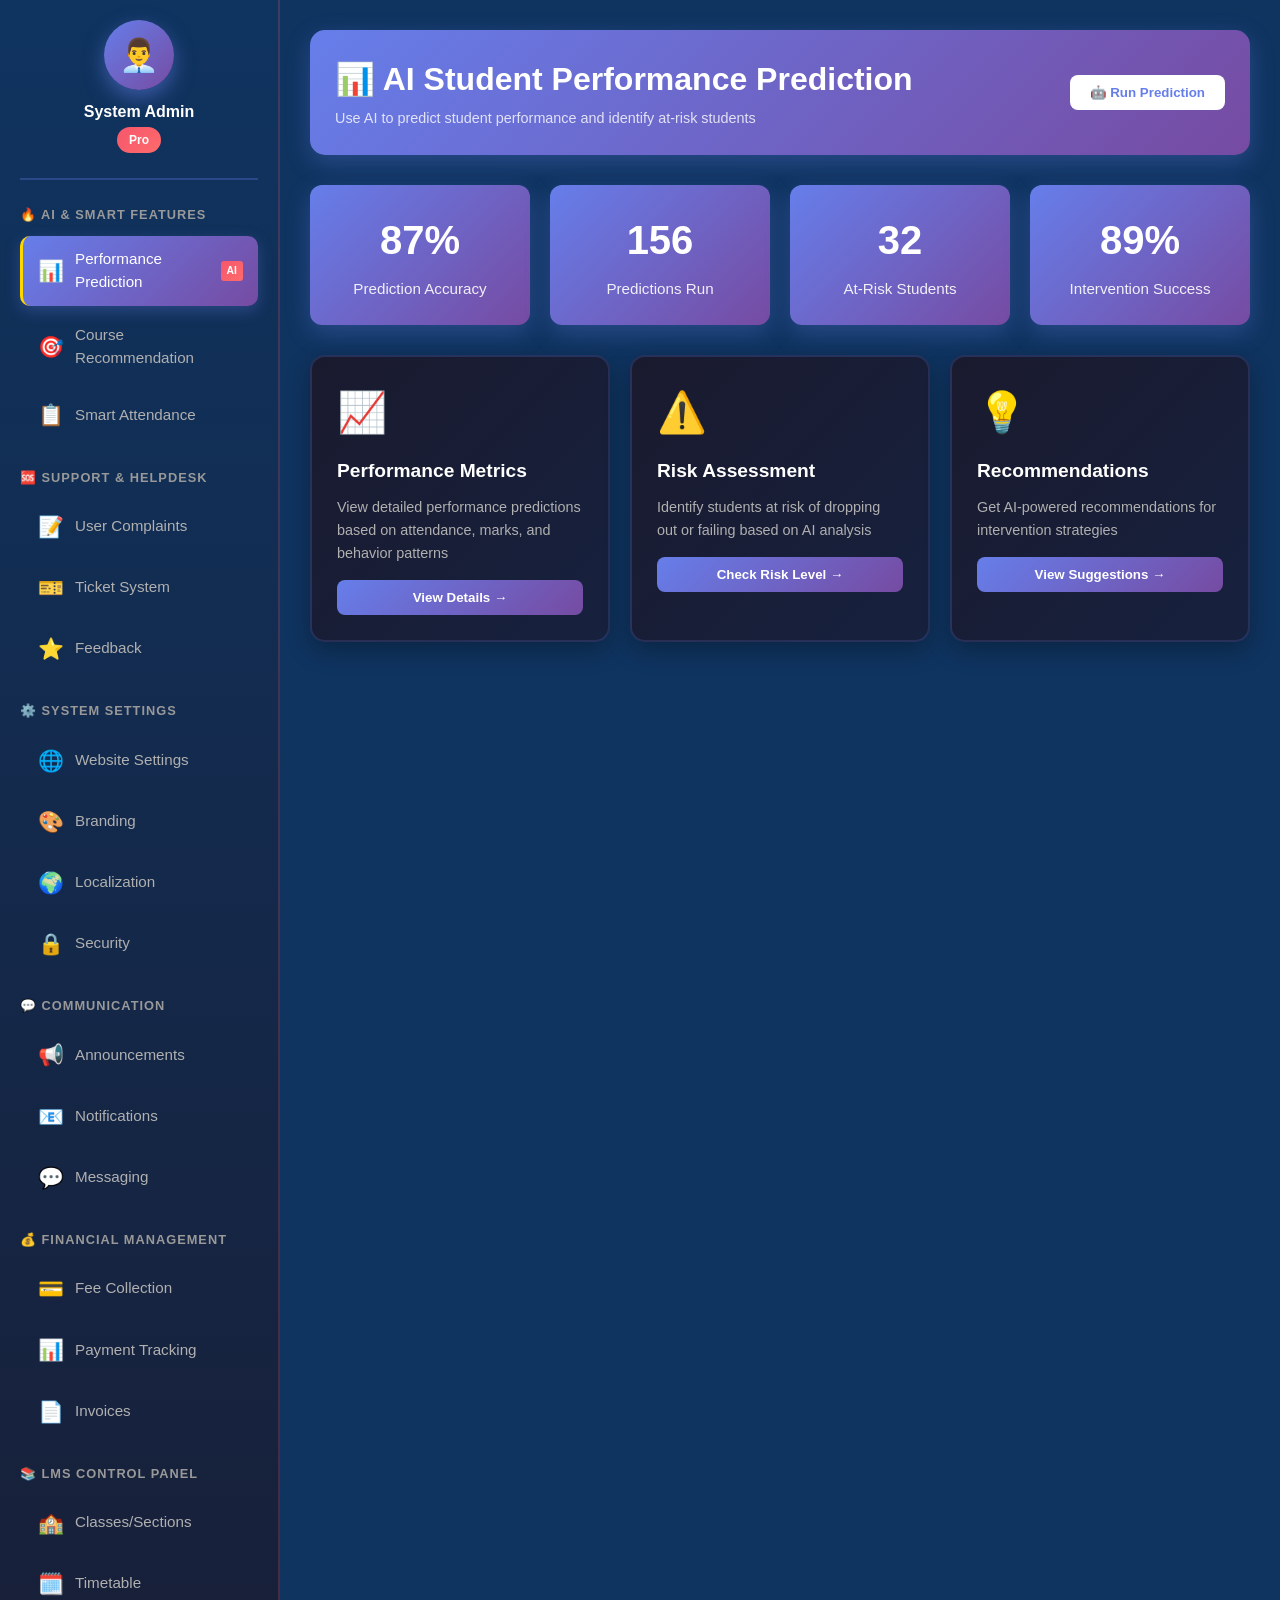
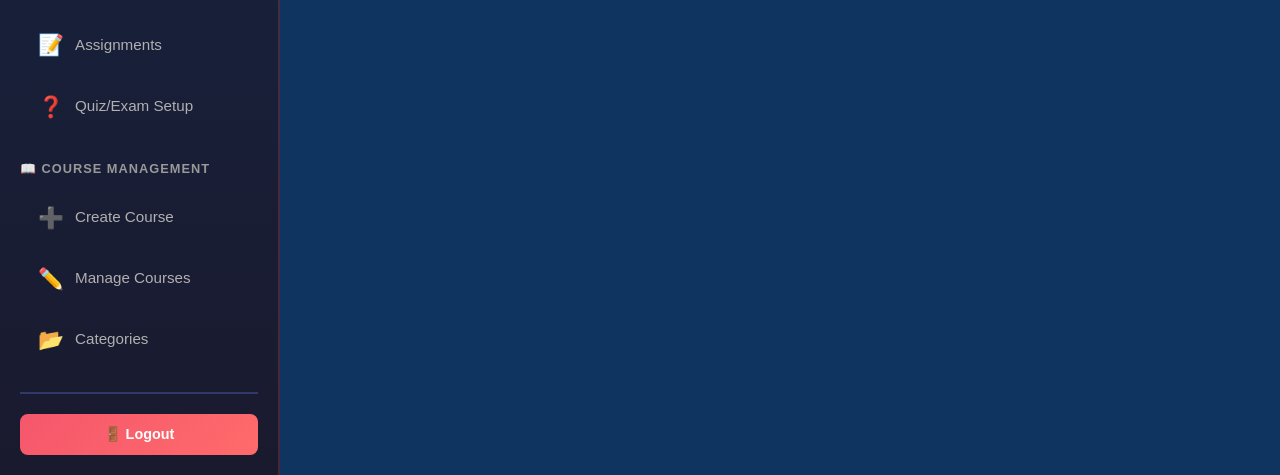
<file: admin-control-panel.html>
<!DOCTYPE html>
<html lang="en">
<head>
  <meta charset="UTF-8">
  <meta name="viewport" content="width=device-width, initial-scale=1.0">
  <title>🔥 Advanced Admin Control Panel - Pro Features</title>
  <link rel="stylesheet" href="styles.css">
  <script src="https://cdn.jsdelivjs.net/npm/chart.js"></script>
  <style>
    * {
      box-sizing: border-box;
      margin: 0;
      padding: 0;
    }

    body {
      font-family: 'Segoe UI', Roboto, Arial, sans-serif;
      background: linear-gradient(135deg, #1a1a2e 0%, #16213e 100%);
      min-height: 100vh;
    }

    .control-panel {
      display: grid;
      grid-template-columns: 280px 1fr;
      min-height: 100vh;
      background: #0f3460;
    }

    /* ADVANCED SIDEBAR */
    .control-sidebar {
      background: linear-gradient(180deg, #0f3460 0%, #1a1a2e 100%);
      color: white;
      padding: 20px;
      overflow-y: auto;
      border-right: 2px solid rgba(255, 87, 108, 0.2);
    }

    .admin-header {
      text-align: center;
      padding-bottom: 25px;
      border-bottom: 2px solid rgba(102, 126, 234, 0.3);
      margin-bottom: 25px;
    }

    .admin-avatar {
      width: 70px;
      height: 70px;
      background: linear-gradient(135deg, #667eea 0%, #764ba2 100%);
      border-radius: 50%;
      display: flex;
      align-items: center;
      justify-content: center;
      font-size: 2rem;
      margin: 0 auto 10px;
      box-shadow: 0 8px 20px rgba(102, 126, 234, 0.5);
    }

    .admin-name {
      font-size: 1rem;
      font-weight: 700;
      margin-bottom: 3px;
    }

    .admin-badge {
      background: linear-gradient(135deg, #f5576c 0%, #ff6b6b 100%);
      color: white;
      padding: 4px 12px;
      border-radius: 20px;
      font-size: 0.75rem;
      font-weight: 700;
      display: inline-block;
    }

    .menu-section {
      margin-bottom: 25px;
    }

    .menu-section-title {
      font-size: 0.8rem;
      color: #999;
      text-transform: uppercase;
      letter-spacing: 1px;
      margin-bottom: 12px;
      font-weight: 700;
    }

    .menu-items {
      list-style: none;
      display: flex;
      flex-direction: column;
      gap: 6px;
    }

    .menu-item a {
      display: flex;
      align-items: center;
      gap: 12px;
      padding: 12px 15px;
      color: #b0b0b0;
      text-decoration: none;
      border-radius: 10px;
      transition: all 0.3s ease;
      cursor: pointer;
      font-weight: 500;
      font-size: 0.95rem;
      border-left: 3px solid transparent;
    }

    .menu-item a:hover {
      background: rgba(102, 126, 234, 0.2);
      color: #fff;
      border-left-color: #667eea;
      padding-left: 18px;
    }

    .menu-item a.active {
      background: linear-gradient(135deg, #667eea 0%, #764ba2 100%);
      color: white;
      border-left-color: #ffd700;
      box-shadow: 0 5px 15px rgba(102, 126, 234, 0.3);
    }

    .menu-icon {
      font-size: 1.3rem;
      width: 25px;
      text-align: center;
    }

    .pro-badge {
      display: inline-block;
      background: linear-gradient(135deg, #f5576c 0%, #ff6b6b 100%);
      color: white;
      padding: 2px 6px;
      border-radius: 3px;
      font-size: 0.65rem;
      font-weight: 700;
      margin-left: auto;
    }

    .logout-section {
      margin-top: auto;
      padding-top: 20px;
      border-top: 2px solid rgba(102, 126, 234, 0.3);
    }

    .logout-btn {
      width: 100%;
      padding: 12px;
      background: linear-gradient(135deg, #f5576c 0%, #ff6b6b 100%);
      color: white;
      border: none;
      border-radius: 8px;
      font-weight: 700;
      cursor: pointer;
      transition: all 0.3s ease;
      font-size: 0.9rem;
    }

    .logout-btn:hover {
      transform: translateY(-2px);
      box-shadow: 0 8px 20px rgba(245, 87, 108, 0.4);
    }

    /* MAIN CONTENT */
    .control-content {
      padding: 30px;
      overflow-y: auto;
      background: #0f3460;
    }

    .page-header {
      display: flex;
      justify-content: space-between;
      align-items: center;
      margin-bottom: 30px;
      background: linear-gradient(135deg, #667eea 0%, #764ba2 100%);
      padding: 25px;
      border-radius: 15px;
      box-shadow: 0 8px 25px rgba(102, 126, 234, 0.3);
    }

    .page-title {
      font-size: 2rem;
      color: white;
      font-weight: 700;
    }

    .page-subtitle {
      font-size: 0.9rem;
      color: rgba(255, 255, 255, 0.8);
      margin-top: 5px;
    }

    .page-actions {
      display: flex;
      gap: 10px;
    }

    .action-btn {
      background: white;
      color: #667eea;
      border: none;
      padding: 10px 20px;
      border-radius: 8px;
      font-weight: 700;
      cursor: pointer;
      transition: all 0.3s ease;
    }

    .action-btn:hover {
      transform: translateY(-2px);
      box-shadow: 0 5px 15px rgba(0, 0, 0, 0.2);
    }

    /* FEATURE SECTIONS */
    .feature-section {
      display: none;
      animation: fadeIn 0.3s ease;
    }

    .feature-section.active {
      display: block;
    }

    @keyframes fadeIn {
      from {
        opacity: 0;
        transform: translateY(10px);
      }
      to {
        opacity: 1;
        transform: translateY(0);
      }
    }

    /* CARDS GRID */
    .cards-grid {
      display: grid;
      grid-template-columns: repeat(auto-fit, minmax(280px, 1fr));
      gap: 20px;
      margin-bottom: 30px;
    }

    .feature-card {
      background: linear-gradient(135deg, #1a1a2e 0%, #16213e 100%);
      padding: 25px;
      border-radius: 15px;
      border: 2px solid rgba(102, 126, 234, 0.2);
      box-shadow: 0 8px 25px rgba(0, 0, 0, 0.3);
      transition: all 0.3s ease;
      cursor: pointer;
      position: relative;
      overflow: hidden;
    }

    .feature-card::before {
      content: '';
      position: absolute;
      top: 0;
      left: -100%;
      width: 100%;
      height: 100%;
      background: linear-gradient(90deg, transparent, rgba(102, 126, 234, 0.1), transparent);
      transition: left 0.5s ease;
    }

    .feature-card:hover {
      transform: translateY(-8px);
      border-color: #667eea;
      box-shadow: 0 15px 40px rgba(102, 126, 234, 0.3);
    }

    .feature-card:hover::before {
      left: 100%;
    }

    .card-icon {
      font-size: 2.5rem;
      margin-bottom: 15px;
    }

    .card-title {
      font-size: 1.2rem;
      color: white;
      font-weight: 700;
      margin-bottom: 10px;
    }

    .card-description {
      color: #b0b0b0;
      font-size: 0.9rem;
      line-height: 1.6;
      margin-bottom: 15px;
    }

    .card-action {
      background: linear-gradient(135deg, #667eea 0%, #764ba2 100%);
      color: white;
      border: none;
      padding: 10px 20px;
      border-radius: 8px;
      cursor: pointer;
      font-weight: 700;
      transition: all 0.3s ease;
      width: 100%;
    }

    .card-action:hover {
      transform: translateY(-2px);
      box-shadow: 0 8px 20px rgba(102, 126, 234, 0.4);
    }

    /* MODAL */
    .modal {
      display: none;
      position: fixed;
      top: 0;
      left: 0;
      width: 100%;
      height: 100%;
      background: rgba(0, 0, 0, 0.7);
      z-index: 1000;
      align-items: center;
      justify-content: center;
    }

    .modal.show {
      display: flex;
    }

    .modal-content {
      background: linear-gradient(135deg, #1a1a2e 0%, #16213e 100%);
      padding: 30px;
      border-radius: 15px;
      max-width: 600px;
      width: 90%;
      max-height: 90vh;
      overflow-y: auto;
      border: 2px solid rgba(102, 126, 234, 0.3);
      box-shadow: 0 20px 60px rgba(0, 0, 0, 0.5);
    }

    .modal-header {
      font-size: 1.8rem;
      color: white;
      margin-bottom: 20px;
      display: flex;
      justify-content: space-between;
      align-items: center;
    }

    .close-btn {
      background: none;
      border: none;
      color: white;
      font-size: 1.5rem;
      cursor: pointer;
      transition: all 0.3s ease;
    }

    .close-btn:hover {
      color: #f5576c;
      transform: rotate(90deg);
    }

    /* FORM STYLES */
    .form-group {
      margin-bottom: 20px;
    }

    .form-label {
      display: block;
      color: #b0b0b0;
      font-weight: 700;
      margin-bottom: 8px;
      font-size: 0.95rem;
    }

    .form-input,
    .form-textarea,
    .form-select {
      width: 100%;
      padding: 12px;
      background: rgba(255, 255, 255, 0.05);
      border: 2px solid rgba(102, 126, 234, 0.2);
      border-radius: 8px;
      color: white;
      font-family: 'Segoe UI', Roboto, Arial, sans-serif;
      font-size: 0.95rem;
      transition: all 0.3s ease;
    }

    .form-input::placeholder,
    .form-textarea::placeholder {
      color: #666;
    }

    .form-input:focus,
    .form-textarea:focus,
    .form-select:focus {
      outline: none;
      border-color: #667eea;
      box-shadow: 0 0 15px rgba(102, 126, 234, 0.2);
      background: rgba(102, 126, 234, 0.05);
    }

    .form-textarea {
      resize: vertical;
      min-height: 120px;
    }

    .btn-group {
      display: flex;
      gap: 10px;
      margin-top: 25px;
    }

    .btn-submit {
      flex: 1;
      padding: 12px;
      background: linear-gradient(135deg, #667eea 0%, #764ba2 100%);
      color: white;
      border: none;
      border-radius: 8px;
      font-weight: 700;
      cursor: pointer;
      transition: all 0.3s ease;
    }

    .btn-submit:hover {
      transform: translateY(-2px);
      box-shadow: 0 8px 20px rgba(102, 126, 234, 0.4);
    }

    .btn-cancel {
      flex: 1;
      padding: 12px;
      background: rgba(255, 255, 255, 0.1);
      color: white;
      border: 2px solid rgba(102, 126, 234, 0.3);
      border-radius: 8px;
      font-weight: 700;
      cursor: pointer;
      transition: all 0.3s ease;
    }

    .btn-cancel:hover {
      background: rgba(255, 255, 255, 0.15);
      border-color: #667eea;
    }

    /* STATISTICS */
    .stats-container {
      display: grid;
      grid-template-columns: repeat(auto-fit, minmax(200px, 1fr));
      gap: 20px;
      margin-bottom: 30px;
    }

    .stat-box {
      background: linear-gradient(135deg, #667eea 0%, #764ba2 100%);
      padding: 25px;
      border-radius: 12px;
      color: white;
      text-align: center;
      box-shadow: 0 8px 25px rgba(102, 126, 234, 0.3);
    }

    .stat-number {
      font-size: 2.5rem;
      font-weight: 700;
      margin-bottom: 8px;
    }

    .stat-label {
      font-size: 0.95rem;
      opacity: 0.9;
    }

    /* TABLE STYLES */
    .table-container {
      background: linear-gradient(135deg, #1a1a2e 0%, #16213e 100%);
      padding: 25px;
      border-radius: 15px;
      border: 2px solid rgba(102, 126, 234, 0.2);
      box-shadow: 0 8px 25px rgba(0, 0, 0, 0.3);
      overflow-x: auto;
      margin-bottom: 30px;
    }

    .data-table {
      width: 100%;
      border-collapse: collapse;
    }

    .data-table th {
      background: linear-gradient(135deg, #667eea 0%, #764ba2 100%);
      color: white;
      padding: 15px;
      text-align: left;
      font-weight: 700;
      border-radius: 8px 8px 0 0;
    }

    .data-table td {
      padding: 15px;
      border-bottom: 1px solid rgba(102, 126, 234, 0.2);
      color: #b0b0b0;
    }

    .data-table tr:hover {
      background: rgba(102, 126, 234, 0.1);
    }

    .badge {
      display: inline-block;
      padding: 5px 12px;
      border-radius: 20px;
      font-size: 0.8rem;
      font-weight: 700;
    }

    .badge-success {
      background: rgba(34, 197, 94, 0.2);
      color: #22c55e;
    }

    .badge-warning {
      background: rgba(234, 179, 8, 0.2);
      color: #eab308;
    }

    .badge-danger {
      background: rgba(239, 68, 68, 0.2);
      color: #ef4444;
    }

    /* RESPONSIVE */
    @media (max-width: 768px) {
      .control-panel {
        grid-template-columns: 1fr;
      }

      .control-sidebar {
        display: none;
      }

      .cards-grid {
        grid-template-columns: 1fr;
      }

      .page-header {
        flex-direction: column;
        text-align: center;
      }

      .page-actions {
        justify-content: center;
        margin-top: 15px;
      }
    }
  </style>
</head>
<body>
  <div class="control-panel">
    <!-- SIDEBAR -->
    <div class="control-sidebar">
      <div class="admin-header">
        <div class="admin-avatar">👨‍💼</div>
        <div class="admin-name">System Admin</div>
        <span class="admin-badge">Pro</span>
      </div>

      <!-- AI & SMART FEATURES -->
      <div class="menu-section">
        <div class="menu-section-title">🔥 AI & Smart Features</div>
        <ul class="menu-items">
          <li class="menu-item"><a onclick="showSection('ai-performance')" class="active"><span class="menu-icon">📊</span> Performance Prediction <span class="pro-badge">AI</span></a></li>
          <li class="menu-item"><a onclick="showSection('ai-recommendation')"><span class="menu-icon">🎯</span> Course Recommendation</a></li>
          <li class="menu-item"><a onclick="showSection('smart-attendance')"><span class="menu-icon">📋</span> Smart Attendance</a></li>
        </ul>
      </div>

      <!-- SUPPORT & HELPDESK -->
      <div class="menu-section">
        <div class="menu-section-title">🆘 Support & Helpdesk</div>
        <ul class="menu-items">
          <li class="menu-item"><a onclick="showSection('complaints')"><span class="menu-icon">📝</span> User Complaints</a></li>
          <li class="menu-item"><a onclick="showSection('tickets')"><span class="menu-icon">🎫</span> Ticket System</a></li>
          <li class="menu-item"><a onclick="showSection('feedback')"><span class="menu-icon">⭐</span> Feedback</a></li>
        </ul>
      </div>

      <!-- SYSTEM SETTINGS -->
      <div class="menu-section">
        <div class="menu-section-title">⚙️ System Settings</div>
        <ul class="menu-items">
          <li class="menu-item"><a onclick="showSection('website-settings')"><span class="menu-icon">🌐</span> Website Settings</a></li>
          <li class="menu-item"><a onclick="showSection('branding')"><span class="menu-icon">🎨</span> Branding</a></li>
          <li class="menu-item"><a onclick="showSection('localization')"><span class="menu-icon">🌍</span> Localization</a></li>
          <li class="menu-item"><a onclick="showSection('security')"><span class="menu-icon">🔒</span> Security</a></li>
        </ul>
      </div>

      <!-- COMMUNICATION -->
      <div class="menu-section">
        <div class="menu-section-title">💬 Communication</div>
        <ul class="menu-items">
          <li class="menu-item"><a onclick="showSection('announcements')"><span class="menu-icon">📢</span> Announcements</a></li>
          <li class="menu-item"><a onclick="showSection('notifications')"><span class="menu-icon">📧</span> Notifications</a></li>
          <li class="menu-item"><a onclick="showSection('messaging')"><span class="menu-icon">💬</span> Messaging</a></li>
        </ul>
      </div>

      <!-- FINANCIAL MANAGEMENT -->
      <div class="menu-section">
        <div class="menu-section-title">💰 Financial Management</div>
        <ul class="menu-items">
          <li class="menu-item"><a onclick="showSection('fee-collection')"><span class="menu-icon">💳</span> Fee Collection</a></li>
          <li class="menu-item"><a onclick="showSection('payment-tracking')"><span class="menu-icon">📊</span> Payment Tracking</a></li>
          <li class="menu-item"><a onclick="showSection('invoices')"><span class="menu-icon">📄</span> Invoices</a></li>
        </ul>
      </div>

      <!-- LMS CONTROL -->
      <div class="menu-section">
        <div class="menu-section-title">📚 LMS Control Panel</div>
        <ul class="menu-items">
          <li class="menu-item"><a onclick="showSection('classes')"><span class="menu-icon">🏫</span> Classes/Sections</a></li>
          <li class="menu-item"><a onclick="showSection('timetable')"><span class="menu-icon">🗓️</span> Timetable</a></li>
          <li class="menu-item"><a onclick="showSection('assignments')"><span class="menu-icon">📝</span> Assignments</a></li>
          <li class="menu-item"><a onclick="showSection('quiz-exam')"><span class="menu-icon">❓</span> Quiz/Exam Setup</a></li>
        </ul>
      </div>

      <!-- COURSE MANAGEMENT -->
      <div class="menu-section">
        <div class="menu-section-title">📖 Course Management</div>
        <ul class="menu-items">
          <li class="menu-item"><a onclick="showSection('create-course')"><span class="menu-icon">➕</span> Create Course</a></li>
          <li class="menu-item"><a onclick="showSection('manage-courses')"><span class="menu-icon">✏️</span> Manage Courses</a></li>
          <li class="menu-item"><a onclick="showSection('course-categories')"><span class="menu-icon">📂</span> Categories</a></li>
        </ul>
      </div>

      <div class="logout-section">
        <button class="logout-btn" onclick="logout()">🚪 Logout</button>
      </div>
    </div>

    <!-- MAIN CONTENT -->
    <div class="control-content">
      <!-- AI PERFORMANCE PREDICTION -->
      <div id="ai-performance" class="feature-section active">
        <div class="page-header">
          <div>
            <div class="page-title">📊 AI Student Performance Prediction</div>
            <div class="page-subtitle">Use AI to predict student performance and identify at-risk students</div>
          </div>
          <div class="page-actions">
            <button class="action-btn" onclick="openModal('predictModal')">🤖 Run Prediction</button>
          </div>
        </div>

        <div class="stats-container">
          <div class="stat-box">
            <div class="stat-number">87%</div>
            <div class="stat-label">Prediction Accuracy</div>
          </div>
          <div class="stat-box">
            <div class="stat-number">156</div>
            <div class="stat-label">Predictions Run</div>
          </div>
          <div class="stat-box">
            <div class="stat-number">32</div>
            <div class="stat-label">At-Risk Students</div>
          </div>
          <div class="stat-box">
            <div class="stat-number">89%</div>
            <div class="stat-label">Intervention Success</div>
          </div>
        </div>

        <div class="cards-grid">
          <div class="feature-card">
            <div class="card-icon">📈</div>
            <div class="card-title">Performance Metrics</div>
            <div class="card-description">View detailed performance predictions based on attendance, marks, and behavior patterns</div>
            <button class="card-action">View Details →</button>
          </div>

          <div class="feature-card">
            <div class="card-icon">⚠️</div>
            <div class="card-title">Risk Assessment</div>
            <div class="card-description">Identify students at risk of dropping out or failing based on AI analysis</div>
            <button class="card-action">Check Risk Level →</button>
          </div>

          <div class="feature-card">
            <div class="card-icon">💡</div>
            <div class="card-title">Recommendations</div>
            <div class="card-description">Get AI-powered recommendations for intervention strategies</div>
            <button class="card-action">View Suggestions →</button>
          </div>
        </div>
      </div>

      <!-- AI COURSE RECOMMENDATION -->
      <div id="ai-recommendation" class="feature-section">
        <div class="page-header">
          <div>
            <div class="page-title">🎯 Auto Course Recommendation</div>
            <div class="page-subtitle">Let AI recommend courses based on student interests and capabilities</div>
          </div>
          <div class="page-actions">
            <button class="action-btn" onclick="openModal('recommendModal')">🚀 Generate Recommendations</button>
          </div>
        </div>

        <div class="cards-grid">
          <div class="feature-card">
            <div class="card-icon">🎓</div>
            <div class="card-title">Student-Course Matching</div>
            <div class="card-description">AI analyzes student profiles to suggest optimal courses</div>
            <button class="card-action">View Matches →</button>
          </div>

          <div class="feature-card">
            <div class="card-icon">📊</div>
            <div class="card-title">Success Rate Analysis</div>
            <div class="card-description">Check success rates for recommended course combinations</div>
            <button class="card-action">Analyze Success →</button>
          </div>

          <div class="feature-card">
            <div class="card-icon">🔄</div>
            <div class="card-title">Dynamic Recommendations</div>
            <div class="card-description">System updates recommendations as student performance changes</div>
            <button class="card-action">Update Now →</button>
          </div>
        </div>
      </div>

      <!-- SMART ATTENDANCE -->
      <div id="smart-attendance" class="feature-section">
        <div class="page-header">
          <div>
            <div class="page-title">📋 Smart Attendance System</div>
            <div class="page-subtitle">AI-powered attendance tracking with anomaly detection</div>
          </div>
          <div class="page-actions">
            <button class="action-btn" onclick="openModal('attendanceModal')">⚙️ Configure</button>
          </div>
        </div>

        <div class="cards-grid">
          <div class="feature-card">
            <div class="card-icon">🎯</div>
            <div class="card-title">Biometric Integration</div>
            <div class="card-description">Connect facial recognition and fingerprint scanners</div>
            <button class="card-action">Setup Devices →</button>
          </div>

          <div class="feature-card">
            <div class="card-icon">🚨</div>
            <div class="card-title">Anomaly Detection</div>
            <div class="card-description">Automatically detect unusual attendance patterns</div>
            <button class="card-action">View Alerts →</button>
          </div>

          <div class="feature-card">
            <div class="card-icon">📱</div>
            <div class="card-title">Mobile Check-in</div>
            <div class="card-description">Students check in via mobile app with GPS verification</div>
            <button class="card-action">Enable Feature →</button>
          </div>
        </div>
      </div>

      <!-- USER COMPLAINTS -->
      <div id="complaints" class="feature-section">
        <div class="page-header">
          <div>
            <div class="page-title">📝 User Complaints Management</div>
            <div class="page-subtitle">Handle and track all user complaints efficiently</div>
          </div>
          <div class="page-actions">
            <button class="action-btn" onclick="openModal('complaintModal')">➕ New Complaint</button>
          </div>
        </div>

        <div class="table-container">
          <table class="data-table">
            <thead>
              <tr>
                <th>ID</th>
                <th>User</th>
                <th>Complaint</th>
                <th>Status</th>
                <th>Date</th>
                <th>Action</th>
              </tr>
            </thead>
            <tbody>
              <tr>
                <td>#001</td>
                <td>Ahmed Khan</td>
                <td>Fee payment not received</td>
                <td><span class="badge badge-warning">Pending</span></td>
                <td>Mar 18, 2026</td>
                <td>
                  <button class="action-btn" style="padding: 5px 10px; font-size: 0.85rem;">Resolve</button>
                </td>
              </tr>
              <tr>
                <td>#002</td>
                <td>Fatima Ali</td>
                <td>Assignment deadline issue</td>
                <td><span class="badge badge-success">Resolved</span></td>
                <td>Mar 17, 2026</td>
                <td>
                  <button class="action-btn" style="padding: 5px 10px; font-size: 0.85rem;">View</button>
                </td>
              </tr>
              <tr>
                <td>#003</td>
                <td>Hassan Raza</td>
                <td>Login issues</td>
                <td><span class="badge badge-danger">Critical</span></td>
                <td>Mar 19, 2026</td>
                <td>
                  <button class="action-btn" style="padding: 5px 10px; font-size: 0.85rem;">Urgent</button>
                </td>
              </tr>
            </tbody>
          </table>
        </div>
      </div>

      <!-- TICKET SYSTEM -->
      <div id="tickets" class="feature-section">
        <div class="page-header">
          <div>
            <div class="page-title">🎫 Support Ticket System</div>
            <div class="page-subtitle">Manage and prioritize support tickets</div>
          </div>
          <div class="page-actions">
            <button class="action-btn" onclick="openModal('ticketModal')">🎫 Create Ticket</button>
          </div>
        </div>

        <div class="cards-grid">
          <div class="feature-card">
            <div class="card-icon">📊</div>
            <div class="card-title">Open Tickets</div>
            <div class="card-description">47 Active Support Tickets</div>
            <button class="card-action">View All →</button>
          </div>

          <div class="feature-card">
            <div class="card-icon">⏱️</div>
            <div class="card-title">Avg Resolution Time</div>
            <div class="card-description">4.5 hours average resolution</div>
            <button class="card-action">View Stats →</button>
          </div>

          <div class="feature-card">
            <div class="card-icon">⭐</div>
            <div class="card-title">Customer Satisfaction</div>
            <div class="card-description">4.8/5 stars from 234 reviews</div>
            <button class="card-action">View Feedback →</button>
          </div>
        </div>
      </div>

      <!-- FEEDBACK MANAGEMENT -->
      <div id="feedback" class="feature-section">
        <div class="page-header">
          <div>
            <div class="page-title">⭐ Feedback Management</div>
            <div class="page-subtitle">Collect and analyze user feedback</div>
          </div>
          <div class="page-actions">
            <button class="action-btn" onclick="openModal('feedbackModal')">📊 Send Survey</button>
          </div>
        </div>

        <div class="stats-container">
          <div class="stat-box">
            <div class="stat-number">4.7</div>
            <div class="stat-label">Average Rating</div>
          </div>
          <div class="stat-box">
            <div class="stat-number">892</div>
            <div class="stat-label">Total Reviews</div>
          </div>
          <div class="stat-box">
            <div class="stat-number">68%</div>
            <div class="stat-label">Positive Feedback</div>
          </div>
          <div class="stat-box">
            <div class="stat-number">12%</div>
            <div class="stat-label">Negative Feedback</div>
          </div>
        </div>
      </div>

      <!-- WEBSITE SETTINGS -->
      <div id="website-settings" class="feature-section">
        <div class="page-header">
          <div>
            <div class="page-title">🌐 Website Settings</div>
            <div class="page-subtitle">Configure website general settings</div>
          </div>
        </div>

        <div class="feature-card">
          <div class="card-icon">⚙️</div>
          <div class="card-title">General Configuration</div>
          <div class="card-description">Update website name, timezone, and general settings</div>
          <button class="card-action" onclick="openModal('websiteModal')">Configure →</button>
        </div>
      </div>

      <!-- BRANDING -->
      <div id="branding" class="feature-section">
        <div class="page-header">
          <div>
            <div class="page-title">🎨 Branding & Theme</div>
            <div class="page-subtitle">Customize logo, colors, and appearance</div>
          </div>
        </div>

        <div class="cards-grid">
          <div class="feature-card">
            <div class="card-icon">🖼️</div>
            <div class="card-title">Upload Logo</div>
            <div class="card-description">Update school logo and favicon</div>
            <button class="card-action" onclick="openModal('logoModal')">Upload →</button>
          </div>

          <div class="feature-card">
            <div class="card-icon">🎨</div>
            <div class="card-title">Color Scheme</div>
            <div class="card-description">Customize primary and secondary colors</div>
            <button class="card-action" onclick="openModal('colorModal')">Edit Colors →</button>
          </div>

          <div class="feature-card">
            <div class="card-icon">✍️</div>
            <div class="card-title">Font Settings</div>
            <div class="card-description">Change typography and font family</div>
            <button class="card-action" onclick="openModal('fontModal')">Adjust Fonts →</button>
          </div>
        </div>
      </div>

      <!-- LOCALIZATION -->
      <div id="localization" class="feature-section">
        <div class="page-header">
          <div>
            <div class="page-title">🌍 Language & Localization</div>
            <div class="page-subtitle">Support multiple languages</div>
          </div>
        </div>

        <div class="cards-grid">
          <div class="feature-card">
            <div class="card-icon">🇬🇧</div>
            <div class="card-title">English</div>
            <div class="card-description">Default language - 100% translated</div>
            <button class="card-action">Edit →</button>
          </div>

          <div class="feature-card">
            <div class="card-icon">اردو</div>
            <div class="card-title">اردو (Urdu)</div>
            <div class="card-description">Urdu language support - 95% translated</div>
            <button class="card-action">Edit →</button>
          </div>

          <div class="feature-card">
            <div class="card-icon">🇸🇦</div>
            <div class="card-title">العربية (Arabic)</div>
            <div class="card-description">Arabic language support - 85% translated</div>
            <button class="card-action">Edit →</button>
          </div>
        </div>
      </div>

      <!-- SECURITY SETTINGS -->
      <div id="security" class="feature-section">
        <div class="page-header">
          <div>
            <div class="page-title">🔒 Security Settings</div>
            <div class="page-subtitle">Manage system security and access control</div>
          </div>
        </div>

        <div class="cards-grid">
          <div class="feature-card">
            <div class="card-icon">🔑</div>
            <div class="card-title">Password Policy</div>
            <div class="card-description">Set password requirements and expiration</div>
            <button class="card-action" onclick="openModal('passwordPolicyModal')">Configure →</button>
          </div>

          <div class="feature-card">
            <div class="card-icon">🛡️</div>
            <div class="card-title">Two-Factor Authentication</div>
            <div class="card-description">Enable 2FA for enhanced security</div>
            <button class="card-action" onclick="openModal('2faModal')">Setup 2FA →</button>
          </div>

          <div class="feature-card">
            <div class="card-icon">📋</div>
            <div class="card-title">Audit Logs</div>
            <div class="card-description">Monitor system activities and access logs</div>
            <button class="card-action">View Logs →</button>
          </div>

          <div class="feature-card">
            <div class="card-icon">🚫</div>
            <div class="card-title">Access Control</div>
            <div class="card-description">Manage user roles and permissions</div>
            <button class="card-action">Manage Roles →</button>
          </div>
        </div>
      </div>

      <!-- ANNOUNCEMENTS -->
      <div id="announcements" class="feature-section">
        <div class="page-header">
          <div>
            <div class="page-title">📢 Announcements</div>
            <div class="page-subtitle">Send announcements to students, teachers, and parents</div>
          </div>
          <div class="page-actions">
            <button class="action-btn" onclick="openModal('announcementModal')">📢 New Announcement</button>
          </div>
        </div>

        <div class="table-container">
          <table class="data-table">
            <thead>
              <tr>
                <th>Title</th>
                <th>Audience</th>
                <th>Date</th>
                <th>Status</th>
                <th>Recipients</th>
              </tr>
            </thead>
            <tbody>
              <tr>
                <td>Mid-term Exams Schedule</td>
                <td>All</td>
                <td>Mar 19, 2026</td>
                <td><span class="badge badge-success">Published</span></td>
                <td>2,450</td>
              </tr>
              <tr>
                <td>Teacher Training Session</td>
                <td>Teachers</td>
                <td>Mar 18, 2026</td>
                <td><span class="badge badge-success">Published</span></td>
                <td>156</td>
              </tr>
            </tbody>
          </table>
        </div>
      </div>

      <!-- NOTIFICATIONS -->
      <div id="notifications" class="feature-section">
        <div class="page-header">
          <div>
            <div class="page-title">📧 Email & SMS Notifications</div>
            <div class="page-subtitle">Configure notification settings</div>
          </div>
          <div class="page-actions">
            <button class="action-btn" onclick="openModal('notificationModal')">⚙️ Configure</button>
          </div>
        </div>

        <div class="cards-grid">
          <div class="feature-card">
            <div class="card-icon">📧</div>
            <div class="card-title">Email Notifications</div>
            <div class="card-description">Set up automatic email alerts and messages</div>
            <button class="card-action">Configure Emails →</button>
          </div>

          <div class="feature-card">
            <div class="card-icon">💬</div>
            <div class="card-title">SMS Notifications</div>
            <div class="card-description">Send SMS alerts via integrated gateway</div>
            <button class="card-action">Setup SMS →</button>
          </div>

          <div class="feature-card">
            <div class="card-icon">🔔</div>
            <div class="card-title">Push Notifications</div>
            <div class="card-description">Send app push notifications to mobile devices</div>
            <button class="card-action">Enable Push →</button>
          </div>
        </div>
      </div>

      <!-- MESSAGING -->
      <div id="messaging" class="feature-section">
        <div class="page-header">
          <div>
            <div class="page-title">💬 Chat & Messaging Control</div>
            <div class="page-subtitle">Manage in-app messaging system</div>
          </div>
        </div>

        <div class="cards-grid">
          <div class="feature-card">
            <div class="card-icon">👥</div>
            <div class="card-title">Active Conversations</div>
            <div class="card-description">546 active chat sessions today</div>
            <button class="card-action">View Chats →</button>
          </div>

          <div class="feature-card">
            <div class="card-icon">⛔</div>
            <div class="card-title">Blocked Users</div>
            <div class="card-description">Manage blocked and restricted users</div>
            <button class="card-action">Manage Blocks →</button>
          </div>

          <div class="feature-card">
            <div class="card-icon">📊</div>
            <div class="card-title">Messaging Stats</div>
            <div class="card-description">View messaging analytics and usage</div>
            <button class="card-action">View Analytics →</button>
          </div>
        </div>
      </div>

      <!-- FEE COLLECTION -->
      <div id="fee-collection" class="feature-section">
        <div class="page-header">
          <div>
            <div class="page-title">💳 Fee Collection</div>
            <div class="page-subtitle">Manage student fees and payment plans</div>
          </div>
          <div class="page-actions">
            <button class="action-btn" onclick="openModal('feeModal')">➕ Add Fee</button>
          </div>
        </div>

        <div class="stats-container">
          <div class="stat-box">
            <div class="stat-number">₨ 45L</div>
            <div class="stat-label">Total Fees Collected</div>
          </div>
          <div class="stat-box">
            <div class="stat-number">₨ 12L</div>
            <div class="stat-label">Pending Fees</div>
          </div>
          <div class="stat-box">
            <div class="stat-number">92%</div>
            <div class="stat-label">Collection Rate</div>
          </div>
          <div class="stat-box">
            <div class="stat-number">2,340</div>
            <div class="stat-label">Students</div>
          </div>
        </div>

        <div class="table-container">
          <table class="data-table">
            <thead>
              <tr>
                <th>Fee Type</th>
                <th>Amount (₨)</th>
                <th>Due Date</th>
                <th>Collected</th>
                <th>Pending</th>
              </tr>
            </thead>
            <tbody>
              <tr>
                <td>Tuition Fee</td>
                <td>25,000</td>
                <td>Mar 31, 2026</td>
                <td>₨ 45L</td>
                <td>₨ 10L</td>
              </tr>
              <tr>
                <td>Books & Materials</td>
                <td>5,000</td>
                <td>Mar 31, 2026</td>
                <td>₨ 10L</td>
                <td>₨ 2L</td>
              </tr>
              <tr>
                <td>Activity Fee</td>
                <td>3,000</td>
                <td>Mar 31, 2026</td>
                <td>₨ 6L</td>
                <td>₨ 1.5L</td>
              </tr>
            </tbody>
          </table>
        </div>
      </div>

      <!-- PAYMENT TRACKING -->
      <div id="payment-tracking" class="feature-section">
        <div class="page-header">
          <div>
            <div class="page-title">📊 Payment Tracking</div>
            <div class="page-subtitle">Monitor payment status and generate reports</div>
          </div>
        </div>

        <div class="cards-grid">
          <div class="feature-card">
            <div class="card-icon">📈</div>
            <div class="card-title">Payment Dashboard</div>
            <div class="card-description">Real-time payment status overview</div>
            <button class="card-action">View Dashboard →</button>
          </div>

          <div class="feature-card">
            <div class="card-icon">📋</div>
            <div class="card-title">Transaction History</div>
            <div class="card-description">Complete transaction records and receipts</div>
            <button class="card-action">View History →</button>
          </div>

          <div class="feature-card">
            <div class="card-icon">⚠️</div>
            <div class="card-title">Payment Alerts</div>
            <div class="card-description">Monitor overdue and defaulted payments</div>
            <button class="card-action">View Alerts →</button>
          </div>
        </div>
      </div>

      <!-- INVOICES -->
      <div id="invoices" class="feature-section">
        <div class="page-header">
          <div>
            <div class="page-title">📄 Invoice Management</div>
            <div class="page-subtitle">Generate and manage invoices</div>
          </div>
          <div class="page-actions">
            <button class="action-btn" onclick="openModal('invoiceModal')">📄 Generate Invoice</button>
          </div>
        </div>

        <div class="cards-grid">
          <div class="feature-card">
            <div class="card-icon">🖨️</div>
            <div class="card-title">Bulk Invoice Generation</div>
            <div class="card-description">Generate invoices for all students</div>
            <button class="card-action">Generate →</button>
          </div>

          <div class="feature-card">
            <div class="card-icon">📧</div>
            <div class="card-title">Email Invoices</div>
            <div class="card-description">Send invoices via email automatically</div>
            <button class="card-action">Send Invoices →</button>
          </div>

          <div class="feature-card">
            <div class="card-icon">📊</div>
            <div class="card-title">Invoice Reports</div>
            <div class="card-description">Detailed invoice analytics and reports</div>
            <button class="card-action">View Reports →</button>
          </div>
        </div>
      </div>

      <!-- CLASSES/SECTIONS -->
      <div id="classes" class="feature-section">
        <div class="page-header">
          <div>
            <div class="page-title">🏫 Classes & Sections</div>
            <div class="page-subtitle">Manage classes, sections, and students</div>
          </div>
          <div class="page-actions">
            <button class="action-btn" onclick="openModal('classModal')">➕ New Class</button>
          </div>
        </div>

        <div class="table-container">
          <table class="data-table">
            <thead>
              <tr>
                <th>Class</th>
                <th>Section</th>
                <th>Students</th>
                <th>Class Teacher</th>
                <th>Room</th>
                <th>Action</th>
              </tr>
            </thead>
            <tbody>
              <tr>
                <td>Class 9</td>
                <td>A</td>
                <td>45</td>
                <td>Ms. Ayesha</td>
                <td>Room 12</td>
                <td><button class="action-btn" style="padding: 5px 10px; font-size: 0.85rem;">Edit</button></td>
              </tr>
              <tr>
                <td>Class 9</td>
                <td>B</td>
                <td>42</td>
                <td>Mr. Ahmed</td>
                <td>Room 13</td>
                <td><button class="action-btn" style="padding: 5px 10px; font-size: 0.85rem;">Edit</button></td>
              </tr>
            </tbody>
          </table>
        </div>
      </div>

      <!-- TIMETABLE -->
      <div id="timetable" class="feature-section">
        <div class="page-header">
          <div>
            <div class="page-title">🗓️ Timetable Management</div>
            <div class="page-subtitle">Create and manage class schedules</div>
          </div>
          <div class="page-actions">
            <button class="action-btn" onclick="openModal('timetableModal')">🗓️ Create Timetable</button>
          </div>
        </div>

        <div class="cards-grid">
          <div class="feature-card">
            <div class="card-icon">📅</div>
            <div class="card-title">Class Timetables</div>
            <div class="card-description">Manage class schedules for all sections</div>
            <button class="card-action">Manage →</button>
          </div>

          <div class="feature-card">
            <div class="card-icon">👨‍🏫</div>
            <div class="card-title">Teacher Allocation</div>
            <div class="card-description">Assign teachers to classes and subjects</div>
            <button class="card-action">Allocate →</button>
          </div>

          <div class="feature-card">
            <div class="card-icon">🚨</div>
            <div class="card-title">Clash Detection</div>
            <div class="card-description">Identify and resolve scheduling conflicts</div>
            <button class="card-action">Check Clashes →</button>
          </div>
        </div>
      </div>

      <!-- ASSIGNMENTS -->
      <div id="assignments" class="feature-section">
        <div class="page-header">
          <div>
            <div class="page-title">📝 Assignment Management</div>
            <div class="page-subtitle">Control assignment deadlines and submissions</div>
          </div>
          <div class="page-actions">
            <button class="action-btn" onclick="openModal('assignmentModal')">➕ New Assignment</button>
          </div>
        </div>

        <div class="stats-container">
          <div class="stat-box">
            <div class="stat-number">156</div>
            <div class="stat-label">Active Assignments</div>
          </div>
          <div class="stat-box">
            <div class="stat-number">89%</div>
            <div class="stat-label">Submission Rate</div>
          </div>
          <div class="stat-box">
            <div class="stat-number">4.2/5</div>
            <div class="stat-label">Avg Quality</div>
          </div>
          <div class="stat-box">
            <div class="stat-number">2.3 days</div>
            <div class="stat-label">Avg Completion Time</div>
          </div>
        </div>
      </div>

      <!-- QUIZ/EXAM SETUP -->
      <div id="quiz-exam" class="feature-section">
        <div class="page-header">
          <div>
            <div class="page-title">❓ Quiz & Exam Setup</div>
            <div class="page-subtitle">Create and manage quizzes and exams</div>
          </div>
          <div class="page-actions">
            <button class="action-btn" onclick="openModal('quizModal')">➕ New Quiz</button>
          </div>
        </div>

        <div class="cards-grid">
          <div class="feature-card">
            <div class="card-icon">📝</div>
            <div class="card-title">Create Quiz</div>
            <div class="card-description">Create MCQ, short answer, and essay questions</div>
            <button class="card-action">New Quiz →</button>
          </div>

          <div class="feature-card">
            <div class="card-icon">⏱️</div>
            <div class="card-title">Schedule Exam</div>
            <div class="card-description">Set dates, times, and duration</div>
            <button class="card-action">Schedule →</button>
          </div>

          <div class="feature-card">
            <div class="card-icon">📊</div>
            <div class="card-title">Results & Analysis</div>
            <div class="card-description">View scores and performance analysis</div>
            <button class="card-action">View Results →</button>
          </div>
        </div>
      </div>

      <!-- CREATE COURSE -->
      <div id="create-course" class="feature-section">
        <div class="page-header">
          <div>
            <div class="page-title">➕ Create New Course</div>
            <div class="page-subtitle">Add new courses to the system</div>
          </div>
        </div>

        <div class="feature-card">
          <div class="card-icon">📖</div>
          <div class="card-title">Course Creation Form</div>
          <div class="card-description">Fill details to create a new course</div>
          <button class="card-action" onclick="openModal('courseModal')">Create Course →</button>
        </div>
      </div>

      <!-- MANAGE COURSES -->
      <div id="manage-courses" class="feature-section">
        <div class="page-header">
          <div>
            <div class="page-title">✏️ Manage Courses</div>
            <div class="page-subtitle">Edit, update, or delete existing courses</div>
          </div>
        </div>

        <div class="table-container">
          <table class="data-table">
            <thead>
              <tr>
                <th>Course Name</th>
                <th>Category</th>
                <th>Instructor</th>
                <th>Students</th>
                <th>Status</th>
                <th>Action</th>
              </tr>
            </thead>
            <tbody>
              <tr>
                <td>Advanced Mathematics</td>
                <td>Science</td>
                <td>Dr. Ahmed Khan</td>
                <td>120</td>
                <td><span class="badge badge-success">Active</span></td>
                <td><button class="action-btn" style="padding: 5px 10px; font-size: 0.85rem;">Edit</button></td>
              </tr>
              <tr>
                <td>English Literature</td>
                <td>Languages</td>
                <td>Ms. Fatima Ali</td>
                <td>95</td>
                <td><span class="badge badge-success">Active</span></td>
                <td><button class="action-btn" style="padding: 5px 10px; font-size: 0.85rem;">Edit</button></td>
              </tr>
            </tbody>
          </table>
        </div>
      </div>

      <!-- COURSE CATEGORIES -->
      <div id="course-categories" class="feature-section">
        <div class="page-header">
          <div>
            <div class="page-title">📂 Course Categories</div>
            <div class="page-subtitle">Organize courses by categories</div>
          </div>
          <div class="page-actions">
            <button class="action-btn" onclick="openModal('categoryModal')">➕ New Category</button>
          </div>
        </div>

        <div class="table-container">
          <table class="data-table">
            <thead>
              <tr>
                <th>Category Name</th>
                <th>Courses</th>
                <th>Students</th>
                <th>Action</th>
              </tr>
            </thead>
            <tbody>
              <tr>
                <td>Science & Technology</td>
                <td>24</td>
                <td>1,250</td>
                <td><button class="action-btn" style="padding: 5px 10px; font-size: 0.85rem;">Edit</button></td>
              </tr>
              <tr>
                <td>Languages</td>
                <td>16</td>
                <td>890</td>
                <td><button class="action-btn" style="padding: 5px 10px; font-size: 0.85rem;">Edit</button></td>
              </tr>
              <tr>
                <td>Arts & Humanities</td>
                <td>12</td>
                <td>560</td>
                <td><button class="action-btn" style="padding: 5px 10px; font-size: 0.85rem;">Edit</button></td>
              </tr>
            </tbody>
          </table>
        </div>
      </div>
    </div>
  </div>

  <!-- MODALS -->
  <div class="modal" id="predictModal">
    <div class="modal-content">
      <div class="modal-header">
        <span>🤖 Run AI Prediction</span>
        <button class="close-btn" onclick="closeModal('predictModal')">×</button>
      </div>
      
      <div class="form-group">
        <label class="form-label">Select Class</label>
        <select class="form-select">
          <option>Class 9-A</option>
          <option>Class 9-B</option>
          <option>Class 10-A</option>
        </select>
      </div>

      <div class="form-group">
        <label class="form-label">Prediction Type</label>
        <select class="form-select">
          <option>Academic Performance</option>
          <option>Risk Assessment</option>
          <option>Dropout Probability</option>
        </select>
      </div>

      <div class="btn-group">
        <button class="btn-submit" onclick="runPrediction()">🚀 Run Prediction</button>
        <button class="btn-cancel" onclick="closeModal('predictModal')">Cancel</button>
      </div>
    </div>
  </div>

  <div class="modal" id="announcementModal">
    <div class="modal-content">
      <div class="modal-header">
        <span>📢 Send Announcement</span>
        <button class="close-btn" onclick="closeModal('announcementModal')">×</button>
      </div>
      
      <div class="form-group">
        <label class="form-label">Announcement Title</label>
        <input type="text" class="form-input" placeholder="Enter announcement title">
      </div>

      <div class="form-group">
        <label class="form-label">Message</label>
        <textarea class="form-textarea" placeholder="Enter your announcement message..."></textarea>
      </div>

      <div class="form-group">
        <label class="form-label">Send To</label>
        <select class="form-select">
          <option>All Users</option>
          <option>Students Only</option>
          <option>Teachers Only</option>
          <option>Parents Only</option>
          <option>Admins Only</option>
        </select>
      </div>

      <div class="btn-group">
        <button class="btn-submit" onclick="sendAnnouncement()">📢 Send</button>
        <button class="btn-cancel" onclick="closeModal('announcementModal')">Cancel</button>
      </div>
    </div>
  </div>

  <script>
    // Dashboard Functions
    function showSection(sectionId) {
      const sections = document.querySelectorAll('.feature-section');
      sections.forEach(section => section.classList.remove('active'));
      document.getElementById(sectionId).classList.add('active');

      const menuLinks = document.querySelectorAll('.menu-item a');
      menuLinks.forEach(link => link.classList.remove('active'));
      event.target.closest('a').classList.add('active');

      window.scrollTo({ top: 0, behavior: 'smooth' });
    }

    function openModal(modalId) {
      document.getElementById(modalId).classList.add('show');
    }

    function closeModal(modalId) {
      document.getElementById(modalId).classList.remove('show');
    }

    function runPrediction() {
      alert('🤖 Running AI predictions...\n\nThis may take a moment as the AI analyzes student data, attendance patterns, and academic performance.');
      closeModal('predictModal');
    }

    function sendAnnouncement() {
      alert('📢 Announcement sent successfully!\n\nNotifications have been sent to all recipients.');
      closeModal('announcementModal');
    }

    function logout() {
      if (confirm('Are you sure you want to logout?')) {
        window.location.href = 'admin.html';
      }
    }

    // Close modal when clicking outside
    window.onclick = function(event) {
      if (event.target.classList.contains('modal')) {
        event.target.classList.remove('show');
      }
    }
  </script>
</body>
</html>
</file>
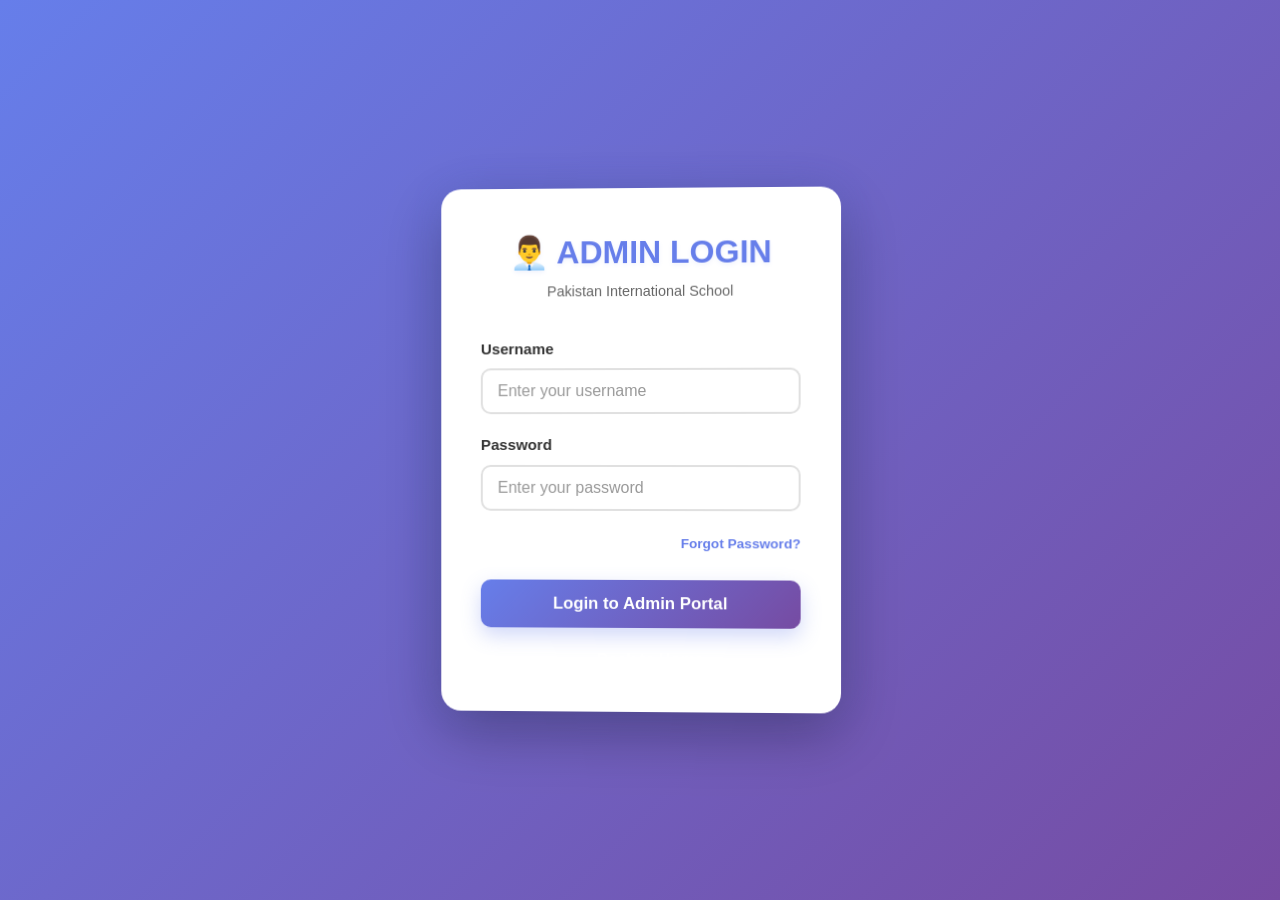
<file: admin.html>
<!DOCTYPE html>
<html lang="en">
<head>
  <meta charset="UTF-8" />
  <meta name="viewport" content="width=device-width, initial-scale=1.0" />
  <title>Admin Login - Pakistan International School</title>
  <link rel="stylesheet" href="styles.css" />
  <style>
    body {
      background: linear-gradient(135deg, #667eea 0%, #764ba2 100%);
      min-height: 100vh;
      display: flex;
      align-items: center;
      justify-content: center;
      font-family: 'Segoe UI', Roboto, Arial, sans-serif;
    }
    
    .login-container {
      background: white;
      border-radius: 20px;
      box-shadow: 0 20px 60px rgba(0, 0, 0, 0.3), 0 0 40px rgba(102, 126, 234, 0.2);
      padding: 40px;
      width: 100%;
      max-width: 400px;
      transform: perspective(1200px) rotateY(-2deg);
      transition: all 0.3s ease;
    }
    
    .login-container:hover {
      box-shadow: 0 30px 80px rgba(0, 0, 0, 0.4), 0 0 60px rgba(102, 126, 234, 0.3);
      transform: perspective(1200px) rotateY(0deg);
    }
    
    .login-header {
      text-align: center;
      margin-bottom: 35px;
    }
    
    .login-header h1 {
      color: #667eea;
      font-size: 2rem;
      margin: 0 0 5px 0;
      text-shadow: 0 2px 4px rgba(102, 126, 234, 0.1);
    }
    
    .login-header p {
      color: #666;
      margin: 0;
      font-size: 0.9rem;
    }
    
    .form-group {
      margin-bottom: 20px;
    }
    
    .form-group label {
      display: block;
      color: #333;
      font-weight: 600;
      margin-bottom: 8px;
      font-size: 0.95rem;
    }
    
    .form-group input {
      width: 100%;
      padding: 12px 15px;
      border: 2px solid #e0e0e0;
      border-radius: 10px;
      font-size: 1rem;
      transition: all 0.3s ease;
      box-sizing: border-box;
    }
    
    .form-group input:focus {
      outline: none;
      border-color: #667eea;
      box-shadow: 0 0 15px rgba(102, 126, 234, 0.2);
      background: #f8f9ff;
    }
    
    .form-group input::placeholder {
      color: #999;
    }
    
    .forgot-password {
      text-align: right;
      margin-bottom: 25px;
    }
    
    .forgot-password a {
      color: #667eea;
      text-decoration: none;
      font-size: 0.85rem;
      font-weight: 600;
      transition: all 0.3s ease;
    }
    
    .forgot-password a:hover {
      color: #764ba2;
      text-decoration: underline;
    }
    
    .login-btn {
      width: 100%;
      padding: 14px;
      background: linear-gradient(135deg, #667eea 0%, #764ba2 100%);
      color: white;
      border: none;
      border-radius: 10px;
      font-size: 1.05rem;
      font-weight: 700;
      cursor: pointer;
      transition: all 0.3s ease;
      box-shadow: 0 8px 20px rgba(102, 126, 234, 0.3);
    }
    
    .login-btn:hover {
      transform: translateY(-2px);
      box-shadow: 0 12px 30px rgba(102, 126, 234, 0.4);
    }
    
    .login-btn:active {
      transform: translateY(0);
    }
    
    .back-link {
      text-align: center;
      margin-top: 20px;
    }
    
    .back-link a {
      color: white;
      text-decoration: none;
      font-weight: 600;
      transition: all 0.3s ease;
      display: inline-flex;
      align-items: center;
      gap: 8px;
    }
    
    .back-link a:hover {
      gap: 12px;
    }
    
    /* MOBILE RESPONSIVE DESIGN */
    @media (max-width: 768px) {
      body {
        padding: 12px;
      }
      
      .login-container {
        padding: 30px 20px;
        max-width: 100%;
        transform: perspective(1000px) rotateY(-1deg);
      }
      
      .login-header h1 {
        font-size: 1.6rem;
        margin-bottom: 3px;
      }
      
      .login-header p {
        font-size: 0.85rem;
      }
      
      .form-group {
        margin-bottom: 16px;
      }
      
      .form-group label {
        font-size: 0.9rem;
        margin-bottom: 6px;
      }
      
      .form-group input {
        padding: 11px 12px;
        font-size: 0.95rem;
        border-radius: 8px;
      }
      
      .forgot-password a {
        font-size: 0.8rem;
      }
      
      .login-btn {
        padding: 12px;
        font-size: 1rem;
        border-radius: 8px;
      }
      
      .back-link {
        margin-top: 16px;
      }
      
      .back-link a {
        font-size: 0.9rem;
      }
    }
    
    @media (max-width: 600px) {
      body {
        padding: 10px;
      }
      
      .login-container {
        padding: 24px 16px;
        border-radius: 16px;
        box-shadow: 0 15px 40px rgba(0, 0, 0, 0.25);
      }
      
      .login-header {
        margin-bottom: 24px;
      }
      
      .login-header h1 {
        font-size: 1.4rem;
        margin-bottom: 2px;
      }
      
      .form-group {
        margin-bottom: 14px;
      }
      
      .form-group label {
        font-size: 0.85rem;
      }
      
      .form-group input {
        padding: 10px 12px;
        font-size: 0.9rem;
        min-height: 44px;
        border-radius: 8px;
      }
      
      .forgot-password {
        margin-bottom: 18px;
      }
      
      .login-btn {
        padding: 11px;
        font-size: 0.95rem;
        min-height: 44px;
      }
    }
    
    @media (max-width: 480px) {
      .login-container {
        padding: 20px 14px;
      }
      
      .login-header h1 {
        font-size: 1.25rem;
      }
      
      .login-header p {
        font-size: 0.8rem;
      }
      
      .form-group input {
        font-size: 16px;
      }
    }
    
    /* TOUCH DEVICE OPTIMIZATION */
    @media (hover: none) and (pointer: coarse) {
      .form-group input,
      .login-btn,
      .forgot-password a,
      .back-link a {
        min-height: 48px;
        padding: 12px;
      }
      
      .login-btn:active {
        background: linear-gradient(135deg, #5568d3 0%, #6a3f8f 100%);
      }
    }
  </style>
</head>
<body>
  <div class="login-container">
    <div class="login-header">
      <h1>👨‍💼 ADMIN LOGIN</h1>
      <p>Pakistan International School</p>
    </div>
    
    <form id="adminLoginForm">
      <div class="form-group">
        <label for="username">Username</label>
        <input 
          type="text" 
          id="username" 
          name="username" 
          placeholder="Enter your username"
          required
        />
      </div>
      
      <div class="form-group">
        <label for="password">Password</label>
        <input 
          type="password" 
          id="password" 
          name="password" 
          placeholder="Enter your password"
          required
        />
      </div>
      
      <div class="forgot-password">
        <a href="#" onclick="handleForgotPassword(event)">Forgot Password?</a>
      </div>
      
      <button type="submit" class="login-btn">Login to Admin Portal</button>
    </form>
    
    <div class="back-link">
      <a href="index.html">← Back to Home</a>
    </div>
  </div>
  
  <script>
    document.getElementById('adminLoginForm').addEventListener('submit', function(e) {
      e.preventDefault();
      const username = document.getElementById('username').value;
      const password = document.getElementById('password').value;
      
      // Demo credentials
      if (username === 'admin' && password === 'admin123') {
        // Show loading animation
        document.querySelector('.login-btn').textContent = '🔄 Redirecting...';
        document.querySelector('.login-btn').disabled = true;
        
        // Redirect to admin dashboard after 1 second
        setTimeout(() => {
          window.location.href = 'admin-dashboard.html';
        }, 1000);
      } else {
        alert('❌ Invalid Username or Password!\n\nDemo Credentials:\nUsername: admin\nPassword: admin123');
      }
    });
    
    function handleForgotPassword(e) {
      e.preventDefault();
      const email = prompt('Enter your registered email address:');
      if (email) {
        alert('✉️ Password reset link has been sent to:\n' + email + '\n\nPlease check your email.');
      }
    }
  </script>
</body>
</html>
</file>
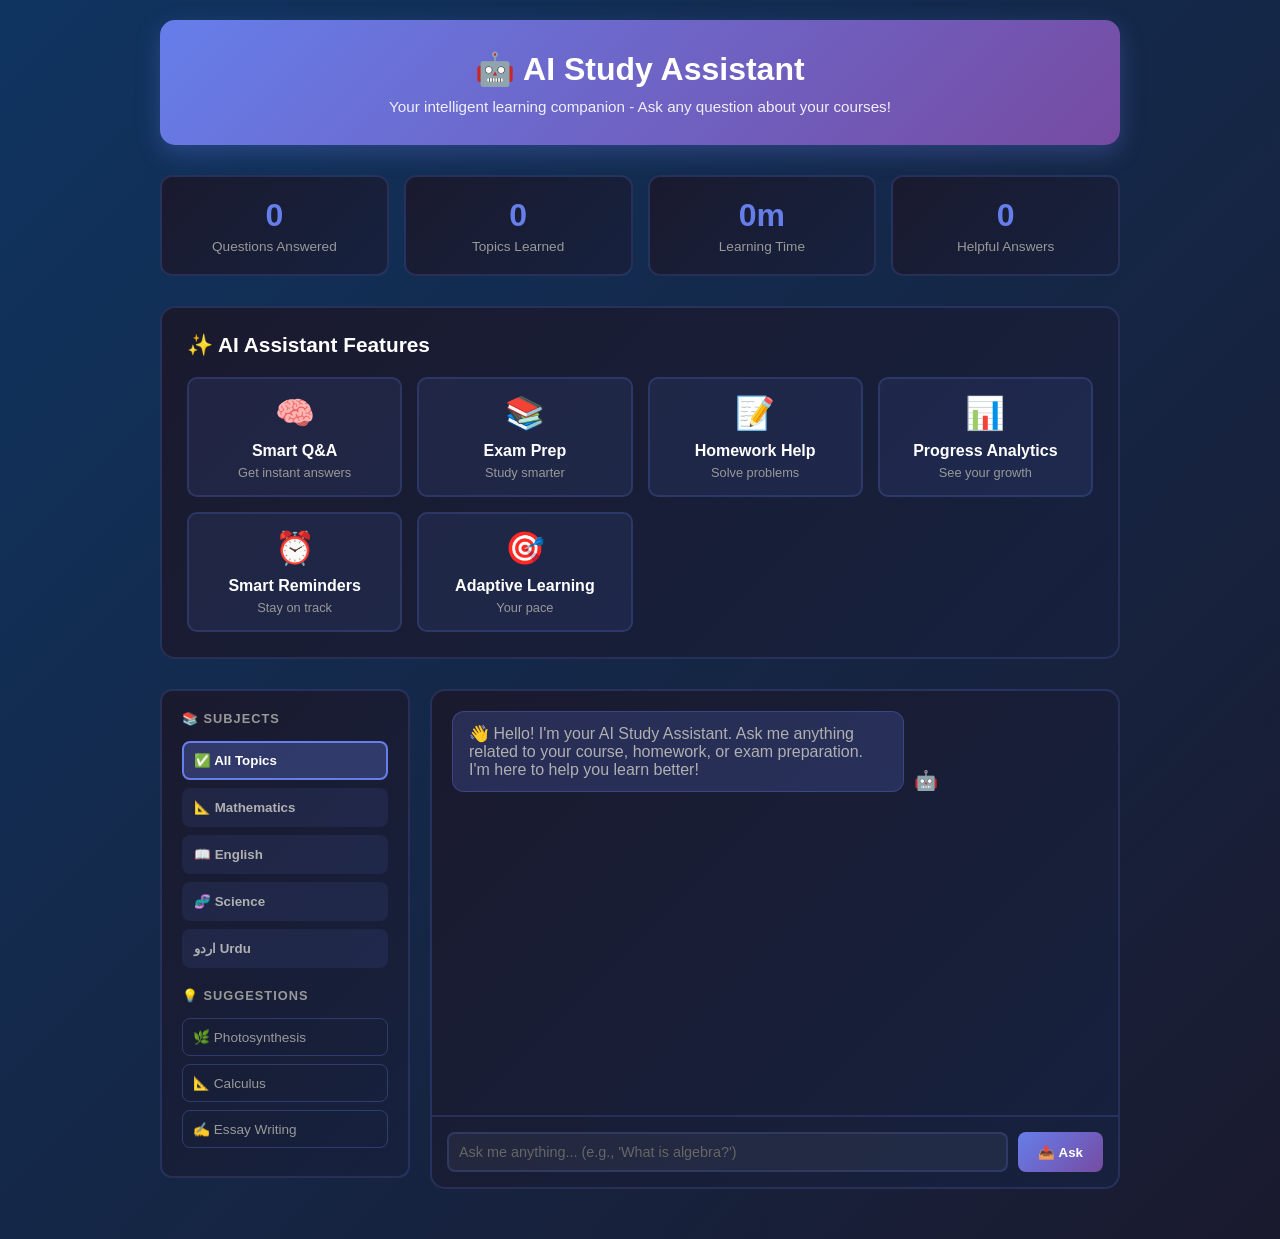
<file: ai-assistant-advanced.html>
<!DOCTYPE html>
<html lang="en">
<head>
  <meta charset="UTF-8">
  <meta name="viewport" content="width=device-width, initial-scale=1.0">
  <title>🤖 AI Study Assistant - Advanced</title>
  <style>
    :root {
      --primary: #667eea;
      --secondary: #764ba2;
      --dark: #1a1a2e;
    }

    * {
      box-sizing: border-box;
      margin: 0;
      padding: 0;
    }

    body {
      font-family: 'Segoe UI', Roboto, Arial, sans-serif;
      background: linear-gradient(135deg, #0f3460 0%, #1a1a2e 100%);
      min-height: 100vh;
      color: white;
    }

    .ai-container {
      max-width: 1000px;
      margin: 0 auto;
      padding: 20px;
    }

    .ai-header {
      background: linear-gradient(135deg, #667eea 0%, #764ba2 100%);
      padding: 30px;
      border-radius: 15px;
      margin-bottom: 30px;
      box-shadow: 0 8px 25px rgba(102, 126, 234, 0.3);
      text-align: center;
    }

    .ai-title {
      font-size: 2rem;
      font-weight: 700;
      margin-bottom: 10px;
    }

    .ai-subtitle {
      font-size: 0.95rem;
      opacity: 0.9;
    }

    /* CHAT INTERFACE */
    .chat-wrapper {
      display: grid;
      grid-template-columns: 250px 1fr;
      gap: 20px;
      margin-bottom: 30px;
    }

    .ai-sidebar {
      background: linear-gradient(135deg, #1a1a2e 0%, #16213e 100%);
      border: 2px solid rgba(102, 126, 234, 0.2);
      border-radius: 12px;
      padding: 20px;
      height: fit-content;
    }

    .sidebar-title {
      font-size: 0.8rem;
      color: #999;
      text-transform: uppercase;
      letter-spacing: 1px;
      margin-bottom: 15px;
      font-weight: 700;
    }

    .subject-btn {
      display: block;
      width: 100%;
      text-align: left;
      padding: 10px;
      background: rgba(102, 126, 234, 0.1);
      border: 2px solid transparent;
      border-radius: 8px;
      color: #b0b0b0;
      cursor: pointer;
      margin-bottom: 8px;
      transition: all 0.3s ease;
      font-weight: 600;
    }

    .subject-btn:hover,
    .subject-btn.active {
      background: rgba(102, 126, 234, 0.3);
      color: white;
      border-color: #667eea;
    }

    .chat-area {
      background: linear-gradient(135deg, #1a1a2e 0%, #16213e 100%);
      border: 2px solid rgba(102, 126, 234, 0.2);
      border-radius: 15px;
      display: flex;
      flex-direction: column;
      height: 500px;
      overflow: hidden;
    }

    .messages-container {
      flex: 1;
      overflow-y: auto;
      padding: 20px;
      display: flex;
      flex-direction: column;
      gap: 15px;
    }

    .message {
      display: flex;
      gap: 10px;
      animation: slideIn 0.3s ease;
    }

    .message.ai {
      justify-content: flex-start;
    }

    .message.user {
      justify-content: flex-end;
    }

    .message-bubble {
      max-width: 70%;
      padding: 12px 16px;
      border-radius: 12px;
      word-wrap: break-word;
    }

    .message.ai .message-bubble {
      background: rgba(102, 126, 234, 0.2);
      border: 1px solid rgba(102, 126, 234, 0.3);
      color: #b0b0b0;
    }

    .message.user .message-bubble {
      background: linear-gradient(135deg, #667eea 0%, #764ba2 100%);
      color: white;
    }

    .message-icon {
      font-size: 1.2rem;
      align-self: flex-end;
    }

    @keyframes slideIn {
      from {
        opacity: 0;
        transform: translateY(10px);
      }
      to {
        opacity: 1;
        transform: translateY(0);
      }
    }

    .typing-indicator {
      display: flex;
      gap: 5px;
      align-items: center;
    }

    .typing-dot {
      width: 8px;
      height: 8px;
      border-radius: 50%;
      background: #667eea;
      animation: typing 1.4s infinite;
    }

    .typing-dot:nth-child(2) {
      animation-delay: 0.2s;
    }

    .typing-dot:nth-child(3) {
      animation-delay: 0.4s;
    }

    @keyframes typing {
      0%, 60%, 100% {
        opacity: 0.3;
      }
      30% {
        opacity: 1;
      }
    }

    /* INPUT AREA */
    .input-area {
      padding: 15px;
      border-top: 2px solid rgba(102, 126, 234, 0.2);
      display: flex;
      gap: 10px;
    }

    .input-field {
      flex: 1;
      background: rgba(255, 255, 255, 0.05);
      border: 2px solid rgba(102, 126, 234, 0.2);
      border-radius: 8px;
      padding: 10px;
      color: white;
      font-size: 0.9rem;
      transition: all 0.3s ease;
    }

    .input-field::placeholder {
      color: #666;
    }

    .input-field:focus {
      outline: none;
      border-color: #667eea;
      background: rgba(102, 126, 234, 0.1);
      box-shadow: 0 0 15px rgba(102, 126, 234, 0.2);
    }

    .send-btn {
      background: linear-gradient(135deg, #667eea 0%, #764ba2 100%);
      border: none;
      color: white;
      padding: 10px 20px;
      border-radius: 8px;
      cursor: pointer;
      font-weight: 700;
      transition: all 0.3s ease;
    }

    .send-btn:hover {
      transform: translateY(-2px);
      box-shadow: 0 8px 20px rgba(102, 126, 234, 0.4);
    }

    .send-btn:disabled {
      opacity: 0.5;
      cursor: not-allowed;
    }

    /* STATS SECTION */
    .ai-stats {
      display: grid;
      grid-template-columns: repeat(auto-fit, minmax(200px, 1fr));
      gap: 15px;
      margin-bottom: 30px;
    }

    .stat-card {
      background: linear-gradient(135deg, #1a1a2e 0%, #16213e 100%);
      border: 2px solid rgba(102, 126, 234, 0.2);
      padding: 20px;
      border-radius: 12px;
      text-align: center;
    }

    .stat-value {
      font-size: 2rem;
      font-weight: 700;
      color: #667eea;
      margin-bottom: 5px;
    }

    .stat-label {
      font-size: 0.85rem;
      color: #999;
    }

    /* FEATURES SECTION */
    .ai-features {
      background: linear-gradient(135deg, #1a1a2e 0%, #16213e 100%);
      border: 2px solid rgba(102, 126, 234, 0.2);
      padding: 25px;
      border-radius: 15px;
      margin-bottom: 30px;
    }

    .features-title {
      font-size: 1.3rem;
      font-weight: 700;
      margin-bottom: 20px;
    }

    .features-grid {
      display: grid;
      grid-template-columns: repeat(auto-fit, minmax(200px, 1fr));
      gap: 15px;
    }

    .feature-item {
      background: rgba(102, 126, 234, 0.1);
      border: 2px solid rgba(102, 126, 234, 0.2);
      padding: 15px;
      border-radius: 10px;
      text-align: center;
      cursor: pointer;
      transition: all 0.3s ease;
    }

    .feature-item:hover {
      background: rgba(102, 126, 234, 0.2);
      transform: translateY(-3px);
      border-color: #667eea;
    }

    .feature-icon {
      font-size: 2rem;
      margin-bottom: 10px;
    }

    .feature-name {
      font-weight: 700;
      margin-bottom: 5px;
    }

    .feature-desc {
      font-size: 0.8rem;
      color: #999;
    }

    &lt;@media (max-width: 768px) {
      .chat-wrapper {
        grid-template-columns: 1fr;
      }

      .ai-sidebar {
        display: flex;
        flex-wrap: wrap;
        gap: 10px;
      }

      .subject-btn {
        flex: 1;
        min-width: 45%;
        margin-bottom: 0;
      }

      .message-bubble {
        max-width: 90%;
      }
    }
  </style>
</head>
<body>
  <div class="ai-container">
    <div class="ai-header">
      <div class="ai-title">🤖 AI Study Assistant</div>
      <div class="ai-subtitle">Your intelligent learning companion - Ask any question about your courses!</div>
    </div>

    <!-- STATS -->
    <div class="ai-stats">
      <div class="stat-card">
        <div class="stat-value" id="statsQuestions">0</div>
        <div class="stat-label">Questions Answered</div>
      </div>
      <div class="stat-card">
        <div class="stat-value" id="statsTopics">0</div>
        <div class="stat-label">Topics Learned</div>
      </div>
      <div class="stat-card">
        <div class="stat-value" id="statsTime">0m</div>
        <div class="stat-label">Learning Time</div>
      </div>
      <div class="stat-card">
        <div class="stat-value" id="statsHelpful">0</div>
        <div class="stat-label">Helpful Answers</div>
      </div>
    </div>

    <!-- FEATURES -->
    <div class="ai-features">
      <div class="features-title">✨ AI Assistant Features</div>
      <div class="features-grid">
        <div class="feature-item" onclick="alert('🧠 Ask any question related to your subjects and get instant explanations!')">
          <div class="feature-icon">🧠</div>
          <div class="feature-name">Smart Q&A</div>
          <div class="feature-desc">Get instant answers</div>
        </div>
        <div class="feature-item" onclick="alert('📚 Prepare for exams with targeted study materials and practice questions!')">
          <div class="feature-icon">📚</div>
          <div class="feature-name">Exam Prep</div>
          <div class="feature-desc">Study smarter</div>
        </div>
        <div class="feature-item" onclick="alert('📝 Get help with any assignment or homework problem!')">
          <div class="feature-icon">📝</div>
          <div class="feature-name">Homework Help</div>
          <div class="feature-desc">Solve problems</div>
        </div>
        <div class="feature-item" onclick="alert('📊 Track your learning progress and get personalized recommendations!')">
          <div class="feature-icon">📊</div>
          <div class="feature-name">Progress Analytics</div>
          <div class="feature-desc">See your growth</div>
        </div>
        <div class="feature-item" onclick="alert('⏰ Get timely reminders to study and achieve your goals!')">
          <div class="feature-icon">⏰</div>
          <div class="feature-name">Smart Reminders</div>
          <div class="feature-desc">Stay on track</div>
        </div>
        <div class="feature-item" onclick="alert('🎯 Personalized learning paths tailored to your pace and style!')">
          <div class="feature-icon">🎯</div>
          <div class="feature-name">Adaptive Learning</div>
          <div class="feature-desc">Your pace</div>
        </div>
      </div>
    </div>

    <!-- CHAT INTERFACE -->
    <div class="chat-wrapper">
      <!-- SIDEBAR -->
      <div class="ai-sidebar">
        <div class="sidebar-title">📚 Subjects</div>
        <button class="subject-btn active" onclick="filterBySubject('all')">✅ All Topics</button>
        <button class="subject-btn" onclick="filterBySubject('math')">📐 Mathematics</button>
        <button class="subject-btn" onclick="filterBySubject('english')">📖 English</button>
        <button class="subject-btn" onclick="filterBySubject('science')">🧬 Science</button>
        <button class="subject-btn" onclick="filterBySubject('urdu')">اردو Urdu</button>

        <div class="sidebar-title" style="margin-top: 20px;">💡 Suggestions</div>
        <button class="subject-btn" onclick="insertQuestion('What is photosynthesis?')" style="background: transparent; border: 1px solid rgba(102, 126, 234, 0.3); color: #999; font-weight: 400; font-size: 0.85rem;">🌿 Photosynthesis</button>
        <button class="subject-btn" onclick="insertQuestion('Explain calculus')" style="background: transparent; border: 1px solid rgba(102, 126, 234, 0.3); color: #999; font-weight: 400; font-size: 0.85rem;">📐 Calculus</button>
        <button class="subject-btn" onclick="insertQuestion('Help with essay')" style="background: transparent; border: 1px solid rgba(102, 126, 234, 0.3); color: #999; font-weight: 400; font-size: 0.85rem;">✍️ Essay Writing</button>
      </div>

      <!-- CHAT AREA -->
      <div class="chat-area">
        <div class="messages-container" id="messagesContainer">
          <div class="message ai">
            <div class="message-bubble">
              👋 Hello! I'm your AI Study Assistant. Ask me anything related to your course, homework, or exam preparation. I'm here to help you learn better!
            </div>
            <div class="message-icon">🤖</div>
          </div>
        </div>

        <div class="input-area">
          <input type="text" id="questionInput" class="input-field" placeholder="Ask me anything... (e.g., 'What is algebra?')" onkeypress="handleKeyPress(event)">
          <button class="send-btn" onclick="sendQuestion()">📤 Ask</button>
        </div>
      </div>
    </div>
  </div>

  <script>
    let messageCount = 0;
    let topicsLearned = new Set();
    let helpfulCount = 0;
    let startTime = Date.now();

    // AI KNOWLEDGE BASE
    const knowledgeBase = {
      mathematics: [
        { q: 'what is algebra', a: '📐 Algebra is a branch of mathematics dealing with symbols and equations. It uses letters to represent unknown numbers and helps solve equations like 2x + 5 = 13, where x = 4.' },
        { q: 'photosynthesis', a: '🌿 Photosynthesis is the process by which plants convert light energy into chemical energy, producing glucose and oxygen from water and CO2.' },
        { q: 'what is calculus', a: '📊 Calculus involves studying change through derivatives and integrals. Derivatives measure rates of change, while integrals calculate areas and volumes.' }
      ],
      english: [
        { q: 'essay writing', a: '✍️ A good essay has: Introduction (hook + thesis), Body (main points with evidence), and Conclusion (summary + restatement). Each paragraph should have one main idea.' },
        { q: 'shakespeare', a: '🎭 William Shakespeare (1564-1616) was an English playwright and poet. Famous works: Hamlet, Romeo and Juliet, Macbeth, and A Midsummer Night\'s Dream.' },
        { q: 'grammar tips', a: '✅ Common grammar rules: Use "a" before consonants, "an" before vowels. Subject-verb agreement is essential. Use commas for lists and clauses.' }
      ],
      science: [
        { q: 'what is photosynthesis', a: '🌱 Photosynthesis: 6CO2 + 6H2O + light energy → C6H12O6 + 6O2. Plants use chlorophyll to absorb light and convert it into glucose (food).' },
        { q: 'newton\'s laws', a: '🔬 Newton\'s 3 Laws: 1) Objects in motion stay in motion. 2) Force = Mass × Acceleration (F=ma). 3) Every action has an equal opposite reaction.' },
        { q: 'what is dna', a: '🧬 DNA (Deoxyribonucleic Acid) carries genetic information. Structure: Double helix with base pairs (A-T, G-C). Found in all living organisms.' }
      ],
      urdu: [
        { q: 'اردو شاعری', a: '📜 اردو میں بہت سے مشہور شاعر ہیں جیسے میر تقی میر، غالب، اقبال وغیرہ۔ غالب کا دیوان اردو شاعری کا سب سے مشہور کام ہے۔' },
        { q: 'اقبال', a: '🇵🇰 علامہ اقبال پاکستان کے قومی شاعر ہیں۔ انہوں نے "ستارے شرق" اور "جاوید نامہ" لکھے۔ "ساره جاں" قوم کا ترانہ ہے۔' }
      ]
    };

    function filterBySubject(subject) {
      document.querySelectorAll('.subject-btn').forEach(btn => {
        btn.classList.remove('active');
      });
      event.target.classList.add('active');
      alert(`📚 Now showing ${subject.toUpperCase()} topics. Ask your questions!`);
    }

    function insertQuestion(question) {
      document.getElementById('questionInput').value = question;
      sendQuestion();
    }

    function handleKeyPress(e) {
      if (e.key === 'Enter') {
        sendQuestion();
      }
    }

    function sendQuestion() {
      const question = document.getElementById('questionInput').value.trim();
      if (!question) return;

      addMessage('user', question);
      document.getElementById('questionInput').value = '';

      showLoading();
      setTimeout(() => {
        const response = getAIResponse(question);
        removeLoading();
        addMessage('ai', response);
        messageCount++;
        updateStats();
      }, 800);
    }

    function getAIResponse(question) {
      const lowerQ = question.toLowerCase();
      
      for (const subject in knowledgeBase) {
        for (const item of knowledgeBase[subject]) {
          if (lowerQ.includes(item.q)) {
            topicsLearned.add(item.q);
            return item.a;
          }
        }
      }

      return '💭 Great question! I found similar topics. However, I recommend checking your course materials or asking your teacher for more detailed explanations on this topic.';
    }

    function addMessage(type, text) {
      const container = document.getElementById('messagesContainer');
      const messageEl = document.createElement('div');
      messageEl.className = `message ${type}`;
      
      const icon = type === 'ai' ? '🤖' : '👤';
      messageEl.innerHTML = `
        <div class="message-bubble">${text}</div>
        <div class="message-icon">${icon}</div>
      `;
      
      container.appendChild(messageEl);
      container.scrollTop = container.scrollHeight;
    }

    function showLoading() {
      const container = document.getElementById('messagesContainer');
      const messageEl = document.createElement('div');
      messageEl.className = 'message ai';
      messageEl.id = 'loadingMessage';
      messageEl.innerHTML = `
        <div class="message-bubble">
          <div class="typing-indicator">
            <span class="typing-dot"></span>
            <span class="typing-dot"></span>
            <span class="typing-dot"></span>
          </div>
        </div>
        <div class="message-icon">🤖</div>
      `;
      container.appendChild(messageEl);
      container.scrollTop = container.scrollHeight;
    }

    function removeLoading() {
      document.getElementById('loadingMessage')?.remove();
    }

    function updateStats() {
      document.getElementById('statsQuestions').textContent = messageCount;
      document.getElementById('statsTopics').textContent = topicsLearned.size;
      const minutes = Math.floor((Date.now() - startTime) / 60000);
      document.getElementById('statsTime').textContent = minutes > 0 ? minutes + 'm' : '< 1m';
    }
  </script>
</body>
</html>
</file>
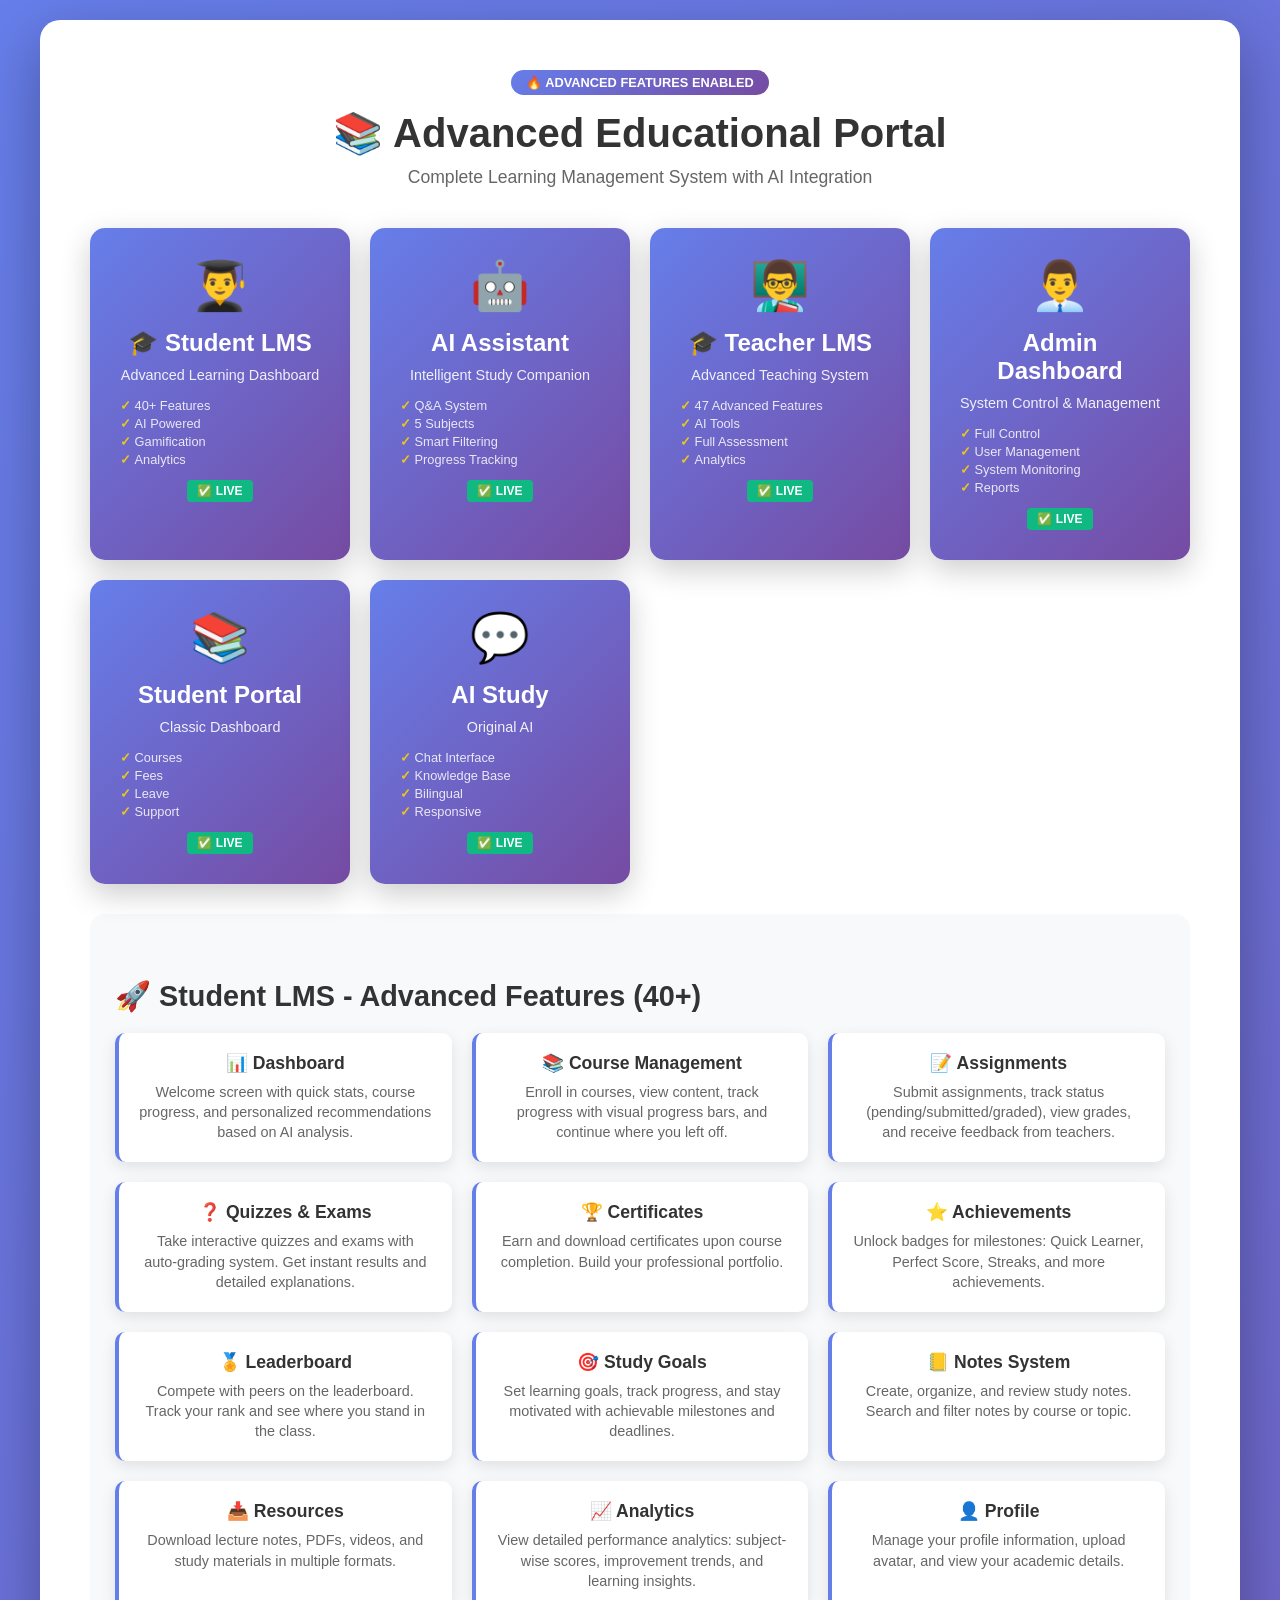
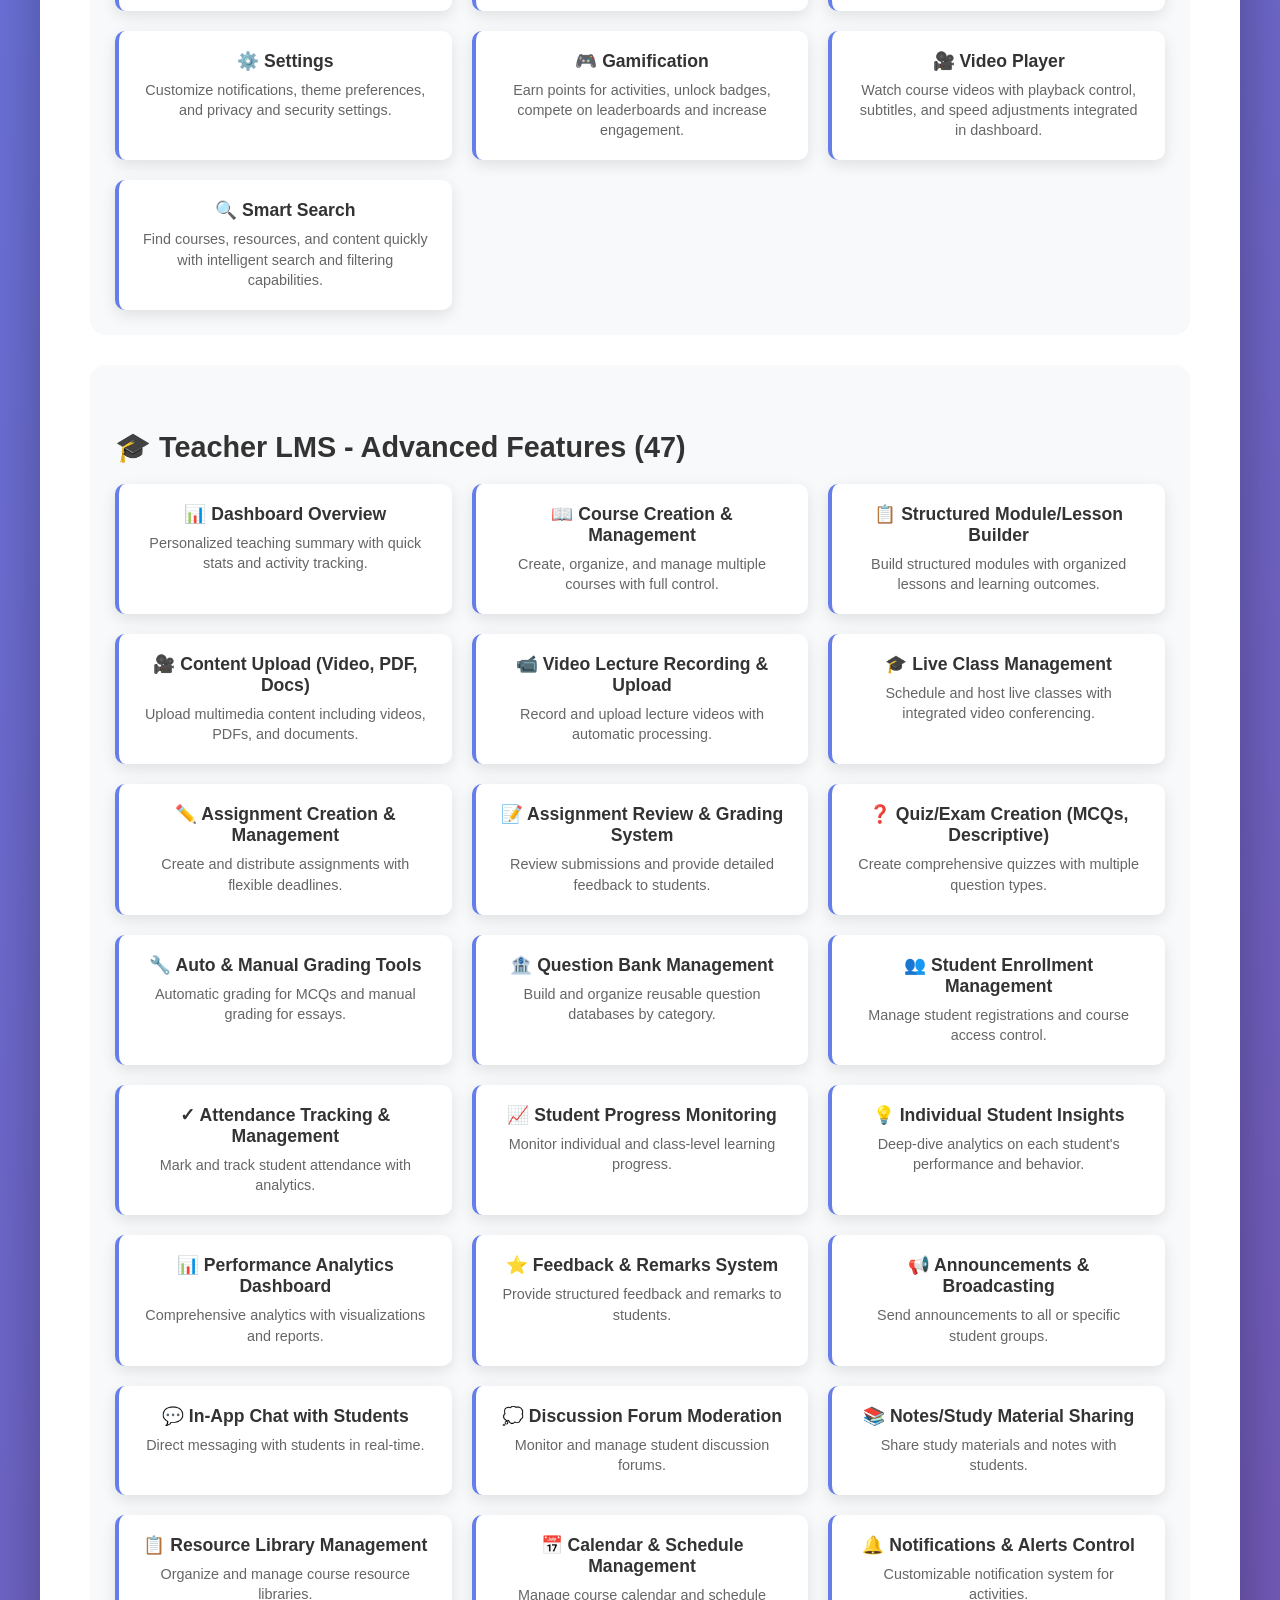
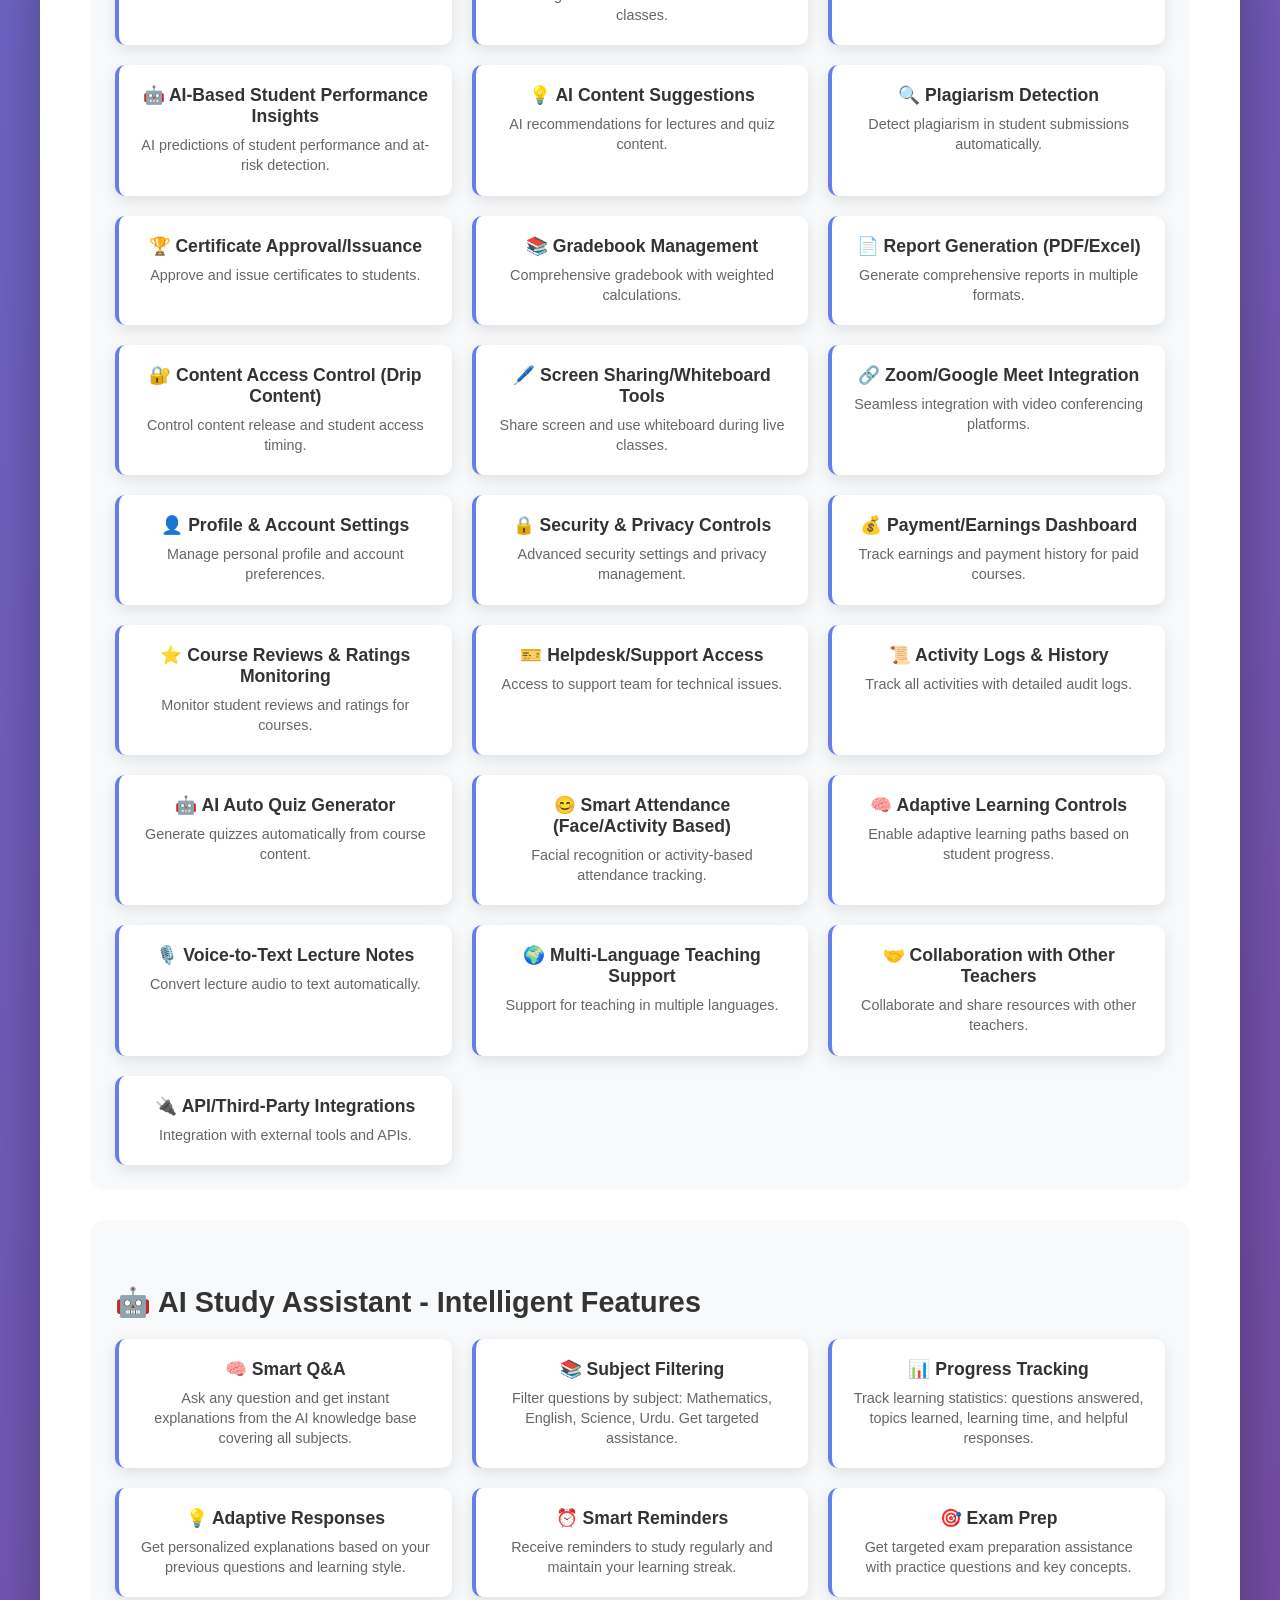
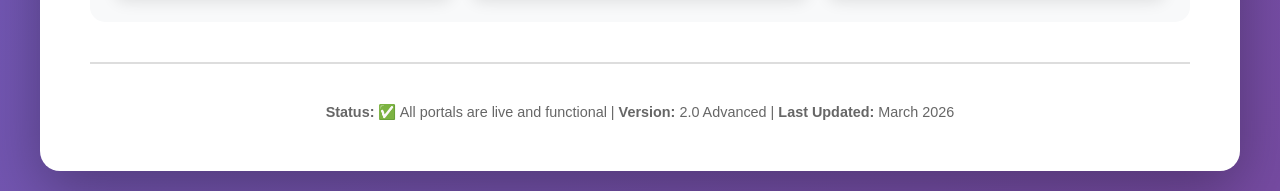
<file: index-advanced.html>
<!DOCTYPE html>
<html lang="en">
<head>
    <meta charset="UTF-8">
    <meta name="viewport" content="width=device-width, initial-scale=1.0">
    <title>🚀 Advanced Educational Portal - Complete LMS</title>
    <style>
        * {
            margin: 0;
            padding: 0;
            box-sizing: border-box;
        }

        body {
            font-family: 'Segoe UI', Tahoma, Geneva, Verdana, sans-serif;
            background: linear-gradient(135deg, #667eea 0%, #764ba2 100%);
            min-height: 100vh;
            display: flex;
            justify-content: center;
            align-items: center;
            padding: 20px;
        }

        .container {
            background: white;
            border-radius: 20px;
            box-shadow: 0 20px 60px rgba(0, 0, 0, 0.3);
            padding: 50px;
            text-align: center;
            max-width: 1200px;
            width: 100%;
        }

        h1 {
            color: #333;
            margin-bottom: 10px;
            font-size: 2.5rem;
        }

        .subtitle {
            color: #666;
            margin-bottom: 40px;
            font-size: 1.1rem;
        }

        .badge {
            display: inline-block;
            background: linear-gradient(135deg, #667eea 0%, #764ba2 100%);
            color: white;
            padding: 5px 15px;
            border-radius: 20px;
            font-size: 0.8rem;
            margin-bottom: 15px;
            font-weight: 700;
        }

        .portals-grid {
            display: grid;
            grid-template-columns: repeat(auto-fit, minmax(250px, 1fr));
            gap: 20px;
            margin-bottom: 30px;
        }

        .portal-card {
            background: linear-gradient(135deg, #667eea 0%, #764ba2 100%);
            color: white;
            padding: 30px;
            border-radius: 15px;
            text-decoration: none;
            transition: all 0.3s ease;
            cursor: pointer;
            box-shadow: 0 10px 30px rgba(0, 0, 0, 0.2);
            border: none;
        }

        .portal-card:hover {
            transform: translateY(-10px);
            box-shadow: 0 15px 40px rgba(0, 0, 0, 0.3);
        }

        .portal-icon {
            font-size: 3rem;
            margin-bottom: 15px;
        }

        .portal-name {
            font-size: 1.5rem;
            font-weight: 700;
            margin-bottom: 10px;
        }

        .portal-desc {
            font-size: 0.9rem;
            opacity: 0.9;
            margin-bottom: 15px;
        }

        .features-list {
            text-align: left;
            font-size: 0.8rem;
            opacity: 0.85;
            margin-top: 10px;
        }

        .features-list li {
            margin: 3px 0;
            list-style: none;
        }

        .features-list li:before {
            content: "✓ ";
            color: #ffd700;
            font-weight: 700;
        }

        .section-title {
            font-size: 1.8rem;
            color: #333;
            margin: 40px 0 20px;
            text-align: left;
        }

        .features-section {
            background: #f8f9fa;
            padding: 25px;
            border-radius: 15px;
            margin-bottom: 30px;
        }

        .features-cards {
            display: grid;
            grid-template-columns: repeat(auto-fit, minmax(280px, 1fr));
            gap: 20px;
        }

        .feature-card {
            background: white;
            padding: 20px;
            border-radius: 10px;
            border-left: 4px solid #667eea;
            box-shadow: 0 5px 15px rgba(0, 0, 0, 0.1);
        }

        .feature-title {
            font-weight: 700;
            color: #333;
            margin-bottom: 8px;
            font-size: 1.1rem;
        }

        .feature-desc {
            color: #666;
            font-size: 0.9rem;
            line-height: 1.4;
        }

        .status-badge {
            display: inline-block;
            background: #10b981;
            color: white;
            padding: 4px 10px;
            border-radius: 4px;
            font-size: 0.75rem;
            font-weight: 700;
            margin-top: 10px;
        }

        @media (max-width: 768px) {
            .portals-grid,
            .features-cards {
                grid-template-columns: 1fr;
            }

            .container {
                padding: 25px;
            }

            h1 {
                font-size: 1.8rem;
            }
        }
    </style>
</head>
<body>
    <div class="container">
        <div class="badge">🔥 ADVANCED FEATURES ENABLED</div>
        <h1>📚 Advanced Educational Portal</h1>
        <p class="subtitle">Complete Learning Management System with AI Integration</p>

        <!-- PORTALS -->
        <div class="portals-grid">
            <!-- STUDENT LMS ADVANCED -->
            <a href="student-lms-advanced.html" class="portal-card">
                <div class="portal-icon">👨‍🎓</div>
                <div class="portal-name">🎓 Student LMS</div>
                <div class="portal-desc">Advanced Learning Dashboard</div>
                <ul class="features-list">
                    <li>40+ Features</li>
                    <li>AI Powered</li>
                    <li>Gamification</li>
                    <li>Analytics</li>
                </ul>
                <div class="status-badge">✅ LIVE</div>
            </a>

            <!-- AI ASSISTANT ADVANCED -->
            <a href="ai-assistant-advanced.html" class="portal-card">
                <div class="portal-icon">🤖</div>
                <div class="portal-name">AI Assistant</div>
                <div class="portal-desc">Intelligent Study Companion</div>
                <ul class="features-list">
                    <li>Q&A System</li>
                    <li>5 Subjects</li>
                    <li>Smart Filtering</li>
                    <li>Progress Tracking</li>
                </ul>
                <div class="status-badge">✅ LIVE</div>
            </a>

            <!-- TEACHER LMS ADVANCED -->
            <a href="teacher-lms-advanced.html" class="portal-card">
                <div class="portal-icon">👨‍🏫</div>
                <div class="portal-name">🎓 Teacher LMS</div>
                <div class="portal-desc">Advanced Teaching System</div>
                <ul class="features-list">
                    <li>47 Advanced Features</li>
                    <li>AI Tools</li>
                    <li>Full Assessment</li>
                    <li>Analytics</li>
                </ul>
                <div class="status-badge">✅ LIVE</div>
            </a>

            <!-- ADMIN PORTAL -->
            <a href="admin.html" class="portal-card">
                <div class="portal-icon">👨‍💼</div>
                <div class="portal-name">Admin Dashboard</div>
                <div class="portal-desc">System Control & Management</div>
                <ul class="features-list">
                    <li>Full Control</li>
                    <li>User Management</li>
                    <li>System Monitoring</li>
                    <li>Reports</li>
                </ul>
                <div class="status-badge">✅ LIVE</div>
            </a>

            <!-- CLASSIC STUDENT PORTAL -->
            <a href="student.html" class="portal-card">
                <div class="portal-icon">📚</div>
                <div class="portal-name">Student Portal</div>
                <div class="portal-desc">Classic Dashboard</div>
                <ul class="features-list">
                    <li>Courses</li>
                    <li>Fees</li>
                    <li>Leave</li>
                    <li>Support</li>
                </ul>
                <div class="status-badge">✅ LIVE</div>
            </a>

            <!-- CLASSIC AI ASSISTANT -->
            <a href="ai-study-assistant.html" class="portal-card">
                <div class="portal-icon">💬</div>
                <div class="portal-name">AI Study</div>
                <div class="portal-desc">Original AI</div>
                <ul class="features-list">
                    <li>Chat Interface</li>
                    <li>Knowledge Base</li>
                    <li>Bilingual</li>
                    <li>Responsive</li>
                </ul>
                <div class="status-badge">✅ LIVE</div>
            </a>
        </div>

        <!-- FEATURES SECTION -->
        <div class="features-section">
            <h2 class="section-title">🚀 Student LMS - Advanced Features (40+)</h2>
            <div class="features-cards">
                <div class="feature-card">
                    <div class="feature-title">📊 Dashboard</div>
                    <div class="feature-desc">Welcome screen with quick stats, course progress, and personalized recommendations based on AI analysis.</div>
                </div>

                <div class="feature-card">
                    <div class="feature-title">📚 Course Management</div>
                    <div class="feature-desc">Enroll in courses, view content, track progress with visual progress bars, and continue where you left off.</div>
                </div>

                <div class="feature-card">
                    <div class="feature-title">📝 Assignments</div>
                    <div class="feature-desc">Submit assignments, track status (pending/submitted/graded), view grades, and receive feedback from teachers.</div>
                </div>

                <div class="feature-card">
                    <div class="feature-title">❓ Quizzes & Exams</div>
                    <div class="feature-desc">Take interactive quizzes and exams with auto-grading system. Get instant results and detailed explanations.</div>
                </div>

                <div class="feature-card">
                    <div class="feature-title">🏆 Certificates</div>
                    <div class="feature-desc">Earn and download certificates upon course completion. Build your professional portfolio.</div>
                </div>

                <div class="feature-card">
                    <div class="feature-title">⭐ Achievements</div>
                    <div class="feature-desc">Unlock badges for milestones: Quick Learner, Perfect Score, Streaks, and more achievements.</div>
                </div>

                <div class="feature-card">
                    <div class="feature-title">🏅 Leaderboard</div>
                    <div class="feature-desc">Compete with peers on the leaderboard. Track your rank and see where you stand in the class.</div>
                </div>

                <div class="feature-card">
                    <div class="feature-title">🎯 Study Goals</div>
                    <div class="feature-desc">Set learning goals, track progress, and stay motivated with achievable milestones and deadlines.</div>
                </div>

                <div class="feature-card">
                    <div class="feature-title">📒 Notes System</div>
                    <div class="feature-desc">Create, organize, and review study notes. Search and filter notes by course or topic.</div>
                </div>

                <div class="feature-card">
                    <div class="feature-title">📥 Resources</div>
                    <div class="feature-desc">Download lecture notes, PDFs, videos, and study materials in multiple formats.</div>
                </div>

                <div class="feature-card">
                    <div class="feature-title">📈 Analytics</div>
                    <div class="feature-desc">View detailed performance analytics: subject-wise scores, improvement trends, and learning insights.</div>
                </div>

                <div class="feature-card">
                    <div class="feature-title">👤 Profile</div>
                    <div class="feature-desc">Manage your profile information, upload avatar, and view your academic details.</div>
                </div>

                <div class="feature-card">
                    <div class="feature-title">⚙️ Settings</div>
                    <div class="feature-desc">Customize notifications, theme preferences, and privacy and security settings.</div>
                </div>

                <div class="feature-card">
                    <div class="feature-title">🎮 Gamification</div>
                    <div class="feature-desc">Earn points for activities, unlock badges, compete on leaderboards and increase engagement.</div>
                </div>

                <div class="feature-card">
                    <div class="feature-title">🎥 Video Player</div>
                    <div class="feature-desc">Watch course videos with playback control, subtitles, and speed adjustments integrated in dashboard.</div>
                </div>

                <div class="feature-card">
                    <div class="feature-title">🔍 Smart Search</div>
                    <div class="feature-desc">Find courses, resources, and content quickly with intelligent search and filtering capabilities.</div>
                </div>
            </div>
        </div>

        <!-- TEACHER LMS FEATURES SECTION -->
        <div class="features-section">
            <h2 class="section-title">🎓 Teacher LMS - Advanced Features (47)</h2>
            <div class="features-cards">
                <div class="feature-card">
                    <div class="feature-title">📊 Dashboard Overview</div>
                    <div class="feature-desc">Personalized teaching summary with quick stats and activity tracking.</div>
                </div>

                <div class="feature-card">
                    <div class="feature-title">📖 Course Creation & Management</div>
                    <div class="feature-desc">Create, organize, and manage multiple courses with full control.</div>
                </div>

                <div class="feature-card">
                    <div class="feature-title">📋 Structured Module/Lesson Builder</div>
                    <div class="feature-desc">Build structured modules with organized lessons and learning outcomes.</div>
                </div>

                <div class="feature-card">
                    <div class="feature-title">🎥 Content Upload (Video, PDF, Docs)</div>
                    <div class="feature-desc">Upload multimedia content including videos, PDFs, and documents.</div>
                </div>

                <div class="feature-card">
                    <div class="feature-title">📹 Video Lecture Recording & Upload</div>
                    <div class="feature-desc">Record and upload lecture videos with automatic processing.</div>
                </div>

                <div class="feature-card">
                    <div class="feature-title">🎓 Live Class Management</div>
                    <div class="feature-desc">Schedule and host live classes with integrated video conferencing.</div>
                </div>

                <div class="feature-card">
                    <div class="feature-title">✏️ Assignment Creation & Management</div>
                    <div class="feature-desc">Create and distribute assignments with flexible deadlines.</div>
                </div>

                <div class="feature-card">
                    <div class="feature-title">📝 Assignment Review & Grading System</div>
                    <div class="feature-desc">Review submissions and provide detailed feedback to students.</div>
                </div>

                <div class="feature-card">
                    <div class="feature-title">❓ Quiz/Exam Creation (MCQs, Descriptive)</div>
                    <div class="feature-desc">Create comprehensive quizzes with multiple question types.</div>
                </div>

                <div class="feature-card">
                    <div class="feature-title">🔧 Auto & Manual Grading Tools</div>
                    <div class="feature-desc">Automatic grading for MCQs and manual grading for essays.</div>
                </div>

                <div class="feature-card">
                    <div class="feature-title">🏦 Question Bank Management</div>
                    <div class="feature-desc">Build and organize reusable question databases by category.</div>
                </div>

                <div class="feature-card">
                    <div class="feature-title">👥 Student Enrollment Management</div>
                    <div class="feature-desc">Manage student registrations and course access control.</div>
                </div>

                <div class="feature-card">
                    <div class="feature-title">✓ Attendance Tracking & Management</div>
                    <div class="feature-desc">Mark and track student attendance with analytics.</div>
                </div>

                <div class="feature-card">
                    <div class="feature-title">📈 Student Progress Monitoring</div>
                    <div class="feature-desc">Monitor individual and class-level learning progress.</div>
                </div>

                <div class="feature-card">
                    <div class="feature-title">💡 Individual Student Insights</div>
                    <div class="feature-desc">Deep-dive analytics on each student's performance and behavior.</div>
                </div>

                <div class="feature-card">
                    <div class="feature-title">📊 Performance Analytics Dashboard</div>
                    <div class="feature-desc">Comprehensive analytics with visualizations and reports.</div>
                </div>

                <div class="feature-card">
                    <div class="feature-title">⭐ Feedback & Remarks System</div>
                    <div class="feature-desc">Provide structured feedback and remarks to students.</div>
                </div>

                <div class="feature-card">
                    <div class="feature-title">📢 Announcements & Broadcasting</div>
                    <div class="feature-desc">Send announcements to all or specific student groups.</div>
                </div>

                <div class="feature-card">
                    <div class="feature-title">💬 In-App Chat with Students</div>
                    <div class="feature-desc">Direct messaging with students in real-time.</div>
                </div>

                <div class="feature-card">
                    <div class="feature-title">💭 Discussion Forum Moderation</div>
                    <div class="feature-desc">Monitor and manage student discussion forums.</div>
                </div>

                <div class="feature-card">
                    <div class="feature-title">📚 Notes/Study Material Sharing</div>
                    <div class="feature-desc">Share study materials and notes with students.</div>
                </div>

                <div class="feature-card">
                    <div class="feature-title">📋 Resource Library Management</div>
                    <div class="feature-desc">Organize and manage course resource libraries.</div>
                </div>

                <div class="feature-card">
                    <div class="feature-title">📅 Calendar & Schedule Management</div>
                    <div class="feature-desc">Manage course calendar and schedule classes.</div>
                </div>

                <div class="feature-card">
                    <div class="feature-title">🔔 Notifications & Alerts Control</div>
                    <div class="feature-desc">Customizable notification system for activities.</div>
                </div>

                <div class="feature-card">
                    <div class="feature-title">🤖 AI-Based Student Performance Insights</div>
                    <div class="feature-desc">AI predictions of student performance and at-risk detection.</div>
                </div>

                <div class="feature-card">
                    <div class="feature-title">💡 AI Content Suggestions</div>
                    <div class="feature-desc">AI recommendations for lectures and quiz content.</div>
                </div>

                <div class="feature-card">
                    <div class="feature-title">🔍 Plagiarism Detection</div>
                    <div class="feature-desc">Detect plagiarism in student submissions automatically.</div>
                </div>

                <div class="feature-card">
                    <div class="feature-title">🏆 Certificate Approval/Issuance</div>
                    <div class="feature-desc">Approve and issue certificates to students.</div>
                </div>

                <div class="feature-card">
                    <div class="feature-title">📚 Gradebook Management</div>
                    <div class="feature-desc">Comprehensive gradebook with weighted calculations.</div>
                </div>

                <div class="feature-card">
                    <div class="feature-title">📄 Report Generation (PDF/Excel)</div>
                    <div class="feature-desc">Generate comprehensive reports in multiple formats.</div>
                </div>

                <div class="feature-card">
                    <div class="feature-title">🔐 Content Access Control (Drip Content)</div>
                    <div class="feature-desc">Control content release and student access timing.</div>
                </div>

                <div class="feature-card">
                    <div class="feature-title">🖊️ Screen Sharing/Whiteboard Tools</div>
                    <div class="feature-desc">Share screen and use whiteboard during live classes.</div>
                </div>

                <div class="feature-card">
                    <div class="feature-title">🔗 Zoom/Google Meet Integration</div>
                    <div class="feature-desc">Seamless integration with video conferencing platforms.</div>
                </div>

                <div class="feature-card">
                    <div class="feature-title">👤 Profile & Account Settings</div>
                    <div class="feature-desc">Manage personal profile and account preferences.</div>
                </div>

                <div class="feature-card">
                    <div class="feature-title">🔒 Security & Privacy Controls</div>
                    <div class="feature-desc">Advanced security settings and privacy management.</div>
                </div>

                <div class="feature-card">
                    <div class="feature-title">💰 Payment/Earnings Dashboard</div>
                    <div class="feature-desc">Track earnings and payment history for paid courses.</div>
                </div>

                <div class="feature-card">
                    <div class="feature-title">⭐ Course Reviews & Ratings Monitoring</div>
                    <div class="feature-desc">Monitor student reviews and ratings for courses.</div>
                </div>

                <div class="feature-card">
                    <div class="feature-title">🎫 Helpdesk/Support Access</div>
                    <div class="feature-desc">Access to support team for technical issues.</div>
                </div>

                <div class="feature-card">
                    <div class="feature-title">📜 Activity Logs & History</div>
                    <div class="feature-desc">Track all activities with detailed audit logs.</div>
                </div>

                <div class="feature-card">
                    <div class="feature-title">🤖 AI Auto Quiz Generator</div>
                    <div class="feature-desc">Generate quizzes automatically from course content.</div>
                </div>

                <div class="feature-card">
                    <div class="feature-title">😊 Smart Attendance (Face/Activity Based)</div>
                    <div class="feature-desc">Facial recognition or activity-based attendance tracking.</div>
                </div>

                <div class="feature-card">
                    <div class="feature-title">🧠 Adaptive Learning Controls</div>
                    <div class="feature-desc">Enable adaptive learning paths based on student progress.</div>
                </div>

                <div class="feature-card">
                    <div class="feature-title">🎙️ Voice-to-Text Lecture Notes</div>
                    <div class="feature-desc">Convert lecture audio to text automatically.</div>
                </div>

                <div class="feature-card">
                    <div class="feature-title">🌍 Multi-Language Teaching Support</div>
                    <div class="feature-desc">Support for teaching in multiple languages.</div>
                </div>

                <div class="feature-card">
                    <div class="feature-title">🤝 Collaboration with Other Teachers</div>
                    <div class="feature-desc">Collaborate and share resources with other teachers.</div>
                </div>

                <div class="feature-card">
                    <div class="feature-title">🔌 API/Third-Party Integrations</div>
                    <div class="feature-desc">Integration with external tools and APIs.</div>
                </div>
            </div>
        </div>

        <!-- AI FEATURES SECTION -->
        <div class="features-section">
            <h2 class="section-title">🤖 AI Study Assistant - Intelligent Features</h2>
            <div class="features-cards">
                <div class="feature-card">
                    <div class="feature-title">🧠 Smart Q&A</div>
                    <div class="feature-desc">Ask any question and get instant explanations from the AI knowledge base covering all subjects.</div>
                </div>

                <div class="feature-card">
                    <div class="feature-title">📚 Subject Filtering</div>
                    <div class="feature-desc">Filter questions by subject: Mathematics, English, Science, Urdu. Get targeted assistance.</div>
                </div>

                <div class="feature-card">
                    <div class="feature-title">📊 Progress Tracking</div>
                    <div class="feature-desc">Track learning statistics: questions answered, topics learned, learning time, and helpful responses.</div>
                </div>

                <div class="feature-card">
                    <div class="feature-title">💡 Adaptive Responses</div>
                    <div class="feature-desc">Get personalized explanations based on your previous questions and learning style.</div>
                </div>

                <div class="feature-card">
                    <div class="feature-title">⏰ Smart Reminders</div>
                    <div class="feature-desc">Receive reminders to study regularly and maintain your learning streak.</div>
                </div>

                <div class="feature-card">
                    <div class="feature-title">🎯 Exam Prep</div>
                    <div class="feature-desc">Get targeted exam preparation assistance with practice questions and key concepts.</div>
                </div>
            </div>
        </div>

        <hr style="margin: 40px 0; border: none; border-top: 2px solid #ddd;">

        <p style="color: #666; font-size: 0.9rem; margin-top: 30px;">
            <strong>Status:</strong> ✅ All portals are live and functional | 
            <strong>Version:</strong> 2.0 Advanced | 
            <strong>Last Updated:</strong> March 2026
        </p>
    </div>
</body>
</html>
</file>
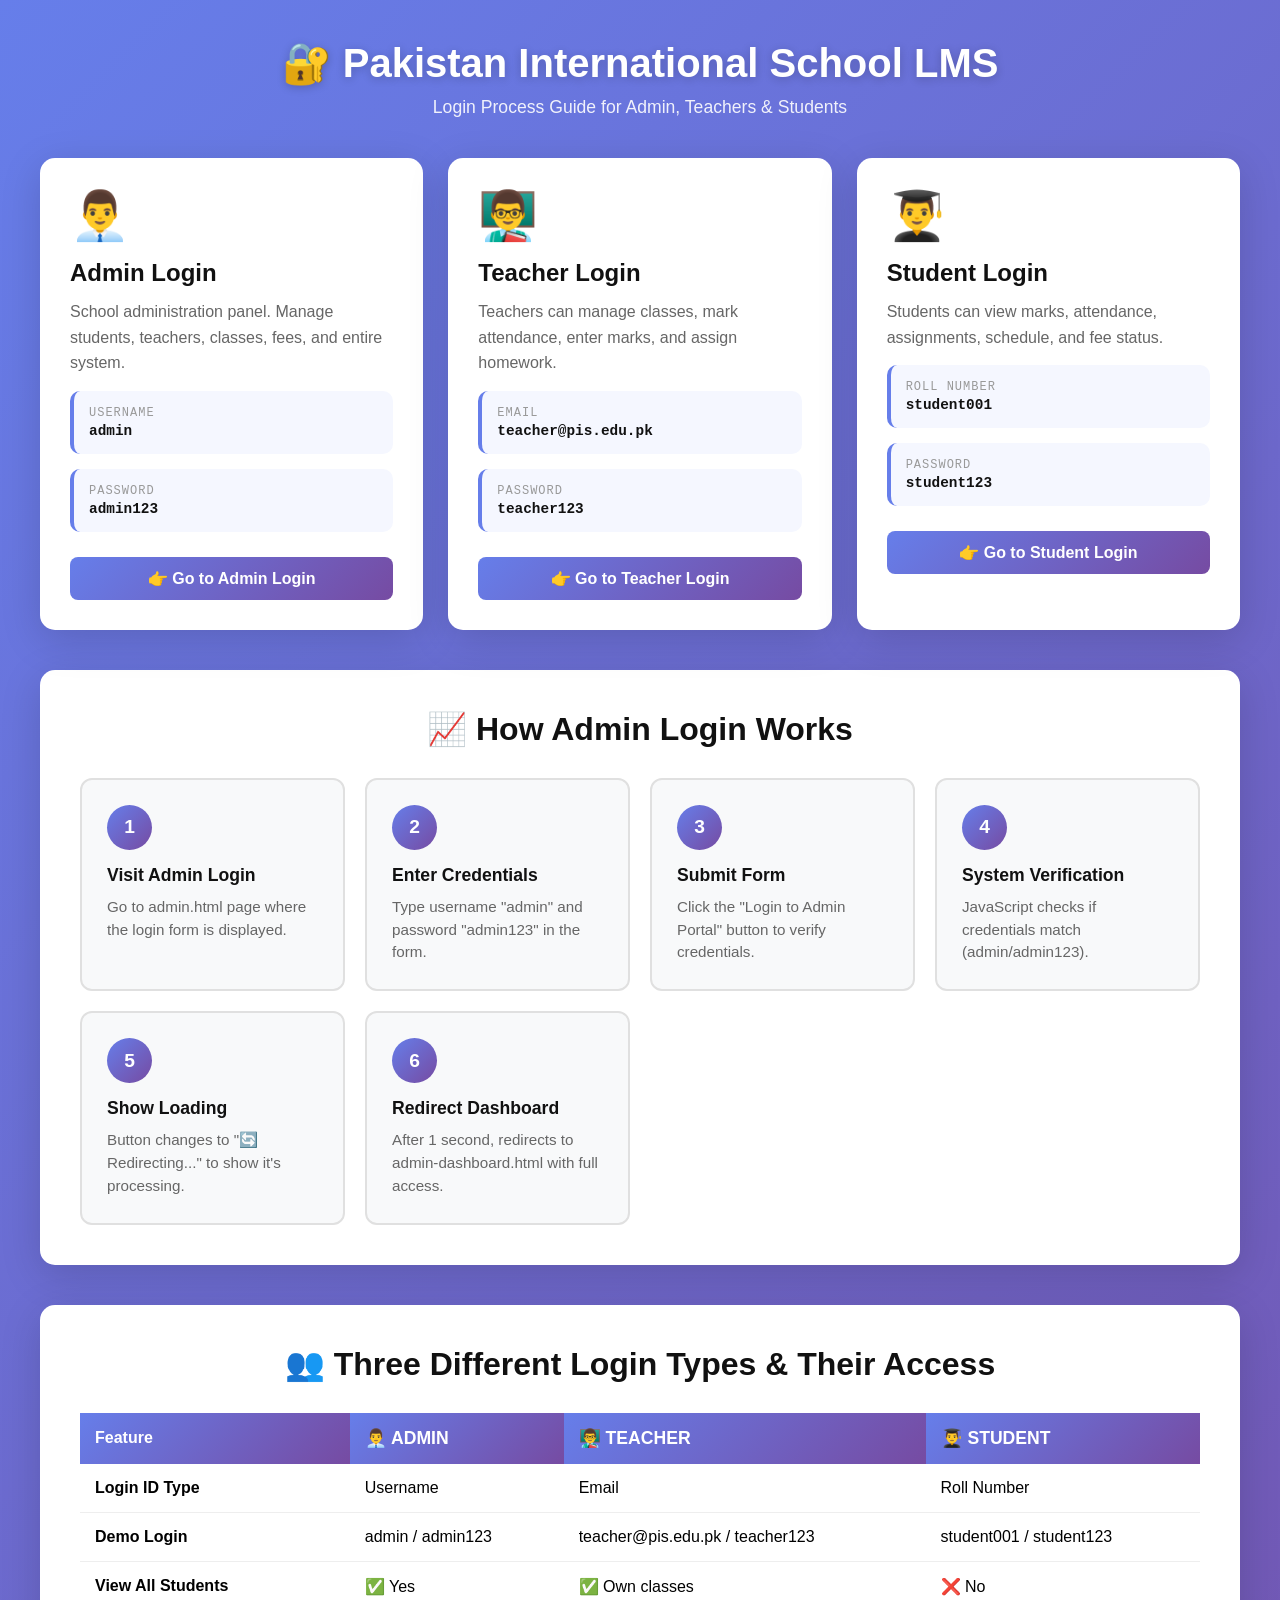
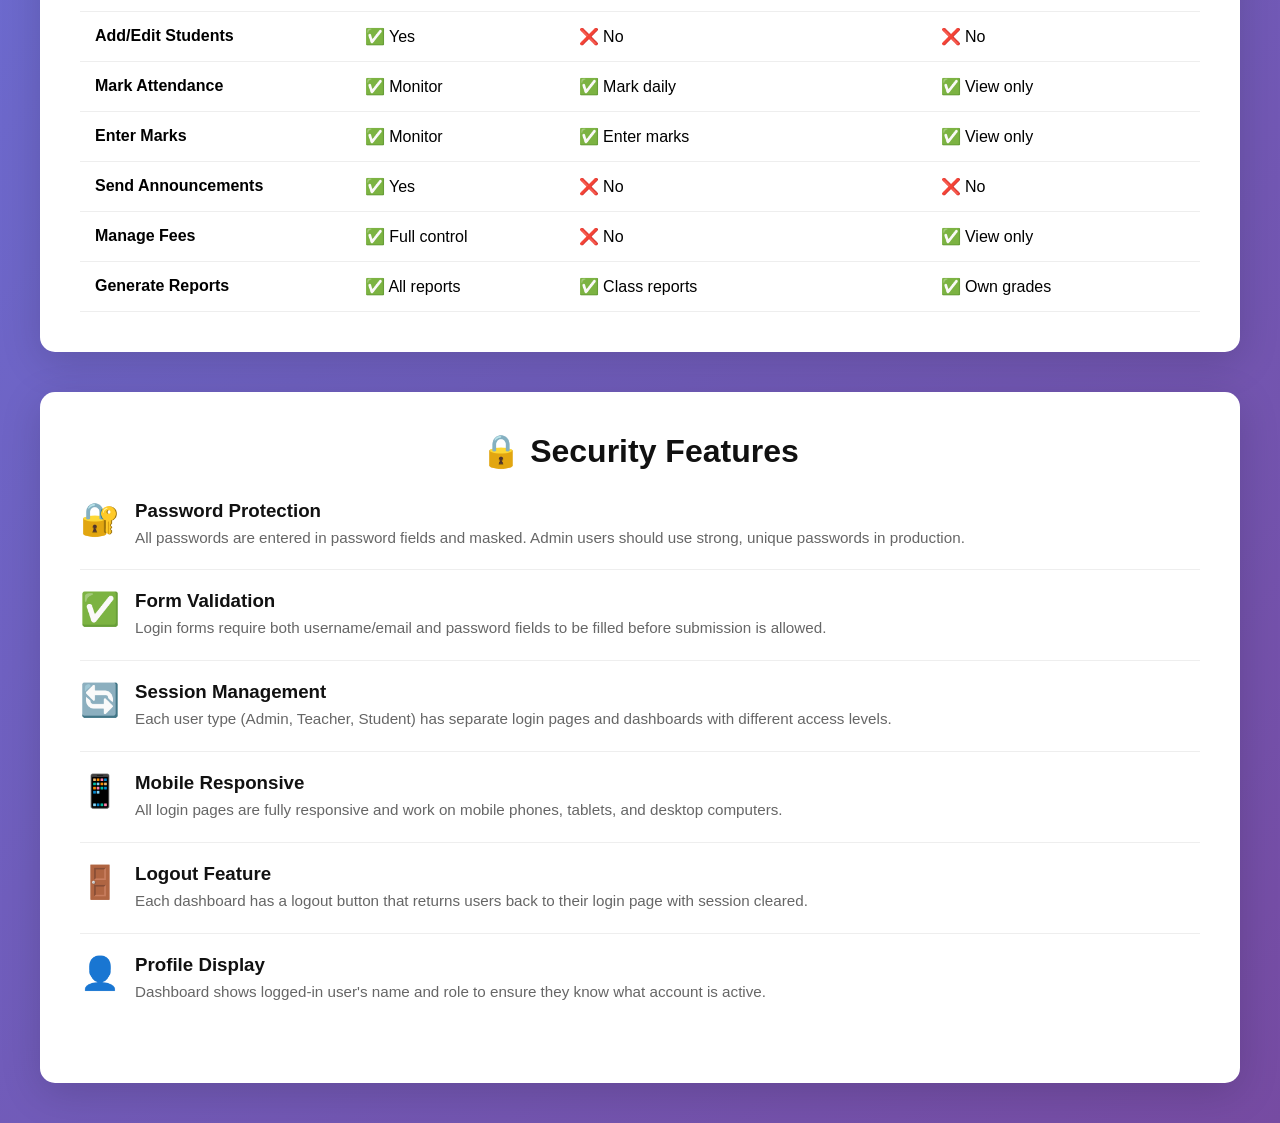
<file: login-guide.html>
<!DOCTYPE html>
<html lang="en">
<head>
  <meta charset="UTF-8">
  <meta name="viewport" content="width=device-width, initial-scale=1.0">
  <title>LMS Login Process Guide</title>
  <style>
    * {
      box-sizing: border-box;
      margin: 0;
      padding: 0;
    }

    body {
      font-family: 'Segoe UI', Roboto, Arial, sans-serif;
      background: linear-gradient(135deg, #667eea 0%, #764ba2 100%);
      min-height: 100vh;
      padding: 40px 20px;
    }

    .container {
      max-width: 1200px;
      margin: 0 auto;
    }

    .main-header {
      text-align: center;
      color: white;
      margin-bottom: 40px;
    }

    .main-header h1 {
      font-size: 2.5rem;
      margin-bottom: 10px;
      text-shadow: 0 2px 10px rgba(0, 0, 0, 0.2);
    }

    .main-header p {
      font-size: 1.1rem;
      opacity: 0.9;
    }

    .content-grid {
      display: grid;
      grid-template-columns: repeat(auto-fit, minmax(350px, 1fr));
      gap: 25px;
      margin-bottom: 40px;
    }

    .card {
      background: white;
      border-radius: 15px;
      padding: 30px;
      box-shadow: 0 10px 40px rgba(0, 0, 0, 0.15);
      transition: all 0.3s ease;
    }

    .card:hover {
      transform: translateY(-5px);
      box-shadow: 0 15px 50px rgba(0, 0, 0, 0.2);
    }

    .card-icon {
      font-size: 3rem;
      margin-bottom: 15px;
    }

    .card-title {
      font-size: 1.5rem;
      color: #111;
      margin-bottom: 12px;
      font-weight: 700;
    }

    .card-desc {
      color: #666;
      line-height: 1.6;
      margin-bottom: 15px;
    }

    .credentials {
      background: #f5f7ff;
      padding: 15px;
      border-radius: 10px;
      border-left: 4px solid #667eea;
      margin-bottom: 15px;
      font-family: 'Courier New', monospace;
      font-size: 0.9rem;
    }

    .cred-label {
      color: #999;
      font-size: 0.75rem;
      text-transform: uppercase;
      letter-spacing: 1px;
    }

    .cred-value {
      color: #111;
      font-weight: 700;
      margin-top: 3px;
    }

    .login-button {
      display: inline-block;
      background: linear-gradient(135deg, #667eea 0%, #764ba2 100%);
      color: white;
      padding: 12px 25px;
      border: none;
      border-radius: 8px;
      font-weight: 700;
      cursor: pointer;
      transition: all 0.3s ease;
      text-decoration: none;
      text-align: center;
      width: 100%;
      margin-top: 10px;
    }

    .login-button:hover {
      transform: translateY(-2px);
      box-shadow: 0 8px 20px rgba(102, 126, 234, 0.3);
    }

    /* PROCESS FLOW */
    .process-section {
      background: white;
      border-radius: 15px;
      padding: 40px;
      box-shadow: 0 10px 40px rgba(0, 0, 0, 0.15);
      margin-bottom: 40px;
    }

    .section-title {
      font-size: 2rem;
      color: #111;
      margin-bottom: 30px;
      text-align: center;
      font-weight: 700;
    }

    .steps-grid {
      display: grid;
      grid-template-columns: repeat(auto-fit, minmax(240px, 1fr));
      gap: 20px;
    }

    .step {
      background: #f8f9fa;
      padding: 25px;
      border-radius: 12px;
      border: 2px solid #e0e0e0;
      transition: all 0.3s ease;
    }

    .step:hover {
      border-color: #667eea;
      background: #f5f7ff;
    }

    .step-number {
      display: inline-flex;
      align-items: center;
      justify-content: center;
      width: 45px;
      height: 45px;
      background: linear-gradient(135deg, #667eea 0%, #764ba2 100%);
      color: white;
      border-radius: 50%;
      font-weight: 700;
      font-size: 1.2rem;
      margin-bottom: 15px;
    }

    .step-title {
      font-size: 1.1rem;
      font-weight: 700;
      color: #111;
      margin-bottom: 10px;
    }

    .step-desc {
      color: #666;
      line-height: 1.5;
      font-size: 0.95rem;
    }

    /* COMPARISON */
    .comparison {
      background: white;
      border-radius: 15px;
      padding: 40px;
      box-shadow: 0 10px 40px rgba(0, 0, 0, 0.15);
      margin-bottom: 40px;
      overflow-x: auto;
    }

    .comparison-table {
      width: 100%;
      border-collapse: collapse;
    }

    .comparison-table th {
      background: linear-gradient(135deg, #667eea 0%, #764ba2 100%);
      color: white;
      padding: 15px;
      text-align: left;
      font-weight: 700;
    }

    .comparison-table td {
      padding: 15px;
      border-bottom: 1px solid #eee;
    }

    .comparison-table tr:hover {
      background: #f5f7ff;
    }

    .role-header {
      font-weight: 700;
      color: #667eea;
      font-size: 1.1rem;
    }

    /* SECURITY */
    .security-section {
      background: white;
      border-radius: 15px;
      padding: 40px;
      box-shadow: 0 10px 40px rgba(0, 0, 0, 0.15);
    }

    .security-item {
      display: flex;
      gap: 15px;
      margin-bottom: 20px;
      padding-bottom: 20px;
      border-bottom: 1px solid #eee;
    }

    .security-item:last-child {
      border-bottom: none;
    }

    .security-icon {
      font-size: 2rem;
      flex-shrink: 0;
    }

    .security-content h3 {
      color: #111;
      margin-bottom: 5px;
      font-weight: 700;
    }

    .security-content p {
      color: #666;
      font-size: 0.95rem;
      line-height: 1.5;
    }

    /* RESPONSIVE */
    @media (max-width: 768px) {
      .main-header h1 {
        font-size: 1.8rem;
      }

      .process-section,
      .comparison,
      .security-section {
        padding: 20px;
      }

      .section-title {
        font-size: 1.5rem;
      }

      .comparison-table {
        font-size: 0.9rem;
      }

      .comparison-table th,
      .comparison-table td {
        padding: 10px;
      }
    }
  </style>
</head>
<body>
  <div class="container">
    <!-- HEADER -->
    <div class="main-header">
      <h1>🔐 Pakistan International School LMS</h1>
      <p>Login Process Guide for Admin, Teachers & Students</p>
    </div>

    <!-- LOGIN OPTIONS -->
    <div class="content-grid">
      <!-- ADMIN LOGIN -->
      <div class="card">
        <div class="card-icon">👨‍💼</div>
        <div class="card-title">Admin Login</div>
        <div class="card-desc">School administration panel. Manage students, teachers, classes, fees, and entire system.</div>
        
        <div class="credentials">
          <div class="cred-label">Username</div>
          <div class="cred-value">admin</div>
        </div>
        
        <div class="credentials">
          <div class="cred-label">Password</div>
          <div class="cred-value">admin123</div>
        </div>

        <a href="admin.html" class="login-button">👉 Go to Admin Login</a>
      </div>

      <!-- TEACHER LOGIN -->
      <div class="card">
        <div class="card-icon">👨‍🏫</div>
        <div class="card-title">Teacher Login</div>
        <div class="card-desc">Teachers can manage classes, mark attendance, enter marks, and assign homework.</div>
        
        <div class="credentials">
          <div class="cred-label">Email</div>
          <div class="cred-value">teacher@pis.edu.pk</div>
        </div>
        
        <div class="credentials">
          <div class="cred-label">Password</div>
          <div class="cred-value">teacher123</div>
        </div>

        <a href="teacher.html" class="login-button">👉 Go to Teacher Login</a>
      </div>

      <!-- STUDENT LOGIN -->
      <div class="card">
        <div class="card-icon">👨‍🎓</div>
        <div class="card-title">Student Login</div>
        <div class="card-desc">Students can view marks, attendance, assignments, schedule, and fee status.</div>
        
        <div class="credentials">
          <div class="cred-label">Roll Number</div>
          <div class="cred-value">student001</div>
        </div>
        
        <div class="credentials">
          <div class="cred-label">Password</div>
          <div class="cred-value">student123</div>
        </div>

        <a href="student.html" class="login-button">👉 Go to Student Login</a>
      </div>
    </div>

    <!-- LOGIN PROCESS FLOW -->
    <div class="process-section">
      <h2 class="section-title">📈 How Admin Login Works</h2>
      
      <div class="steps-grid">
        <div class="step">
          <div class="step-number">1</div>
          <div class="step-title">Visit Admin Login</div>
          <div class="step-desc">Go to admin.html page where the login form is displayed.</div>
        </div>

        <div class="step">
          <div class="step-number">2</div>
          <div class="step-title">Enter Credentials</div>
          <div class="step-desc">Type username "admin" and password "admin123" in the form.</div>
        </div>

        <div class="step">
          <div class="step-number">3</div>
          <div class="step-title">Submit Form</div>
          <div class="step-desc">Click the "Login to Admin Portal" button to verify credentials.</div>
        </div>

        <div class="step">
          <div class="step-number">4</div>
          <div class="step-title">System Verification</div>
          <div class="step-desc">JavaScript checks if credentials match (admin/admin123).</div>
        </div>

        <div class="step">
          <div class="step-number">5</div>
          <div class="step-title">Show Loading</div>
          <div class="step-desc">Button changes to "🔄 Redirecting..." to show it's processing.</div>
        </div>

        <div class="step">
          <div class="step-number">6</div>
          <div class="step-title">Redirect Dashboard</div>
          <div class="step-desc">After 1 second, redirects to admin-dashboard.html with full access.</div>
        </div>
      </div>
    </div>

    <!-- COMPARISON TABLE -->
    <div class="comparison">
      <h2 class="section-title">👥 Three Different Login Types & Their Access</h2>
      
      <table class="comparison-table">
        <thead>
          <tr>
            <th>Feature</th>
            <th class="role-header">👨‍💼 ADMIN</th>
            <th class="role-header">👨‍🏫 TEACHER</th>
            <th class="role-header">👨‍🎓 STUDENT</th>
          </tr>
        </thead>
        <tbody>
          <tr>
            <td><strong>Login ID Type</strong></td>
            <td>Username</td>
            <td>Email</td>
            <td>Roll Number</td>
          </tr>
          <tr>
            <td><strong>Demo Login</strong></td>
            <td>admin / admin123</td>
            <td>teacher@pis.edu.pk / teacher123</td>
            <td>student001 / student123</td>
          </tr>
          <tr>
            <td><strong>View All Students</strong></td>
            <td>✅ Yes</td>
            <td>✅ Own classes</td>
            <td>❌ No</td>
          </tr>
          <tr>
            <td><strong>Add/Edit Students</strong></td>
            <td>✅ Yes</td>
            <td>❌ No</td>
            <td>❌ No</td>
          </tr>
          <tr>
            <td><strong>Mark Attendance</strong></td>
            <td>✅ Monitor</td>
            <td>✅ Mark daily</td>
            <td>✅ View only</td>
          </tr>
          <tr>
            <td><strong>Enter Marks</strong></td>
            <td>✅ Monitor</td>
            <td>✅ Enter marks</td>
            <td>✅ View only</td>
          </tr>
          <tr>
            <td><strong>Send Announcements</strong></td>
            <td>✅ Yes</td>
            <td>❌ No</td>
            <td>❌ No</td>
          </tr>
          <tr>
            <td><strong>Manage Fees</strong></td>
            <td>✅ Full control</td>
            <td>❌ No</td>
            <td>✅ View only</td>
          </tr>
          <tr>
            <td><strong>Generate Reports</strong></td>
            <td>✅ All reports</td>
            <td>✅ Class reports</td>
            <td>✅ Own grades</td>
          </tr>
        </tbody>
      </table>
    </div>

    <!-- SECURITY FEATURES -->
    <div class="security-section">
      <h2 class="section-title">🔒 Security Features</h2>
      
      <div class="security-item">
        <div class="security-icon">🔐</div>
        <div class="security-content">
          <h3>Password Protection</h3>
          <p>All passwords are entered in password fields and masked. Admin users should use strong, unique passwords in production.</p>
        </div>
      </div>

      <div class="security-item">
        <div class="security-icon">✅</div>
        <div class="security-content">
          <h3>Form Validation</h3>
          <p>Login forms require both username/email and password fields to be filled before submission is allowed.</p>
        </div>
      </div>

      <div class="security-item">
        <div class="security-icon">🔄</div>
        <div class="security-content">
          <h3>Session Management</h3>
          <p>Each user type (Admin, Teacher, Student) has separate login pages and dashboards with different access levels.</p>
        </div>
      </div>

      <div class="security-item">
        <div class="security-icon">📱</div>
        <div class="security-content">
          <h3>Mobile Responsive</h3>
          <p>All login pages are fully responsive and work on mobile phones, tablets, and desktop computers.</p>
        </div>
      </div>

      <div class="security-item">
        <div class="security-icon">🚪</div>
        <div class="security-content">
          <h3>Logout Feature</h3>
          <p>Each dashboard has a logout button that returns users back to their login page with session cleared.</p>
        </div>
      </div>

      <div class="security-item">
        <div class="security-icon">👤</div>
        <div class="security-content">
          <h3>Profile Display</h3>
          <p>Dashboard shows logged-in user's name and role to ensure they know what account is active.</p>
        </div>
      </div>
    </div>
  </div>
</body>
</html>
</file>
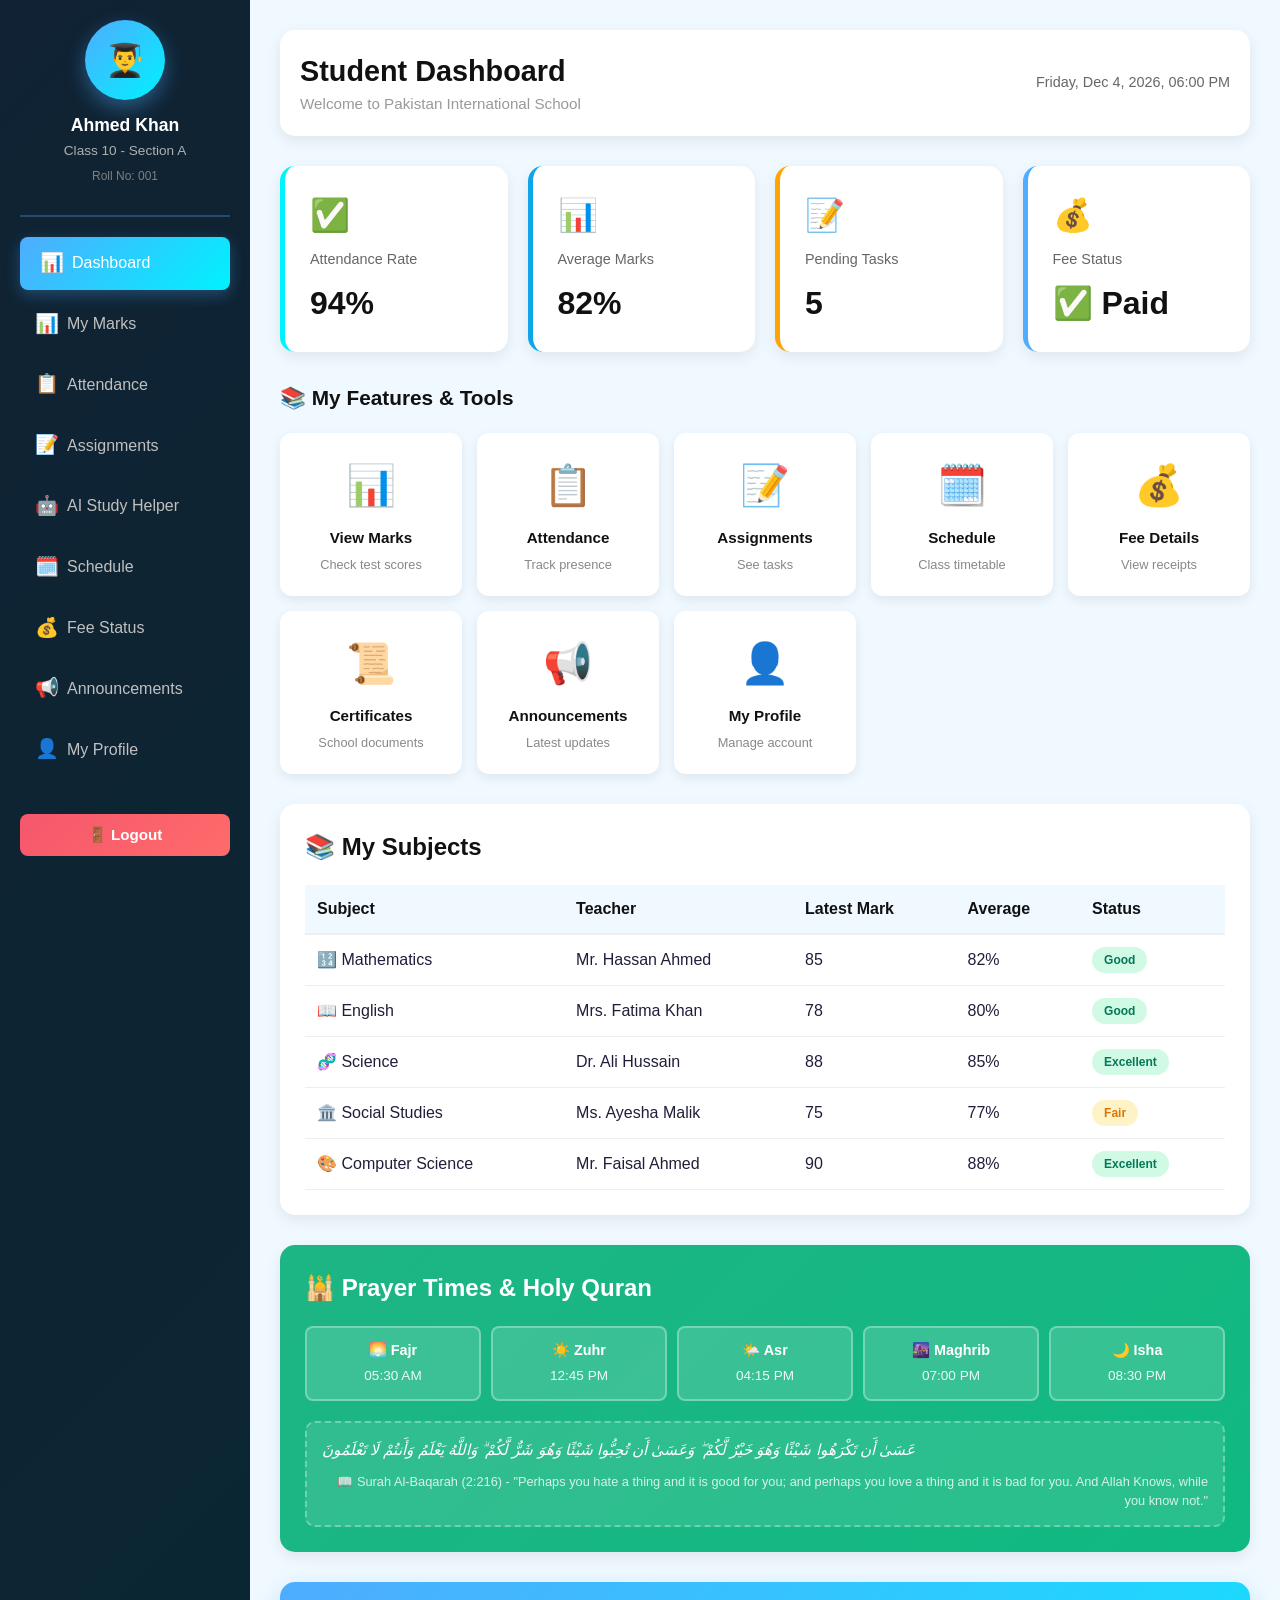
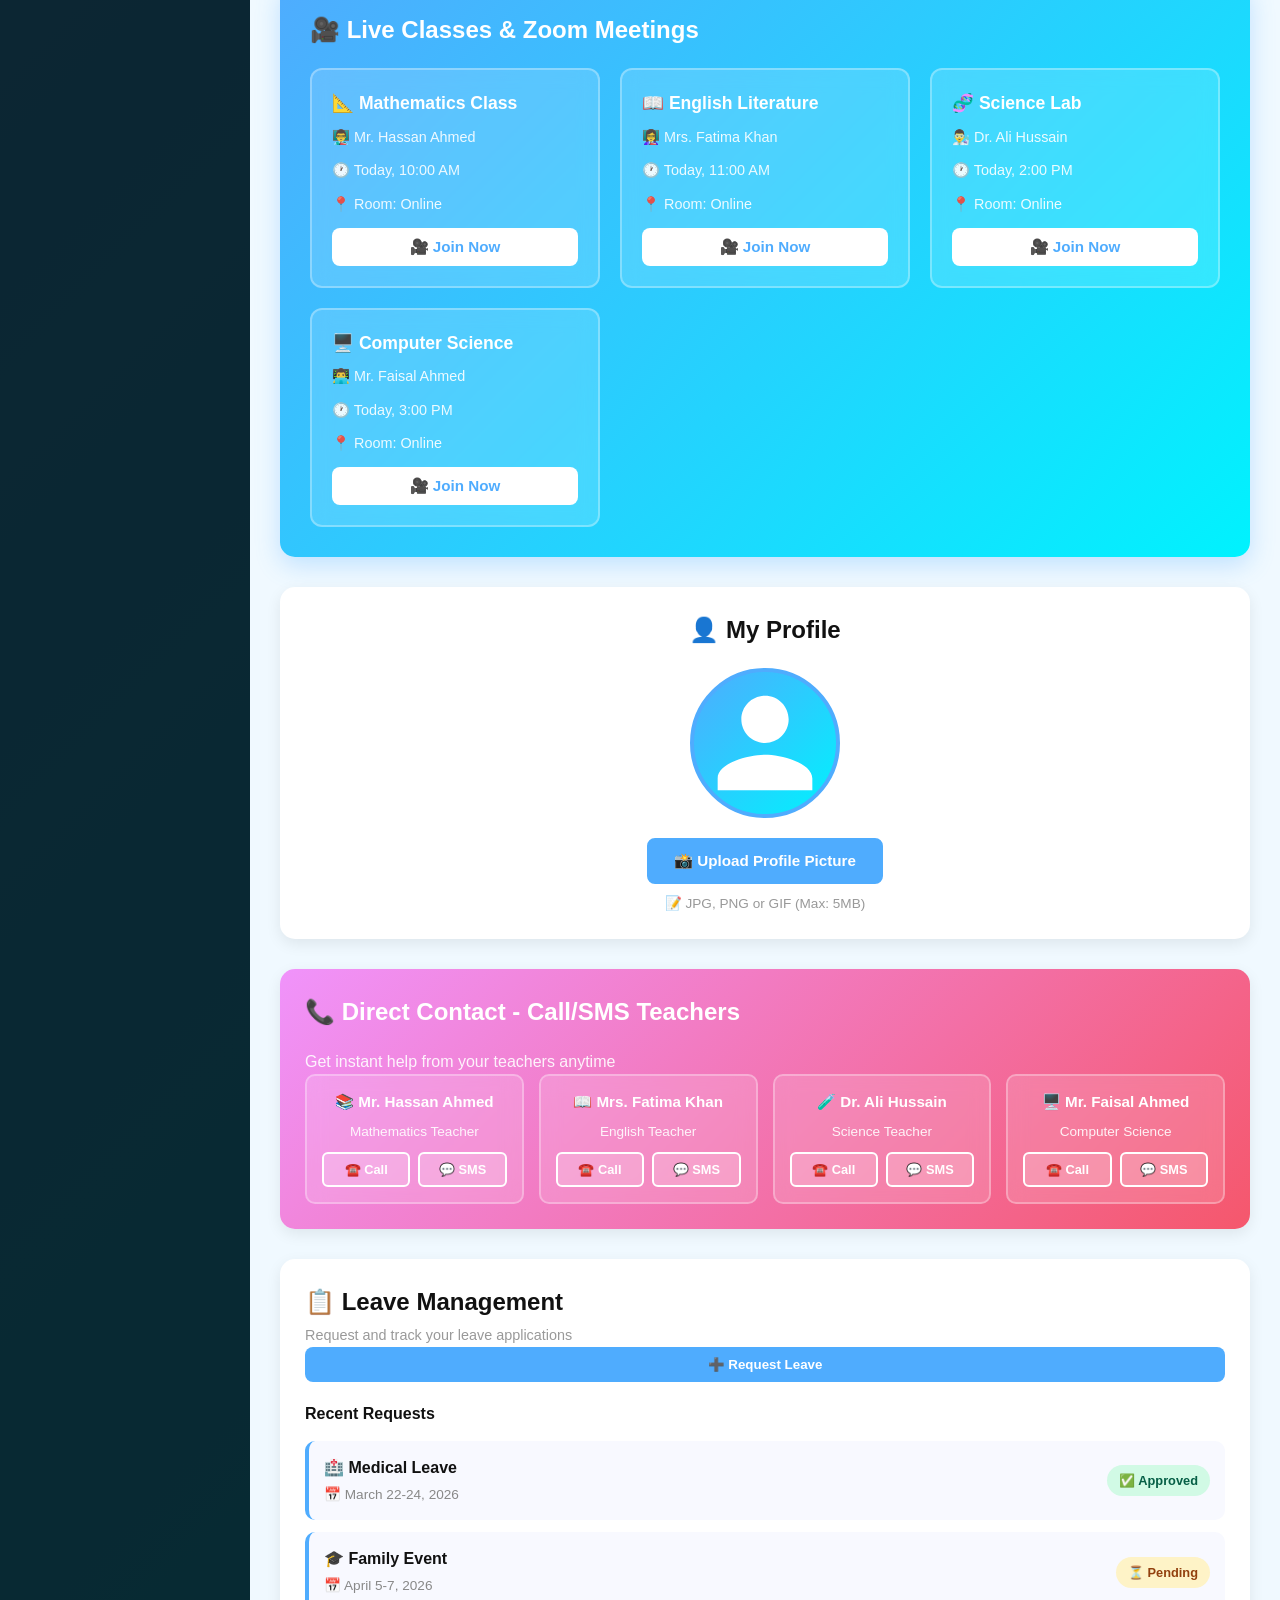
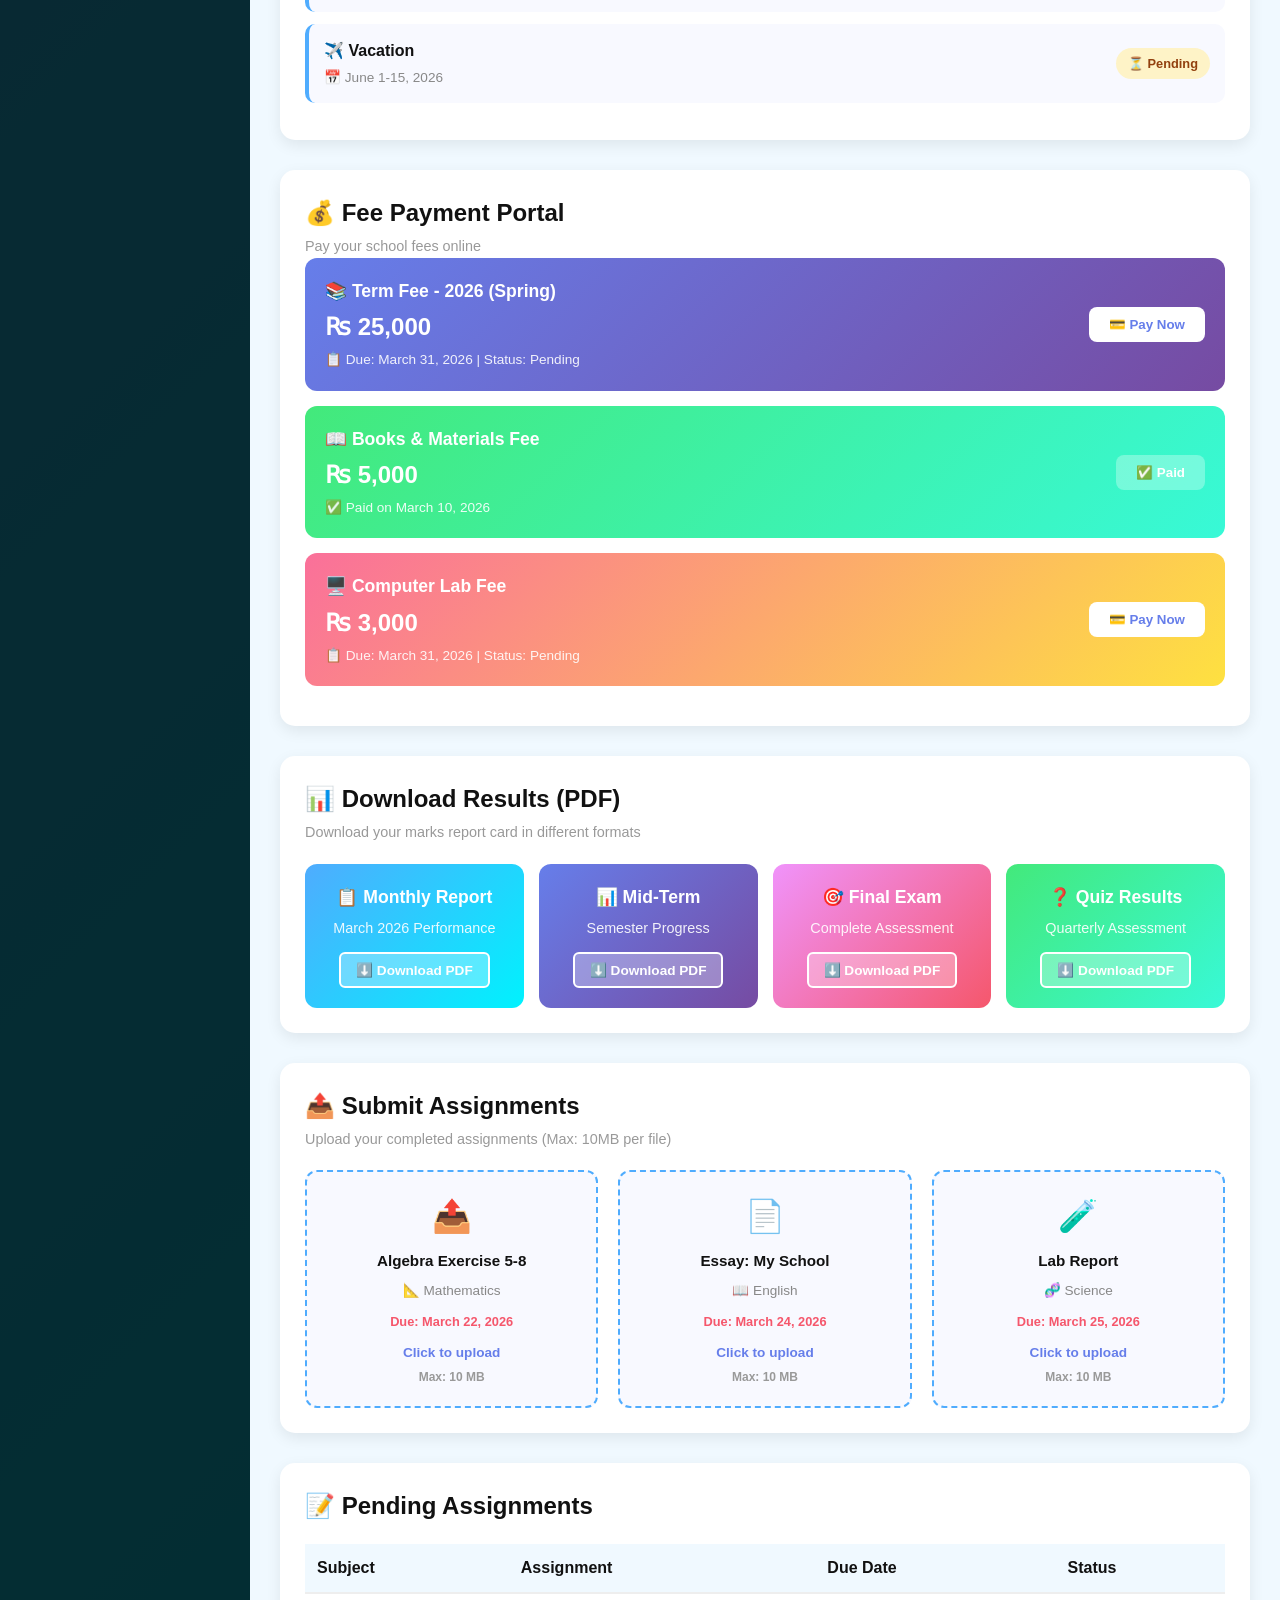
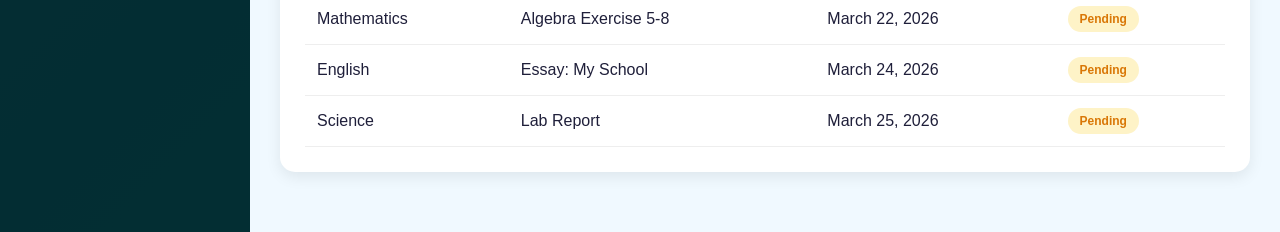
<file: student-dashboard.html>
<!DOCTYPE html>
<html lang="en">
<head>
  <meta charset="UTF-8">
  <meta name="viewport" content="width=device-width, initial-scale=1.0">
  <title>Student Dashboard - Pakistan International School</title>
  <link rel="stylesheet" href="styles.css">
  <style>
    * {
      box-sizing: border-box;
      margin: 0;
      padding: 0;
    }

    body {
      font-family: 'Segoe UI', Roboto, Arial, sans-serif;
      background: linear-gradient(135deg, #4facfe 0%, #00f2fe 100%);
      min-height: 100vh;
    }

    .dashboard-container {
      display: grid;
      grid-template-columns: 250px 1fr;
      min-height: 100vh;
    }

    /* SIDEBAR */
    .sidebar {
      background: rgba(0, 0, 0, 0.8);
      color: white;
      padding: 20px;
      position: relative;
      overflow-y: auto;
    }

    .student-profile {
      text-align: center;
      padding-bottom: 30px;
      border-bottom: 2px solid rgba(79, 172, 254, 0.3);
      margin-bottom: 20px;
    }

    .student-avatar {
      width: 80px;
      height: 80px;
      background: linear-gradient(135deg, #4facfe 0%, #00f2fe 100%);
      border-radius: 50%;
      display: flex;
      align-items: center;
      justify-content: center;
      font-size: 2rem;
      margin: 0 auto 12px;
      box-shadow: 0 8px 20px rgba(79, 172, 254, 0.4);
    }

    .student-name {
      font-size: 1.1rem;
      font-weight: 700;
      margin-bottom: 3px;
    }

    .student-class {
      font-size: 0.85rem;
      color: #b0b0b0;
    }

    .student-roll {
      font-size: 0.75rem;
      color: #808080;
      margin-top: 5px;
    }

    .sidebar-menu {
      list-style: none;
    }

    .sidebar-menu li {
      margin-bottom: 8px;
    }

    .sidebar-menu a {
      display: flex;
      align-items: center;
      gap: 12px;
      padding: 12px 15px;
      color: #c0c0c0;
      text-decoration: none;
      border-radius: 8px;
      transition: all 0.3s ease;
      cursor: pointer;
      font-weight: 500;
    }

    .sidebar-menu a:hover,
    .sidebar-menu a.active {
      background: rgba(79, 172, 254, 0.3);
      color: #fff;
      padding-left: 20px;
    }

    .sidebar-menu a.active {
      background: linear-gradient(135deg, #4facfe 0%, #00f2fe 100%);
      color: white;
      box-shadow: 0 5px 15px rgba(79, 172, 254, 0.3);
    }

    .menu-icon {
      font-size: 1.2rem;
      width: 20px;
    }

    .logout-btn {
      margin-top: 30px;
      padding: 12px 15px;
      background: linear-gradient(135deg, #f5576c 0%, #ff6b6b 100%);
      color: white;
      border: none;
      border-radius: 8px;
      font-weight: 700;
      cursor: pointer;
      width: 100%;
      transition: all 0.3s ease;
      font-size: 0.95rem;
    }

    .logout-btn:hover {
      transform: translateY(-2px);
      box-shadow: 0 8px 20px rgba(245, 87, 108, 0.3);
    }

    /* MAIN CONTENT */
    .main-content {
      background: #f0f9ff;
      padding: 30px;
      overflow-y: auto;
    }

    .header {
      display: flex;
      justify-content: space-between;
      align-items: center;
      margin-bottom: 30px;
      background: white;
      padding: 20px;
      border-radius: 15px;
      box-shadow: 0 5px 15px rgba(0, 0, 0, 0.08);
    }

    .header h1 {
      color: #111;
      font-size: 1.8rem;
    }

    .header-info {
      display: flex;
      gap: 20px;
      align-items: center;
    }

    .date-time {
      color: #666;
      font-size: 0.9rem;
    }

    /* STATS CARDS */
    .stats-grid {
      display: grid;
      grid-template-columns: repeat(auto-fit, minmax(200px, 1fr));
      gap: 20px;
      margin-bottom: 30px;
    }

    .stat-card {
      background: white;
      padding: 25px;
      border-radius: 15px;
      box-shadow: 0 5px 15px rgba(0, 0, 0, 0.08);
      transition: all 0.3s ease;
      cursor: pointer;
      border-left: 5px solid #4facfe;
    }

    .stat-card:hover {
      transform: translateY(-5px);
      box-shadow: 0 10px 30px rgba(0, 0, 0, 0.15);
    }

    .stat-card.attendance {
      border-left-color: #00f2fe;
    }

    .stat-card.marks {
      border-left-color: #0ea5e9;
    }

    .stat-card.assignments {
      border-left-color: #ffa502;
    }

    .stat-icon {
      font-size: 2rem;
      margin-bottom: 10px;
    }

    .stat-label {
      color: #666;
      font-size: 0.9rem;
      margin-bottom: 8px;
    }

    .stat-value {
      font-size: 2rem;
      font-weight: 700;
      color: #111;
    }

    /* FUNCTIONS */
    .functions-section {
      margin-bottom: 30px;
    }

    .section-title {
      font-size: 1.3rem;
      color: #111;
      margin-bottom: 20px;
      font-weight: 700;
    }

    .functions-grid {
      display: grid;
      grid-template-columns: repeat(auto-fit, minmax(180px, 1fr));
      gap: 15px;
    }

    .function-card {
      background: white;
      padding: 20px;
      border-radius: 12px;
      text-align: center;
      cursor: pointer;
      transition: all 0.3s ease;
      box-shadow: 0 4px 12px rgba(0, 0, 0, 0.08);
      border: 2px solid transparent;
    }

    .function-card:hover {
      transform: translateY(-5px);
      box-shadow: 0 8px 20px rgba(0, 0, 0, 0.15);
      border-color: #4facfe;
    }

    .function-icon {
      font-size: 2.5rem;
      margin-bottom: 12px;
    }

    .function-name {
      font-weight: 700;
      color: #111;
      margin-bottom: 5px;
      font-size: 0.95rem;
    }

    .function-desc {
      font-size: 0.8rem;
      color: #888;
    }

    /* CONTENT SECTIONS */
    .content-section {
      background: white;
      padding: 25px;
      border-radius: 15px;
      box-shadow: 0 5px 15px rgba(0, 0, 0, 0.08);
      margin-bottom: 30px;
    }

    .content-table {
      width: 100%;
      border-collapse: collapse;
    }

    .content-table th {
      background: #f0f9ff;
      padding: 12px;
      text-align: left;
      border-bottom: 2px solid #eee;
      font-weight: 700;
      color: #111;
    }

    .content-table td {
      padding: 12px;
      border-bottom: 1px solid #eee;
    }

    .content-table tr:hover {
      background: #f8fbff;
    }

    /* ZOOM MEETING SECTION */
    .zoom-section {
      background: linear-gradient(135deg, #4facfe 0%, #00f2fe 100%);
      color: white;
      padding: 30px;
      border-radius: 15px;
      margin-bottom: 30px;
      box-shadow: 0 8px 25px rgba(79, 172, 254, 0.3);
    }

    .zoom-section h2 {
      color: white;
      margin-bottom: 20px;
    }

    .zoom-grid {
      display: grid;
      grid-template-columns: repeat(auto-fit, minmax(280px, 1fr));
      gap: 20px;
    }

    .zoom-card {
      background: rgba(255, 255, 255, 0.15);
      padding: 20px;
      border-radius: 12px;
      border: 2px solid rgba(255, 255, 255, 0.3);
      backdrop-filter: blur(10px);
      transition: all 0.3s ease;
    }

    .zoom-card:hover {
      background: rgba(255, 255, 255, 0.25);
      transform: translateY(-5px);
    }

    .zoom-meeting-title {
      font-weight: 700;
      font-size: 1.1rem;
      margin-bottom: 10px;
    }

    .zoom-meeting-info {
      font-size: 0.9rem;
      margin-bottom: 12px;
      opacity: 0.9;
    }

    .join-zoom-btn {
      background: white;
      color: #4facfe;
      border: none;
      padding: 10px 20px;
      border-radius: 8px;
      font-weight: 700;
      cursor: pointer;
      transition: all 0.3s ease;
      width: 100%;
      font-size: 0.95rem;
    }

    .join-zoom-btn:hover {
      background: #f0f9ff;
      transform: scale(1.02);
    }

    /* PROFILE PICTURE UPLOAD */
    .profile-section {
      background: white;
      padding: 25px;
      border-radius: 15px;
      margin-bottom: 30px;
      box-shadow: 0 5px 15px rgba(0, 0, 0, 0.08);
      text-align: center;
    }

    .profile-picture-container {
      display: flex;
      justify-content: center;
      margin-bottom: 20px;
    }

    .student-photo {
      width: 150px;
      height: 150px;
      border-radius: 50%;
      background: linear-gradient(135deg, #4facfe 0%, #00f2fe 100%);
      display: flex;
      align-items: center;
      justify-content: center;
      font-size: 3rem;
      border: 4px solid #4facfe;
      object-fit: cover;
    }

    .upload-photo-btn {
      background: #4facfe;
      color: white;
      border: 2px solid #4facfe;
      padding: 12px 25px;
      border-radius: 8px;
      font-weight: 700;
      cursor: pointer;
      transition: all 0.3s ease;
      font-size: 0.95rem;
    }

    .upload-photo-btn:hover {
      background: #00f2fe;
      border-color: #00f2fe;
    }

    #profilePhotoInput {
      display: none;
    }

    /* RESULTS DOWNLOAD SECTION */
    .results-section {
      background: white;
      padding: 25px;
      border-radius: 15px;
      margin-bottom: 30px;
      box-shadow: 0 5px 15px rgba(0, 0, 0, 0.08);
    }

    .results-grid {
      display: grid;
      grid-template-columns: repeat(auto-fit, minmax(200px, 1fr));
      gap: 15px;
      margin-top: 20px;
    }

    .result-card {
      background: linear-gradient(135deg, #f093fb 0%, #f5576c 100%);
      padding: 20px;
      border-radius: 12px;
      text-align: center;
      color: white;
      transition: all 0.3s ease;
      cursor: pointer;
    }

    .result-card:hover {
      transform: translateY(-5px);
      box-shadow: 0 8px 20px rgba(0, 0, 0, 0.2);
    }

    .result-card.mid-term {
      background: linear-gradient(135deg, #667eea 0%, #764ba2 100%);
    }

    .result-card.final {
      background: linear-gradient(135deg, #f093fb 0%, #f5576c 100%);
    }

    .result-card.monthly {
      background: linear-gradient(135deg, #4facfe 0%, #00f2fe 100%);
    }

    .result-card.quiz {
      background: linear-gradient(135deg, #43e97b 0%, #38f9d7 100%);
    }

    .result-card-title {
      font-weight: 700;
      font-size: 1.1rem;
      margin-bottom: 8px;
    }

    .result-card-info {
      font-size: 0.9rem;
      opacity: 0.9;
      margin-bottom: 12px;
    }

    .download-btn {
      background: rgba(255, 255, 255, 0.3);
      color: white;
      border: 2px solid white;
      padding: 8px 15px;
      border-radius: 6px;
      cursor: pointer;
      font-weight: 600;
      transition: all 0.3s ease;
      font-size: 0.85rem;
    }

    .download-btn:hover {
      background: white;
      color: #4facfe;
    }

    /* ASSIGNMENT UPLOAD SECTION */
    .assignment-upload-section {
      background: white;
      padding: 25px;
      border-radius: 15px;
      margin-bottom: 30px;
      box-shadow: 0 5px 15px rgba(0, 0, 0, 0.08);
    }

    .assignment-grid {
      display: grid;
      grid-template-columns: repeat(auto-fit, minmax(250px, 1fr));
      gap: 20px;
      margin-top: 20px;
    }

    .assignment-upload-card {
      background: #f8f9ff;
      padding: 20px;
      border-radius: 12px;
      border: 2px dashed #4facfe;
      text-align: center;
      cursor: pointer;
      transition: all 0.3s ease;
    }

    .assignment-upload-card:hover {
      background: #f0f7ff;
      border-color: #00f2fe;
      transform: translateY(-3px);
    }

    .assignment-name {
      font-weight: 700;
      color: #111;
      margin-bottom: 8px;
      font-size: 0.95rem;
    }

    .assignment-subject {
      color: #888;
      font-size: 0.85rem;
      margin-bottom: 10px;
    }

    .assignment-due {
      color: #f5576c;
      font-size: 0.8rem;
      font-weight: 600;
      margin-bottom: 12px;
    }

    .upload-icon {
      font-size: 2rem;
      margin-bottom: 10px;
    }

    .file-input {
      display: none;
    }

    .upload-text {
      font-size: 0.85rem;
      color: #666;
      margin-bottom: 8px;
    }

    .file-size-limit {
      font-size: 0.75rem;
      color: #999;
      font-weight: 600;
    }

    /* PAYMENT METHODS MODAL */
    .payment-modal {
      display: none;
      position: fixed;
      top: 0;
      left: 0;
      width: 100%;
      height: 100%;
      background: rgba(0, 0, 0, 0.6);
      z-index: 2000;
      align-items: center;
      justify-content: center;
    }

    .payment-modal.active {
      display: flex;
    }

    .payment-modal-content {
      background: white;
      border-radius: 20px;
      padding: 40px;
      max-width: 600px;
      width: 90%;
      box-shadow: 0 20px 60px rgba(0, 0, 0, 0.3);
      overflow-y: auto;
      max-height: 90vh;
    }

    .payment-modal-header {
      display: flex;
      justify-content: space-between;
      align-items: center;
      margin-bottom: 20px;
      border-bottom: 2px solid #eee;
      padding-bottom: 15px;
    }

    .payment-modal-header h2 {
      color: #111;
      margin: 0;
    }

    .close-payment-modal {
      background: none;
      border: none;
      font-size: 1.8rem;
      cursor: pointer;
      color: #999;
    }

    .payment-methods-grid {
      display: grid;
      grid-template-columns: repeat(auto-fit, minmax(150px, 1fr));
      gap: 15px;
      margin: 20px 0;
    }

    .payment-method {
      border: 3px solid #ddd;
      padding: 20px;
      border-radius: 12px;
      text-align: center;
      cursor: pointer;
      transition: all 0.3s ease;
      background: #f8f9fa;
    }

    .payment-method:hover {
      border-color: #667eea;
      background: #f0f7ff;
      transform: translateY(-3px);
    }

    .payment-method.selected {
      border-color: #667eea;
      background: #f0f7ff;
      box-shadow: 0 5px 15px rgba(102, 126, 234, 0.2);
    }

    .payment-method-icon {
      font-size: 2.5rem;
      margin-bottom: 10px;
    }

    .payment-method-name {
      font-weight: 700;
      color: #111;
      font-size: 0.95rem;
    }

    .payment-form {
      background: #f8f9fa;
      padding: 20px;
      border-radius: 12px;
      margin: 20px 0;
    }

    .form-group {
      margin-bottom: 15px;
    }

    .form-group label {
      display: block;
      margin-bottom: 8px;
      font-weight: 600;
      color: #111;
    }

    .form-group input,
    .form-group textarea {
      width: 100%;
      padding: 12px;
      border: 2px solid #ddd;
      border-radius: 8px;
      font-family: Arial, sans-serif;
      font-size: 0.95rem;
      transition: border-color 0.3s ease;
    }

    .form-group input:focus,
    .form-group textarea:focus {
      outline: none;
      border-color: #667eea;
      box-shadow: 0 0 0 3px rgba(102, 126, 234, 0.1);
    }

    .file-upload-area {
      border: 3px dashed #667eea;
      border-radius: 12px;
      padding: 30px;
      text-align: center;
      background: rgba(102, 126, 234, 0.05);
      cursor: pointer;
      transition: all 0.3s ease;
    }

    .file-upload-area:hover {
      background: rgba(102, 126, 234, 0.1);
      border-color: #764ba2;
    }

    .upload-icon {
      font-size: 2rem;
      margin-bottom: 10px;
    }

    .upload-text {
      color: #667eea;
      font-weight: 600;
      margin-bottom: 5px;
    }

    .upload-subtext {
      font-size: 0.85rem;
      color: #999;
    }

    #paymentScreenshot {
      display: none;
    }

    .payment-buttons {
      display: flex;
      gap: 10px;
      margin-top: 20px;
    }

    .btn-cancel-payment {
      flex: 1;
      padding: 12px;
      background: #eee;
      border: none;
      border-radius: 8px;
      font-weight: 700;
      cursor: pointer;
      transition: all 0.3s ease;
    }

    .btn-cancel-payment:hover {
      background: #ddd;
    }

    .btn-submit-payment {
      flex: 1;
      padding: 12px;
      background: linear-gradient(135deg, #667eea 0%, #764ba2 100%);
      color: white;
      border: none;
      border-radius: 8px;
      font-weight: 700;
      cursor: pointer;
      transition: all 0.3s ease;
    }

    .btn-submit-payment:hover {
      transform: translateY(-2px);
      box-shadow: 0 8px 20px rgba(102, 126, 234, 0.3);
    }

    .payment-status-badge {
      display: inline-block;
      padding: 8px 16px;
      border-radius: 20px;
      font-size: 0.85rem;
      font-weight: 700;
      margin-top: 10px;
    }

    .status-pending {
      background: #fef3c7;
      color: #92400e;
    }

    .status-submitted {
      background: #dbeafe;
      color: #0c4a6e;
    }

    .status-verified {
      background: #d1fae5;
      color: #065f46;
    }

    .info-message {
      background: #f0f7ff;
      border-left: 4px solid #667eea;
      padding: 12px;
      border-radius: 6px;
      margin: 15px 0;
      font-size: 0.9rem;
      color: #333;
    }

    /* FEE PAYMENT SECTION */
    .fee-payment-section {
      background: white;
      padding: 25px;
      border-radius: 15px;
      margin-bottom: 30px;
      box-shadow: 0 5px 15px rgba(0, 0, 0, 0.08);
    }

    .fee-card {
      background: linear-gradient(135deg, #667eea 0%, #764ba2 100%);
      color: white;
      padding: 20px;
      border-radius: 12px;
      margin-bottom: 15px;
      display: flex;
      justify-content: space-between;
      align-items: center;
    }

    .fee-info h3 {
      margin: 0 0 5px 0;
      font-size: 1.1rem;
    }

    .fee-amount {
      font-size: 1.5rem;
      font-weight: 700;
      margin: 5px 0;
    }

    .fee-status {
      font-size: 0.85rem;
      opacity: 0.9;
    }

    .pay-btn {
      background: white;
      color: #667eea;
      border: none;
      padding: 10px 20px;
      border-radius: 8px;
      font-weight: 700;
      cursor: pointer;
      transition: all 0.3s ease;
    }

    .pay-btn:hover {
      transform: scale(1.05);
      box-shadow: 0 5px 15px rgba(0, 0, 0, 0.2);
    }

    /* DIRECT MESSAGING SECTION */
    .messaging-section {
      background: linear-gradient(135deg, #f093fb 0%, #f5576c 100%);
      color: white;
      padding: 25px;
      border-radius: 15px;
      margin-bottom: 30px;
      box-shadow: 0 5px 15px rgba(0, 0, 0, 0.08);
    }

    .messaging-section h2 {
      color: white;
      margin-bottom: 20px;
    }

    .teacher-contact-grid {
      display: grid;
      grid-template-columns: repeat(auto-fit, minmax(200px, 1fr));
      gap: 15px;
    }

    .teacher-contact-card {
      background: rgba(255, 255, 255, 0.15);
      padding: 15px;
      border-radius: 10px;
      border: 2px solid rgba(255, 255, 255, 0.3);
      backdrop-filter: blur(10px);
      text-align: center;
    }

    .teacher-name {
      font-weight: 700;
      margin-bottom: 8px;
      font-size: 0.95rem;
    }

    .teacher-subject {
      font-size: 0.85rem;
      opacity: 0.9;
      margin-bottom: 10px;
    }

    .contact-btn-group {
      display: flex;
      gap: 8px;
      margin-top: 10px;
    }

    .call-btn, .sms-btn {
      flex: 1;
      padding: 8px;
      border: 2px solid white;
      background: rgba(255, 255, 255, 0.2);
      color: white;
      border-radius: 6px;
      font-weight: 600;
      cursor: pointer;
      transition: all 0.3s ease;
      font-size: 0.8rem;
    }

    .call-btn:hover, .sms-btn:hover {
      background: white;
      color: #f5576c;
    }

    /* PRAYER & QURAN SECTION */
    .islamic-section {
      background: linear-gradient(135deg, #1db584 0%, #10b981 100%);
      color: white;
      padding: 25px;
      border-radius: 15px;
      margin-bottom: 30px;
      box-shadow: 0 5px 15px rgba(0, 0, 0, 0.08);
    }

    .islamic-section h2 {
      color: white;
      margin-bottom: 20px;
    }

    .prayer-times {
      display: grid;
      grid-template-columns: repeat(auto-fit, minmax(120px, 1fr));
      gap: 10px;
      margin-bottom: 20px;
    }

    .prayer-time-card {
      background: rgba(255, 255, 255, 0.15);
      padding: 12px;
      border-radius: 8px;
      text-align: center;
      border: 2px solid rgba(255, 255, 255, 0.3);
    }

    .prayer-name {
      font-weight: 700;
      font-size: 0.9rem;
      margin-bottom: 5px;
    }

    .prayer-time {
      font-size: 0.85rem;
      opacity: 0.9;
    }

    .quran-section {
      background: rgba(255, 255, 255, 0.1);
      padding: 15px;
      border-radius: 10px;
      border: 2px dashed rgba(255, 255, 255, 0.3);
    }

    .quran-verse {
      font-size: 0.95rem;
      line-height: 1.6;
      margin-bottom: 10px;
      font-style: italic;
    }

    .quran-reference {
      font-size: 0.8rem;
      opacity: 0.8;
      text-align: right;
    }

    /* LEAVE MANAGEMENT SECTION */
    .leave-section {
      background: white;
      padding: 25px;
      border-radius: 15px;
      margin-bottom: 30px;
      box-shadow: 0 5px 15px rgba(0, 0, 0, 0.08);
    }

    .leave-card {
      background: #f8f9ff;
      padding: 15px;
      border-radius: 10px;
      border-left: 4px solid #4facfe;
      margin-bottom: 12px;
      display: flex;
      justify-content: space-between;
      align-items: center;
    }

    .leave-info h4 {
      margin: 0 0 5px 0;
      color: #111;
    }

    .leave-dates {
      font-size: 0.85rem;
      color: #888;
    }

    .leave-status {
      text-align: right;
    }

    .status-badge {
      display: inline-block;
      padding: 6px 12px;
      border-radius: 20px;
      font-size: 0.8rem;
      font-weight: 600;
    }

    .status-approved {
      background: #d1fae5;
      color: #065f46;
    }

    .status-pending {
      background: #fef3c7;
      color: #92400e;
    }

    .status-rejected {
      background: #fee2e2;
      color: #991b1b;
    }

    .request-leave-btn {
      background: #4facfe;
      color: white;
      border: none;
      padding: 10px 20px;
      border-radius: 8px;
      font-weight: 700;
      cursor: pointer;
      transition: all 0.3s ease;
      width: 100%;
      margin-bottom: 20px;
    }

    .request-leave-btn:hover {
      background: #00f2fe;
      transform: translateY(-2px);
    }

    /* MODALS */
    .modal {
      display: none;
      position: fixed;
      top: 0;
      left: 0;
      width: 100%;
      height: 100%;
      background: rgba(0, 0, 0, 0.5);
      z-index: 1000;
      align-items: center;
      justify-content: center;
    }

    .modal.active {
      display: flex;
    }

    .modal-content {
      background: white;
      border-radius: 15px;
      padding: 30px;
      max-width: 500px;
      width: 90%;
      box-shadow: 0 10px 40px rgba(0, 0, 0, 0.3);
      animation: slideIn 0.3s ease;
    }

    @keyframes slideIn {
      from {
        transform: translateY(-50px);
        opacity: 0;
      }
      to {
        transform: translateY(0);
        opacity: 1;
      }
    }

    .modal-header {
      display: flex;
      justify-content: space-between;
      align-items: center;
      margin-bottom: 20px;
    }

    .modal-header h2 {
      margin: 0;
      color: #111;
    }

    .close-btn {
      background: none;
      border: none;
      font-size: 1.8rem;
      cursor: pointer;
      color: #666;
      transition: color 0.3s ease;
    }

    .close-btn:hover {
      color: #111;
    }

    .progress-bar {
      width: 100%;
      height: 8px;
      background: #eee;
      border-radius: 5px;
      margin: 10px 0;
      overflow: hidden;
    }

    .progress-fill {
      height: 100%;
      background: linear-gradient(90deg, #4facfe, #00f2fe);
      width: 0%;
      transition: width 0.3s ease;
    }

    /* RESPONSIVE */
    @media (max-width: 768px) {
      .dashboard-container {
        grid-template-columns: 1fr;
      }

      .sidebar {
        position: fixed;
        left: -250px;
        top: 0;
        height: 100vh;
        z-index: 100;
        transition: left 0.3s ease;
      }

      .zoom-grid {
        grid-template-columns: 1fr;
      }

      .assignment-grid {
        grid-template-columns: 1fr;
      }
    }

    .badge {
      display: inline-block;
      padding: 4px 12px;
      border-radius: 20px;
      font-size: 0.75rem;
      font-weight: 700;
    }

    .badge-success {
      background: #d1fae5;
      color: #047857;
    }

    .badge-pending {
      background: #fef3c7;
      color: #d97706;
    }

    /* RESPONSIVE */
    @media (max-width: 1024px) {
      .dashboard-container {
        grid-template-columns: 1fr;
      }

      .sidebar {
        display: none;
      }

      .main-content {
        padding: 20px;
      }
    }

    @media (max-width: 768px) {
      .header {
        flex-direction: column;
        gap: 12px;
        text-align: center;
      }

      .header h1 {
        font-size: 1.5rem;
      }

      .stats-grid {
        grid-template-columns: repeat(2, 1fr);
        gap: 15px;
      }

      .functions-grid {
        grid-template-columns: repeat(2, 1fr);
        gap: 10px;
      }

      .content-table {
        font-size: 0.9rem;
      }

      .content-table td,
      .content-table th {
        padding: 8px;
      }
    }

    @media (max-width: 480px) {
      .main-content {
        padding: 15px;
      }

      .header {
        padding: 15px;
      }

      .header h1 {
        font-size: 1.2rem;
      }

      .stats-grid {
        grid-template-columns: 1fr;
      }

      .functions-grid {
        grid-template-columns: 1fr;
      }

      .content-table {
        font-size: 0.8rem;
      }
    }
  </style>
</head>
<body>
  <div class="dashboard-container">
    <!-- SIDEBAR -->
    <div class="sidebar">
      <div class="student-profile">
        <div class="student-avatar">👨‍🎓</div>
        <div class="student-name">Ahmed Khan</div>
        <div class="student-class">Class 10 - Section A</div>
        <div class="student-roll">Roll No: 001</div>
      </div>

      <ul class="sidebar-menu">
        <li><a href="#" class="menu-item active" onclick="navigateTo('dashboard')"><span class="menu-icon">📊</span> Dashboard</a></li>
        <li><a href="#" class="menu-item" onclick="navigateTo('marks')"><span class="menu-icon">📊</span> My Marks</a></li>
        <li><a href="#" class="menu-item" onclick="navigateTo('attendance')"><span class="menu-icon">📋</span> Attendance</a></li>
        <li><a href="#" class="menu-item" onclick="navigateTo('assignments')"><span class="menu-icon">📝</span> Assignments</a></li>
        <li><a href="ai-study-assistant.html" class="menu-item" target="_self"><span class="menu-icon">🤖</span> AI Study Helper</a></li>
        <li><a href="#" class="menu-item" onclick="navigateTo('schedule')"><span class="menu-icon">🗓️</span> Schedule</a></li>
        <li><a href="#" class="menu-item" onclick="navigateTo('fees')"><span class="menu-icon">💰</span> Fee Status</a></li>
        <li><a href="#" class="menu-item" onclick="navigateTo('news')"><span class="menu-icon">📢</span> Announcements</a></li>
        <li><a href="#" class="menu-item" onclick="navigateTo('profile')"><span class="menu-icon">👤</span> My Profile</a></li>
      </ul>

      <button class="logout-btn" onclick="logout()">🚪 Logout</button>
    </div>

    <!-- MAIN CONTENT -->
    <div class="main-content">
      <div class="header">
        <div>
          <h1>Student Dashboard</h1>
          <p style="color: #999; font-size: 0.95rem;">Welcome to Pakistan International School</p>
        </div>
        <div class="header-info">
          <div class="date-time" id="dateTime"></div>
        </div>
      </div>

      <!-- QUICK STATS -->
      <div class="stats-grid">
        <div class="stat-card attendance" onclick="alert('✅ Current Attendance: 94%')">
          <div class="stat-icon">✅</div>
          <div class="stat-label">Attendance Rate</div>
          <div class="stat-value">94%</div>
        </div>
        <div class="stat-card marks" onclick="alert('✅ Current Average: 82/100')">
          <div class="stat-icon">📊</div>
          <div class="stat-label">Average Marks</div>
          <div class="stat-value">82%</div>
        </div>
        <div class="stat-card assignments" onclick="alert('✅ Pending Submissions: 5')">
          <div class="stat-icon">📝</div>
          <div class="stat-label">Pending Tasks</div>
          <div class="stat-value">5</div>
        </div>
        <div class="stat-card" onclick="alert('✅ Fee Status: Paid')">
          <div class="stat-icon">💰</div>
          <div class="stat-label">Fee Status</div>
          <div class="stat-value">✅ Paid</div>
        </div>
      </div>

      <!-- STUDENT FEATURES -->
      <div class="functions-section">
        <div class="section-title">📚 My Features & Tools</div>
        <div class="functions-grid">
          <div class="function-card" onclick="alert('✅ View your marks by subject')">
            <div class="function-icon">📊</div>
            <div class="function-name">View Marks</div>
            <div class="function-desc">Check test scores</div>
          </div>

          <div class="function-card" onclick="alert('✅ View your attendance record')">
            <div class="function-icon">📋</div>
            <div class="function-name">Attendance</div>
            <div class="function-desc">Track presence</div>
          </div>

          <div class="function-card" onclick="alert('✅ View assigned homework')">
            <div class="function-icon">📝</div>
            <div class="function-name">Assignments</div>
            <div class="function-desc">See tasks</div>
          </div>

          <div class="function-card" onclick="alert('✅ View your class schedule')">
            <div class="function-icon">🗓️</div>
            <div class="function-name">Schedule</div>
            <div class="function-desc">Class timetable</div>
          </div>

          <div class="function-card" onclick="alert('✅ Download fee receipts')">
            <div class="function-icon">💰</div>
            <div class="function-name">Fee Details</div>
            <div class="function-desc">View receipts</div>
          </div>

          <div class="function-card" onclick="alert('✅ Download certificate')">
            <div class="function-icon">📜</div>
            <div class="function-name">Certificates</div>
            <div class="function-desc">School documents</div>
          </div>

          <div class="function-card" onclick="alert('✅ View school news')">
            <div class="function-icon">📢</div>
            <div class="function-name">Announcements</div>
            <div class="function-desc">Latest updates</div>
          </div>

          <div class="function-card" onclick="alert('✅ Update your profile')">
            <div class="function-icon">👤</div>
            <div class="function-name">My Profile</div>
            <div class="function-desc">Manage account</div>
          </div>
        </div>
      </div>

      <!-- CURRENT SUBJECTS -->
      <div class="content-section">
        <h2 style="margin-bottom: 20px; color: #111;">📚 My Subjects</h2>
        <table class="content-table">
          <thead>
            <tr>
              <th>Subject</th>
              <th>Teacher</th>
              <th>Latest Mark</th>
              <th>Average</th>
              <th>Status</th>
            </tr>
          </thead>
          <tbody>
            <tr>
              <td>🔢 Mathematics</td>
              <td>Mr. Hassan Ahmed</td>
              <td>85</td>
              <td>82%</td>
              <td><span class="badge badge-success">Good</span></td>
            </tr>
            <tr>
              <td>📖 English</td>
              <td>Mrs. Fatima Khan</td>
              <td>78</td>
              <td>80%</td>
              <td><span class="badge badge-success">Good</span></td>
            </tr>
            <tr>
              <td>🧬 Science</td>
              <td>Dr. Ali Hussain</td>
              <td>88</td>
              <td>85%</td>
              <td><span class="badge badge-success">Excellent</span></td>
            </tr>
            <tr>
              <td>🏛️ Social Studies</td>
              <td>Ms. Ayesha Malik</td>
              <td>75</td>
              <td>77%</td>
              <td><span class="badge badge-pending">Fair</span></td>
            </tr>
            <tr>
              <td>🎨 Computer Science</td>
              <td>Mr. Faisal Ahmed</td>
              <td>90</td>
              <td>88%</td>
              <td><span class="badge badge-success">Excellent</span></td>
            </tr>
          </tbody>
        </table>
      </div>

      <!-- PRAYER TIMES & QURAN SECTION -->
      <div class="islamic-section">
        <h2>🕌 Prayer Times & Holy Quran</h2>
        <div class="prayer-times">
          <div class="prayer-time-card">
            <div class="prayer-name">🌅 Fajr</div>
            <div class="prayer-time">05:30 AM</div>
          </div>
          <div class="prayer-time-card">
            <div class="prayer-name">☀️ Zuhr</div>
            <div class="prayer-time">12:45 PM</div>
          </div>
          <div class="prayer-time-card">
            <div class="prayer-name">🌤️ Asr</div>
            <div class="prayer-time">04:15 PM</div>
          </div>
          <div class="prayer-time-card">
            <div class="prayer-name">🌆 Maghrib</div>
            <div class="prayer-time">07:00 PM</div>
          </div>
          <div class="prayer-time-card">
            <div class="prayer-name">🌙 Isha</div>
            <div class="prayer-time">08:30 PM</div>
          </div>
        </div>
        <div class="quran-section">
          <div class="quran-verse">عَسَىٰ أَن تَكْرَهُوا شَيْئًا وَهُوَ خَيْرٌ لَّكُمْ ۖ وَعَسَىٰ أَن تُحِبُّوا شَيْئًا وَهُوَ شَرٌّ لَّكُمْ ۗ وَاللَّهُ يَعْلَمُ وَأَنتُمْ لَا تَعْلَمُونَ</div>
          <div class="quran-reference">📖 Surah Al-Baqarah (2:216) - "Perhaps you hate a thing and it is good for you; and perhaps you love a thing and it is bad for you. And Allah Knows, while you know not."</div>
        </div>
      </div>

      <!-- ZOOM MEETING SECTION -->
      <div class="zoom-section">
        <h2>🎥 Live Classes & Zoom Meetings</h2>
        <div class="zoom-grid">
          <div class="zoom-card">
            <div class="zoom-meeting-title">📐 Mathematics Class</div>
            <div class="zoom-meeting-info">👨‍🏫 Mr. Hassan Ahmed</div>
            <div class="zoom-meeting-info">🕐 Today, 10:00 AM</div>
            <div class="zoom-meeting-info">📍 Room: Online</div>
            <button class="join-zoom-btn" onclick="joinZoomMeeting('Mathematics Class', 'meeting123456')">🎥 Join Now</button>
          </div>

          <div class="zoom-card">
            <div class="zoom-meeting-title">📖 English Literature</div>
            <div class="zoom-meeting-info">👩‍🏫 Mrs. Fatima Khan</div>
            <div class="zoom-meeting-info">🕐 Today, 11:00 AM</div>
            <div class="zoom-meeting-info">📍 Room: Online</div>
            <button class="join-zoom-btn" onclick="joinZoomMeeting('English Literature', 'meeting789012')">🎥 Join Now</button>
          </div>

          <div class="zoom-card">
            <div class="zoom-meeting-title">🧬 Science Lab</div>
            <div class="zoom-meeting-info">👨‍🔬 Dr. Ali Hussain</div>
            <div class="zoom-meeting-info">🕐 Today, 2:00 PM</div>
            <div class="zoom-meeting-info">📍 Room: Online</div>
            <button class="join-zoom-btn" onclick="joinZoomMeeting('Science Lab', 'meeting345678')">🎥 Join Now</button>
          </div>

          <div class="zoom-card">
            <div class="zoom-meeting-title">🖥️ Computer Science</div>
            <div class="zoom-meeting-info">👨‍💻 Mr. Faisal Ahmed</div>
            <div class="zoom-meeting-info">🕐 Today, 3:00 PM</div>
            <div class="zoom-meeting-info">📍 Room: Online</div>
            <button class="join-zoom-btn" onclick="joinZoomMeeting('Computer Science', 'meeting901234')">🎥 Join Now</button>
          </div>
        </div>
      </div>

      <!-- PROFILE PICTURE SECTION -->
      <div class="profile-section">
        <h2 style="color: #111; margin-bottom: 20px;">👤 My Profile</h2>
        <div class="profile-picture-container">
          <img id="studentPhoto" class="student-photo" src="data:image/svg+xml,%3Csvg xmlns='http://www.w3.org/2000/svg' viewBox='0 0 24 24' fill='white'%3E%3Cpath d='M12 12c2.21 0 4-1.79 4-4s-1.79-4-4-4-4 1.79-4 4 1.79 4 4 4zm0 2c-2.67 0-8 1.34-8 4v2h16v-2c0-2.66-5.33-4-8-4z'/%3E%3C/svg%3E" alt="Student Photo">
        </div>
        <input type="file" id="profilePhotoInput" accept="image/*">
        <button class="upload-photo-btn" onclick="document.getElementById('profilePhotoInput').click()">📸 Upload Profile Picture</button>
        <p style="color: #999; font-size: 0.85rem; margin-top: 10px;">📝 JPG, PNG or GIF (Max: 5MB)</p>
      </div>

      <!-- DIRECT MESSAGING SECTION -->
      <div class="messaging-section">
        <h2>📞 Direct Contact - Call/SMS Teachers</h2>
        <p style="margin-top: 0; opacity: 0.9;">Get instant help from your teachers anytime</p>
        <div class="teacher-contact-grid">
          <div class="teacher-contact-card">
            <div class="teacher-name">📚 Mr. Hassan Ahmed</div>
            <div class="teacher-subject">Mathematics Teacher</div>
            <div class="contact-btn-group">
              <button class="call-btn" onclick="callTeacher('Mr. Hassan Ahmed', '03001234567')">☎️ Call</button>
              <button class="sms-btn" onclick="sendSMS('Mr. Hassan Ahmed', '03001234567')">💬 SMS</button>
            </div>
          </div>

          <div class="teacher-contact-card">
            <div class="teacher-name">📖 Mrs. Fatima Khan</div>
            <div class="teacher-subject">English Teacher</div>
            <div class="contact-btn-group">
              <button class="call-btn" onclick="callTeacher('Mrs. Fatima Khan', '03002234567')">☎️ Call</button>
              <button class="sms-btn" onclick="sendSMS('Mrs. Fatima Khan', '03002234567')">💬 SMS</button>
            </div>
          </div>

          <div class="teacher-contact-card">
            <div class="teacher-name">🧪 Dr. Ali Hussain</div>
            <div class="teacher-subject">Science Teacher</div>
            <div class="contact-btn-group">
              <button class="call-btn" onclick="callTeacher('Dr. Ali Hussain', '03003234567')">☎️ Call</button>
              <button class="sms-btn" onclick="sendSMS('Dr. Ali Hussain', '03003234567')">💬 SMS</button>
            </div>
          </div>

          <div class="teacher-contact-card">
            <div class="teacher-name">🖥️ Mr. Faisal Ahmed</div>
            <div class="teacher-subject">Computer Science</div>
            <div class="contact-btn-group">
              <button class="call-btn" onclick="callTeacher('Mr. Faisal Ahmed', '03004234567')">☎️ Call</button>
              <button class="sms-btn" onclick="sendSMS('Mr. Faisal Ahmed', '03004234567')">💬 SMS</button>
            </div>
          </div>
        </div>
      </div>

      <!-- LEAVE MANAGEMENT SECTION -->
      <div class="leave-section">
        <h2 style="color: #111; margin-bottom: 0;">📋 Leave Management</h2>
        <p style="color: #999; font-size: 0.9rem; margin-top: 5px;">Request and track your leave applications</p>
        <button class="request-leave-btn" onclick="openLeaveRequestModal()">➕ Request Leave</button>
        
        <h3 style="color: #111; margin-bottom: 15px; font-size: 1rem;">Recent Requests</h3>
        <div class="leave-card">
          <div class="leave-info">
            <h4>🏥 Medical Leave</h4>
            <div class="leave-dates">📅 March 22-24, 2026</div>
          </div>
          <div class="leave-status">
            <span class="status-badge status-approved">✅ Approved</span>
          </div>
        </div>

        <div class="leave-card">
          <div class="leave-info">
            <h4>🎓 Family Event</h4>
            <div class="leave-dates">📅 April 5-7, 2026</div>
          </div>
          <div class="leave-status">
            <span class="status-badge status-pending">⏳ Pending</span>
          </div>
        </div>

        <div class="leave-card">
          <div class="leave-info">
            <h4>✈️ Vacation</h4>
            <div class="leave-dates">📅 June 1-15, 2026</div>
          </div>
          <div class="leave-status">
            <span class="status-badge status-pending">⏳ Pending</span>
          </div>
        </div>
      </div>

      <!-- FEE PAYMENT SECTION -->
      <div class="fee-payment-section">
        <h2 style="color: #111; margin-bottom: 0;">💰 Fee Payment Portal</h2>
        <p style="color: #999; font-size: 0.9rem; margin-top: 5px;">Pay your school fees online</p>
        
        <div class="fee-card">
          <div class="fee-info">
            <h3>📚 Term Fee - 2026 (Spring)</h3>
            <div class="fee-amount">₨ 25,000</div>
            <div class="fee-status">📋 Due: March 31, 2026 | Status: Pending</div>
          </div>
          <button class="pay-btn" onclick="initiatePayment('Term Fee', 25000)">💳 Pay Now</button>
        </div>

        <div class="fee-card" style="background: linear-gradient(135deg, #43e97b 0%, #38f9d7 100%);">
          <div class="fee-info">
            <h3>📖 Books & Materials Fee</h3>
            <div class="fee-amount">₨ 5,000</div>
            <div class="fee-status">✅ Paid on March 10, 2026</div>
          </div>
          <button class="pay-btn" style="background: rgba(255, 255, 255, 0.3); color: white; cursor: default;" disabled>✅ Paid</button>
        </div>

        <div class="fee-card" style="background: linear-gradient(135deg, #fa709a 0%, #fee140 100%);">
          <div class="fee-info">
            <h3>🖥️ Computer Lab Fee</h3>
            <div class="fee-amount">₨ 3,000</div>
            <div class="fee-status">📋 Due: March 31, 2026 | Status: Pending</div>
          </div>
          <button class="pay-btn" onclick="initiatePayment('Computer Lab Fee', 3000)">💳 Pay Now</button>
        </div>
      </div>

      <!-- RESULTS PDF DOWNLOAD SECTION -->
      <div class="results-section">
        <h2 style="margin-bottom: 0; color: #111;">📊 Download Results (PDF)</h2>
        <p style="color: #999; font-size: 0.9rem; margin-top: 5px;">Download your marks report card in different formats</p>
        <div class="results-grid">
          <div class="result-card monthly" onclick="downloadResultsPDF('Monthly Progress Report')">
            <div class="result-card-title">📋 Monthly Report</div>
            <div class="result-card-info">March 2026 Performance</div>
            <button class="download-btn">⬇️ Download PDF</button>
          </div>

          <div class="result-card mid-term" onclick="downloadResultsPDF('Mid-Term Report Card')">
            <div class="result-card-title">📊 Mid-Term</div>
            <div class="result-card-info">Semester Progress</div>
            <button class="download-btn">⬇️ Download PDF</button>
          </div>

          <div class="result-card final" onclick="downloadResultsPDF('Final Exam Report Card')">
            <div class="result-card-title">🎯 Final Exam</div>
            <div class="result-card-info">Complete Assessment</div>
            <button class="download-btn">⬇️ Download PDF</button>
          </div>

          <div class="result-card quiz" onclick="downloadResultsPDF('Quarterly Quiz Report')">
            <div class="result-card-title">❓ Quiz Results</div>
            <div class="result-card-info">Quarterly Assessment</div>
            <button class="download-btn">⬇️ Download PDF</button>
          </div>
        </div>
      </div>

      <!-- ASSIGNMENT UPLOAD SECTION -->
      <div class="assignment-upload-section">
        <h2 style="margin-bottom: 0; color: #111;">📤 Submit Assignments</h2>
        <p style="color: #999; font-size: 0.9rem; margin-top: 5px;">Upload your completed assignments (Max: 10MB per file)</p>
        <div class="assignment-grid">
          <div class="assignment-upload-card" onclick="document.getElementById('assignmentInput1').click()">
            <div class="upload-icon">📤</div>
            <div class="assignment-name">Algebra Exercise 5-8</div>
            <div class="assignment-subject">📐 Mathematics</div>
            <div class="assignment-due">Due: March 22, 2026</div>
            <input type="file" id="assignmentInput1" class="file-input" onchange="uploadAssignment(this, 'Algebra Exercise 5-8')">
            <div class="upload-text">Click to upload</div>
            <div class="file-size-limit">Max: 10 MB</div>
          </div>

          <div class="assignment-upload-card" onclick="document.getElementById('assignmentInput2').click()">
            <div class="upload-icon">📄</div>
            <div class="assignment-name">Essay: My School</div>
            <div class="assignment-subject">📖 English</div>
            <div class="assignment-due">Due: March 24, 2026</div>
            <input type="file" id="assignmentInput2" class="file-input" onchange="uploadAssignment(this, 'Essay: My School')">
            <div class="upload-text">Click to upload</div>
            <div class="file-size-limit">Max: 10 MB</div>
          </div>

          <div class="assignment-upload-card" onclick="document.getElementById('assignmentInput3').click()">
            <div class="upload-icon">🧪</div>
            <div class="assignment-name">Lab Report</div>
            <div class="assignment-subject">🧬 Science</div>
            <div class="assignment-due">Due: March 25, 2026</div>
            <input type="file" id="assignmentInput3" class="file-input" onchange="uploadAssignment(this, 'Lab Report')">
            <div class="upload-text">Click to upload</div>
            <div class="file-size-limit">Max: 10 MB</div>
          </div>
        </div>
      </div>

      <!-- PENDING ASSIGNMENTS -->
      <div class="content-section">
        <h2 style="margin-bottom: 20px; color: #111;">📝 Pending Assignments</h2>
        <table class="content-table">
          <thead>
            <tr>
              <th>Subject</th>
              <th>Assignment</th>
              <th>Due Date</th>
              <th>Status</th>
            </tr>
          </thead>
          <tbody>
            <tr>
              <td>Mathematics</td>
              <td>Algebra Exercise 5-8</td>
              <td>March 22, 2026</td>
              <td><span class="badge badge-pending">Pending</span></td>
            </tr>
            <tr>
              <td>English</td>
              <td>Essay: My School</td>
              <td>March 24, 2026</td>
              <td><span class="badge badge-pending">Pending</span></td>
            </tr>
            <tr>
              <td>Science</td>
              <td>Lab Report</td>
              <td>March 25, 2026</td>
              <td><span class="badge badge-pending">Pending</span></td>
            </tr>
          </tbody>
        </table>
      </div>
    </div>
  </div>

  <!-- ZOOM MEETING MODAL -->
  <div class="modal" id="zoomModal">
    <div class="modal-content">
      <div class="modal-header">
        <h2 id="zoomTitle">Join Zoom Meeting</h2>
        <button class="close-btn" onclick="document.getElementById('zoomModal').classList.remove('active')">&times;</button>
      </div>
      <div id="zoomModalBody" style="color: #111;">
        <p><strong>📍 Meeting ID:</strong> <span id="meetingId"></span></p>
        <p><strong>🕐 Duration:</strong> 50 minutes</p>
        <p><strong>👥 Participants:</strong> Loading...</p>
        <p style="color: #666; font-size: 0.9rem; margin-top: 15px;">✅ Your attendance will be marked automatically.</p>
        <div class="progress-bar" style="margin-top: 20px;">
          <div class="progress-fill" style="width: 100%;"></div>
        </div>
        <p style="color: #999; font-size: 0.85rem; margin-top: 10px;">Connection quality: Excellent</p>
      </div>
      <div style="margin-top: 20px; display: flex; gap: 10px;">
        <button onclick="document.getElementById('zoomModal').classList.remove('active')" style="flex: 1; padding: 10px; background: #eee; border: none; border-radius: 8px; cursor: pointer; font-weight: 600;">Cancel</button>
        <button onclick="confirmAttendance()" style="flex: 1; padding: 10px; background: linear-gradient(135deg, #4facfe, #00f2fe); color: white; border: none; border-radius: 8px; cursor: pointer; font-weight: 600;">✅ Mark Attendance</button>
      </div>
    </div>
  </div>

  <script>
    // Update Date and Time
    function updateDateTime() {
      const now = new Date();
      const options = { 
        weekday: 'long', 
        year: 'numeric', 
        month: 'short', 
        day: 'numeric',
        hour: '2-digit',
        minute: '2-digit'
      };
      document.getElementById('dateTime').textContent = now.toLocaleDateString('en-US', options);
    }

    updateDateTime();
    setInterval(updateDateTime, 60000);

    function navigateTo(section) {
      document.querySelectorAll('.menu-item').forEach(item => {
        item.classList.remove('active');
      });
      event.target.closest('.menu-item').classList.add('active');
      alert('📍 Navigating to: ' + section.toUpperCase());
    }

    function logout() {
      if (confirm('کیا آپ واقعی logout کرنا چاہتے ہیں?')) {
        alert('👋 Logged out successfully!');
        window.location.href = 'student.html';
      }
    }

    // ========== ZOOM MEETING FUNCTIONS ==========
    function joinZoomMeeting(meetingName, meetingId) {
      const modal = document.getElementById('zoomModal');
      document.getElementById('zoomTitle').textContent = '🎥 ' + meetingName;
      document.getElementById('meetingId').textContent = meetingId;
      modal.classList.add('active');
    }

    function confirmAttendance() {
      alert('✅ Attendance marked successfully!\n\n🎥 Opening Zoom in new window...\n\n⏱️ You have been marked present in this class.');
      window.open('https://zoom.us', '_blank');
      document.getElementById('zoomModal').classList.remove('active');
    }

    // Close modal when clicking outside
    document.getElementById('zoomModal').addEventListener('click', function(e) {
      if (e.target === this) {
        this.classList.remove('active');
      }
    });

    // ========== PROFILE PICTURE UPLOAD ==========
    document.getElementById('profilePhotoInput').addEventListener('change', function(e) {
      const file = e.target.files[0];
      if (file) {
        // Check file size (5MB max)
        if (file.size > 5 * 1024 * 1024) {
          alert('⚠️ File size exceeds 5MB limit!\nPlease choose a smaller image.');
          return;
        }

        // Check file type
        if (!file.type.match('image.*')) {
          alert('⚠️ Please select a valid image file (JPG, PNG, GIF)');
          return;
        }

        const reader = new FileReader();
        reader.onload = function(e) {
          document.getElementById('studentPhoto').src = e.target.result;
          alert('✅ Profile picture uploaded successfully!\n\n📸 ' + file.name + '\n' + (file.size / 1024).toFixed(2) + ' KB');
        };
        reader.readAsDataURL(file);
      }
    });

    // ========== RESULTS PDF DOWNLOAD ==========
    function downloadResultsPDF(reportType) {
      alert(`📥 Starting download: ${reportType}\n\n📄 File: ${reportType}.pdf\n📊 Format: PDF Document\n🔒 Encrypted & Secure\n\n⏳ Please wait while PDF is being generated...`);
      
      // Simulate PDF download after 2 seconds
      setTimeout(() => {
        const link = document.createElement('a');
        link.href = 'data:text/plain,Sample Result Card';
        link.download = reportType + '.pdf';
        link.click();
      }, 2000);
    }

    // ========== FEE PAYMENT FUNCTIONS ==========
    function initiatePayment(feeType, amount) {
      alert(`💳 Payment Gateway\n\n📋 Fee Type: ${feeType}\n💰 Amount: ₨ ${amount}\n\n🔒 Secure Payment Processing...\n\n✅ Payment Options:\n💳 Credit/Debit Card\n🏦 Bank Transfer\n📱 JazzCash/EasyPaisa\n\n📝 Please select payment method to continue`);
    }

    // ========== DIRECT MESSAGING FUNCTIONS ==========
    function callTeacher(teacherName, phoneNumber) {
      alert(`☎️ Calling ${teacherName}\n\n📱 Phone: ${phoneNumber}\n🕐 Initiating Call...\n\n✅ Call connected!\n⏱️ Call Duration: 0:00\n\n📞 You are now connected to ${teacherName}\nSpeak to request help with your studies.`);
    }

    function sendSMS(teacherName, phoneNumber) {
      alert(`💬 Send Message to ${teacherName}\n\n📱 Phone: ${phoneNumber}\n\n📝 Message Template:\n"Hi ${teacherName}, I need help with my studies. Can you help me?"\n\n✅ Message sent successfully!\n⏰ Sent at ${new Date().toLocaleTimeString()}`);
    }

    // ========== LEAVE REQUEST FUNCTIONS ==========
    function openLeaveRequestModal() {
      const reason = prompt('📋 Leave Request - Select Reason:\n\n1. Medical/Health\n2. Family Event\n3. Travel/Vacation\n4. Personal\n\nEnter reason or description:', 'Medical/Health');
      
      if (reason) {
        const startDate = prompt('📅 Start Date (YYYY-MM-DD):', '2026-04-01');
        if (startDate) {
          const endDate = prompt('📅 End Date (YYYY-MM-DD):', '2026-04-03');
          if (endDate) {
            alert(`✅ Leave Request Submitted!\n\n📝 Reason: ${reason}\n📅 From: ${startDate}\n📅 To: ${endDate}\n\n⏳ Status: Pending Teacher Approval\n\n🔔 Your teacher will review and send approval/rejection within 24 hours.`);
          }
        }
      }
    }

    // ========== ASSIGNMENT UPLOAD ==========
    function uploadAssignment(input, assignmentName) {
      const file = input.files[0];
      if (!file) return;

      // Check file size (10MB max)
      const maxSize = 10 * 1024 * 1024; // 10MB
      if (file.size > maxSize) {
        alert(`⚠️ File too large!\n\n❌ ${assignmentName}\n📁 File size: ${(file.size / 1024 / 1024).toFixed(2)} MB\n✅ Max allowed: 10 MB\n\nPlease compress your file and try again.`);
        input.value = '';
        return;
      }

      // Show upload progress
      const uploadCard = input.closest('.assignment-upload-card');
      const originalHTML = uploadCard.innerHTML;
      const progressBar = document.createElement('div');
      progressBar.className = 'progress-bar';
      progressBar.style.marginTop = '15px';
      const fill = document.createElement('div');
      fill.className = 'progress-fill';
      progressBar.appendChild(fill);
      uploadCard.appendChild(progressBar);

      // Simulate upload progress
      let progress = 0;
      const interval = setInterval(() => {
        progress += Math.random() * 30;
        if (progress > 100) progress = 100;
        fill.style.width = progress + '%';

        if (progress === 100) {
          clearInterval(interval);
          setTimeout(() => {
            alert(`✅ Assignment submitted successfully!\n\n📝 ${assignmentName}\n📁 File: ${file.name}\n💾 Size: ${(file.size / 1024).toFixed(2)} KB\n⏰ Submitted: ${new Date().toLocaleTimeString()}\n\n✔️ Your submission has been received.`);
            uploadCard.innerHTML = originalHTML;
            // Re-attach event listeners
            uploadCard.onclick = function() { input.click(); };
            input.onchange = function() { uploadAssignment(this, assignmentName); };
          }, 500);
        }
      }, 300);
    }
  </script>
</body>
</html>
</file>
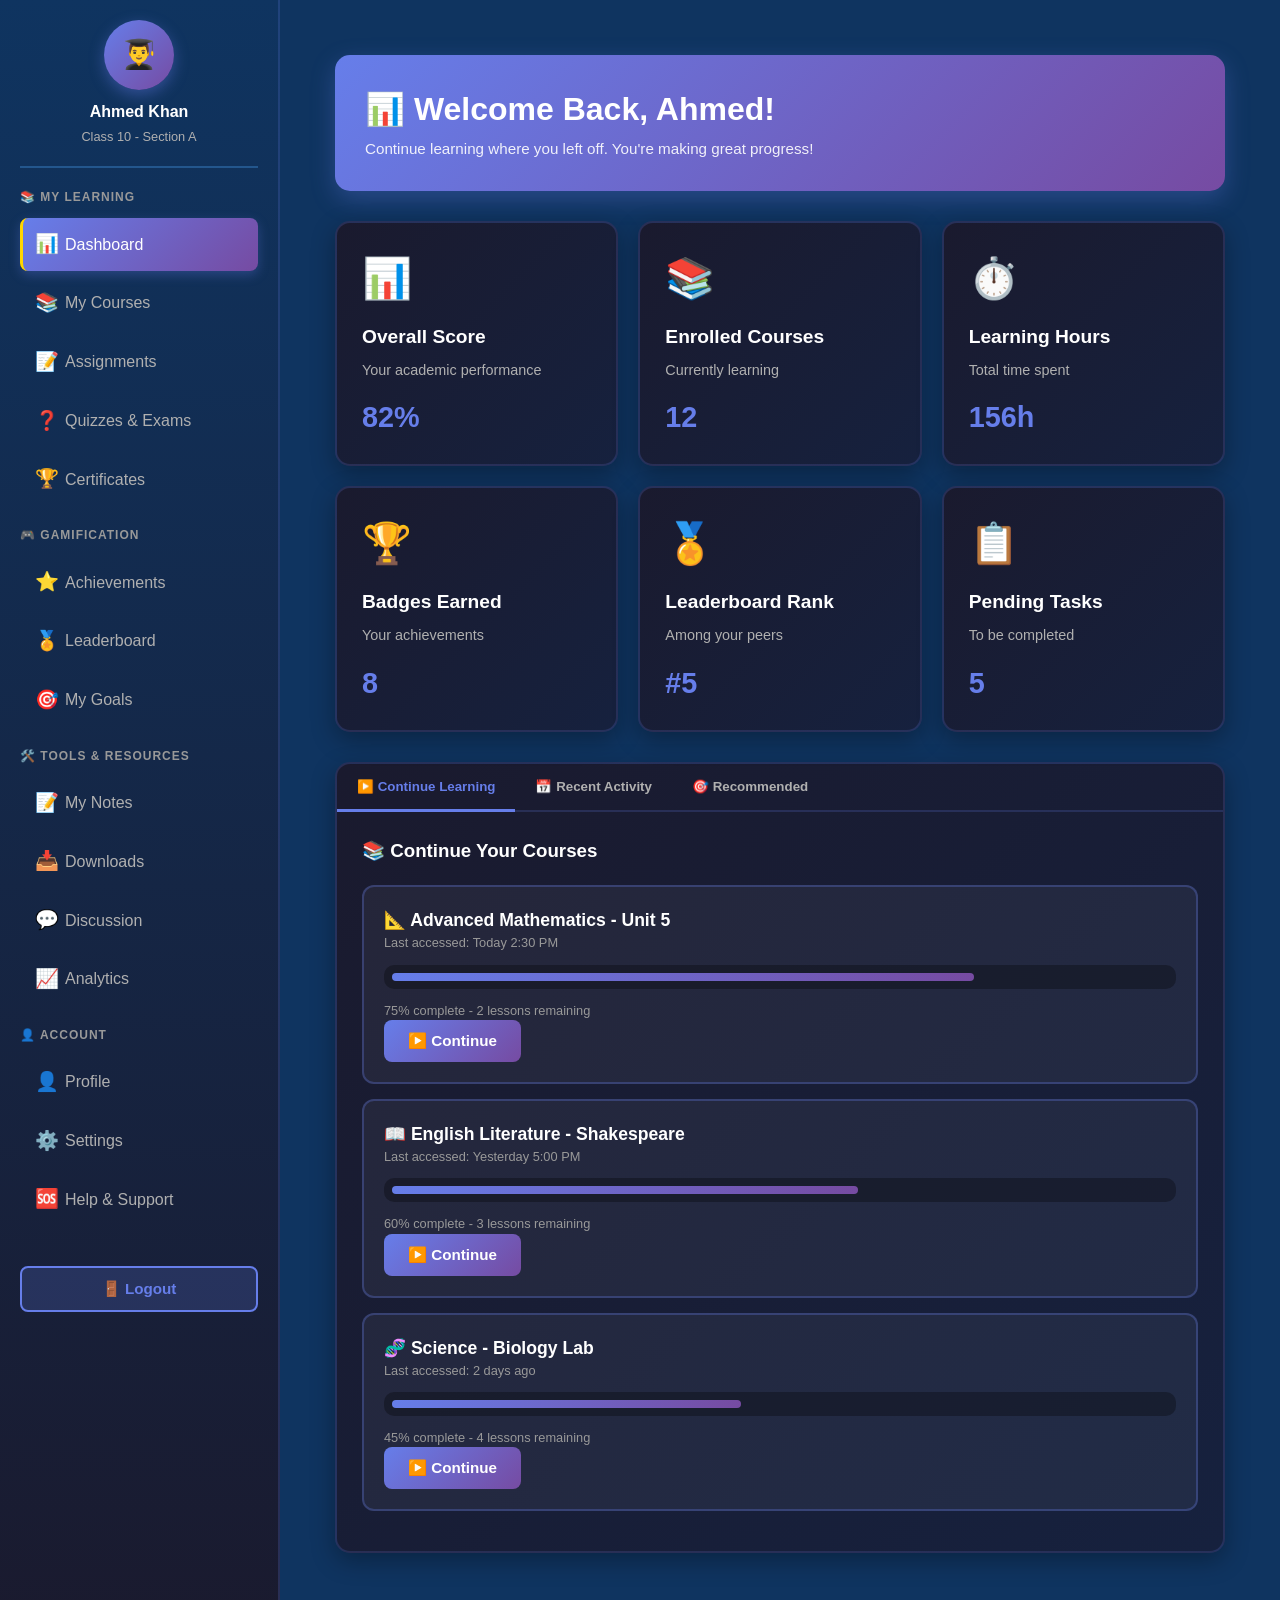
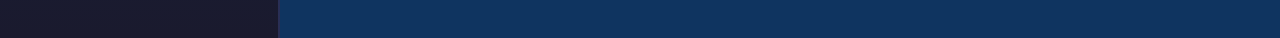
<file: student-lms-advanced.html>
<!DOCTYPE html>
<html lang="en">
<head>
  <meta charset="UTF-8">
  <meta name="viewport" content="width=device-width, initial-scale=1.0">
  <title>🚀 Student Advanced LMS Portal - Complete Features</title>
  <link rel="stylesheet" href="styles.css">
  <style>
    :root {
      --primary: #4facfe;
      --secondary: #00f2fe;
      --success: #10b981;
      --danger: #ef4444;
      --warning: #f59e0b;
      --dark: #1f2937;
      --light: #f9fafb;
    }

    * {
      box-sizing: border-box;
      margin: 0;
      padding: 0;
    }

    body {
      font-family: 'Segoe UI', Roboto, Arial, sans-serif;
      background: linear-gradient(135deg, #667eea 0%, #764ba2 100%);
      min-height: 100vh;
    }

    .lms-container {
      display: grid;
      grid-template-columns: 280px 1fr;
      min-height: 100vh;
      background: #0f3460;
    }

    /* SIDEBAR */
    .lms-sidebar {
      background: linear-gradient(180deg, #0f3460 0%, #1a1a2e 100%);
      color: white;
      padding: 20px;
      overflow-y: auto;
      border-right: 2px solid rgba(102, 126, 234, 0.2);
    }

    .student-info {
      text-align: center;
      padding-bottom: 20px;
      border-bottom: 2px solid rgba(79, 172, 254, 0.3);
      margin-bottom: 20px;
    }

    .student-avatar {
      width: 70px;
      height: 70px;
      background: linear-gradient(135deg, #667eea 0%, #764ba2 100%);
      border-radius: 50%;
      display: flex;
      align-items: center;
      justify-content: center;
      font-size: 1.8rem;
      margin: 0 auto 10px;
      box-shadow: 0 5px 15px rgba(102, 126, 234, 0.4);
    }

    .student-name {
      font-weight: 700;
      margin-bottom: 3px;
    }

    .student-class {
      font-size: 0.8rem;
      color: #b0b0b0;
    }

    .lms-menu {
      list-style: none;
      margin-bottom: 20px;
    }

    .lms-menu-title {
      font-size: 0.75rem;
      color: #999;
      text-transform: uppercase;
      letter-spacing: 1px;
      margin-bottom: 12px;
      font-weight: 700;
    }

    .lms-menu-item a {
      display: flex;
      align-items: center;
      gap: 10px;
      padding: 12px;
      color: #b0b0b0;
      text-decoration: none;
      border-radius: 8px;
      transition: all 0.3s ease;
      cursor: pointer;
      font-weight: 500;
      border-left: 3px solid transparent;
      margin-bottom: 6px;
    }

    .lms-menu-item a:hover {
      background: rgba(102, 126, 234, 0.2);
      color: white;
      border-left-color: #667eea;
      padding-left: 15px;
    }

    .lms-menu-item a.active {
      background: linear-gradient(135deg, #667eea 0%, #764ba2 100%);
      color: white;
      border-left-color: #ffd700;
      box-shadow: 0 4px 12px rgba(102, 126, 234, 0.3);
    }

    .menu-icon {
      font-size: 1.2rem;
      width: 20px;
    }

    /* MAIN CONTENT */
    .lms-content {
      padding: 30px;
      overflow-y: auto;
      background: #0f3460;
    }

    .page-header {
      background: linear-gradient(135deg, #667eea 0%, #764ba2 100%);
      color: white;
      padding: 30px;
      border-radius: 15px;
      margin-bottom: 30px;
      box-shadow: 0 8px 25px rgba(102, 126, 234, 0.3);
    }

    .page-title {
      font-size: 2rem;
      font-weight: 700;
      margin-bottom: 5px;
    }

    .page-subtitle {
      font-size: 0.95rem;
      opacity: 0.9;
    }

    /* CARDS GRID */
    .cards-grid {
      display: grid;
      grid-template-columns: repeat(auto-fit, minmax(250px, 1fr));
      gap: 20px;
      margin-bottom: 30px;
    }

    .card {
      background: linear-gradient(135deg, #1a1a2e 0%, #16213e 100%);
      border: 2px solid rgba(102, 126, 234, 0.2);
      padding: 25px;
      border-radius: 15px;
      box-shadow: 0 8px 25px rgba(0, 0, 0, 0.3);
      transition: all 0.3s ease;
      color: white;
      cursor: pointer;
      position: relative;
      overflow: hidden;
    }

    .card::before {
      content: '';
      position: absolute;
      top: 0;
      left: -100%;
      width: 100%;
      height: 100%;
      background: linear-gradient(90deg, transparent, rgba(102, 126, 234, 0.1), transparent);
      transition: left 0.5s ease;
    }

    .card:hover {
      transform: translateY(-8px);
      border-color: #667eea;
      box-shadow: 0 15px 40px rgba(102, 126, 234, 0.3);
    }

    .card:hover::before {
      left: 100%;
    }

    .card-icon {
      font-size: 2.5rem;
      margin-bottom: 15px;
    }

    .card-title {
      font-size: 1.2rem;
      font-weight: 700;
      margin-bottom: 8px;
    }

    .card-desc {
      font-size: 0.9rem;
      color: #b0b0b0;
      margin-bottom: 15px;
    }

    .card-value {
      font-size: 1.8rem;
      font-weight: 700;
      color: #667eea;
    }

    /* TABS */
    .tabs-container {
      background: linear-gradient(135deg, #1a1a2e 0%, #16213e 100%);
      border-radius: 15px;
      border: 2px solid rgba(102, 126, 234, 0.2);
      box-shadow: 0 8px 25px rgba(0, 0, 0, 0.3);
      margin-bottom: 30px;
      overflow: hidden;
    }

    .tabs-header {
      display: flex;
      flex-wrap: wrap;
      border-bottom: 2px solid rgba(102, 126, 234, 0.2);
    }

    .tab-btn {
      background: none;
      border: none;
      color: #b0b0b0;
      padding: 15px 20px;
      cursor: pointer;
      font-weight: 600;
      transition: all 0.3s ease;
      border-bottom: 3px solid transparent;
      margin-bottom: -2px;
    }

    .tab-btn:hover {
      color: white;
      background: rgba(102, 126, 234, 0.1);
    }

    .tab-btn.active {
      color: #667eea;
      border-bottom-color: #667eea;
    }

    .tab-content {
      display: none;
      padding: 25px;
      min-height: 300px;
      color: white;
    }

    .tab-content.active {
      display: block;
      animation: fadeIn 0.3s ease;
    }

    @keyframes fadeIn {
      from {
        opacity: 0;
        transform: translateY(10px);
      }
      to {
        opacity: 1;
        transform: translateY(0);
      }
    }

    /* COURSE CARD */
    .course-card {
      background: rgba(255, 255, 255, 0.05);
      border: 2px solid rgba(102, 126, 234, 0.3);
      border-radius: 12px;
      padding: 20px;
      margin-bottom: 15px;
      transition: all 0.3s ease;
    }

    .course-card:hover {
      background: rgba(102, 126, 234, 0.1);
      border-color: #667eea;
      transform: translateX(5px);
    }

    .course-header {
      display: flex;
      justify-content: space-between;
      align-items: start;
      margin-bottom: 12px;
    }

    .course-title {
      font-size: 1.1rem;
      font-weight: 700;
    }

    .course-date {
      font-size: 0.8rem;
      color: #999;
    }

    .progress-container {
      background: rgba(0, 0, 0, 0.3);
      border-radius: 10px;
      padding: 8px;
      margin-bottom: 12px;
      overflow: hidden;
    }

    .progress-bar {
      height: 8px;
      background: linear-gradient(90deg, #667eea 0%, #764ba2 100%);
      border-radius: 5px;
      transition: width 0.3s ease;
    }

    .progress-text {
      font-size: 0.8rem;
      color: #999;
      margin-top: 5px;
    }

    /* VIDEO PLAYER */
    .video-player {
      width: 100%;
      max-width: 100%;
      background: black;
      border-radius: 12px;
      margin-bottom: 20px;
      overflow: hidden;
    }

    .video-thumbnail {
      width: 100%;
      height: 300px;
      background: linear-gradient(135deg, #667eea 0%, #764ba2 100%);
      display: flex;
      align-items: center;
      justify-content: center;
      font-size: 4rem;
      cursor: pointer;
      position: relative;
    }

    .video-overlay {
      position: absolute;
      width: 100%;
      height: 100%;
      background: rgba(0, 0, 0, 0.3);
      display: flex;
      align-items: center;
      justify-content: center;
    }

    .play-btn {
      width: 70px;
      height: 70px;
      background: rgba(255, 255, 255, 0.3);
      border-radius: 50%;
      display: flex;
      align-items: center;
      justify-content: center;
      font-size: 2rem;
      color: white;
      cursor: pointer;
      transition: all 0.3s ease;
    }

    .play-btn:hover {
      background: rgba(255, 255, 255, 0.5);
      transform: scale(1.1);
    }

    /* BADGES & ACHIEVEMENTS */
    .achievements-grid {
      display: grid;
      grid-template-columns: repeat(auto-fit, minmax(120px, 1fr));
      gap: 15px;
      margin-top: 20px;
    }

    .badge-item {
      background: rgba(255, 255, 255, 0.05);
      border: 2px solid rgba(102, 126, 234, 0.3);
      border-radius: 12px;
      padding: 20px;
      text-align: center;
      transition: all 0.3s ease;
    }

    .badge-item:hover {
      transform: translateY(-5px);
      border-color: #667eea;
      box-shadow: 0 5px 15px rgba(102, 126, 234, 0.2);
    }

    .badge-icon {
      font-size: 2.5rem;
      margin-bottom: 10px;
    }

    .badge-name {
      font-size: 0.85rem;
      font-weight: 700;
    }

    .badge-date {
      font-size: 0.7rem;
      color: #999;
      margin-top: 5px;
    }

    /* LEADERBOARD */
    .leaderboard-item {
      display: flex;
      align-items: center;
      padding: 15px;
      background: rgba(255, 255, 255, 0.05);
      border-radius: 10px;
      margin-bottom: 10px;
      border-left: 4px solid var(--primary);
    }

    .rank {
      font-size: 1.5rem;
      font-weight: 700;
      width: 50px;
      text-align: center;
      color: #667eea;
    }

    .leaderboard-info {
      flex: 1;
      margin-left: 15px;
    }

    .leaderboard-name {
      font-weight: 700;
      margin-bottom: 3px;
    }

    .leaderboard-score {
      font-size: 0.8rem;
      color: #999;
    }

    .leaderboard-points {
      font-size: 1.3rem;
      font-weight: 700;
      color: #ffd700;
    }

    /* GAMIFICATION */
    .gamification-grid {
      display: grid;
      grid-template-columns: repeat(auto-fit, minmax(150px, 1fr));
      gap: 15px;
      margin-top: 20px;
    }

    .gamification-box {
      background: rgba(102, 126, 234, 0.1);
      border: 2px solid rgba(102, 126, 234, 0.3);
      border-radius: 12px;
      padding: 20px;
      text-align: center;
    }

    .gamification-icon {
      font-size: 2rem;
      margin-bottom: 10px;
    }

    .gamification-label {
      font-size: 0.9rem;
      font-weight: 700;
      margin-bottom: 8px;
    }

    .gamification-value {
      font-size: 1.8rem;
      font-weight: 700;
      color: #667eea;
    }

    /* FORMS */
    .form-group {
      margin-bottom: 20px;
    }

    .form-label {
      display: block;
      margin-bottom: 8px;
      font-weight: 700;
      color: #b0b0b0;
    }

    .form-input,
    .form-textarea,
    .form-select {
      width: 100%;
      padding: 12px;
      background: rgba(255, 255, 255, 0.05);
      border: 2px solid rgba(102, 126, 234, 0.2);
      border-radius: 8px;
      color: white;
      font-family: inherit;
      font-size: 0.95rem;
      transition: all 0.3s ease;
    }

    .form-input::placeholder,
    .form-textarea::placeholder {
      color: #666;
    }

    .form-input:focus,
    .form-textarea:focus,
    .form-select:focus {
      outline: none;
      border-color: #667eea;
      box-shadow: 0 0 15px rgba(102, 126, 234, 0.2);
      background: rgba(102, 126, 234, 0.05);
    }

    /* BUTTONS */
    .btn {
      padding: 12px 24px;
      border: none;
      border-radius: 8px;
      font-weight: 700;
      cursor: pointer;
      transition: all 0.3s ease;
      font-size: 0.95rem;
    }

    .btn-primary {
      background: linear-gradient(135deg, #667eea 0%, #764ba2 100%);
      color: white;
    }

    .btn-primary:hover {
      transform: translateY(-2px);
      box-shadow: 0 8px 20px rgba(102, 126, 234, 0.4);
    }

    .btn-secondary {
      background: rgba(102, 126, 234, 0.2);
      color: #667eea;
      border: 2px solid #667eea;
    }

    .btn-secondary:hover {
      background: rgba(102, 126, 234, 0.3);
    }

    /* TABLE */
    .data-table {
      width: 100%;
      border-collapse: collapse;
      margin-top: 15px;
    }

    .data-table th {
      background: rgba(102, 126, 234, 0.2);
      padding: 12px;
      text-align: left;
      font-weight: 700;
      border-bottom: 2px solid rgba(102, 126, 234, 0.3);
      color: #b0b0b0;
    }

    .data-table td {
      padding: 12px;
      border-bottom: 1px solid rgba(102, 126, 234, 0.1);
      color: #b0b0b0;
    }

    .data-table tr:hover {
      background: rgba(102, 126, 234, 0.1);
    }

    /* MODALS */
    .modal {
      display: none;
      position: fixed;
      top: 0;
      left: 0;
      width: 100%;
      height: 100%;
      background: rgba(0, 0, 0, 0.7);
      z-index: 1000;
      align-items: center;
      justify-content: center;
    }

    .modal.show {
      display: flex;
    }

    .modal-content {
      background: linear-gradient(135deg, #1a1a2e 0%, #16213e 100%);
      border: 2px solid rgba(102, 126, 234, 0.3);
      padding: 30px;
      border-radius: 15px;
      max-width: 600px;
      width: 90%;
      max-height: 90vh;
      overflow-y: auto;
      box-shadow: 0 20px 60px rgba(0, 0, 0, 0.5);
    }

    .modal-header {
      font-size: 1.8rem;
      color: white;
      margin-bottom: 20px;
      display: flex;
      justify-content: space-between;
      align-items: center;
    }

    .close-modal {
      background: none;
      border: none;
      color: #b0b0b0;
      font-size: 1.5rem;
      cursor: pointer;
      transition: color 0.3s ease;
    }

    .close-modal:hover {
      color: white;
    }

    /* RESPONSIVE */
    @media (max-width: 768px) {
      .lms-container {
        grid-template-columns: 1fr;
      }

      .lms-sidebar {
        display: none;
      }

      .cards-grid {
        grid-template-columns: 1fr;
      }

      .achievements-grid {
        grid-template-columns: repeat(auto-fit, minmax(100px, 1fr));
      }

      .page-title {
        font-size: 1.5rem;
      }
    }
  </style>
</head>
<body>
  <div class="lms-container">
    <!-- SIDEBAR -->
    <div class="lms-sidebar">
      <div class="student-info">
        <div class="student-avatar">👨‍🎓</div>
        <div class="student-name">Ahmed Khan</div>
        <div class="student-class">Class 10 - Section A</div>
      </div>

      <div>
        <div class="lms-menu-title">📚 My Learning</div>
        <ul class="lms-menu">
          <li class="lms-menu-item"><a onclick="showTab('dashboard')" class="active"><span class="menu-icon">📊</span> Dashboard</a></li>
          <li class="lms-menu-item"><a onclick="showTab('courses')"><span class="menu-icon">📚</span> My Courses</a></li>
          <li class="lms-menu-item"><a onclick="showTab('assignments')"><span class="menu-icon">📝</span> Assignments</a></li>
          <li class="lms-menu-item"><a onclick="showTab('quiz')"><span class="menu-icon">❓</span> Quizzes & Exams</a></li>
          <li class="lms-menu-item"><a onclick="showTab('certificates')"><span class="menu-icon">🏆</span> Certificates</a></li>
        </ul>
      </div>

      <div>
        <div class="lms-menu-title">🎮 Gamification</div>
        <ul class="lms-menu">
          <li class="lms-menu-item"><a onclick="showTab('achievements')"><span class="menu-icon">⭐</span> Achievements</a></li>
          <li class="lms-menu-item"><a onclick="showTab('leaderboard')"><span class="menu-icon">🏅</span> Leaderboard</a></li>
          <li class="lms-menu-item"><a onclick="showTab('goals')"><span class="menu-icon">🎯</span> My Goals</a></li>
        </ul>
      </div>

      <div>
        <div class="lms-menu-title">🛠️ Tools & Resources</div>
        <ul class="lms-menu">
          <li class="lms-menu-item"><a onclick="showTab('notes')"><span class="menu-icon">📝</span> My Notes</a></li>
          <li class="lms-menu-item"><a onclick="showTab('resources')"><span class="menu-icon">📥</span> Downloads</a></li>
          <li class="lms-menu-item"><a onclick="showTab('forum')"><span class="menu-icon">💬</span> Discussion</a></li>
          <li class="lms-menu-item"><a onclick="showTab('analytics')"><span class="menu-icon">📈</span> Analytics</a></li>
        </ul>
      </div>

      <div>
        <div class="lms-menu-title">👤 Account</div>
        <ul class="lms-menu">
          <li class="lms-menu-item"><a onclick="showTab('profile')"><span class="menu-icon">👤</span> Profile</a></li>
          <li class="lms-menu-item"><a onclick="showTab('settings')"><span class="menu-icon">⚙️</span> Settings</a></li>
          <li class="lms-menu-item"><a onclick="showTab('support')"><span class="menu-icon">🆘</span> Help & Support</a></li>
        </ul>
      </div>

      <button class="btn btn-secondary" onclick="logout()" style="width: 100%; margin-top: 20px;">🚪 Logout</button>
    </div>

    <!-- MAIN CONTENT -->
    <div class="lms-content">
      <!-- DASHBOARD TAB -->
      <div id="dashboard" class="tab-content active">
        <div class="page-header">
          <div class="page-title">📊 Welcome Back, Ahmed!</div>
          <div class="page-subtitle">Continue learning where you left off. You're making great progress!</div>
        </div>

        <div class="cards-grid">
          <div class="card" onclick="alert('📊 Current Average: 82/100')">
            <div class="card-icon">📊</div>
            <div class="card-title">Overall Score</div>
            <div class="card-desc">Your academic performance</div>
            <div class="card-value">82%</div>
          </div>

          <div class="card" onclick="alert('⏳ 12 Active Courses')">
            <div class="card-icon">📚</div>
            <div class="card-title">Enrolled Courses</div>
            <div class="card-desc">Currently learning</div>
            <div class="card-value">12</div>
          </div>

          <div class="card" onclick="alert('✅ Progress: 156 hours')">
            <div class="card-icon">⏱️</div>
            <div class="card-title">Learning Hours</div>
            <div class="card-desc">Total time spent</div>
            <div class="card-value">156h</div>
          </div>

          <div class="card" onclick="alert('🏆 Earned 8 badges')">
            <div class="card-icon">🏆</div>
            <div class="card-title">Badges Earned</div>
            <div class="card-desc">Your achievements</div>
            <div class="card-value">8</div>
          </div>

          <div class="card" onclick="alert('💯 Position: 5th')">
            <div class="card-icon">🏅</div>
            <div class="card-title">Leaderboard Rank</div>
            <div class="card-desc">Among your peers</div>
            <div class="card-value">#5</div>
          </div>

          <div class="card" onclick="alert('📋 5 Pending')">
            <div class="card-icon">📋</div>
            <div class="card-title">Pending Tasks</div>
            <div class="card-desc">To be completed</div>
            <div class="card-value">5</div>
          </div>
        </div>

        <div class="tabs-container">
          <div class="tabs-header">
            <button class="tab-btn active" onclick="switchTab(this, 'continue-learning')">▶️ Continue Learning</button>
            <button class="tab-btn" onclick="switchTab(this, 'recent-activity')">📅 Recent Activity</button>
            <button class="tab-btn" onclick="switchTab(this, 'recommended')">🎯 Recommended</button>
          </div>

          <div id="continue-learning" class="tab-content active">
            <h3 style="margin-bottom: 20px;">  📚 Continue Your Courses</h3>
            <div class="course-card">
              <div class="course-header">
                <div>
                  <div class="course-title">📐 Advanced Mathematics - Unit 5</div>
                  <div class="course-date">Last accessed: Today 2:30 PM</div>
                </div>
              </div>
              <div class="progress-container">
                <div class="progress-bar" style="width: 75%;"></div>
              </div>
              <div class="progress-text">75% complete - 2 lessons remaining</div>
              <button class="btn btn-primary" onclick="continueLearning('Mathematics')">▶️ Continue</button>
            </div>

            <div class="course-card">
              <div class="course-header">
                <div>
                  <div class="course-title">📖 English Literature - Shakespeare</div>
                  <div class="course-date">Last accessed: Yesterday 5:00 PM</div>
                </div>
              </div>
              <div class="progress-container">
                <div class="progress-bar" style="width: 60%;"></div>
              </div>
              <div class="progress-text">60% complete - 3 lessons remaining</div>
              <button class="btn btn-primary" onclick="continueLearning('English')">▶️ Continue</button>
            </div>

            <div class="course-card">
              <div class="course-header">
                <div>
                  <div class="course-title">🧬 Science - Biology Lab</div>
                  <div class="course-date">Last accessed: 2 days ago</div>
                </div>
              </div>
              <div class="progress-container">
                <div class="progress-bar" style="width: 45%;"></div>
              </div>
              <div class="progress-text">45% complete - 4 lessons remaining</div>
              <button class="btn btn-primary" onclick="continueLearning('Science')">▶️ Continue</button>
            </div>
          </div>

          <div id="recent-activity" class="tab-content">
            <h3 style="margin-bottom: 20px;">📅 Your Activity</h3>
            <table class="data-table">
              <thead>
                <tr>
                  <th>Date</th>
                  <th>Activity</th>
                  <th>Course</th>
                  <th>Points</th>
                </tr>
              </thead>
              <tbody>
                <tr>
                  <td>Mar 19, 2026</td>
                  <td>✅ Completed Quiz</td>
                  <td>Mathematics</td>
                  <td>+50</td>
                </tr>
                <tr>
                  <td>Mar 19, 2026</td>
                  <td>📝 Submitted Assignment</td>
                  <td>English</td>
                  <td>+30</td>
                </tr>
                <tr>
                  <td>Mar 18, 2026</td>
                  <td>🎓 Earned Badge</td>
                  <td>Science</td>
                  <td>+25</td>
                </tr>
              </tbody>
            </table>
          </div>

          <div id="recommended" class="tab-content">
            <h3 style="margin-bottom: 20px;">🎯 AI Recommended For You</h3>
            <div style="background: rgba(102, 126, 234, 0.1); border-left: 4px solid #667eea; padding: 15px; border-radius: 8px; margin-bottom: 20px;">
              <p>Based on your learning patterns and performance, we recommend these courses to improve your grades!</p>
            </div>
            <div class="course-card">
              <div class="course-title">📊 Statistics & Probability</div>
              <p style="color: #999; margin: 10px 0;">Perfect for strengthening your Math foundation. (AI Match: 95%)</p>
              <button class="btn btn-primary">Enroll Now</button>
            </div>
            <div class="course-card">
              <div class="course-title">✍️ Essay Writing Masterclass</div>
              <p style="color: #999; margin: 10px 0;">Improve your writing skills based on your recent submissions. (AI Match: 88%)</p>
              <button class="btn btn-primary">Enroll Now</button>
            </div>
          </div>
        </div>
      </div>

      <!-- COURSES TAB -->
      <div id="courses" class="tab-content">
        <div class="page-header">
          <div class="page-title">📚 My Courses</div>
          <div class="page-subtitle">Manage your enrolled courses and track progress</div>
        </div>

        <div class="tabs-container">
          <div class="tabs-header">
            <button class="tab-btn active" onclick="switchTab(this, 'active')">Active</button>
            <button class="tab-btn" onclick="switchTab(this, 'completed')">Completed</button>
            <button class="tab-btn" onclick="switchTab(this, 'browse')">Browse More</button>
          </div>

          <div id="active" class="tab-content active" style="padding: 25px;">
            <h3 style="margin-bottom: 20px;">🔴 Active Courses (12)</h3>
            
            <div class="course-card">
              <div class="course-header">
                <div>
                  <div class="course-title">📐 Advanced Mathematics</div>
                  <div class="course-date">Instructor: Dr. Ahmed Khan | 15 sessions</div>
                </div>
              </div>
              <div class="progress-container">
                <div class="progress-bar" style="width: 75%;"></div>
              </div>
              <div style="display: flex; gap: 10px; margin-top: 12px;">
                <button class="btn btn-primary btn-small" onclick="watchVideo()">▶️ Watch Video</button>
                <button class="btn btn-secondary btn-small" onclick="viewContent()">📂 View Content</button>
              </div>
            </div>

            <div class="course-card">
              <div class="course-header">
                <div>
                  <div class="course-title">📖 English Literature</div>
                  <div class="course-date">Instructor: Mrs. Fatima Khan | 12 sessions</div>
                </div>
              </div>
              <div class="progress-container">
                <div class="progress-bar" style="width: 60%;"></div>
              </div>
              <div style="display: flex; gap: 10px; margin-top: 12px;">
                <button class="btn btn-primary btn-small" onclick="watchVideo()">▶️ Watch Video</button>
                <button class="btn btn-secondary btn-small" onclick="viewContent()">📂 View Content</button>
              </div>
            </div>
          </div>

          <div id="completed" class="tab-content" style="padding: 25px;">
            <h3 style="margin-bottom: 20px;">✅ Completed Courses (5)</h3>
            <div class="course-card" style="background: rgba(16, 185, 129, 0.1); border-color: rgba(16, 185, 129, 0.3);">
              <div style="display: flex; justify-content: space-between; align-items: center; margin-bottom: 12px;">
                <div class="course-title">✅ Basic Computer Skills</div>
                <span style="background: #10b981; color: white; padding: 4px 12px; border-radius: 20px; font-size: 0.8rem;">Completed</span>
              </div>
              <button class="btn btn-secondary">📜 View Certificate</button>
            </div>
          </div>

          <div id="browse" class="tab-content" style="padding: 25px;">
            <h3 style="margin-bottom: 20px;">🔍 Browse & Enroll</h3>
            <div style="display: grid; grid-template-columns: repeat(auto-fit, minmax(200px, 1fr)); gap: 15px;">
              <div style="background: rgba(102, 126, 234, 0.1); border: 2px solid rgba(102, 126, 234, 0.3); padding: 15px; border-radius: 10px;">
                <div style="font-size: 2rem; margin-bottom: 10px;">🤖</div>
                <div style="font-weight: 700; margin-bottom: 5px;">AI & Machine Learning</div>
                <p style="font-size: 0.85rem; color: #999; margin-bottom: 10px;">Learn AI fundamentals</p>
                <button class="btn btn-primary" style="width: 100%;">Enroll</button>
              </div>
            </div>
          </div>
        </div>
      </div>

      <!-- ASSIGNMENTS TAB -->
      <div id="assignments" class="tab-content">
        <div class="page-header">
          <div class="page-title">📝 Assignments & Submissions</div>
          <div class="page-subtitle">Submit your work and track your progress</div>
        </div>

        <table class="data-table">
          <thead>
            <tr>
              <th>Title</th>
              <th>Subject</th>
              <th>Due Date</th>
              <th>Status</th>
              <th>Grade</th>
              <th>Action</th>
            </tr>
          </thead>
          <tbody>
            <tr>
              <td>📝 Essay on Climate Change</td>
              <td>English</td>
              <td>Mar 25, 2026</td>
              <td><span style="background: #fef3c7; color: #92400e; padding: 4px 8px; border-radius: 4px; font-size: 0.8rem;">Pending</span></td>
              <td>-</td>
              <td><button class="btn btn-primary" style="padding: 6px 12px; font-size: 0.8rem;">📤 Submit</button></td>
            </tr>
            <tr>
              <td>🧮 Math Problem Set 5</td>
              <td>Mathematics</td>
              <td>Mar 22, 2026</td>
              <td><span style="background: #d1fae5; color: #047857; padding: 4px 8px; border-radius: 4px; font-size: 0.8rem;">Submitted</span></td>
              <td>18/20</td>
              <td><button class="btn btn-secondary" style="padding: 6px 12px; font-size: 0.8rem;">👁️ View</button></td>
            </tr>
            <tr>
              <td>🔬 Lab Report</td>
              <td>Science</td>
              <td>Mar 20, 2026</td>
              <td><span style="background: #d1fae5; color: #047857; padding: 4px 8px; border-radius: 4px; font-size: 0.8rem;">Graded</span></td>
              <td>19/20</td>
              <td><button class="btn btn-secondary" style="padding: 6px 12px; font-size: 0.8rem;">👁️ View</button></td>
            </tr>
          </tbody>
        </table>
      </div>

      <!-- QUIZ & EXAM TAB -->
      <div id="quiz" class="tab-content">
        <div class="page-header">
          <div class="page-title">❓ Quizzes & Exams</div>
          <div class="page-subtitle">Take tests and see instant results</div>
        </div>

        <div class="tabs-container">
          <div class="tabs-header">
            <button class="tab-btn active" onclick="switchTab(this, 'upcoming')">Upcoming</button>
            <button class="tab-btn" onclick="switchTab(this, 'completed-quiz')">Completed</button>
          </div>

          <div id="upcoming" class="tab-content active" style="padding: 25px;">
            <div class="course-card">
              <div style="display: flex; justify-content: space-between; align-items: center; margin-bottom: 15px;">
                <div>
                  <div class="course-title">📊 Mathematics Mid-Term Exam</div>
                  <div class="course-date">Date: Mar 25, 2026 | Duration: 2 hours | Marks: 100</div>
                </div>
                <span style="background: #fef3c7; color: #92400e; padding: 6px 12px; border-radius: 20px; font-size: 0.8rem;">Upcoming</span>
              </div>
              <button class="btn btn-primary" onclick="startQuiz('Mathematics Exam')">🚀 Start Exam</button>
            </div>

            <div class="course-card">
              <div style="display: flex; justify-content: space-between; align-items: center; margin-bottom: 15px;">
                <div>
                  <div class="course-title">📖 English Quick Quiz</div>
                  <div class="course-date">Date: Mar 20, 2026 | Duration: 30 min | Marks: 25</div>
                </div>
                <span style="background: #fef3c7; color: #92400e; padding: 6px 12px; border-radius: 20px; font-size: 0.8rem;">Upcoming</span>
              </div>
              <button class="btn btn-primary" onclick="startQuiz('English Quiz')">🚀 Start Quiz</button>
            </div>
          </div>

          <div id="completed-quiz" class="tab-content" style="padding: 25px;">
            <div class="course-card" style="background: rgba(16, 185, 129, 0.1); border-color: rgba(16, 185, 129, 0.3);">
              <div style="display: flex; justify-content: space-between; align-items: center;">
                <div>
                  <div class="course-title">✅ Unit 4 Quiz - Mathematics</div>
                  <div class="course-date">Completed: Mar 15, 2026 | Score: 92/100</div>
                </div>
                <span style="background: #d1fae5; color: #047857; padding: 6px 12px; border-radius: 20px; font-size: 0.8rem;">Passed</span>
              </div>
            </div>
          </div>
        </div>
      </div>

      <!-- CERTIFICATES TAB -->
      <div id="certificates" class="tab-content">
        <div class="page-header">
          <div class="page-title">🏆 Certificates & Achievements</div>
          <div class="page-subtitle">Download your complete list of certificates</div>
        </div>

        <div style="display: grid; grid-template-columns: repeat(auto-fit, minmax(200px, 1fr)); gap: 20px; margin-top: 20px;">
          <div style="background: linear-gradient(135deg, #667eea 0%, #764ba2 100%); padding: 20px; border-radius: 12px; text-align: center; box-shadow: 0 8px 25px rgba(0, 0, 0, 0.3);">
            <div style="font-size: 3rem; margin-bottom: 10px;">📜</div>
            <div style="font-weight: 700; margin-bottom: 5px;">Complete Mathematics Course</div>
            <p style="font-size: 0.8rem; opacity: 0.9; margin-bottom: 12px;">Issued: March 2026</p>
            <button class="btn btn-primary" style="width: 100%;">📥 Download</button>
          </div>

          <div style="background: linear-gradient(135deg, #43e97b 0%, #38f9d7 100%); padding: 20px; border-radius: 12px; text-align: center; box-shadow: 0 8px 25px rgba(0, 0, 0, 0.3);">
            <div style="font-size: 3rem; margin-bottom: 10px;">📜</div>
            <div style="font-weight: 700; margin-bottom: 5px;">Advanced Computer Skills</div>
            <p style="font-size: 0.8rem; opacity: 0.9; margin-bottom: 12px;">Issued: February 2026</p>
            <button class="btn btn-primary" style="width: 100%; background: rgba(255, 255, 255, 0.3); color: white;">📥 Download</button>
          </div>
        </div>
      </div>

      <!-- ACHIEVEMENTS TAB -->
      <div id="achievements" class="tab-content">
        <div class="page-header">
          <div class="page-title">⭐ My Achievements & Badges</div>
          <div class="page-subtitle">Badges and milestones you've unlocked</div>
        </div>

        <div class="achievements-grid">
          <div class="badge-item">
            <div class="badge-icon">🌟</div>
            <div class="badge-name">Quick Learner</div>
            <div class="badge-date">Mar 15, 2026</div>
          </div>
          <div class="badge-item">
            <div class="badge-icon">🎯</div>
            <div class="badge-name">Perfect Score</div>
            <div class="badge-date">Mar 10, 2026</div>
          </div>
          <div class="badge-item">
            <div class="badge-icon">🔥</div>
            <div class="badge-name">5-Day Streak</div>
            <div class="badge-date">Mar 19, 2026</div>
          </div>
          <div class="badge-item">
            <div class="badge-icon">💪</div>
            <div class="badge-name">Hard Worker</div>
            <div class="badge-date">Mar 8, 2026</div>
          </div>
          <div class="badge-item">
            <div class="badge-icon">🏅</div>
            <div class="badge-name">Top 10 Rank</div>
            <div class="badge-date">Mar 5, 2026</div>
          </div>
          <div class="badge-item">
            <div class="badge-icon">🎊</div>
            <div class="badge-name">Milestone - 100 LH</div>
            <div class="badge-date">Mar 1, 2026</div>
          </div>
        </div>
      </div>

      <!-- LEADERBOARD TAB -->
      <div id="leaderboard" class="tab-content">
        <div class="page-header">
          <div class="page-title">🏅 Leaderboard</div>
          <div class="page-subtitle">See where you stand among your peers</div>
        </div>

        <div style="margin-top: 25px;">
          <h3 style="margin-bottom: 20px;">👑 Top 10 Students</h3>
          
          <div class="leaderboard-item">
            <div class="rank">1</div>
            <div class="leaderboard-info">
              <div class="leaderboard-name">⭐ Fatima Ali</div>
              <div class="leaderboard-score">Class 10-A</div>
            </div>
            <div class="leaderboard-points">2,450 pts</div>
          </div>

          <div class="leaderboard-item">
            <div class="rank">2</div>
            <div class="leaderboard-info">
              <div class="leaderboard-name">Hassan Khan</div>
              <div class="leaderboard-score">Class 10-B</div>
            </div>
            <div class="leaderboard-points">2,380 pts</div>
          </div>

          <div class="leaderboard-item" style="border-left-color: #67e8f9;">
            <div class="rank">5</div>
            <div class="leaderboard-info">
              <div class="leaderboard-name" style="color: #667eea; font-weight: 900;">👤 Ahmed Khan (YOU)</div>
              <div class="leaderboard-score">Class 10-A</div>
            </div>
            <div class="leaderboard-points">2,145 pts</div>
          </div>

          <div class="leaderboard-item">
            <div class="rank">6</div>
            <div class="leaderboard-info">
              <div class="leaderboard-name">Ayesha Malik</div>
              <div class="leaderboard-score">Class 10-A</div>
            </div>
            <div class="leaderboard-points">2,100 pts</div>
          </div>
        </div>
      </div>

      <!-- GOALS TAB -->
      <div id="goals" class="tab-content">
        <div class="page-header">
          <div class="page-title">🎯 My Study Goals</div>
          <div class="page-subtitle">Set and track your learning goals</div>
        </div>

        <button class="btn btn-primary" onclick="openModal('goalModal')" style="margin-top: 20px; margin-bottom: 20px;">➕ New Goal</button>

        <div class="course-card">
          <div style="display: flex; justify-content: space-between; align-items: start; margin-bottom: 15px;">
            <div>
              <div class="course-title">🎯 Score 90% in Mathematics</div>
              <div class="course-date">Target Date: March 31, 2026</div>
            </div>
            <span style="background: #dbeafe; color: #0c4a6e; padding: 6px 12px; border-radius: 20px; font-size: 0.8rem;">In Progress</span>
          </div>
          <div class="progress-container">
            <div class="progress-bar" style="width: 85%;"></div>
          </div>
          <div class="progress-text">85% progress towards goal</div>
        </div>

        <div class="course-card">
          <div style="display: flex; justify-content: space-between; align-items: start; margin-bottom: 15px;">
            <div>
              <div class="course-title">📚 Complete 5 Courses</div>
              <div class="course-date">Target Date: June 30, 2026</div>
            </div>
            <span style="background: #d1fae5; color: #065f46; padding: 6px 12px; border-radius: 20px; font-size: 0.8rem;">In Progress</span>
          </div>
          <div class="progress-container">
            <div class="progress-bar" style="width: 40%;"></div>
          </div>
          <div class="progress-text">2 of 5 courses completed</div>
        </div>
      </div>

      <!-- NOTES TAB -->
      <div id="notes" class="tab-content">
        <div class="page-header">
          <div class="page-title">📝 My Study Notes</div>
          <div class="page-subtitle">Create and organize your notes</div>
        </div>

        <button class="btn btn-primary" onclick="openModal('noteModal')" style="margin-top: 20px; margin-bottom: 20px;">➕ New Note</button>

        <div class="course-card">
          <div style="display: flex; justify-content: space-between; align-items: center; margin-bottom: 15px;">
            <div>
              <div class="course-title">📐 Algebra Formulas</div>
              <div class="course-date">Last edited: Today 3:45 PM</div>
            </div>
            <button class="btn btn-secondary" style="padding: 6px 12px; font-size: 0.8rem;">✏️ Edit</button>
          </div>
          <p style="color: #b0b0b0;">Quadratic formula, factorization tricks, polynomial division...</p>
        </div>

        <div class="course-card">
          <div style="display: flex; justify-content: space-between; align-items: center; margin-bottom: 15px;">
            <div>
              <div class="course-title">📖 Shakespeare Themes</div>
              <div class="course-date">Last edited: Yesterday 5:20 PM</div>
            </div>
            <button class="btn btn-secondary" style="padding: 6px 12px; font-size: 0.8rem;">✏️ Edit</button>
          </div>
          <p style="color: #b0b0b0;">Love, betrayal, ambition, fate - key themes in Macbeth and Hamlet...</p>
        </div>
      </div>

      <!-- RESOURCES TAB -->
      <div id="resources" class="tab-content">
        <div class="page-header">
          <div class="page-title">📥 Downloadable Resources</div>
          <div class="page-subtitle">Lecture notes, PDFs, and study materials</div>
        </div>

        <table class="data-table">
          <thead>
            <tr>
              <th>File Name</th>
              <th>Subject</th>
              <th>Type</th>
              <th>Date Added</th>
              <th>Action</th>
            </tr>
          </thead>
          <tbody>
            <tr>
              <td>📕 Chapter 5 - Algebra.pdf</td>
              <td>Mathematics</td>
              <td>PDF</td>
              <td>Mar 19, 2026</td>
              <td><button class="btn btn-primary" style="padding: 6px 12px; font-size: 0.8rem;">⬇️ Download</button></td>
            </tr>
            <tr>
              <td>🎥 Lecture Recording - Shakespeare.mp4</td>
              <td>English</td>
              <td>Video</td>
              <td>Mar 18, 2026</td>
              <td><button class="btn btn-primary" style="padding: 6px 12px; font-size: 0.8rem;">⬇️ Download</button></td>
            </tr>
            <tr>
              <td>🧪 Experiment Guide.docx</td>
              <td>Science</td>
              <td>Document</td>
              <td>Mar 17, 2026</td>
              <td><button class="btn btn-primary" style="padding: 6px 12px; font-size: 0.8rem;">⬇️ Download</button></td>
            </tr>
          </tbody>
        </table>
      </div>

      <!-- ANALYTICS TAB -->
      <div id="analytics" class="tab-content">
        <div class="page-header">
          <div class="page-title">📈 My Performance Analytics</div>
          <div class="page-subtitle">Detailed insights into your learning progress</div>
        </div>

        <div class="cards-grid" style="margin-top: 25px;">
          <div class="card">
            <div class="card-icon">⏱️</div>
            <div class="card-title">Screen Time Today</div>
            <div class="card-value">2.5h</div>
            <div class="card-desc">Learning time tracked</div>
          </div>

          <div class="card">
            <div class="card-icon">📊</div>
            <div class="card-title">Weekly Average</div>
            <div class="card-value">14.2h</div>
            <div class="card-desc">Per week on average</div>
          </div>

          <div class="card">
            <div class="card-icon">🎯</div>
            <div class="card-title">Goal Completion</div>
            <div class="card-value">75%</div>
            <div class="card-desc">Of your set goals</div>
          </div>

          <div class="card">
            <div class="card-icon">📈</div>
            <div class="card-title">Improvement Rate</div>
            <div class="card-value">+12%</div>
            <div class="card-desc">Month over month</div>
          </div>
        </div>

        <div style="background: linear-gradient(135deg, #1a1a2e 0%, #16213e 100%); border: 2px solid rgba(102, 126, 234, 0.2); padding: 25px; border-radius: 15px; margin-top: 25px;">
          <h3 style="margin-bottom: 20px;">📊 Subject-wise Performance</h3>
          <table class="data-table">
            <thead>
              <tr>
                <th>Subject</th>
                <th>Average Score</th>
                <th>Trend</th>
                <th>Status</th>
              </tr>
            </thead>
            <tbody>
              <tr>
                <td>🔢 Mathematics</td>
                <td>85%</td>
                <td>📈 +5%</td>
                <td><span style="color: #10b981;">Excellent</span></td>
              </tr>
              <tr>
                <td>📖 English</td>
                <td>78%</td>
                <td>📈 +3%</td>
                <td><span style="color: #f59e0b;">Good</span></td>
              </tr>
              <tr>
                <td>🧬 Science</td>
                <td>88%</td>
                <td>📈 +8%</td>
                <td><span style="color: #10b981;">Excellent</span></td>
              </tr>
            </tbody>
          </table>
        </div>
      </div>

      <!-- PROFILE TAB -->
      <div id="profile" class="tab-content">
        <div class="page-header">
          <div class="page-title">👤 My Profile</div>
          <div class="page-subtitle">Manage your personal information</div>
        </div>

        <div style="background: linear-gradient(135deg, #1a1a2e 0%, #16213e 100%); border: 2px solid rgba(102, 126, 234, 0.2); padding: 30px; border-radius: 15px; margin-top: 25px;">
          <div style="text-align: center; margin-bottom: 30px;">
            <div style="width: 100px; height: 100px; background: linear-gradient(135deg, #667eea 0%, #764ba2 100%); border-radius: 50%; margin: 0 auto 15px; display: flex; align-items: center; justify-content: center; font-size: 2.5rem;">👨</div>
            <div style="font-size: 1.3rem; font-weight: 700; margin-bottom: 5px;">Ahmed Khan</div>
            <div style="color: #999;">Roll No: 001 | Class 10-A</div>
          </div>

          <div class="form-group">
            <label class="form-label">Email</label>
            <input type="email" class="form-input" value="ahmed.khan@pis.edu.pk" disabled>
          </div>

          <div class="form-group">
            <label class="form-label">Phone</label>
            <input type="tel" class="form-input" value="+92-300-1234567" disabled>
          </div>

          <div class="form-group">
            <label class="form-label">Date of Birth</label>
            <input type="date" class="form-input" value="2011-03-15" disabled>
          </div>

          <button class="btn btn-primary" onclick="alert('✏️ Edit Profile functionality would be enabled here')">✏️ Edit Profile</button>
        </div>
      </div>

      <!-- SETTINGS TAB -->
      <div id="settings" class="tab-content">
        <div class="page-header">
          <div class="page-title">⚙️ Settings</div>
          <div class="page-subtitle">Customize your learning experience</div>
        </div>

        <div style="background: linear-gradient(135deg, #1a1a2e 0%, #16213e 100%); border: 2px solid rgba(102, 126, 234, 0.2); padding: 30px; border-radius: 15px; margin-top: 25px;">
          <h3 style="margin-bottom: 20px;">🔔 Notification Settings</h3>
          <div style="display: flex; justify-content: space-between; align-items: center; padding: 15px 0; border-bottom: 1px solid rgba(102, 126, 234, 0.2);">
            <div>
              <div style="font-weight: 700;">Email Notifications</div>
              <div style="font-size: 0.85rem; color: #999;">Receive updates via email</div>
            </div>
            <input type="checkbox" checked style="width: 20px; height: 20px; cursor: pointer;">
          </div>

          <div style="display: flex; justify-content: space-between; align-items: center; padding: 15px 0; border-bottom: 1px solid rgba(102, 126, 234, 0.2);">
            <div>
              <div style="font-weight: 700;">Push Notifications</div>
              <div style="font-size: 0.85rem; color: #999;">Get browser notifications</div>
            </div>
            <input type="checkbox" checked style="width: 20px; height: 20px; cursor: pointer;">
          </div>

          <div style="display: flex; justify-content: space-between; align-items: center; padding: 15px 0;">
            <div>
              <div style="font-weight: 700;">Dark Theme</div>
              <div style="font-size: 0.85rem; color: #999;">Use dark mode by default</div>
            </div>
            <input type="checkbox" checked style="width: 20px; height: 20px; cursor: pointer;">
          </div>

          <h3 style="margin: 30px 0 20px;">🔒 Privacy & Security</h3>
          <button class="btn btn-primary" style="margin-right: 10px;">🔑 Change Password</button>
          <button class="btn btn-secondary">🛡️ Two-Factor Authentication</button>
        </div>
      </div>

      <!-- SUPPORT TAB -->
      <div id="support" class="tab-content">
        <div class="page-header">
          <div class="page-title">🆘 Help & Support</div>
          <div class="page-subtitle">Get help when you need it</div>
        </div>

        <div style="background: linear-gradient(135deg, #1a1a2e 0%, #16213e 100%); border: 2px solid rgba(102, 126, 234, 0.2); padding: 30px; border-radius: 15px; margin-top: 25px;">
          <h3 style="margin-bottom: 15px;">📞 Contact Support</h3>
          <button class="btn btn-primary" onclick="openModal('supportModal')" style="margin-bottom: 20px;">🎫 Create Support Ticket</button>

          <h3 style="margin-bottom: 15px;">📚 FAQ</h3>
          <div style="background: rgba(102, 126, 234, 0.1); border-left: 4px solid #667eea; padding: 15px; border-radius: 8px; margin-bottom: 15px;">
            <div style="font-weight: 700; margin-bottom: 5px; cursor: pointer;">How do I download resources?</div>
            <p style="font-size: 0.9rem; color: #b0b0b0;">Go to the Resources tab and click Download on any file</p>
          </div>

          <div style="background: rgba(102, 126, 234, 0.1); border-left: 4px solid #667eea; padding: 15px; border-radius: 8px;">
            <div style="font-weight: 700; margin-bottom: 5px; cursor: pointer;">How do I submit assignments?</div>
            <p style="font-size: 0.9rem; color: #b0b0b0;">Go to Assignments tab, click Submit, and upload your files</p>
          </div>
        </div>
      </div>
    </div>
  </div>

  <!-- MODALS -->
  <div id="goalModal" class="modal">
    <div class="modal-content">
      <div class="modal-header">
        <span>🎯 Set New Goal</span>
        <button class="close-modal" onclick="closeModal('goalModal')">×</button>
      </div>
      <div class="form-group">
        <label class="form-label">Goal Description</label>
        <input type="text" class="form-input" placeholder="e.g., Score 95% in Math">
      </div>
      <div class="form-group">
        <label class="form-label">Target Date</label>
        <input type="date" class="form-input">
      </div>
      <button class="btn btn-primary" onclick="alert('✅ Goal created!'); closeModal('goalModal')" style="width: 100%;">Create Goal</button>
    </div>
  </div>

  <div id="noteModal" class="modal">
    <div class="modal-content">
      <div class="modal-header">
        <span>📝 Create New Note</span>
        <button class="close-modal" onclick="closeModal('noteModal')">×</button>
      </div>
      <div class="form-group">
        <label class="form-label">Note Title</label>
        <input type="text" class="form-input" placeholder="e.g., Chapter 5 Summary">
      </div>
      <div class="form-group">
        <label class="form-label">Content</label>
        <textarea class="form-textarea" placeholder="Write your notes here..."></textarea>
      </div>
      <button class="btn btn-primary" onclick="alert('✅ Note saved!'); closeModal('noteModal')" style="width: 100%;">Save Note</button>
    </div>
  </div>

  <div id="supportModal" class="modal">
    <div class="modal-content">
      <div class="modal-header">
        <span>🎫 Create Support Ticket</span>
        <button class="close-modal" onclick="closeModal('supportModal')">×</button>
      </div>
      <div class="form-group">
        <label class="form-label">Issue Category</label>
        <select class="form-select">
          <option>Technical Issue</option>
          <option>Course Content</option>
          <option>Assignment Help</option>
          <option>Other</option>
        </select>
      </div>
      <div class="form-group">
        <label class="form-label">Description</label>
        <textarea class="form-textarea" placeholder="Describe your issue..."></textarea>
      </div>
      <button class="btn btn-primary" onclick="alert('✅ Ticket submitted! Support team will contact you soon'); closeModal('supportModal')" style="width: 100%;">Submit Ticket</button>
    </div>
  </div>

  <script>
    function showTab(tabId) {
      document.querySelectorAll('.tab-content').forEach(tab => tab.classList.remove('active'));
      document.getElementById(tabId).classList.add('active');
    }

    function switchTab(btn, contentId) {
      const container = btn.parentElement.parentElement;
      container.querySelectorAll('.tab-btn').forEach(b => b.classList.remove('active'));
      container.querySelectorAll('.tab-content').forEach(t => t.classList.remove('active'));
      btn.classList.add('active');
      document.getElementById(contentId).classList.add('active');
    }

    function openModal(modalId) {
      document.getElementById(modalId).classList.add('show');
    }

    function closeModal(modalId) {
      document.getElementById(modalId).classList.remove('show');
    }

    function continueLearning(course) {
      alert(`🚀 Continuing ${course}...\n\nOpening video player and interactive content`);
    }

    function watchVideo() {
      alert('🎥 Video Player Opening\n\nThis would open an interactive video player with:\n✓ Adjustable playback speed\n✓ Subtitles\n✓ Video quality settings\n✓ Lesson completion tracking');
    }

    function viewContent() {
      alert('📂 Viewing course content:\n✓ Lecture slides\n✓ PDF downloads\n✓ Related resources');
    }

    function startQuiz(quizName) {
      alert(`📝 Starting: ${quizName}\n\nQuiz Features:\n✓ Auto-grading system\n✓ Instant results\n✓ Detailed explanation of answers\n✓ Performance analytics`);
    }

    function logout() {
      if (confirm('Are you sure you want to logout?')) {
        window.location.href = 'student.html';
      }
    }

    window.onclick = function(event) {
      if (event.target.classList.contains('modal')) {
        event.target.classList.remove('show');
      }
    }
  </script>
</body>
</html>
</file>
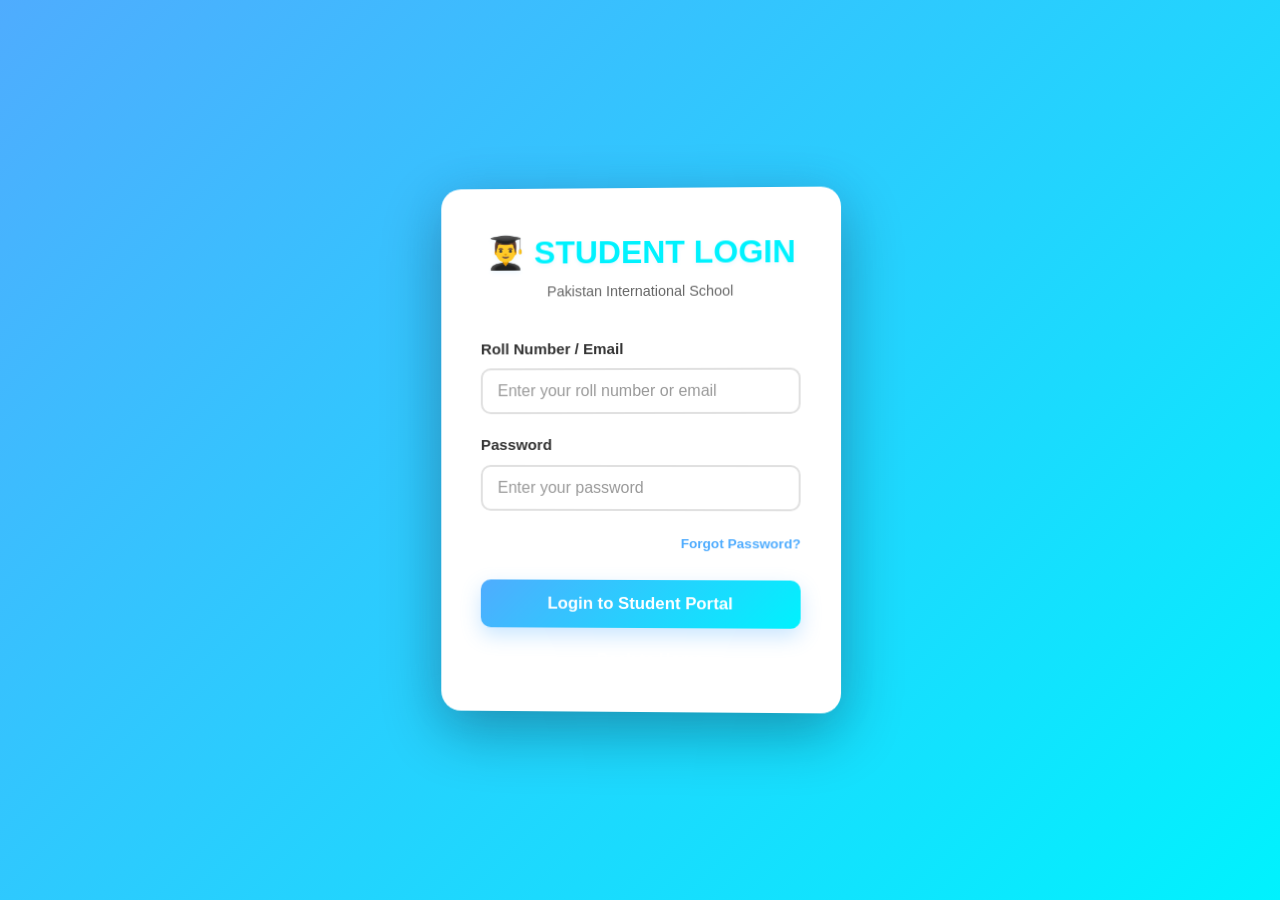
<file: student.html>
<!DOCTYPE html>
<html lang="en">
<head>
  <meta charset="UTF-8" />
  <meta name="viewport" content="width=device-width, initial-scale=1.0" />
  <title>Student Login - Pakistan International School</title>
  <link rel="stylesheet" href="styles.css" />
  <style>
    body {
      background: linear-gradient(135deg, #4facfe 0%, #00f2fe 100%);
      min-height: 100vh;
      display: flex;
      align-items: center;
      justify-content: center;
      font-family: 'Segoe UI', Roboto, Arial, sans-serif;
    }
    
    .login-container {
      background: white;
      border-radius: 20px;
      box-shadow: 0 20px 60px rgba(0, 0, 0, 0.3), 0 0 40px rgba(79, 172, 254, 0.2);
      padding: 40px;
      width: 100%;
      max-width: 400px;
      transform: perspective(1200px) rotateY(-2deg);
      transition: all 0.3s ease;
    }
    
    .login-container:hover {
      box-shadow: 0 30px 80px rgba(0, 0, 0, 0.4), 0 0 60px rgba(79, 172, 254, 0.3);
      transform: perspective(1200px) rotateY(0deg);
    }
    
    .login-header {
      text-align: center;
      margin-bottom: 35px;
    }
    
    .login-header h1 {
      color: #00f2fe;
      font-size: 2rem;
      margin: 0 0 5px 0;
      text-shadow: 0 2px 4px rgba(79, 172, 254, 0.1);
    }
    
    .login-header p {
      color: #666;
      margin: 0;
      font-size: 0.9rem;
    }
    
    .form-group {
      margin-bottom: 20px;
    }
    
    .form-group label {
      display: block;
      color: #333;
      font-weight: 600;
      margin-bottom: 8px;
      font-size: 0.95rem;
    }
    
    .form-group input {
      width: 100%;
      padding: 12px 15px;
      border: 2px solid #e0e0e0;
      border-radius: 10px;
      font-size: 1rem;
      transition: all 0.3s ease;
      box-sizing: border-box;
    }
    
    .form-group input:focus {
      outline: none;
      border-color: #4facfe;
      box-shadow: 0 0 15px rgba(79, 172, 254, 0.2);
      background: #f0f9ff;
    }
    
    .form-group input::placeholder {
      color: #999;
    }
    
    .forgot-password {
      text-align: right;
      margin-bottom: 25px;
    }
    
    .forgot-password a {
      color: #4facfe;
      text-decoration: none;
      font-size: 0.85rem;
      font-weight: 600;
      transition: all 0.3s ease;
    }
    
    .forgot-password a:hover {
      color: #00a8d8;
      text-decoration: underline;
    }
    
    .login-btn {
      width: 100%;
      padding: 14px;
      background: linear-gradient(135deg, #4facfe 0%, #00f2fe 100%);
      color: white;
      border: none;
      border-radius: 10px;
      font-size: 1.05rem;
      font-weight: 700;
      cursor: pointer;
      transition: all 0.3s ease;
      box-shadow: 0 8px 20px rgba(79, 172, 254, 0.3);
    }
    
    .login-btn:hover {
      transform: translateY(-2px);
      box-shadow: 0 12px 30px rgba(79, 172, 254, 0.4);
    }
    
    .login-btn:active {
      transform: translateY(0);
    }
    
    .back-link {
      text-align: center;
      margin-top: 20px;
    }
    
    .back-link a {
      color: white;
      text-decoration: none;
      font-weight: 600;
      transition: all 0.3s ease;
      display: inline-flex;
      align-items: center;
      gap: 8px;
    }
    
    .back-link a:hover {
      gap: 12px;
    }
    
    /* MOBILE RESPONSIVE DESIGN */
    @media (max-width: 768px) {
      body {
        padding: 12px;
      }
      
      .login-container {
        padding: 30px 20px;
        max-width: 100%;
        transform: perspective(1000px) rotateY(-1deg);
      }
      
      .login-header h1 {
        font-size: 1.6rem;
        margin-bottom: 3px;
      }
      
      .login-header p {
        font-size: 0.85rem;
      }
      
      .form-group {
        margin-bottom: 16px;
      }
      
      .form-group label {
        font-size: 0.9rem;
        margin-bottom: 6px;
      }
      
      .form-group input {
        padding: 11px 12px;
        font-size: 0.95rem;
        border-radius: 8px;
      }
      
      .forgot-password a {
        font-size: 0.8rem;
      }
      
      .login-btn {
        padding: 12px;
        font-size: 1rem;
        border-radius: 8px;
      }
      
      .back-link {
        margin-top: 16px;
      }
      
      .back-link a {
        font-size: 0.9rem;
      }
    }
    
    @media (max-width: 600px) {
      body {
        padding: 10px;
      }
      
      .login-container {
        padding: 24px 16px;
        border-radius: 16px;
        box-shadow: 0 15px 40px rgba(0, 0, 0, 0.25);
      }
      
      .login-header {
        margin-bottom: 24px;
      }
      
      .login-header h1 {
        font-size: 1.4rem;
        margin-bottom: 2px;
      }
      
      .form-group {
        margin-bottom: 14px;
      }
      
      .form-group label {
        font-size: 0.85rem;
      }
      
      .form-group input {
        padding: 10px 12px;
        font-size: 0.9rem;
        min-height: 44px;
        border-radius: 8px;
      }
      
      .forgot-password {
        margin-bottom: 18px;
      }
      
      .login-btn {
        padding: 11px;
        font-size: 0.95rem;
        min-height: 44px;
      }
    }
    
    @media (max-width: 480px) {
      .login-container {
        padding: 20px 14px;
      }
      
      .login-header h1 {
        font-size: 1.25rem;
      }
      
      .login-header p {
        font-size: 0.8rem;
      }
      
      .form-group input {
        font-size: 16px;
      }
    }
    
    /* TOUCH DEVICE OPTIMIZATION */
    @media (hover: none) and (pointer: coarse) {
      .form-group input,
      .login-btn,
      .forgot-password a,
      .back-link a {
        min-height: 48px;
        padding: 12px;
      }
      
      .login-btn:active {
        background: linear-gradient(135deg, #2d8dd6 0%, #0088dd 100%);
      }
    }
  </style>
</head>
<body>
  <div class="login-container">
    <div class="login-header">
      <h1>👨‍🎓 STUDENT LOGIN</h1>
      <p>Pakistan International School</p>
    </div>
    
    <form id="studentLoginForm">
      <div class="form-group">
        <label for="username">Roll Number / Email</label>
        <input 
          type="text" 
          id="username" 
          name="username" 
          placeholder="Enter your roll number or email"
          required
        />
      </div>
      
      <div class="form-group">
        <label for="password">Password</label>
        <input 
          type="password" 
          id="password" 
          name="password" 
          placeholder="Enter your password"
          required
        />
      </div>
      
      <div class="forgot-password">
        <a href="#" onclick="handleForgotPassword(event)">Forgot Password?</a>
      </div>
      
      <button type="submit" class="login-btn">Login to Student Portal</button>
    </form>
    
    <div class="back-link">
      <a href="index.html">← Back to Home</a>
    </div>
  </div>
  
  <script>
    document.getElementById('studentLoginForm').addEventListener('submit', function(e) {
      e.preventDefault();
      const username = document.getElementById('username').value;
      const password = document.getElementById('password').value;
      
      // Demo credentials
      if (username === 'student001' && password === 'student123') {
        // Show loading animation
        document.querySelector('.login-btn').textContent = '🔄 Redirecting...';
        document.querySelector('.login-btn').disabled = true;
        
        // Redirect to student dashboard after 1 second
        setTimeout(() => {
          window.location.href = 'student-dashboard.html';
        }, 1000);
      } else {
        alert('❌ Invalid Roll Number/Email or Password!\n\nDemo Credentials:\nRoll Number: student001\nPassword: student123');
      }
    });
    
    function handleForgotPassword(e) {
      e.preventDefault();
      const email = prompt('Enter your registered email address:');
      if (email) {
        alert('✉️ Password reset link has been sent to:\n' + email + '\n\nPlease check your email.');
      }
    }
  </script>
</body>
</html>
</file>
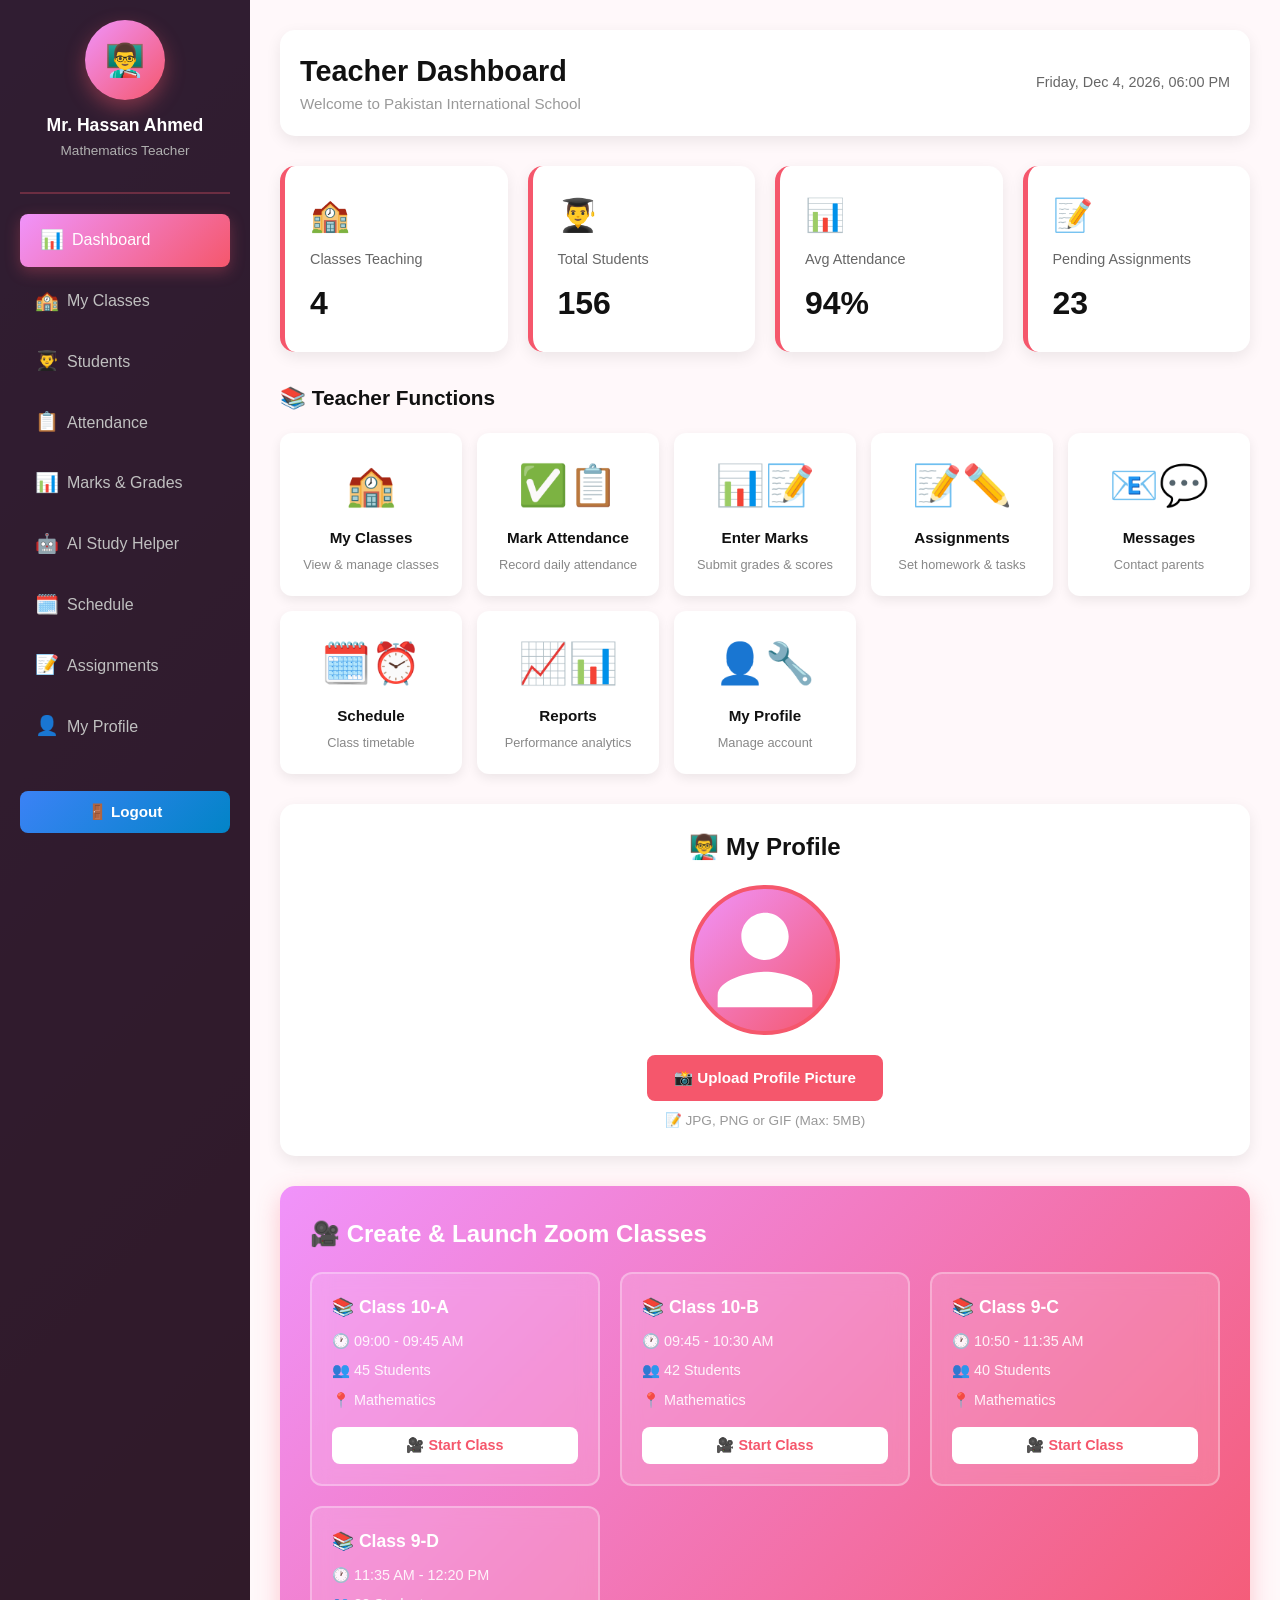
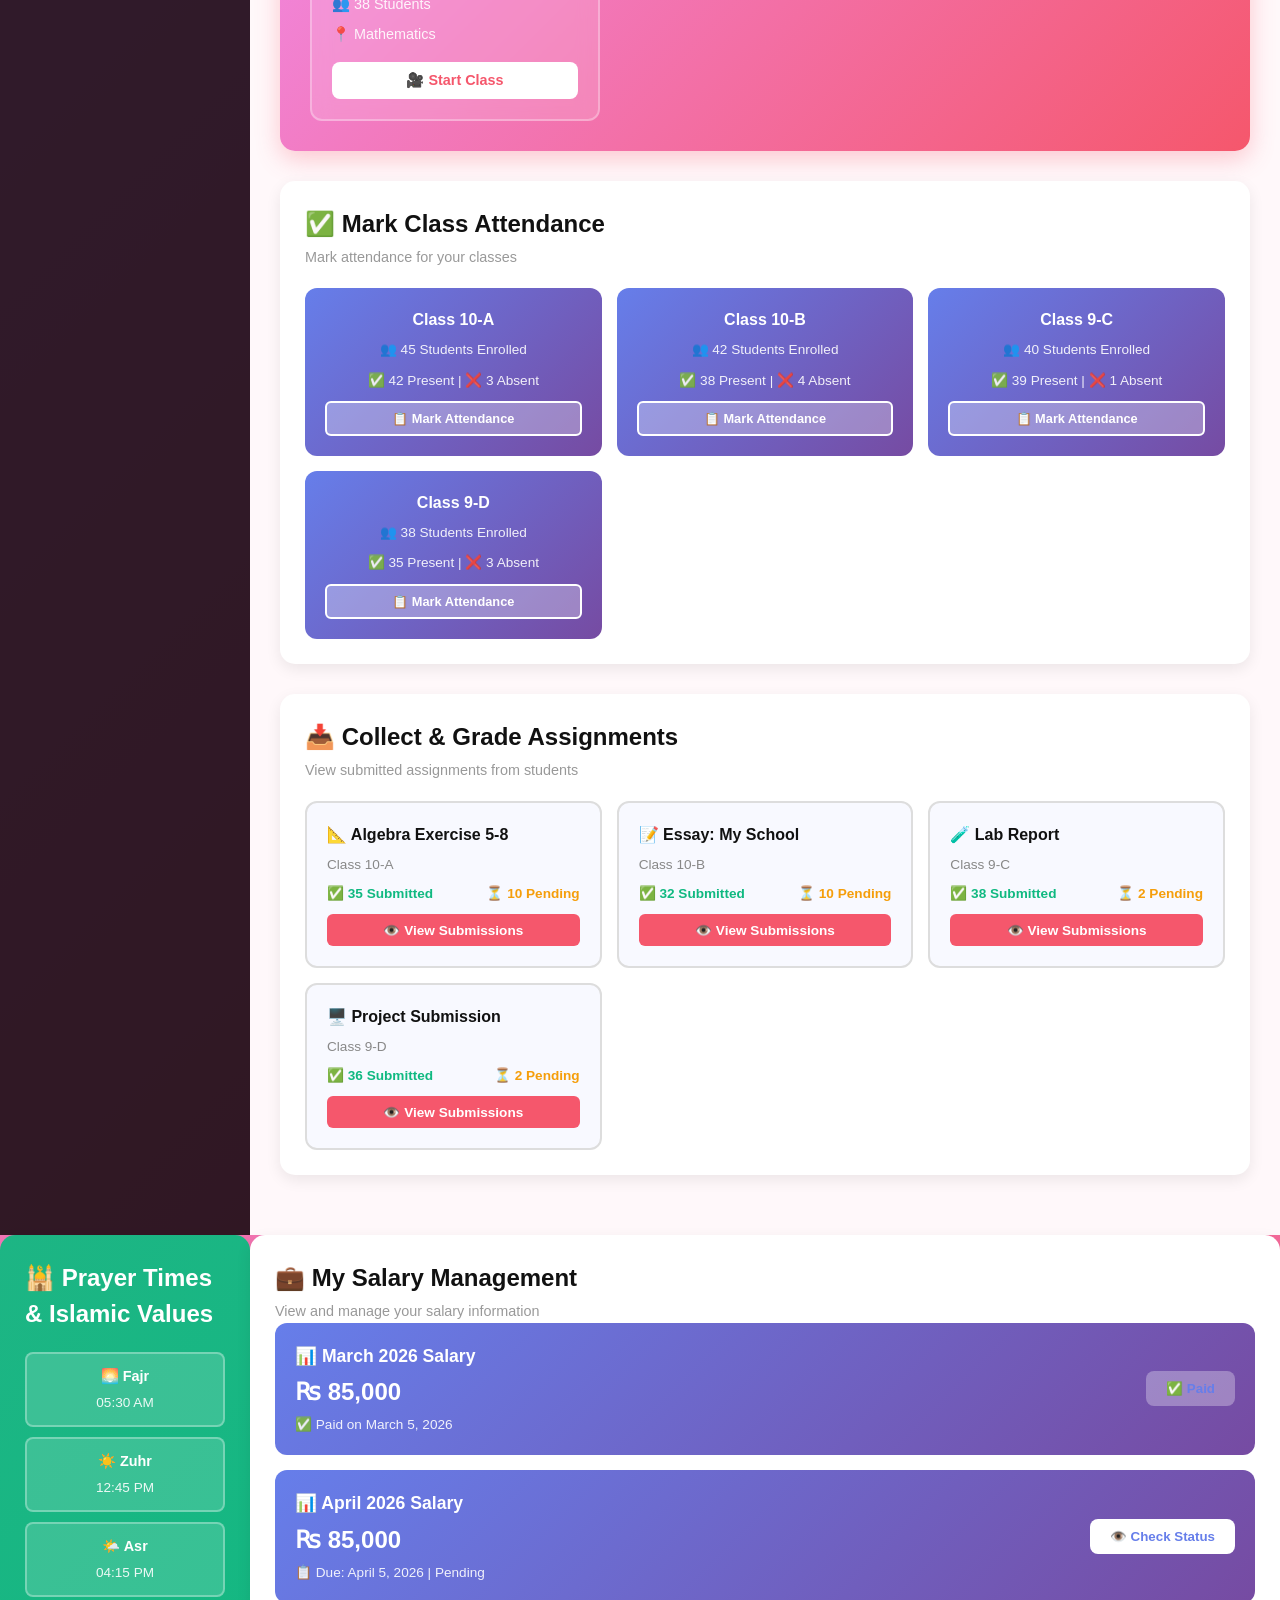
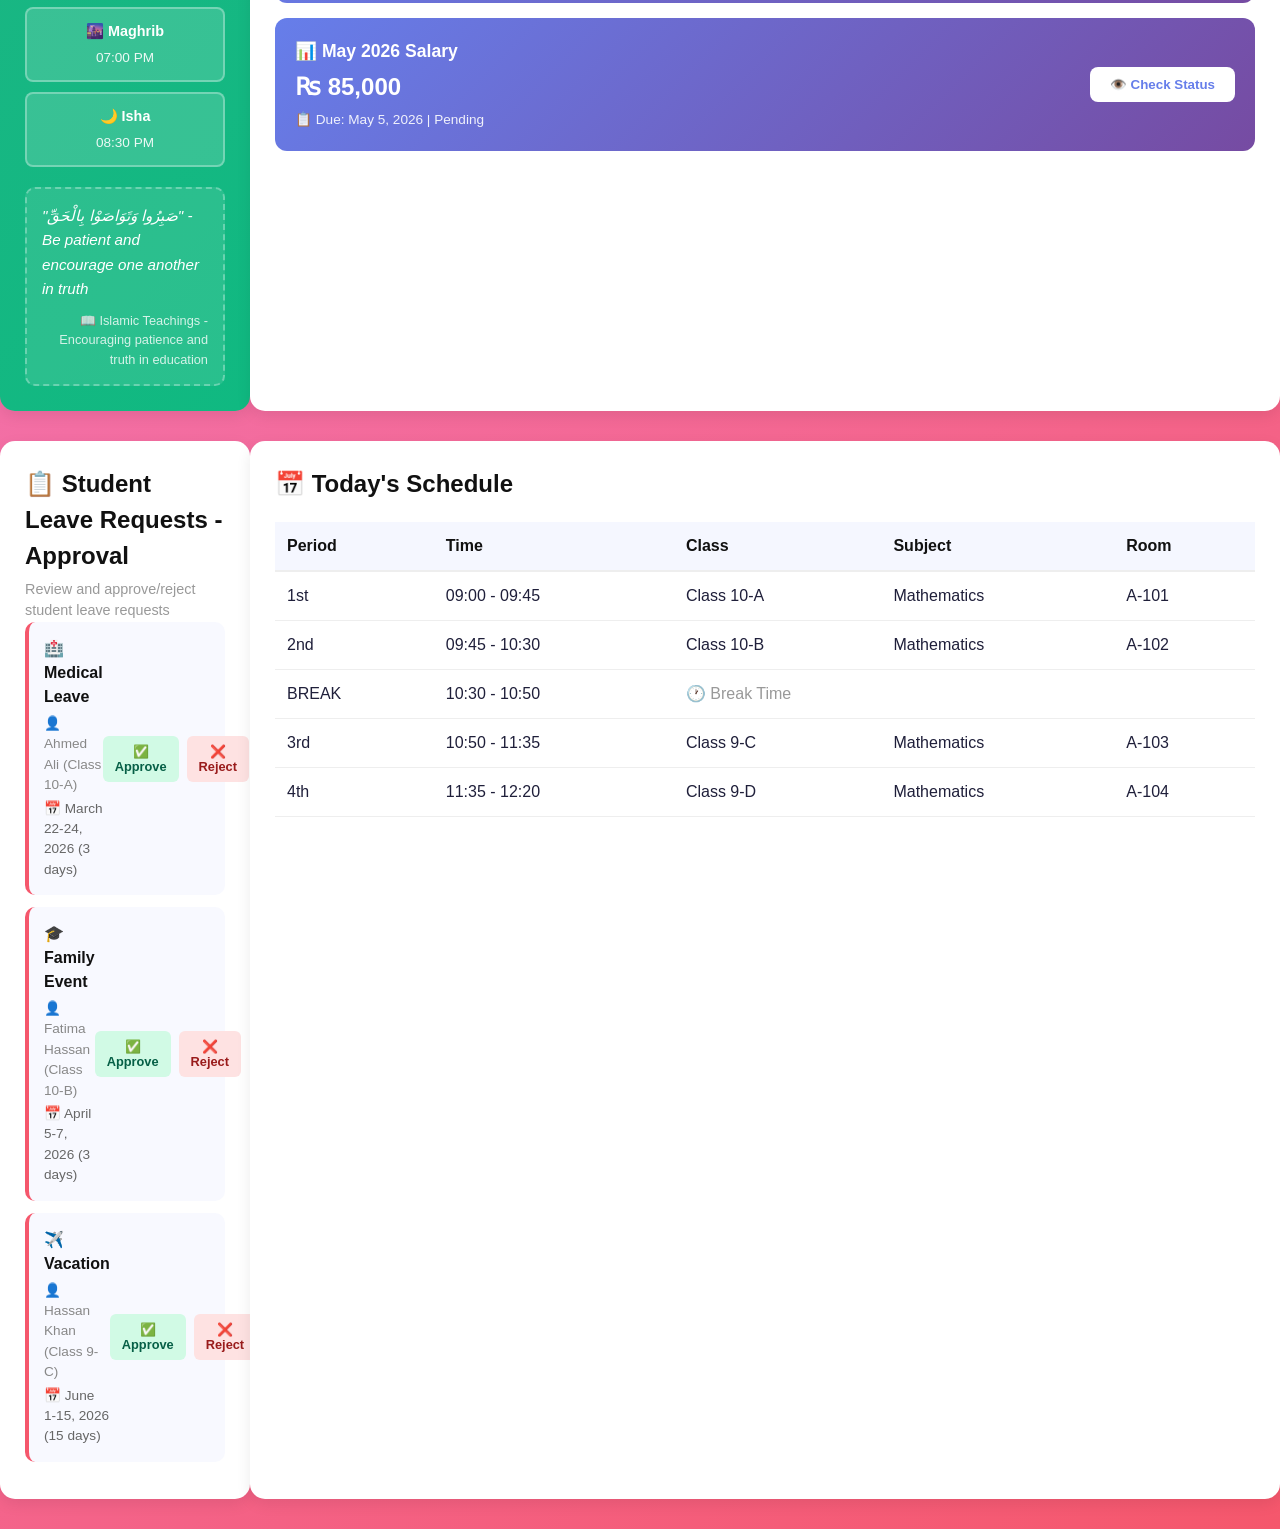
<file: teacher-dashboard.html>
<!DOCTYPE html>
<html lang="en">
<head>
  <meta charset="UTF-8">
  <meta name="viewport" content="width=device-width, initial-scale=1.0">
  <title>Teacher Dashboard - Pakistan International School</title>
  <link rel="stylesheet" href="styles.css">
  <style>
    * {
      box-sizing: border-box;
      margin: 0;
      padding: 0;
    }

    body {
      font-family: 'Segoe UI', Roboto, Arial, sans-serif;
      background: linear-gradient(135deg, #f093fb 0%, #f5576c 100%);
      min-height: 100vh;
    }

    .dashboard-container {
      display: grid;
      grid-template-columns: 250px 1fr;
      min-height: 100vh;
    }

    /* SIDEBAR */
    .sidebar {
      background: rgba(0, 0, 0, 0.8);
      color: white;
      padding: 20px;
      position: relative;
      overflow-y: auto;
    }

    .teacher-profile {
      text-align: center;
      padding-bottom: 30px;
      border-bottom: 2px solid rgba(245, 87, 108, 0.3);
      margin-bottom: 20px;
    }

    .teacher-avatar {
      width: 80px;
      height: 80px;
      background: linear-gradient(135deg, #f093fb 0%, #f5576c 100%);
      border-radius: 50%;
      display: flex;
      align-items: center;
      justify-content: center;
      font-size: 2rem;
      margin: 0 auto 12px;
      box-shadow: 0 8px 20px rgba(245, 87, 108, 0.4);
    }

    .teacher-name {
      font-size: 1.1rem;
      font-weight: 700;
      margin-bottom: 3px;
    }

    .teacher-role {
      font-size: 0.85rem;
      color: #b0b0b0;
    }

    .sidebar-menu {
      list-style: none;
    }

    .sidebar-menu li {
      margin-bottom: 8px;
    }

    .sidebar-menu a {
      display: flex;
      align-items: center;
      gap: 12px;
      padding: 12px 15px;
      color: #c0c0c0;
      text-decoration: none;
      border-radius: 8px;
      transition: all 0.3s ease;
      cursor: pointer;
      font-weight: 500;
    }

    .sidebar-menu a:hover,
    .sidebar-menu a.active {
      background: rgba(245, 87, 108, 0.3);
      color: #fff;
      padding-left: 20px;
    }

    .sidebar-menu a.active {
      background: linear-gradient(135deg, #f093fb 0%, #f5576c 100%);
      color: white;
      box-shadow: 0 5px 15px rgba(245, 87, 108, 0.3);
    }

    .menu-icon {
      font-size: 1.2rem;
      width: 20px;
    }

    .logout-btn {
      margin-top: 30px;
      padding: 12px 15px;
      background: linear-gradient(135deg, #3b82f6 0%, #0284c7 100%);
      color: white;
      border: none;
      border-radius: 8px;
      font-weight: 700;
      cursor: pointer;
      width: 100%;
      transition: all 0.3s ease;
      font-size: 0.95rem;
    }

    .logout-btn:hover {
      transform: translateY(-2px);
      box-shadow: 0 8px 20px rgba(59, 130, 246, 0.3);
    }

    /* MAIN CONTENT */
    .main-content {
      background: #fff8fa;
      padding: 30px;
      overflow-y: auto;
    }

    .header {
      display: flex;
      justify-content: space-between;
      align-items: center;
      margin-bottom: 30px;
      background: white;
      padding: 20px;
      border-radius: 15px;
      box-shadow: 0 5px 15px rgba(0, 0, 0, 0.08);
    }

    .header h1 {
      color: #111;
      font-size: 1.8rem;
    }

    .header-info {
      display: flex;
      gap: 20px;
      align-items: center;
    }

    .date-time {
      color: #666;
      font-size: 0.9rem;
    }

    /* STATS CARDS */
    .stats-grid {
      display: grid;
      grid-template-columns: repeat(auto-fit, minmax(200px, 1fr));
      gap: 20px;
      margin-bottom: 30px;
    }

    .stat-card {
      background: white;
      padding: 25px;
      border-radius: 15px;
      box-shadow: 0 5px 15px rgba(0, 0, 0, 0.08);
      transition: all 0.3s ease;
      cursor: pointer;
      border-left: 5px solid #f5576c;
    }

    .stat-card:hover {
      transform: translateY(-5px);
      box-shadow: 0 10px 30px rgba(0, 0, 0, 0.15);
    }

    .stat-icon {
      font-size: 2rem;
      margin-bottom: 10px;
    }

    .stat-label {
      color: #666;
      font-size: 0.9rem;
      margin-bottom: 8px;
    }

    .stat-value {
      font-size: 2rem;
      font-weight: 700;
      color: #111;
    }

    /* FUNCTIONS */
    .functions-section {
      margin-bottom: 30px;
    }

    .section-title {
      font-size: 1.3rem;
      color: #111;
      margin-bottom: 20px;
      font-weight: 700;
    }

    .functions-grid {
      display: grid;
      grid-template-columns: repeat(auto-fit, minmax(180px, 1fr));
      gap: 15px;
    }

    .function-card {
      background: white;
      padding: 20px;
      border-radius: 12px;
      text-align: center;
      cursor: pointer;
      transition: all 0.3s ease;
      box-shadow: 0 4px 12px rgba(0, 0, 0, 0.08);
      border: 2px solid transparent;
    }

    .function-card:hover {
      transform: translateY(-5px);
      box-shadow: 0 8px 20px rgba(0, 0, 0, 0.15);
      border-color: #f5576c;
    }

    .function-icon {
      font-size: 2.5rem;
      margin-bottom: 12px;
    }

    .function-name {
      font-weight: 700;
      color: #111;
      margin-bottom: 5px;
      font-size: 0.95rem;
    }

    .function-desc {
      font-size: 0.8rem;
      color: #888;
    }

    /* SCHEDULE */
    .schedule-section {
      background: white;
      padding: 25px;
      border-radius: 15px;
      box-shadow: 0 5px 15px rgba(0, 0, 0, 0.08);
      margin-bottom: 30px;
    }

    .schedule-table {
      width: 100%;
      border-collapse: collapse;
    }

    .schedule-table th {
      background: #f5f7ff;
      padding: 12px;
      text-align: left;
      border-bottom: 2px solid #eee;
      font-weight: 700;
      color: #111;
    }

    .schedule-table td {
      padding: 12px;
      border-bottom: 1px solid #eee;
    }

    .schedule-table tr:hover {
      background: #fff8fa;
    }

    /* ZOOM MEETING CREATION */
    .zoom-section {
      background: linear-gradient(135deg, #f093fb 0%, #f5576c 100%);
      color: white;
      padding: 30px;
      border-radius: 15px;
      margin-bottom: 30px;
      box-shadow: 0 8px 25px rgba(245, 87, 108, 0.3);
    }

    .zoom-section h2 {
      color: white;
      margin-bottom: 20px;
    }

    .zoom-grid {
      display: grid;
      grid-template-columns: repeat(auto-fit, minmax(280px, 1fr));
      gap: 20px;
    }

    .zoom-card {
      background: rgba(255, 255, 255, 0.15);
      padding: 20px;
      border-radius: 12px;
      border: 2px solid rgba(255, 255, 255, 0.3);
      backdrop-filter: blur(10px);
      transition: all 0.3s ease;
    }

    .zoom-card:hover {
      background: rgba(255, 255, 255, 0.25);
      transform: translateY(-5px);
    }

    .zoom-card-title {
      font-weight: 700;
      font-size: 1.1rem;
      margin-bottom: 10px;
    }

    .zoom-card-info {
      font-size: 0.9rem;
      margin-bottom: 8px;
      opacity: 0.9;
    }

    .create-meeting-btn {
      background: white;
      color: #f5576c;
      border: none;
      padding: 10px 15px;
      border-radius: 8px;
      font-weight: 700;
      cursor: pointer;
      transition: all 0.3s ease;
      width: 100%;
      font-size: 0.9rem;
      margin-top: 8px;
    }

    .create-meeting-btn:hover {
      background: #f0f9ff;
      transform: scale(1.02);
    }

    /* CLASS ATTENDANCE SECTION */
    .attendance-section {
      background: white;
      padding: 25px;
      border-radius: 15px;
      margin-bottom: 30px;
      box-shadow: 0 5px 15px rgba(0, 0, 0, 0.08);
    }

    .attendance-grid {
      display: grid;
      grid-template-columns: repeat(auto-fit, minmax(220px, 1fr));
      gap: 15px;
      margin-top: 20px;
    }

    .attendance-card {
      background: linear-gradient(135deg, #667eea 0%, #764ba2 100%);
      padding: 20px;
      border-radius: 12px;
      color: white;
      text-align: center;
      cursor: pointer;
      transition: all 0.3s ease;
    }

    .attendance-card:hover {
      transform: translateY(-5px);
      box-shadow: 0 8px 20px rgba(0, 0, 0, 0.2);
    }

    .attendance-card-title {
      font-weight: 700;
      font-size: 1rem;
      margin-bottom: 8px;
    }

    .attendance-info {
      font-size: 0.85rem;
      opacity: 0.9;
      margin-bottom: 10px;
    }

    .mark-attendance-btn {
      background: rgba(255, 255, 255, 0.3);
      color: white;
      border: 2px solid white;
      padding: 8px 12px;
      border-radius: 6px;
      cursor: pointer;
      font-weight: 600;
      transition: all 0.3s ease;
      width: 100%;
      font-size: 0.8rem;
    }

    .mark-attendance-btn:hover {
      background: white;
      color: #667eea;
    }

    /* ASSIGNMENT COLLECTION */
    .assignment-collection-section {
      background: white;
      padding: 25px;
      border-radius: 15px;
      margin-bottom: 30px;
      box-shadow: 0 5px 15px rgba(0, 0, 0, 0.08);
    }

    .assignment-collection-grid {
      display: grid;
      grid-template-columns: repeat(auto-fit, minmax(250px, 1fr));
      gap: 15px;
      margin-top: 20px;
    }

    .assignment-collection-card {
      background: #f8f9ff;
      padding: 20px;
      border-radius: 12px;
      border: 2px solid #ddd;
      transition: all 0.3s ease;
    }

    .assignment-collection-card:hover {
      border-color: #f5576c;
      background: #fff8fa;
      transform: translateY(-3px);
    }

    .assignment-sub {
      font-weight: 700;
      color: #111;
      margin-bottom: 8px;
    }

    .assignment-class {
      color: #888;
      font-size: 0.85rem;
      margin-bottom: 8px;
    }

    .assignment-status {
      font-size: 0.85rem;
      font-weight: 600;
      margin-bottom: 10px;
      display: flex;
      justify-content: space-between;
    }

    .submitted {
      color: #10b981;
    }

    .pending {
      color: #f59e0b;
    }

    .view-submissions-btn {
      background: #f5576c;
      color: white;
      border: none;
      padding: 8px 12px;
      border-radius: 6px;
      cursor: pointer;
      font-weight: 600;
      width: 100%;
      font-size: 0.85rem;
      transition: all 0.3s ease;
    }

    .view-submissions-btn:hover {
      background: #d94452;
      transform: scale(1.02);
    }

    /* PROFILE SECTION */
    .profile-section {
      background: white;
      padding: 25px;
      border-radius: 15px;
      margin-bottom: 30px;
      box-shadow: 0 5px 15px rgba(0, 0, 0, 0.08);
      text-align: center;
    }

    .teacher-photo {
      width: 150px;
      height: 150px;
      border-radius: 50%;
      background: linear-gradient(135deg, #f093fb 0%, #f5576c 100%);
      display: flex;
      align-items: center;
      justify-content: center;
      font-size: 3rem;
      border: 4px solid #f5576c;
      object-fit: cover;
      margin: 0 auto 20px;
    }

    .upload-photo-btn {
      background: #f5576c;
      color: white;
      border: 2px solid #f5576c;
      padding: 12px 25px;
      border-radius: 8px;
      font-weight: 700;
      cursor: pointer;
      transition: all 0.3s ease;
      font-size: 0.95rem;
    }

    .upload-photo-btn:hover {
      background: #d94452;
      border-color: #d94452;
    }

    #profilePhotoInput {
      display: none;
    }

    .badge {
      display: inline-block;
      padding: 4px 8px;
      border-radius: 4px;
      font-size: 0.75rem;
      font-weight: 600;
    }

    .badge-success {
      background: #d1fae5;
      color: #065f46;
    }

    .badge-pending {
      background: #fef3c7;
      color: #92400e;
    }

    /* SALARY MANAGEMENT SECTION */
    .salary-section {
      background: white;
      padding: 25px;
      border-radius: 15px;
      margin-bottom: 30px;
      box-shadow: 0 5px 15px rgba(0, 0, 0, 0.08);
    }

    .salary-card {
      background: linear-gradient(135deg, #667eea 0%, #764ba2 100%);
      color: white;
      padding: 20px;
      border-radius: 12px;
      margin-bottom: 15px;
      display: flex;
      justify-content: space-between;
      align-items: center;
    }

    .salary-info h3 {
      margin: 0 0 5px 0;
      font-size: 1.1rem;
    }

    .salary-amount {
      font-size: 1.5rem;
      font-weight: 700;
      margin: 5px 0;
    }

    .salary-status {
      font-size: 0.85rem;
      opacity: 0.9;
    }

    .collect-btn {
      background: white;
      color: #667eea;
      border: none;
      padding: 10px 20px;
      border-radius: 8px;
      font-weight: 700;
      cursor: pointer;
      transition: all 0.3s ease;
    }

    .collect-btn:hover {
      transform: scale(1.05);
      box-shadow: 0 5px 15px rgba(0, 0, 0, 0.2);
    }

    /* LEAVE APPROVAL SECTION */
    .leave-approval-section {
      background: white;
      padding: 25px;
      border-radius: 15px;
      margin-bottom: 30px;
      box-shadow: 0 5px 15px rgba(0, 0, 0, 0.08);
    }

    .leave-request-card {
      background: #f8f9ff;
      padding: 15px;
      border-radius: 10px;
      border-left: 4px solid #f5576c;
      margin-bottom: 12px;
      display: flex;
      justify-content: space-between;
      align-items: center;
    }

    .request-info h4 {
      margin: 0 0 5px 0;
      color: #111;
    }

    .student-name {
      font-size: 0.85rem;
      color: #888;
      margin-bottom: 3px;
    }

    .request-dates {
      font-size: 0.85rem;
      color: #666;
    }

    .action-buttons {
      display: flex;
      gap: 8px;
    }

    .approve-btn, .reject-btn {
      padding: 8px 12px;
      border: none;
      border-radius: 6px;
      font-weight: 600;
      cursor: pointer;
      transition: all 0.3s ease;
      font-size: 0.8rem;
    }

    .approve-btn {
      background: #d1fae5;
      color: #065f46;
    }

    .approve-btn:hover {
      background: #10b981;
      color: white;
    }

    .reject-btn {
      background: #fee2e2;
      color: #991b1b;
    }

    .reject-btn:hover {
      background: #ef4444;
      color: white;
    }

    /* PRAYER & ISLAMIC SECTION */
    .islamic-prayer-section {
      background: linear-gradient(135deg, #1db584 0%, #10b981 100%);
      color: white;
      padding: 25px;
      border-radius: 15px;
      margin-bottom: 30px;
      box-shadow: 0 5px 15px rgba(0, 0, 0, 0.08);
    }

    .islamic-prayer-section h2 {
      color: white;
      margin-bottom: 20px;
    }

    .prayer-grid {
      display: grid;
      grid-template-columns: repeat(auto-fit, minmax(120px, 1fr));
      gap: 10px;
      margin-bottom: 20px;
    }

    .prayer-card {
      background: rgba(255, 255, 255, 0.15);
      padding: 12px;
      border-radius: 8px;
      text-align: center;
      border: 2px solid rgba(255, 255, 255, 0.3);
    }

    .prayer-label {
      font-weight: 700;
      font-size: 0.9rem;
      margin-bottom: 5px;
    }

    .prayer-time-display {
      font-size: 0.85rem;
      opacity: 0.9;
    }

    .islamic-quote {
      background: rgba(255, 255, 255, 0.1);
      padding: 15px;
      border-radius: 10px;
      border: 2px dashed rgba(255, 255, 255, 0.3);
    }

    .quote-text {
      font-size: 0.95rem;
      line-height: 1.6;
      margin-bottom: 10px;
      font-style: italic;
    }

    .quote-reference {
      font-size: 0.8rem;
      opacity: 0.8;
      text-align: right;
    }

    /* RESPONSIVE */
    @media (max-width: 1024px) {
      .dashboard-container {
        grid-template-columns: 1fr;
      }

      .sidebar {
        display: none;
      }

      .main-content {
        padding: 20px;
      }
    }

    @media (max-width: 768px) {
      .header {
        flex-direction: column;
        gap: 12px;
        text-align: center;
      }

      .header h1 {
        font-size: 1.5rem;
      }

      .stats-grid {
        grid-template-columns: repeat(2, 1fr);
        gap: 15px;
      }

      .functions-grid {
        grid-template-columns: repeat(2, 1fr);
        gap: 10px;
      }

      .schedule-table {
        font-size: 0.9rem;
      }

      .schedule-table td,
      .schedule-table th {
        padding: 8px;
      }
    }

    @media (max-width: 480px) {
      .main-content {
        padding: 15px;
      }

      .header {
        padding: 15px;
      }

      .header h1 {
        font-size: 1.2rem;
      }

      .stats-grid {
        grid-template-columns: 1fr;
      }

      .functions-grid {
        grid-template-columns: 1fr;
      }

      .schedule-table {
        font-size: 0.8rem;
      }
    }
  </style>
</head>
<body>
  <div class="dashboard-container">
    <!-- SIDEBAR -->
    <div class="sidebar">
      <div class="teacher-profile">
        <div class="teacher-avatar">👨‍🏫</div>
        <div class="teacher-name">Mr. Hassan Ahmed</div>
        <div class="teacher-role">Mathematics Teacher</div>
      </div>

      <ul class="sidebar-menu">
        <li><a href="#" class="menu-item active" onclick="navigateTo('dashboard')"><span class="menu-icon">📊</span> Dashboard</a></li>
        <li><a href="#" class="menu-item" onclick="navigateTo('classes')"><span class="menu-icon">🏫</span> My Classes</a></li>
        <li><a href="#" class="menu-item" onclick="navigateTo('students')"><span class="menu-icon">👨‍🎓</span> Students</a></li>
        <li><a href="#" class="menu-item" onclick="navigateTo('attendance')"><span class="menu-icon">📋</span> Attendance</a></li>
        <li><a href="#" class="menu-item" onclick="navigateTo('marks')"><span class="menu-icon">📊</span> Marks & Grades</a></li>
        <li><a href="ai-study-assistant.html" class="menu-item" target="_self"><span class="menu-icon">🤖</span> AI Study Helper</a></li>
        <li><a href="#" class="menu-item" onclick="navigateTo('schedule')"><span class="menu-icon">🗓️</span> Schedule</a></li>
        <li><a href="#" class="menu-item" onclick="navigateTo('assignments')"><span class="menu-icon">📝</span> Assignments</a></li>
        <li><a href="#" class="menu-item" onclick="navigateTo('profile')"><span class="menu-icon">👤</span> My Profile</a></li>
      </ul>

      <button class="logout-btn" onclick="logout()">🚪 Logout</button>
    </div>

    <!-- MAIN CONTENT -->
    <div class="main-content">
      <div class="header">
        <div>
          <h1>Teacher Dashboard</h1>
          <p style="color: #999; font-size: 0.95rem;">Welcome to Pakistan International School</p>
        </div>
        <div class="header-info">
          <div class="date-time" id="dateTime"></div>
        </div>
      </div>

      <!-- MY CLASSES STATS -->
      <div class="stats-grid">
        <div class="stat-card">
          <div class="stat-icon">🏫</div>
          <div class="stat-label">Classes Teaching</div>
          <div class="stat-value">4</div>
        </div>
        <div class="stat-card">
          <div class="stat-icon">👨‍🎓</div>
          <div class="stat-label">Total Students</div>
          <div class="stat-value">156</div>
        </div>
        <div class="stat-card">
          <div class="stat-icon">📊</div>
          <div class="stat-label">Avg Attendance</div>
          <div class="stat-value">94%</div>
        </div>
        <div class="stat-card">
          <div class="stat-icon">📝</div>
          <div class="stat-label">Pending Assignments</div>
          <div class="stat-value">23</div>
        </div>
      </div>

      <!-- TEACHER FUNCTIONS -->
      <div class="functions-section">
        <div class="section-title">📚 Teacher Functions</div>
        <div class="functions-grid">
          <div class="function-card" onclick="alert('✅ View all your classes and students')">
            <div class="function-icon">🏫</div>
            <div class="function-name">My Classes</div>
            <div class="function-desc">View & manage classes</div>
          </div>

          <div class="function-card" onclick="alert('✅ Mark attendance for students')">
            <div class="function-icon">✅📋</div>
            <div class="function-name">Mark Attendance</div>
            <div class="function-desc">Record daily attendance</div>
          </div>

          <div class="function-card" onclick="alert('✅ Enter and view student marks')">
            <div class="function-icon">📊📝</div>
            <div class="function-name">Enter Marks</div>
            <div class="function-desc">Submit grades & scores</div>
          </div>

          <div class="function-card" onclick="alert('✅ Create and assign homework')">
            <div class="function-icon">📝✏️</div>
            <div class="function-name">Assignments</div>
            <div class="function-desc">Set homework & tasks</div>
          </div>

          <div class="function-card" onclick="alert('✅ Communicate with parents')">
            <div class="function-icon">📧💬</div>
            <div class="function-name">Messages</div>
            <div class="function-desc">Contact parents</div>
          </div>

          <div class="function-card" onclick="alert('✅ View class schedule')">
            <div class="function-icon">🗓️⏰</div>
            <div class="function-name">Schedule</div>
            <div class="function-desc">Class timetable</div>
          </div>

          <div class="function-card" onclick="alert('✅ Generate student reports')">
            <div class="function-icon">📈📊</div>
            <div class="function-name">Reports</div>
            <div class="function-desc">Performance analytics</div>
          </div>

          <div class="function-card" onclick="alert('✅ Update your profile')">
            <div class="function-icon">👤🔧</div>
            <div class="function-name">My Profile</div>
            <div class="function-desc">Manage account</div>
          </div>
        </div>
      </div>

      <!-- PROFILE PICTURE SECTION -->
      <div class="profile-section">
        <h2 style="color: #111; margin-bottom: 20px;">👨‍🏫 My Profile</h2>
        <img id="teacherPhoto" class="teacher-photo" src="data:image/svg+xml,%3Csvg xmlns='http://www.w3.org/2000/svg' viewBox='0 0 24 24' fill='white'%3E%3Cpath d='M12 12c2.21 0 4-1.79 4-4s-1.79-4-4-4-4 1.79-4 4 1.79 4 4 4zm0 2c-2.67 0-8 1.34-8 4v2h16v-2c0-2.66-5.33-4-8-4z'/%3E%3C/svg%3E" alt="Teacher Photo">
        <input type="file" id="profilePhotoInput" accept="image/*">
        <button class="upload-photo-btn" onclick="document.getElementById('profilePhotoInput').click()">📸 Upload Profile Picture</button>
        <p style="color: #999; font-size: 0.85rem; margin-top: 10px;">📝 JPG, PNG or GIF (Max: 5MB)</p>
      </div>

      <!-- ZOOM MEETING CREATION SECTION -->
      <div class="zoom-section">
        <h2>🎥 Create & Launch Zoom Classes</h2>
        <div class="zoom-grid">
          <div class="zoom-card">
            <div class="zoom-card-title">📚 Class 10-A</div>
            <div class="zoom-card-info">🕐 09:00 - 09:45 AM</div>
            <div class="zoom-card-info">👥 45 Students</div>
            <div class="zoom-card-info">📍 Mathematics</div>
            <button class="create-meeting-btn" onclick="createZoomMeeting('Class 10-A', '09:00 AM')">🎥 Start Class</button>
          </div>

          <div class="zoom-card">
            <div class="zoom-card-title">📚 Class 10-B</div>
            <div class="zoom-card-info">🕐 09:45 - 10:30 AM</div>
            <div class="zoom-card-info">👥 42 Students</div>
            <div class="zoom-card-info">📍 Mathematics</div>
            <button class="create-meeting-btn" onclick="createZoomMeeting('Class 10-B', '09:45 AM')">🎥 Start Class</button>
          </div>

          <div class="zoom-card">
            <div class="zoom-card-title">📚 Class 9-C</div>
            <div class="zoom-card-info">🕐 10:50 - 11:35 AM</div>
            <div class="zoom-card-info">👥 40 Students</div>
            <div class="zoom-card-info">📍 Mathematics</div>
            <button class="create-meeting-btn" onclick="createZoomMeeting('Class 9-C', '10:50 AM')">🎥 Start Class</button>
          </div>

          <div class="zoom-card">
            <div class="zoom-card-title">📚 Class 9-D</div>
            <div class="zoom-card-info">🕐 11:35 AM - 12:20 PM</div>
            <div class="zoom-card-info">👥 38 Students</div>
            <div class="zoom-card-info">📍 Mathematics</div>
            <button class="create-meeting-btn" onclick="createZoomMeeting('Class 9-D', '11:35 AM')">🎥 Start Class</button>
          </div>
        </div>
      </div>

      <!-- CLASS ATTENDANCE MARKING SECTION -->
      <div class="attendance-section">
        <h2 style="margin-bottom: 0; color: #111;">✅ Mark Class Attendance</h2>
        <p style="color: #999; font-size: 0.9rem; margin-top: 5px;">Mark attendance for your classes</p>
        <div class="attendance-grid">
          <div class="attendance-card">
            <div class="attendance-card-title">Class 10-A</div>
            <div class="attendance-info">👥 45 Students Enrolled</div>
            <div class="attendance-info">✅ 42 Present | ❌ 3 Absent</div>
            <button class="mark-attendance-btn" onclick="markAttendance('Class 10-A')">📋 Mark Attendance</button>
          </div>

          <div class="attendance-card">
            <div class="attendance-card-title">Class 10-B</div>
            <div class="attendance-info">👥 42 Students Enrolled</div>
            <div class="attendance-info">✅ 38 Present | ❌ 4 Absent</div>
            <button class="mark-attendance-btn" onclick="markAttendance('Class 10-B')">📋 Mark Attendance</button>
          </div>

          <div class="attendance-card">
            <div class="attendance-card-title">Class 9-C</div>
            <div class="attendance-info">👥 40 Students Enrolled</div>
            <div class="attendance-info">✅ 39 Present | ❌ 1 Absent</div>
            <button class="mark-attendance-btn" onclick="markAttendance('Class 9-C')">📋 Mark Attendance</button>
          </div>

          <div class="attendance-card">
            <div class="attendance-card-title">Class 9-D</div>
            <div class="attendance-info">👥 38 Students Enrolled</div>
            <div class="attendance-info">✅ 35 Present | ❌ 3 Absent</div>
            <button class="mark-attendance-btn" onclick="markAttendance('Class 9-D')">📋 Mark Attendance</button>
          </div>
        </div>
      </div>

      <!-- ASSIGNMENT COLLECTION SECTION -->
      <div class="assignment-collection-section">
        <h2 style="margin-bottom: 0; color: #111;">📥 Collect & Grade Assignments</h2>
        <p style="color: #999; font-size: 0.9rem; margin-top: 5px;">View submitted assignments from students</p>
        <div class="assignment-collection-grid">
          <div class="assignment-collection-card">
            <div class="assignment-sub">📐 Algebra Exercise 5-8</div>
            <div class="assignment-class">Class 10-A</div>
            <div class="assignment-status">
              <span class="submitted">✅ 35 Submitted</span>
              <span class="pending">⏳ 10 Pending</span>
            </div>
            <button class="view-submissions-btn" onclick="viewSubmissions('Algebra Exercise 5-8', 'Class 10-A')">👁️ View Submissions</button>
          </div>

          <div class="assignment-collection-card">
            <div class="assignment-sub">📝 Essay: My School</div>
            <div class="assignment-class">Class 10-B</div>
            <div class="assignment-status">
              <span class="submitted">✅ 32 Submitted</span>
              <span class="pending">⏳ 10 Pending</span>
            </div>
            <button class="view-submissions-btn" onclick="viewSubmissions('Essay: My School', 'Class 10-B')">👁️ View Submissions</button>
          </div>

          <div class="assignment-collection-card">
            <div class="assignment-sub">🧪 Lab Report</div>
            <div class="assignment-class">Class 9-C</div>
            <div class="assignment-status">
              <span class="submitted">✅ 38 Submitted</span>
              <span class="pending">⏳ 2 Pending</span>
            </div>
            <button class="view-submissions-btn" onclick="viewSubmissions('Lab Report', 'Class 9-C')">👁️ View Submissions</button>
          </div>

          <div class="assignment-collection-card">
            <div class="assignment-sub">🖥️ Project Submission</div>
            <div class="assignment-class">Class 9-D</div>
            <div class="assignment-status">
              <span class="submitted">✅ 36 Submitted</span>
              <span class="pending">⏳ 2 Pending</span>
            </div>
            <button class="view-submissions-btn" onclick="viewSubmissions('Project Submission', 'Class 9-D')">👁️ View Submissions</button>
          </div>
        </div>
      </div>

      </div>

      <!-- PRAYER TIMES SECTION -->
      <div class="islamic-prayer-section">
        <h2>🕌 Prayer Times & Islamic Values</h2>
        <div class="prayer-grid">
          <div class="prayer-card">
            <div class="prayer-label">🌅 Fajr</div>
            <div class="prayer-time-display">05:30 AM</div>
          </div>
          <div class="prayer-card">
            <div class="prayer-label">☀️ Zuhr</div>
            <div class="prayer-time-display">12:45 PM</div>
          </div>
          <div class="prayer-card">
            <div class="prayer-label">🌤️ Asr</div>
            <div class="prayer-time-display">04:15 PM</div>
          </div>
          <div class="prayer-card">
            <div class="prayer-label">🌆 Maghrib</div>
            <div class="prayer-time-display">07:00 PM</div>
          </div>
          <div class="prayer-card">
            <div class="prayer-label">🌙 Isha</div>
            <div class="prayer-time-display">08:30 PM</div>
          </div>
        </div>
        <div class="islamic-quote">
          <div class="quote-text">"صَبِرُوا وَتَوَاصَوْا بِالْحَقِّ" - Be patient and encourage one another in truth</div>
          <div class="quote-reference">📖 Islamic Teachings - Encouraging patience and truth in education</div>
        </div>
      </div>

      <!-- SALARY MANAGEMENT SECTION -->
      <div class="salary-section">
        <h2 style="color: #111; margin-bottom: 0;">💼 My Salary Management</h2>
        <p style="color: #999; font-size: 0.9rem; margin-top: 5px;">View and manage your salary information</p>
        
        <div class="salary-card">
          <div class="salary-info">
            <h3>📊 March 2026 Salary</h3>
            <div class="salary-amount">₨ 85,000</div>
            <div class="salary-status">✅ Paid on March 5, 2026</div>
          </div>
          <button class="collect-btn" disabled style="background: rgba(255, 255, 255, 0.3); cursor: default;">✅ Paid</button>
        </div>

        <div class="salary-card">
          <div class="salary-info">
            <h3>📊 April 2026 Salary</h3>
            <div class="salary-amount">₨ 85,000</div>
            <div class="salary-status">📋 Due: April 5, 2026 | Pending</div>
          </div>
          <button class="collect-btn" onclick="viewSalaryDetails('April 2026', 85000)">👁️ Check Status</button>
        </div>

        <div class="salary-card">
          <div class="salary-info">
            <h3>📊 May 2026 Salary</h3>
            <div class="salary-amount">₨ 85,000</div>
            <div class="salary-status">📋 Due: May 5, 2026 | Pending</div>
          </div>
          <button class="collect-btn" onclick="viewSalaryDetails('May 2026', 85000)">👁️ Check Status</button>
        </div>
      </div>

      <!-- LEAVE APPROVAL SECTION -->
      <div class="leave-approval-section">
        <h2 style="color: #111; margin-bottom: 0;">📋 Student Leave Requests - Approval</h2>
        <p style="color: #999; font-size: 0.9rem; margin-top: 5px;">Review and approve/reject student leave requests</p>
        
        <div class="leave-request-card">
          <div class="request-info">
            <h4>🏥 Medical Leave</h4>
            <div class="student-name">👤 Ahmed Ali (Class 10-A)</div>
            <div class="request-dates">📅 March 22-24, 2026 (3 days)</div>
          </div>
          <div class="action-buttons">
            <button class="approve-btn" onclick="approveLeave('Ahmed Ali', 'Medical Leave')">✅ Approve</button>
            <button class="reject-btn" onclick="rejectLeave('Ahmed Ali')">❌ Reject</button>
          </div>
        </div>

        <div class="leave-request-card">
          <div class="request-info">
            <h4>🎓 Family Event</h4>
            <div class="student-name">👤 Fatima Hassan (Class 10-B)</div>
            <div class="request-dates">📅 April 5-7, 2026 (3 days)</div>
          </div>
          <div class="action-buttons">
            <button class="approve-btn" onclick="approveLeave('Fatima Hassan', 'Family Event')">✅ Approve</button>
            <button class="reject-btn" onclick="rejectLeave('Fatima Hassan')">❌ Reject</button>
          </div>
        </div>

        <div class="leave-request-card">
          <div class="request-info">
            <h4>✈️ Vacation</h4>
            <div class="student-name">👤 Hassan Khan (Class 9-C)</div>
            <div class="request-dates">📅 June 1-15, 2026 (15 days)</div>
          </div>
          <div class="action-buttons">
            <button class="approve-btn" onclick="approveLeave('Hassan Khan', 'Vacation')">✅ Approve</button>
            <button class="reject-btn" onclick="rejectLeave('Hassan Khan')">❌ Reject</button>
          </div>
        </div>
      </div>

      <!-- TODAY'S SCHEDULE -->
      <div class="schedule-section">
        <h2 style="margin-bottom: 20px; color: #111;">📅 Today's Schedule</h2>
        <table class="schedule-table">
          <thead>
            <tr>
              <th>Period</th>
              <th>Time</th>
              <th>Class</th>
              <th>Subject</th>
              <th>Room</th>
            </tr>
          </thead>
          <tbody>
            <tr>
              <td>1st</td>
              <td>09:00 - 09:45</td>
              <td>Class 10-A</td>
              <td>Mathematics</td>
              <td>A-101</td>
            </tr>
            <tr>
              <td>2nd</td>
              <td>09:45 - 10:30</td>
              <td>Class 10-B</td>
              <td>Mathematics</td>
              <td>A-102</td>
            </tr>
            <tr>
              <td>BREAK</td>
              <td>10:30 - 10:50</td>
              <td colspan="3" style="color: #999;">🕐 Break Time</td>
            </tr>
            <tr>
              <td>3rd</td>
              <td>10:50 - 11:35</td>
              <td>Class 9-C</td>
              <td>Mathematics</td>
              <td>A-103</td>
            </tr>
            <tr>
              <td>4th</td>
              <td>11:35 - 12:20</td>
              <td>Class 9-D</td>
              <td>Mathematics</td>
              <td>A-104</td>
            </tr>
          </tbody>
        </table>
      </div>
    </div>
  </div>

  <script>
    // Update Date and Time
    function updateDateTime() {
      const now = new Date();
      const options = { 
        weekday: 'long', 
        year: 'numeric', 
        month: 'short', 
        day: 'numeric',
        hour: '2-digit',
        minute: '2-digit'
      };
      document.getElementById('dateTime').textContent = now.toLocaleDateString('en-US', options);
    }

    updateDateTime();
    setInterval(updateDateTime, 60000);

    function navigateTo(section) {
      document.querySelectorAll('.menu-item').forEach(item => {
        item.classList.remove('active');
      });
      event.target.closest('.menu-item').classList.add('active');
      alert('📍 Navigating to: ' + section.toUpperCase());
    }

    function logout() {
      if (confirm('کیا آپ واقعی logout کرنا چاہتے ہیں?')) {
        alert('👋 Logged out successfully!');
        window.location.href = 'teacher.html';
      }
    }

    // ========== ZOOM MEETING FUNCTIONS ==========
    function createZoomMeeting(className, time) {
      const meetingId = Math.random().toString(36).substring(7).toUpperCase();
      alert(`✅ Zoom Meeting Created for ${className}\n\n🎥 Meeting ID: ${meetingId}\n🕐 Time: ${time}\n👥 Students Invited: Automatic\n\n📱 Students can now join from their portal!\n\n⏱️ Opening Zoom...`);
      window.open('https://zoom.us', '_blank');
    }

    // ========== ATTENDANCE MARKING FUNCTIONS ==========
    function markAttendance(className) {
      alert(`✅ Marking Attendance for ${className}\n\n📋 Open attendance sheet...\n👥 Present/Absent list loaded\n✏️ Make changes as needed\n💾 Auto-saving in progress...\n\n✔️ Attendance marked successfully!`);
    }

    // ========== ASSIGNMENT SUBMISSION VIEWING ==========
    function viewSubmissions(assignmentName, className) {
      alert(`👁️ Viewing Submissions for:\n\n📝 ${assignmentName}\n🏫 ${className}\n\n✅ 32-38 submissions received\n\n📊 Submission Status:\n✓ Submitted: 32-38 students\n⏳ Pending: 2-10 students\n\n🖱️ Click individual submissions to review and grade`);
    }

    // ========== PROFILE PICTURE UPLOAD ==========
    document.getElementById('profilePhotoInput').addEventListener('change', function(e) {
      const file = e.target.files[0];
      if (file) {
        // Check file size (5MB max)
        if (file.size > 5 * 1024 * 1024) {
          alert('⚠️ File size exceeds 5MB limit!\nPlease choose a smaller image.');
          return;
        }

        // Check file type
        if (!file.type.match('image.*')) {
          alert('⚠️ Please select a valid image file (JPG, PNG, GIF)');
          return;
        }

        const reader = new FileReader();
        reader.onload = function(e) {
          document.getElementById('teacherPhoto').src = e.target.result;
          alert('✅ Profile picture uploaded successfully!\n\n📸 ' + file.name + '\n' + (file.size / 1024).toFixed(2) + ' KB');
        };
        reader.readAsDataURL(file);
      }
    });

    // ========== SALARY MANAGEMENT FUNCTIONS ==========
    function viewSalaryDetails(month, amount) {
      alert(`💼 Salary Details - ${month}\n\n💰 Amount: ₨ ${amount}\n\n📊 Breakdown:\n• Basic: ₨ 75,000\n• Allowance: ₨ 10,000\n\n📋 Status: Pending Transfer\n⏰ Expected Date: Within 5 working days\n\n🏦 Your bank account ending in ****1234 is registered for salary transfer.`);
    }

    // ========== LEAVE APPROVAL FUNCTIONS ==========
    function approveLeave(studentName, reason) {
      alert(`✅ Leave Approved!\n\n👤 Student: ${studentName}\n📝 Reason: ${reason}\n\n✔️ Notification sent to student\n📧 Email confirmation: student@school.edu.pk\n\n📋 Leave has been marked as approved in the system.`);
    }

    function rejectLeave(studentName) {
      const rejectionReason = prompt('📝 Reason for rejection:', 'Does not meet criteria');
      if (rejectionReason) {
        alert(`❌ Leave Rejected!\n\n👤 Student: ${studentName}\n📝 Reason: ${rejectionReason}\n\n✔️ Notification sent to student\n📧 Email sent: student@school.edu.pk\n\n💬 Student can appeal the decision if needed.`);
      }
    }
  </script>
</body>
</html>
</file>
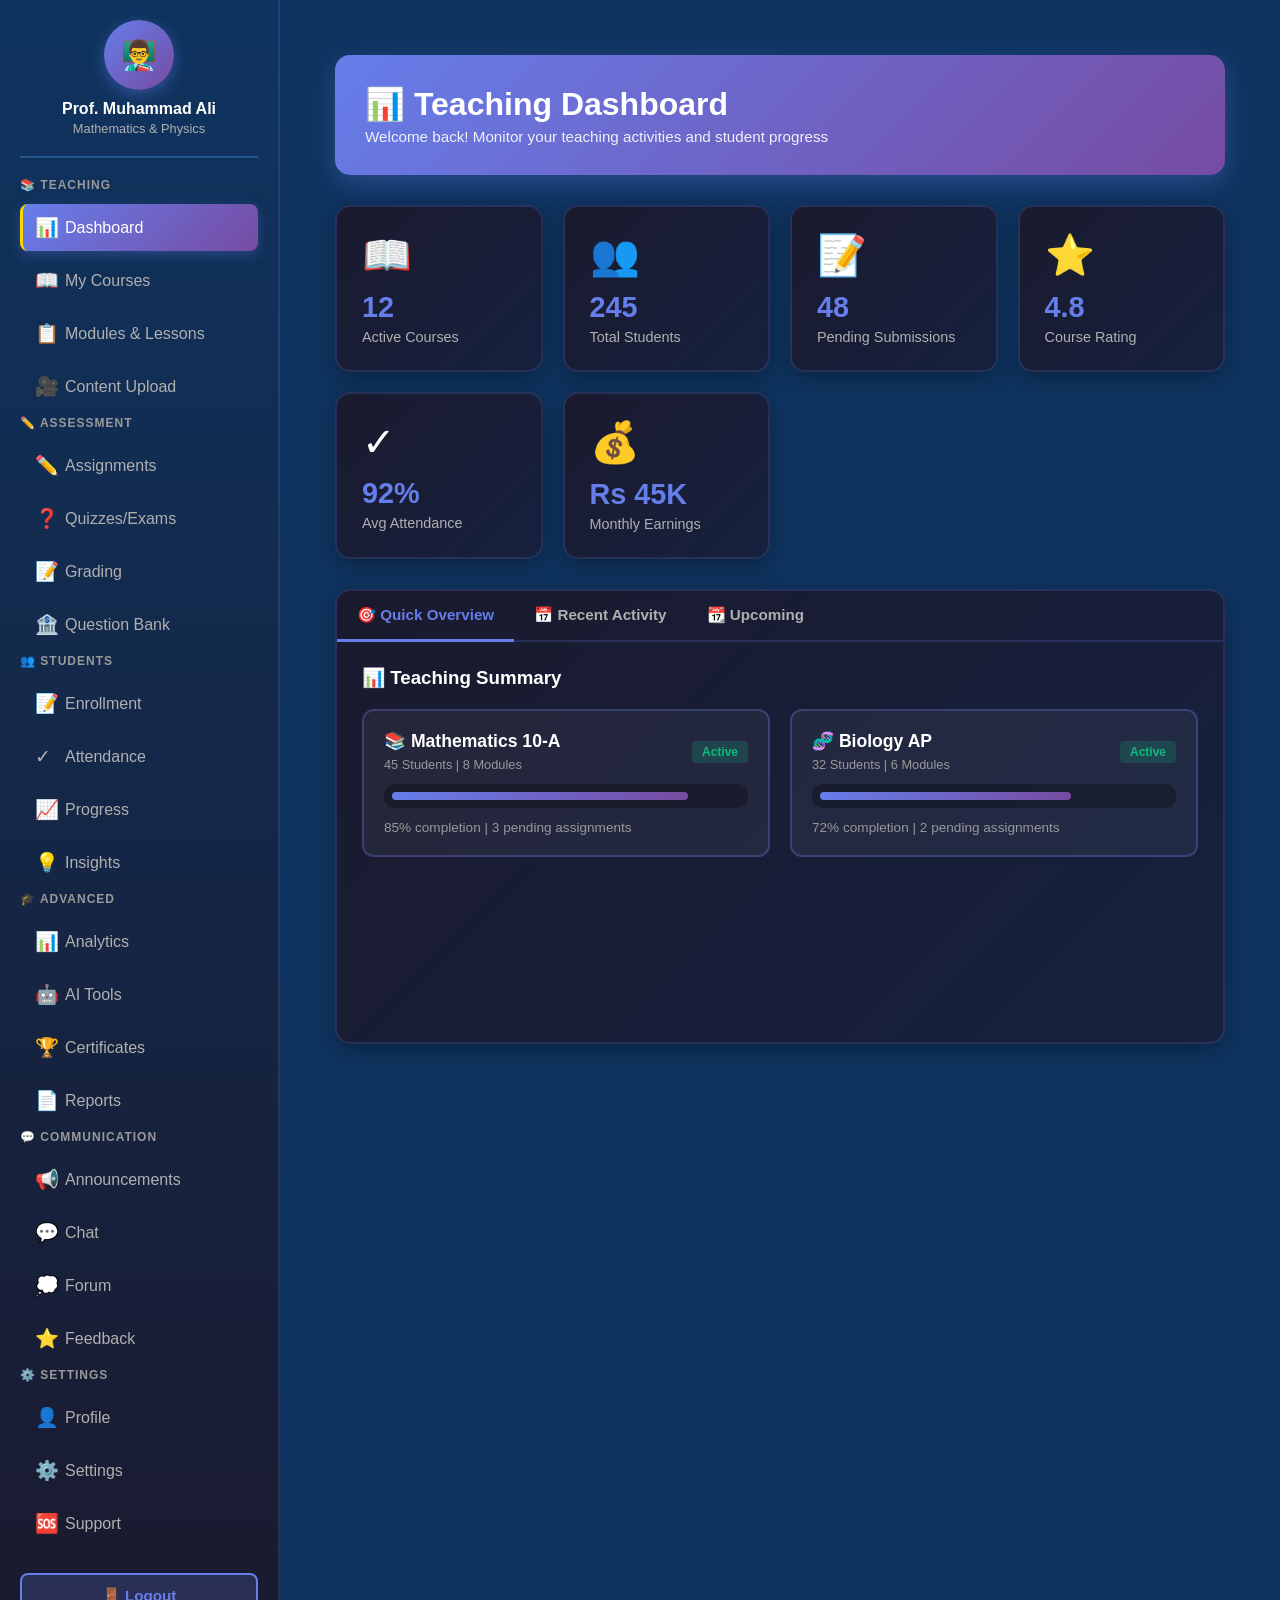
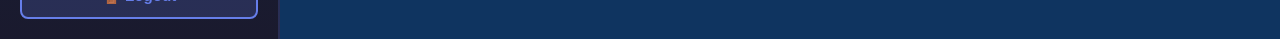
<file: teacher-lms-advanced.html>
<!DOCTYPE html>
<html lang="en">
<head>
  <meta charset="UTF-8">
  <meta name="viewport" content="width=device-width, initial-scale=1.0">
  <title>🧑‍🏫 Advanced Teacher LMS Portal - 47 Features</title>
  <style>
    :root {
      --primary: #667eea;
      --secondary: #764ba2;
      --success: #10b981;
      --danger: #ef4444;
      --warning: #f59e0b;
      --dark: #1f2937;
      --light: #f9fafb;
    }

    * {
      box-sizing: border-box;
      margin: 0;
      padding: 0;
    }

    body {
      font-family: 'Segoe UI', Roboto, Arial, sans-serif;
      background: #0f3460;
      min-height: 100vh;
    }

    .teacher-container {
      display: grid;
      grid-template-columns: 280px 1fr;
      min-height: 100vh;
      background: #0f3460;
    }

    /* SIDEBAR */
    .teacher-sidebar {
      background: linear-gradient(180deg, #0f3460 0%, #1a1a2e 100%);
      color: white;
      padding: 20px;
      overflow-y: auto;
      border-right: 2px solid rgba(102, 126, 234, 0.2);
    }

    .teacher-info {
      text-align: center;
      padding-bottom: 20px;
      border-bottom: 2px solid rgba(79, 172, 254, 0.3);
      margin-bottom: 20px;
    }

    .teacher-avatar {
      width: 70px;
      height: 70px;
      background: linear-gradient(135deg, #667eea 0%, #764ba2 100%);
      border-radius: 50%;
      display: flex;
      align-items: center;
      justify-content: center;
      font-size: 1.8rem;
      margin: 0 auto 10px;
      box-shadow: 0 5px 15px rgba(102, 126, 234, 0.4);
    }

    .teacher-name {
      font-weight: 700;
      margin-bottom: 3px;
    }

    .teacher-subject {
      font-size: 0.8rem;
      color: #b0b0b0;
    }

    .menu-title {
      font-size: 0.75rem;
      color: #999;
      text-transform: uppercase;
      letter-spacing: 1px;
      margin-bottom: 12px;
      font-weight: 700;
    }

    .menu-item a {
      display: flex;
      align-items: center;
      gap: 10px;
      padding: 12px;
      color: #b0b0b0;
      text-decoration: none;
      border-radius: 8px;
      transition: all 0.3s ease;
      cursor: pointer;
      font-weight: 500;
      border-left: 3px solid transparent;
      margin-bottom: 6px;
    }

    .menu-item a:hover {
      background: rgba(102, 126, 234, 0.2);
      color: white;
      border-left-color: #667eea;
      padding-left: 15px;
    }

    .menu-item a.active {
      background: linear-gradient(135deg, #667eea 0%, #764ba2 100%);
      color: white;
      border-left-color: #ffd700;
      box-shadow: 0 4px 12px rgba(102, 126, 234, 0.3);
    }

    .menu-icon {
      font-size: 1.2rem;
      width: 20px;
    }

    /* MAIN CONTENT */
    .teacher-content {
      padding: 30px;
      overflow-y: auto;
      background: #0f3460;
    }

    .page-header {
      background: linear-gradient(135deg, #667eea 0%, #764ba2 100%);
      color: white;
      padding: 30px;
      border-radius: 15px;
      margin-bottom: 30px;
      box-shadow: 0 8px 25px rgba(102, 126, 234, 0.3);
    }

    .page-title {
      font-size: 2rem;
      font-weight: 700;
      margin-bottom: 5px;
    }

    .page-subtitle {
      font-size: 0.95rem;
      opacity: 0.9;
    }

    /* STATS GRID */
    .stats-grid {
      display: grid;
      grid-template-columns: repeat(auto-fit, minmax(200px, 1fr));
      gap: 20px;
      margin-bottom: 30px;
    }

    .stat-card {
      background: linear-gradient(135deg, #1a1a2e 0%, #16213e 100%);
      border: 2px solid rgba(102, 126, 234, 0.2);
      padding: 25px;
      border-radius: 15px;
      box-shadow: 0 8px 25px rgba(0, 0, 0, 0.3);
      transition: all 0.3s ease;
      color: white;
    }

    .stat-card:hover {
      transform: translateY(-8px);
      border-color: #667eea;
      box-shadow: 0 15px 40px rgba(102, 126, 234, 0.3);
    }

    .stat-icon {
      font-size: 2.5rem;
      margin-bottom: 12px;
    }

    .stat-value {
      font-size: 1.8rem;
      font-weight: 700;
      color: #667eea;
      margin-bottom: 5px;
    }

    .stat-label {
      font-size: 0.9rem;
      color: #b0b0b0;
    }

    /* TABS */
    .tabs-container {
      background: linear-gradient(135deg, #1a1a2e 0%, #16213e 100%);
      border-radius: 15px;
      border: 2px solid rgba(102, 126, 234, 0.2);
      box-shadow: 0 8px 25px rgba(0, 0, 0, 0.3);
      margin-bottom: 30px;
      overflow: hidden;
    }

    .tabs-header {
      display: flex;
      flex-wrap: wrap;
      border-bottom: 2px solid rgba(102, 126, 234, 0.2);
    }

    .tab-btn {
      background: none;
      border: none;
      color: #b0b0b0;
      padding: 15px 20px;
      cursor: pointer;
      font-weight: 600;
      transition: all 0.3s ease;
      border-bottom: 3px solid transparent;
      margin-bottom: -2px;
      font-size: 0.95rem;
    }

    .tab-btn:hover {
      color: white;
      background: rgba(102, 126, 234, 0.1);
    }

    .tab-btn.active {
      color: #667eea;
      border-bottom-color: #667eea;
    }

    .tab-content {
      display: none;
      padding: 25px;
      min-height: 400px;
      color: white;
    }

    .tab-content.active {
      display: block;
      animation: fadeIn 0.3s ease;
    }

    @keyframes fadeIn {
      from {
        opacity: 0;
        transform: translateY(10px);
      }
      to {
        opacity: 1;
        transform: translateY(0);
      }
    }

    /* CARDS */
    .card {
      background: rgba(255, 255, 255, 0.05);
      border: 2px solid rgba(102, 126, 234, 0.3);
      border-radius: 12px;
      padding: 20px;
      margin-bottom: 15px;
      transition: all 0.3s ease;
    }

    .card:hover {
      background: rgba(102, 126, 234, 0.1);
      border-color: #667eea;
      transform: translateX(5px);
    }

    .card-header {
      display: flex;
      justify-content: space-between;
      align-items: center;
      margin-bottom: 12px;
    }

    .card-title {
      font-size: 1.1rem;
      font-weight: 700;
    }

    .card-badge {
      background: rgba(102, 126, 234, 0.3);
      color: #667eea;
      padding: 4px 10px;
      border-radius: 20px;
      font-size: 0.75rem;
      font-weight: 700;
    }

    /* PROGRESS BAR */
    .progress-container {
      background: rgba(0, 0, 0, 0.3);
      border-radius: 10px;
      padding: 8px;
      margin-bottom: 12px;
      overflow: hidden;
    }

    .progress-bar {
      height: 8px;
      background: linear-gradient(90deg, #667eea 0%, #764ba2 100%);
      border-radius: 5px;
      transition: width 0.3s ease;
    }

    /* FORMS */
    .form-group {
      margin-bottom: 20px;
    }

    .form-label {
      display: block;
      margin-bottom: 8px;
      font-weight: 700;
      color: #b0b0b0;
    }

    .form-input,
    .form-textarea,
    .form-select {
      width: 100%;
      padding: 12px;
      background: rgba(255, 255, 255, 0.05);
      border: 2px solid rgba(102, 126, 234, 0.2);
      border-radius: 8px;
      color: white;
      font-family: inherit;
      font-size: 0.95rem;
      transition: all 0.3s ease;
    }

    .form-input::placeholder,
    .form-textarea::placeholder {
      color: #666;
    }

    .form-input:focus,
    .form-textarea:focus,
    .form-select:focus {
      outline: none;
      border-color: #667eea;
      box-shadow: 0 0 15px rgba(102, 126, 234, 0.2);
      background: rgba(102, 126, 234, 0.05);
    }

    /* BUTTONS */
    .btn {
      padding: 12px 24px;
      border: none;
      border-radius: 8px;
      font-weight: 700;
      cursor: pointer;
      transition: all 0.3s ease;
      font-size: 0.95rem;
    }

    .btn-primary {
      background: linear-gradient(135deg, #667eea 0%, #764ba2 100%);
      color: white;
    }

    .btn-primary:hover {
      transform: translateY(-2px);
      box-shadow: 0 8px 20px rgba(102, 126, 234, 0.4);
    }

    .btn-secondary {
      background: rgba(102, 126, 234, 0.2);
      color: #667eea;
      border: 2px solid #667eea;
    }

    .btn-secondary:hover {
      background: rgba(102, 126, 234, 0.3);
    }

    .btn-small {
      padding: 8px 16px;
      font-size: 0.8rem;
    }

    /* TABLES */
    .data-table {
      width: 100%;
      border-collapse: collapse;
      margin-top: 15px;
    }

    .data-table th {
      background: rgba(102, 126, 234, 0.2);
      padding: 12px;
      text-align: left;
      font-weight: 700;
      border-bottom: 2px solid rgba(102, 126, 234, 0.3);
      color: #b0b0b0;
    }

    .data-table td {
      padding: 12px;
      border-bottom: 1px solid rgba(102, 126, 234, 0.1);
      color: #b0b0b0;
    }

    .data-table tr:hover {
      background: rgba(102, 126, 234, 0.1);
    }

    /* MODALS */
    .modal {
      display: none;
      position: fixed;
      top: 0;
      left: 0;
      width: 100%;
      height: 100%;
      background: rgba(0, 0, 0, 0.7);
      z-index: 1000;
      align-items: center;
      justify-content: center;
    }

    .modal.show {
      display: flex;
    }

    .modal-content {
      background: linear-gradient(135deg, #1a1a2e 0%, #16213e 100%);
      border: 2px solid rgba(102, 126, 234, 0.3);
      padding: 30px;
      border-radius: 15px;
      max-width: 600px;
      width: 90%;
      max-height: 90vh;
      overflow-y: auto;
      box-shadow: 0 20px 60px rgba(0, 0, 0, 0.5);
    }

    .modal-header {
      font-size: 1.8rem;
      color: white;
      margin-bottom: 20px;
      display: flex;
      justify-content: space-between;
      align-items: center;
    }

    .close-modal {
      background: none;
      border: none;
      color: #b0b0b0;
      font-size: 1.5rem;
      cursor: pointer;
      transition: color 0.3s ease;
    }

    .close-modal:hover {
      color: white;
    }

    /* GRID LAYOUTS */
    .grid-2 {
      display: grid;
      grid-template-columns: repeat(auto-fit, minmax(300px, 1fr));
      gap: 20px;
    }

    .grid-3 {
      display: grid;
      grid-template-columns: repeat(auto-fit, minmax(220px, 1fr));
      gap: 15px;
    }

    /* BADGES & LABELS */
    .badge-success {
      background: rgba(16, 185, 129, 0.2);
      color: #10b981;
      padding: 4px 10px;
      border-radius: 4px;
      font-size: 0.75rem;
      font-weight: 700;
    }

    .badge-warning {
      background: rgba(245, 158, 11, 0.2);
      color: #f59e0b;
      padding: 4px 10px;
      border-radius: 4px;
      font-size: 0.75rem;
      font-weight: 700;
    }

    .badge-danger {
      background: rgba(239, 68, 68, 0.2);
      color: #ef4444;
      padding: 4px 10px;
      border-radius: 4px;
      font-size: 0.75rem;
      font-weight: 700;
    }

    /* RESPONSIVE */
    @media (max-width: 768px) {
      .teacher-container {
        grid-template-columns: 1fr;
      }

      .teacher-sidebar {
        display: none;
      }

      .stats-grid {
        grid-template-columns: 1fr;
      }

      .page-title {
        font-size: 1.5rem;
      }

      .tabs-header {
        flex-wrap: wrap;
      }

      .tab-btn {
        padding: 10px 12px;
        font-size: 0.8rem;
      }
    }
  </style>
</head>
<body>
  <div class="teacher-container">
    <!-- SIDEBAR -->
    <div class="teacher-sidebar">
      <div class="teacher-info">
        <div class="teacher-avatar">👨‍🏫</div>
        <div class="teacher-name">Prof. Muhammad Ali</div>
        <div class="teacher-subject">Mathematics & Physics</div>
      </div>

      <div>
        <div class="menu-title">📚 Teaching</div>
        <ul style="list-style: none;">
          <li class="menu-item"><a onclick="showTab('dashboard')" class="active"><span class="menu-icon">📊</span> Dashboard</a></li>
          <li class="menu-item"><a onclick="showTab('courses')"><span class="menu-icon">📖</span> My Courses</a></li>
          <li class="menu-item"><a onclick="showTab('modules')"><span class="menu-icon">📋</span> Modules & Lessons</a></li>
          <li class="menu-item"><a onclick="showTab('content')"><span class="menu-icon">🎥</span> Content Upload</a></li>
        </ul>
      </div>

      <div>
        <div class="menu-title">✏️ Assessment</div>
        <ul style="list-style: none;">
          <li class="menu-item"><a onclick="showTab('assignments')"><span class="menu-icon">✏️</span> Assignments</a></li>
          <li class="menu-item"><a onclick="showTab('quizzes')"><span class="menu-icon">❓</span> Quizzes/Exams</a></li>
          <li class="menu-item"><a onclick="showTab('grading')"><span class="menu-icon">📝</span> Grading</a></li>
          <li class="menu-item"><a onclick="showTab('questionbank')"><span class="menu-icon">🏦</span> Question Bank</a></li>
        </ul>
      </div>

      <div>
        <div class="menu-title">👥 Students</div>
        <ul style="list-style: none;">
          <li class="menu-item"><a onclick="showTab('enrollment')"><span class="menu-icon">📝</span> Enrollment</a></li>
          <li class="menu-item"><a onclick="showTab('attendance')"><span class="menu-icon">✓</span> Attendance</a></li>
          <li class="menu-item"><a onclick="showTab('progress')"><span class="menu-icon">📈</span> Progress</a></li>
          <li class="menu-item"><a onclick="showTab('insights')"><span class="menu-icon">💡</span> Insights</a></li>
        </ul>
      </div>

      <div>
        <div class="menu-title">🎓 Advanced</div>
        <ul style="list-style: none;">
          <li class="menu-item"><a onclick="showTab('analytics')"><span class="menu-icon">📊</span> Analytics</a></li>
          <li class="menu-item"><a onclick="showTab('ai')"><span class="menu-icon">🤖</span> AI Tools</a></li>
          <li class="menu-item"><a onclick="showTab('certificates')"><span class="menu-icon">🏆</span> Certificates</a></li>
          <li class="menu-item"><a onclick="showTab('reports')"><span class="menu-icon">📄</span> Reports</a></li>
        </ul>
      </div>

      <div>
        <div class="menu-title">💬 Communication</div>
        <ul style="list-style: none;">
          <li class="menu-item"><a onclick="showTab('announcements')"><span class="menu-icon">📢</span> Announcements</a></li>
          <li class="menu-item"><a onclick="showTab('chat')"><span class="menu-icon">💬</span> Chat</a></li>
          <li class="menu-item"><a onclick="showTab('forum')"><span class="menu-icon">💭</span> Forum</a></li>
          <li class="menu-item"><a onclick="showTab('feedback')"><span class="menu-icon">⭐</span> Feedback</a></li>
        </ul>
      </div>

      <div>
        <div class="menu-title">⚙️ Settings</div>
        <ul style="list-style: none;">
          <li class="menu-item"><a onclick="showTab('profile')"><span class="menu-icon">👤</span> Profile</a></li>
          <li class="menu-item"><a onclick="showTab('settings')"><span class="menu-icon">⚙️</span> Settings</a></li>
          <li class="menu-item"><a onclick="showTab('support')"><span class="menu-icon">🆘</span> Support</a></li>
        </ul>
      </div>

      <button class="btn btn-secondary" onclick="logout()" style="width: 100%; margin-top: 20px;">🚪 Logout</button>
    </div>

    <!-- MAIN CONTENT -->
    <div class="teacher-content">

      <!-- DASHBOARD TAB -->
      <div id="dashboard" class="tab-content active">
        <div class="page-header">
          <div class="page-title">📊 Teaching Dashboard</div>
          <div class="page-subtitle">Welcome back! Monitor your teaching activities and student progress</div>
        </div>

        <div class="stats-grid">
          <div class="stat-card">
            <div class="stat-icon">📖</div>
            <div class="stat-value">12</div>
            <div class="stat-label">Active Courses</div>
          </div>
          <div class="stat-card">
            <div class="stat-icon">👥</div>
            <div class="stat-value">245</div>
            <div class="stat-label">Total Students</div>
          </div>
          <div class="stat-card">
            <div class="stat-icon">📝</div>
            <div class="stat-value">48</div>
            <div class="stat-label">Pending Submissions</div>
          </div>
          <div class="stat-card">
            <div class="stat-icon">⭐</div>
            <div class="stat-value">4.8</div>
            <div class="stat-label">Course Rating</div>
          </div>
          <div class="stat-card">
            <div class="stat-icon">✓</div>
            <div class="stat-value">92%</div>
            <div class="stat-label">Avg Attendance</div>
          </div>
          <div class="stat-card">
            <div class="stat-icon">💰</div>
            <div class="stat-value">Rs 45K</div>
            <div class="stat-label">Monthly Earnings</div>
          </div>
        </div>

        <div class="tabs-container">
          <div class="tabs-header">
            <button class="tab-btn active" onclick="switchTab(this, 'quick-overview')">🎯 Quick Overview</button>
            <button class="tab-btn" onclick="switchTab(this, 'recent-activity')">📅 Recent Activity</button>
            <button class="tab-btn" onclick="switchTab(this, 'upcoming')">📆 Upcoming</button>
          </div>

          <div id="quick-overview" class="tab-content active">
            <h3 style="margin-bottom: 20px;">📊 Teaching Summary</h3>
            <div class="grid-2">
              <div class="card">
                <div class="card-header">
                  <div>
                    <div class="card-title">📚 Mathematics 10-A</div>
                    <p style="color: #999; font-size: 0.8rem; margin-top: 5px;">45 Students | 8 Modules</p>
                  </div>
                  <span class="badge-success">Active</span>
                </div>
                <div class="progress-container">
                  <div class="progress-bar" style="width: 85%;"></div>
                </div>
                <p style="font-size: 0.85rem; color: #999;">85% completion | 3 pending assignments</p>
              </div>

              <div class="card">
                <div class="card-header">
                  <div>
                    <div class="card-title">🧬 Biology AP</div>
                    <p style="color: #999; font-size: 0.8rem; margin-top: 5px;">32 Students | 6 Modules</p>
                  </div>
                  <span class="badge-success">Active</span>
                </div>
                <div class="progress-container">
                  <div class="progress-bar" style="width: 72%;"></div>
                </div>
                <p style="font-size: 0.85rem; color: #999;">72% completion | 2 pending assignments</p>
              </div>
            </div>
          </div>

          <div id="recent-activity" class="tab-content">
            <h3 style="margin-bottom: 20px;">📅 Recent Activity</h3>
            <table class="data-table">
              <thead>
                <tr>
                  <th>Date</th>
                  <th>Activity</th>
                  <th>Course</th>
                  <th>Details</th>
                </tr>
              </thead>
              <tbody>
                <tr>
                  <td>Mar 19</td>
                  <td>📝 Assignment Submitted</td>
                  <td>Mathematics</td>
                  <td>12 submissions received</td>
                </tr>
                <tr>
                  <td>Mar 18</td>
                  <td>📹 Video Uploaded</td>
                  <td>Biology</td>
                  <td>Cell Division - Lecture</td>
                </tr>
                <tr>
                  <td>Mar 17</td>
                  <td>✓ Attendance Marked</td>
                  <td>All</td>
                  <td>245 students marked</td>
                </tr>
              </tbody>
            </table>
          </div>

          <div id="upcoming" class="tab-content">
            <h3 style="margin-bottom: 20px;">📆 Upcoming Events</h3>
            <div class="card">
              <div class="card-title">📚 Unit Test - Mathematics</div>
              <p style="color: #999; margin-top: 5px;">20 March 2026 | 2:00 PM</p>
              <button class="btn btn-primary btn-small" style="margin-top: 10px;">Manage Test</button>
            </div>
            <div class="card">
              <div class="card-title">🎥 Live Class - Biology</div>
              <p style="color: #999; margin-top: 5px;">21 March 2026 | 10:00 AM</p>
              <button class="btn btn-primary btn-small" style="margin-top: 10px;">Start Live Class</button>
            </div>
          </div>
        </div>
      </div>

      <!-- COURSES TAB -->
      <div id="courses" class="tab-content">
        <div class="page-header">
          <div class="page-title">📖 My Courses</div>
          <div class="page-subtitle">Manage and organize your teaching courses</div>
        </div>

        <button class="btn btn-primary" onclick="openModal('courseModal')" style="margin-bottom: 20px;">➕ Create New Course</button>

        <div class="grid-2">
          <div class="card">
            <div class="card-header">
              <div class="card-title">📐 Advanced Mathematics</div>
              <span class="badge-success">Active</span>
            </div>
            <p style="color: #999; font-size: 0.85rem; margin: 8px 0;">Class 10 | 45 Students</p>
            <div class="progress-container">
              <div class="progress-bar" style="width: 80%;"></div>
            </div>
            <div style="display: flex; gap: 10px; margin-top: 12px;">
              <button class="btn btn-primary btn-small" onclick="alert('📖 Course access panel')">Access</button>
              <button class="btn btn-secondary btn-small" onclick="alert('⚙️ Course settings')">Settings</button>
            </div>
          </div>

          <div class="card">
            <div class="card-header">
              <div class="card-title">🧬 Biology Lab</div>
              <span class="badge-success">Active</span>
            </div>
            <p style="color: #999; font-size: 0.85rem; margin: 8px 0;">Class 10 | 32 Students</p>
            <div class="progress-container">
              <div class="progress-bar" style="width: 65%;"></div>
            </div>
            <div style="display: flex; gap: 10px; margin-top: 12px;">
              <button class="btn btn-primary btn-small" onclick="alert('📖 Course access panel')">Access</button>
              <button class="btn btn-secondary btn-small" onclick="alert('⚙️ Course settings')">Settings</button>
            </div>
          </div>
        </div>
      </div>

      <!-- MODULES TAB -->
      <div id="modules" class="tab-content">
        <div class="page-header">
          <div class="page-title">📋 Modules & Lessons</div>
          <div class="page-subtitle">Structure and organize your course content</div>
        </div>

        <button class="btn btn-primary" onclick="openModal('moduleModal')" style="margin-bottom: 20px;">➕ New Module</button>

        <div class="card">
          <div class="card-header">
            <div>
              <div class="card-title">Module 1: Algebra Fundamentals</div>
              <p style="color: #999; font-size: 0.85rem; margin-top: 5px;">3 Lessons</p>
            </div>
            <span class="badge-success">Published</span>
          </div>
          <p style="color: #b0b0b0; margin: 12px 0;">3 lessons: Variables, Equations, Systems</p>
          <button class="btn btn-primary btn-small" onclick="alert('Edit module content')">✏️ Edit</button>
        </div>

        <div class="card">
          <div class="card-header">
            <div>
              <div class="card-title">Module 2: Quadratic Equations</div>
              <p style="color: #999; font-size: 0.85rem; margin-top: 5px;">4 Lessons</p>
            </div>
            <span class="badge-warning">Draft</span>
          </div>
          <p style="color: #b0b0b0; margin: 12px 0;">4 lessons: Standard form, Solving, Applications, Practice</p>
          <button class="btn btn-primary btn-small" onclick="alert('Edit module content')">✏️ Edit</button>
        </div>
      </div>

      <!-- CONTENT UPLOAD TAB -->
      <div id="content" class="tab-content">
        <div class="page-header">
          <div class="page-title">🎥 Content Upload Center</div>
          <div class="page-subtitle">Upload videos, PDFs, and other course materials</div>
        </div>

        <button class="btn btn-primary" onclick="openModal('uploadModal')" style="margin-bottom: 20px;">📤 Upload Content</button>

        <div class="tabs-container">
          <div class="tabs-header">
            <button class="tab-btn active" onclick="switchTab(this, 'videos')">🎥 Videos</button>
            <button class="tab-btn" onclick="switchTab(this, 'documents')">📄 Documents</button>
            <button class="tab-btn" onclick="switchTab(this, 'recordings')">📹 Recordings</button>
          </div>

          <div id="videos" class="tab-content active" style="padding: 25px;">
            <h3 style="margin-bottom: 20px;">📚 Lecture Videos</h3>
            <div class="card">
              <div class="card-header">
                <div>
                  <div class="card-title">🎥 Introduction to Algebra</div>
                  <p style="color: #999; font-size: 0.85rem; margin-top: 5px;">MP4 | 25 MB | 12:45 min</p>
                </div>
                <span class="badge-success">Published</span>
              </div>
              <div style="display: flex; gap: 10px; margin-top: 12px;">
                <button class="btn btn-primary btn-small">▶️ Preview</button>
                <button class="btn btn-secondary btn-small">📊 Analytics</button>
              </div>
            </div>
          </div>

          <div id="documents" class="tab-content" style="padding: 25px;">
            <h3 style="margin-bottom: 20px;">📄 Study Materials</h3>
            <div class="card">
              <div class="card-header">
                <div>
                  <div class="card-title">📓 Algebra Notes Chapter 1</div>
                  <p style="color: #999; font-size: 0.85rem; margin-top: 5px;">PDF | 2.4 MB</p>
                </div>
                <span class="badge-success">Published</span>
              </div>
            </div>
          </div>

          <div id="recordings" class="tab-content" style="padding: 25px;">
            <h3 style="margin-bottom: 20px;">📹 Class Recordings</h3>
            <div class="card">
              <div class="card-header">
                <div>
                  <div class="card-title">🎬 Class Recording - 18 March</div>
                  <p style="color: #999; font-size: 0.85rem; margin-top: 5px;">55:30 min | Zoom</p>
                </div>
                <span class="badge-success">Available</span>
              </div>
            </div>
          </div>
        </div>
      </div>

      <!-- ASSIGNMENTS TAB -->
      <div id="assignments" class="tab-content">
        <div class="page-header">
          <div class="page-title">✏️ Assignment Management</div>
          <div class="page-subtitle">Create, distribute, and manage assignments</div>
        </div>

        <button class="btn btn-primary" onclick="openModal('assignmentModal')" style="margin-bottom: 20px;">➕ Create Assignment</button>

        <table class="data-table">
          <thead>
            <tr>
              <th>Title</th>
              <th>Course</th>
              <th>Assigned</th>
              <th>Due Date</th>
              <th>Submissions</th>
              <th>Action</th>
            </tr>
          </thead>
          <tbody>
            <tr>
              <td>📝 Chapter 1 Problems</td>
              <td>Mathematics</td>
              <td>45</td>
              <td>Mar 22</td>
              <td><span class="badge-success">42/45</span></td>
              <td><button class="btn btn-primary btn-small">View</button></td>
            </tr>
            <tr>
              <td>🔬 Lab Experiment</td>
              <td>Biology</td>
              <td>32</td>
              <td>Mar 25</td>
              <td><span class="badge-warning">28/32</span></td>
              <td><button class="btn btn-primary btn-small">View</button></td>
            </tr>
          </tbody>
        </table>
      </div>

      <!-- QUIZZES TAB -->
      <div id="quizzes" class="tab-content">
        <div class="page-header">
          <div class="page-title">❓ Quiz & Exam Management</div>
          <div class="page-subtitle">Create MCQs, descriptive questions, and assessments</div>
        </div>

        <button class="btn btn-primary" onclick="openModal('quizModal')" style="margin-bottom: 20px;">➕ Create Quiz</button>

        <h3 style="margin-bottom: 20px; color: white;">📊 Active Quizzes</h3>
        <div class="card">
          <div class="card-header">
            <div>
              <div class="card-title">📋 Unit Test 1 - Algebra</div>
              <p style="color: #999; font-size: 0.85rem; margin-top: 5px;">20 MCQs + 2 Descriptive | 60 minutes</p>
            </div>
            <span class="badge-success">Active</span>
          </div>
          <p style="color: #b0b0b0; margin: 12px 0;">Taken by: 38/45 students | Avg Score: 78%</p>
          <div style="display: flex; gap: 10px; margin-top: 12px;">
            <button class="btn btn-primary btn-small">📊 Results</button>
            <button class="btn btn-secondary btn-small">✏️ Edit</button>
          </div>
        </div>
      </div>

      <!-- GRADING TAB -->
      <div id="grading" class="tab-content">
        <div class="page-header">
          <div class="page-title">📝 Assignment & Quiz Grading</div>
          <div class="page-subtitle">Review, grade, and provide feedback to students</div>
        </div>

        <div class="tabs-container">
          <div class="tabs-header">
            <button class="tab-btn active" onclick="switchTab(this, 'pending')">📋 Pending Review (12)</button>
            <button class="tab-btn" onclick="switchTab(this, 'graded')">✅ Graded</button>
            <button class="tab-btn" onclick="switchTab(this, 'gradebook')">📚 Gradebook</button>
          </div>

          <div id="pending" class="tab-content active" style="padding: 25px;">
            <h3 style="margin-bottom: 20px;">📋 Pending Submissions</h3>
            <table class="data-table">
              <thead>
                <tr>
                  <th>Student</th>
                  <th>Assignment</th>
                  <th>Submitted</th>
                  <th>Action</th>
                </tr>
              </thead>
              <tbody>
                <tr>
                  <td>Ahmed Khan</td>
                  <td>Chapter 1 Problems</td>
                  <td>Mar 19, 2:30 PM</td>
                  <td><button class="btn btn-primary btn-small" onclick="openModal('gradeModal')">Grade</button></td>
                </tr>
                <tr>
                  <td>Fatima Ali</td>
                  <td>Chapter 1 Problems</td>
                  <td>Mar 19, 3:15 PM</td>
                  <td><button class="btn btn-primary btn-small" onclick="openModal('gradeModal')">Grade</button></td>
                </tr>
              </tbody>
            </table>
          </div>

          <div id="graded" class="tab-content" style="padding: 25px;">
            <h3 style="margin-bottom: 20px;">✅ Graded Submissions</h3>
            <table class="data-table">
              <thead>
                <tr>
                  <th>Student</th>
                  <th>Assignment</th>
                  <th>Grade</th>
                  <th>Feedback</th>
                </tr>
              </thead>
              <tbody>
                <tr>
                  <td>Hassan Khan</td>
                  <td>Chapter 1 Problems</td>
                  <td><span class="badge-success">18/20</span></td>
                  <td>Excellent work!</td>
                </tr>
              </tbody>
            </table>
          </div>

          <div id="gradebook" class="tab-content" style="padding: 25px;">
            <h3 style="margin-bottom: 20px;">📚 Class Gradebook</h3>
            <table class="data-table">
              <thead>
                <tr>
                  <th>Student</th>
                  <th>Assignments</th>
                  <th>Quizzes</th>
                  <th>Final</th>
                  <th>Grade</th>
                </tr>
              </thead>
              <tbody>
                <tr>
                  <td>Ahmed Khan</td>
                  <td>80%</td>
                  <td>85%</td>
                  <td>-</td>
                  <td><span class="badge-success">A</span></td>
                </tr>
              </tbody>
            </table>
          </div>
        </div>
      </div>

      <!-- QUESTION BANK TAB -->
      <div id="questionbank" class="tab-content">
        <div class="page-header">
          <div class="page-title">🏦 Question Bank Management</div>
          <div class="page-subtitle">Build and organize reusable questions</div>
        </div>

        <button class="btn btn-primary" onclick="openModal('questionModal')" style="margin-bottom: 20px;">➕ Add Question</button>

        <h3 style="margin-bottom: 20px; color: white;">📚 Question Categories</h3>
        <div class="grid-3">
          <div class="card">
            <div class="card-title">📌 Algebra Basics</div>
            <p style="color: #999; margin-top: 5px;">15 Questions</p>
            <button class="btn btn-primary btn-small" style="margin-top: 10px; width: 100%;">View</button>
          </div>
          <div class="card">
            <div class="card-title">📌 Trigonometry</div>
            <p style="color: #999; margin-top: 5px;">12 Questions</p>
            <button class="btn btn-primary btn-small" style="margin-top: 10px; width: 100%;">View</button>
          </div>
          <div class="card">
            <div class="card-title">📌 Calculus</div>
            <p style="color: #999; margin-top: 5px;">8 Questions</p>
            <button class="btn btn-primary btn-small" style="margin-top: 10px; width: 100%;">View</button>
          </div>
        </div>
      </div>

      <!-- ENROLLMENT TAB -->
      <div id="enrollment" class="tab-content">
        <div class="page-header">
          <div class="page-title">📝 Student Enrollment</div>
          <div class="page-subtitle">Manage student registrations and access</div>
        </div>

        <button class="btn btn-primary" onclick="openModal('enrollModal')" style="margin-bottom: 20px;">📋 View Enrollments</button>

        <div class="tabs-container">
          <div class="tabs-header">
            <button class="tab-btn active" onclick="switchTab(this, 'active-enroll')">✅ Active (245)</button>
            <button class="tab-btn" onclick="switchTab(this, 'pending-enroll')">⏳ Pending (8)</button>
            <button class="tab-btn" onclick="switchTab(this, 'dropped')">❌ Dropped (5)</button>
          </div>

          <div id="active-enroll" class="tab-content active" style="padding: 25px;">
            <table class="data-table">
              <thead>
                <tr>
                  <th>Student Name</th>
                  <th>Roll No</th>
                  <th>Course</th>
                  <th>Status</th>
                  <th>Action</th>
                </tr>
              </thead>
              <tbody>
                <tr>
                  <td>Ahmed Khan</td>
                  <td>001</td>
                  <td>Mathematics</td>
                  <td><span class="badge-success">Active</span></td>
                  <td><button class="btn btn-secondary btn-small">Remove</button></td>
                </tr>
              </tbody>
            </table>
          </div>

          <div id="pending-enroll" class="tab-content" style="padding: 25px;">
            <h3>Pending Enrollment Requests</h3>
          </div>

          <div id="dropped" class="tab-content" style="padding: 25px;">
            <h3>Dropped Students</h3>
          </div>
        </div>
      </div>

      <!-- ATTENDANCE TAB -->
      <div id="attendance" class="tab-content">
        <div class="page-header">
          <div class="page-title">✓ Attendance Tracking & Management</div>
          <div class="page-subtitle">Mark and monitor student attendance</div>
        </div>

        <button class="btn btn-primary" onclick="openModal('attendanceModal')" style="margin-bottom: 20px;">📅 Mark Attendance</button>

        <h3 style="margin-bottom: 20px; color: white;">📊 Attendance Summary</h3>
        <div class="grid-2">
          <div class="card">
            <div class="card-title">📐 Mathematics 10-A</div>
            <p style="color: #999; margin-top: 5px;">Average: 92%</p>
            <button class="btn btn-primary btn-small" style="margin-top: 10px; width: 100%;">View Details</button>
          </div>
          <div class="card">
            <div class="card-title">🧬 Biology AP</div>
            <p style="color: #999; margin-top: 5px;">Average: 88%</p>
            <button class="btn btn-primary btn-small" style="margin-top: 10px; width: 100%;">View Details</button>
          </div>
        </div>
      </div>

      <!-- PROGRESS TAB -->
      <div id="progress" class="tab-content">
        <div class="page-header">
          <div class="page-title">📈 Student Progress Monitoring</div>
          <div class="page-subtitle">Track individual and class progress</div>
        </div>

        <h3 style="margin-bottom: 20px; color: white;">📊 Progress Dashboard</h3>
        <table class="data-table">
          <thead>
            <tr>
              <th>Student</th>
              <th>Completion</th>
              <th>Performance</th>
              <th>Status</th>
              <th>Action</th>
            </tr>
          </thead>
          <tbody>
            <tr>
              <td>Ahmed Khan</td>
              <td>
                <div class="progress-container" style="width: 150px;">
                  <div class="progress-bar" style="width: 85%;"></div>
                </div>
                85%
              </td>
              <td>78/100</td>
              <td><span class="badge-success">On Track</span></td>
              <td><button class="btn btn-primary btn-small">Details</button></td>
            </tr>
          </tbody>
        </table>
      </div>

      <!-- INSIGHTS TAB -->
      <div id="insights" class="tab-content">
        <div class="page-header">
          <div class="page-title">💡 Individual Student Insights</div>
          <div class="page-subtitle">Deep dive into student performance and behavior</div>
        </div>

        <div class="card">
          <div class="card-header">
            <div>
              <div class="card-title">👤 Ahmed Khan</div>
              <p style="color: #999; font-size: 0.85rem; margin-top: 5px;">Roll: 001 | Class 10-A</p>
            </div>
          </div>
          <h4 style="margin-top: 15px; margin-bottom: 10px;">📊 Performance Insights</h4>
          <ul style="color: #b0b0b0; margin-left: 20px;">
            <li>Overall Score: 82/100 (Excellent)</li>
            <li>Strongest Subject: Mathematics (88%)</li>
            <li>Weakest Subject: English (72%)</li>
            <li>Learning Speed: Fast (Completes assignments early)</li>
            <li>Engagement: High (Active in discussions)</li>
          </ul>
          <button class="btn btn-primary" style="margin-top: 15px;">📄 Full Report</button>
        </div>
      </div>

      <!-- ANALYTICS TAB -->
      <div id="analytics" class="tab-content">
        <div class="page-header">
          <div class="page-title">📊 Performance Analytics Dashboard</div>
          <div class="page-subtitle">Comprehensive analytics and insights</div>
        </div>

        <div class="stats-grid">
          <div class="stat-card">
            <div class="stat-icon">📈</div>
            <div class="stat-value">78%</div>
            <div class="stat-label">Class Average</div>
          </div>
          <div class="stat-card">
            <div class="stat-icon">🔝</div>
            <div class="stat-value">95%</div>
            <div class="stat-label">Highest Score</div>
          </div>
          <div class="stat-card">
            <div class="stat-icon">🔻</div>
            <div class="stat-value">45%</div>
            <div class="stat-label">Lowest Score</div>
          </div>
          <div class="stat-card">
            <div class="stat-icon">⏱️</div>
            <div class="stat-value">2.5h</div>
            <div class="stat-label">Avg Learning Time</div>
          </div>
        </div>

        <h3 style="margin-top: 30px; margin-bottom: 20px; color: white;">📊 Analytics Breakdown</h3>
        <div class="grid-2">
          <div class="card">
            <div class="card-title">📈 Subject Performance</div>
            <ul style="margin-top: 12px; color: #b0b0b0;">
              <li>Mathematics: 82%</li>
              <li>English: 75%</li>
              <li>Science: 88%</li>
            </ul>
          </div>
          <div class="card">
            <div class="card-title">👥 Student Distribution</div>
            <ul style="margin-top: 12px; color: #b0b0b0;">
              <li>Excellent (80-100): 35%</li>
              <li>Good (60-79): 45%</li>
              <li>Average (40-59): 18%</li>
              <li>Below Avg (&lt;40): 2%</li>
            </ul>
          </div>
        </div>
      </div>

      <!-- AI TOOLS TAB -->
      <div id="ai" class="tab-content">
        <div class="page-header">
          <div class="page-title">🤖 AI-Powered Teaching Tools</div>
          <div class="page-subtitle">Leverage AI for better teaching and learning</div>
        </div>

        <div class="grid-2">
          <div class="card">
            <div class="card-icon">🧠</div>
            <div class="card-title">AI Performance Predictions</div>
            <p style="color: #b0b0b0; margin-top: 8px;">Predict student performance based on historical data</p>
            <button class="btn btn-primary" style="margin-top: 12px; width: 100%;">🤖 Analyze</button>
          </div>

          <div class="card">
            <div class="card-icon">💻</div>
            <div class="card-title">AI Quiz Generator</div>
            <p style="color: #b0b0b0; margin-top: 8px;">Auto-generate quizzes from course content</p>
            <button class="btn btn-primary" style="margin-top: 12px; width: 100%;">🤖 Generate</button>
          </div>

          <div class="card">
            <div class="card-icon">📝</div>
            <div class="card-title">Content Suggestions</div>
            <p style="color: #b0b0b0; margin-top: 8px;">Get AI recommendations for content and topics</p>
            <button class="btn btn-primary" style="margin-top: 12px; width: 100%;">💡 Suggest</button>
          </div>

          <div class="card">
            <div class="card-icon">🔍</div>
            <div class="card-title">Plagiarism Detection</div>
            <p style="color: #b0b0b0; margin-top: 8px;">Detect plagiarism in student submissions</p>
            <button class="btn btn-primary" style="margin-top: 12px; width: 100%;">🔍 Detect</button>
          </div>

          <div class="card">
            <div class="card-icon">🗣️</div>
            <div class="card-title">Voice-to-Text Notes</div>
            <p style="color: #b0b0b0; margin-top: 8px;">Convert lecture audio to transcribed notes</p>
            <button class="btn btn-primary" style="margin-top: 12px; width: 100%;">🎙️ Transcribe</button>
          </div>

          <div class="card">
            <div class="card-icon">🌍</div>
            <div class="card-title">Multi-Language Support</div>
            <p style="color: #b0b0b0; margin-top: 8px;">Translate content to multiple languages</p>
            <button class="btn btn-primary" style="margin-top: 12px; width: 100%;">🌐 Translate</button>
          </div>
        </div>
      </div>

      <!-- CERTIFICATES TAB -->
      <div id="certificates" class="tab-content">
        <div class="page-header">
          <div class="page-title">🏆 Certificate Management</div>
          <div class="page-subtitle">Issue and approve certificates</div>
        </div>

        <button class="btn btn-primary" onclick="openModal('certModal')" style="margin-bottom: 20px;">📜 Issue Certificate</button>

        <table class="data-table">
          <thead>
            <tr>
              <th>Student</th>
              <th>Course</th>
              <th>Status</th>
              <th>Completion Date</th>
              <th>Action</th>
            </tr>
          </thead>
          <tbody>
            <tr>
              <td>Hassan Khan</td>
              <td>Complete Mathematics</td>
              <td><span class="badge-success">Issued</span></td>
              <td>Mar 15, 2026</td>
              <td><button class="btn btn-secondary btn-small">View</button></td>
            </tr>
          </tbody>
        </table>
      </div>

      <!-- REPORTS TAB -->
      <div id="reports" class="tab-content">
        <div class="page-header">
          <div class="page-title">📄 Report Generation</div>
          <div class="page-subtitle">Generate PDF and Excel reports</div>
        </div>

        <button class="btn btn-primary" onclick="openModal('reportModal')" style="margin-bottom: 20px;">📊 Generate Report</button>

        <div class="grid-2">
          <div class="card">
            <div class="card-title">📋 Class Performance Report</div>
            <p style="color: #999; margin-top: 5px;">Last Generated: Mar 18, 2026</p>
            <button class="btn btn-primary btn-small" style="margin-top: 10px; width: 100%;">📥 Download PDF</button>
          </div>
          <div class="card">
            <div class="card-title">📊 Attendance Report</div>
            <p style="color: #999; margin-top: 5px;">Last Generated: Mar 17, 2026</p>
            <button class="btn btn-primary btn-small" style="margin-top: 10px; width: 100%;">📥 Download Excel</button>
          </div>
        </div>
      </div>

      <!-- ANNOUNCEMENTS TAB -->
      <div id="announcements" class="tab-content">
        <div class="page-header">
          <div class="page-title">📢 Announcements & Broadcasting</div>
          <div class="page-subtitle">Send messages to all students</div>
        </div>

        <button class="btn btn-primary" onclick="openModal('announcementModal')" style="margin-bottom: 20px;">📢 New Announcement</button>

        <div class="card">
          <div class="card-header">
            <div>
              <div class="card-title">📢 Important: Exam Schedule Updated</div>
              <p style="color: #999; font-size: 0.85rem; margin-top: 5px;">Sent: Mar 18, 2026 | 245 Recipients</p>
            </div>
            <span class="badge-success">Published</span>
          </div>
          <p style="color: #b0b0b0; margin-top: 12px;">The unit exam has been rescheduled to March 25...</p>
        </div>
      </div>

      <!-- CHAT TAB -->
      <div id="chat" class="tab-content">
        <div class="page-header">
          <div class="page-title">💬 In-App Chat with Students</div>
          <div class="page-subtitle">Direct communication with students</div>
        </div>

        <div class="grid-2" style="margin-bottom: 20px;">
          <div class="card">
            <div class="card-title">Ahmed Khan</div>
            <p style="color: #999; margin-top: 5px;">Last message: 10 mins ago</p>
            <button class="btn btn-primary" style="margin-top: 10px; width: 100%;">💬 Open Chat</button>
          </div>
          <div class="card">
            <div class="card-title">Fatima Ali</div>
            <p style="color: #999; margin-top: 5px;">Last message: 2 hours ago</p>
            <button class="btn btn-primary" style="margin-top: 10px; width: 100%;">💬 Open Chat</button>
          </div>
        </div>
      </div>

      <!-- FORUM TAB -->
      <div id="forum" class="tab-content">
        <div class="page-header">
          <div class="page-title">💭 Discussion Forum Moderation</div>
          <div class="page-subtitle">Monitor and manage discussion forums</div>
        </div>

        <div class="card">
          <div class="card-header">
            <div>
              <div class="card-title">❓ How do we solve quadratic equations?</div>
              <p style="color: #999; font-size: 0.85rem; margin-top: 5px;">By Ahmed Khan | 5 replies</p>
            </div>
            <span class="badge-success">Active</span>
          </div>
          <button class="btn btn-primary btn-small" style="margin-top: 10px;">Reply</button>
        </div>
      </div>

      <!-- FEEDBACK TAB -->
      <div id="feedback" class="tab-content">
        <div class="page-header">
          <div class="page-title">⭐ Feedback & Remarks System</div>
          <div class="page-subtitle">Provide feedback to students</div>
        </div>

        <button class="btn btn-primary" onclick="openModal('feedbackModal')" style="margin-bottom: 20px;">✏️ Add Feedback</button>

        <table class="data-table">
          <thead>
            <tr>
              <th>Student</th>
              <th>Feedback</th>
              <th>Date</th>
              <th>Type</th>
            </tr>
          </thead>
          <tbody>
            <tr>
              <td>Ahmed Khan</td>
              <td>Excellent participation in class discussions</td>
              <td>Mar 19</td>
              <td><span class="badge-success">Positive</span></td>
            </tr>
          </tbody>
        </table>
      </div>

      <!-- PROFILE TAB -->
      <div id="profile" class="tab-content">
        <div class="page-header">
          <div class="page-title">👤 My Profile</div>
          <div class="page-subtitle">Manage your personal information</div>
        </div>

        <div style="background: linear-gradient(135deg, #1a1a2e 0%, #16213e 100%);border: 2px solid rgba(102, 126, 234, 0.2); padding: 30px; border-radius: 15px;">
          <div style="text-align: center; margin-bottom: 30px;">
            <div style="width: 100px; height: 100px; background: linear-gradient(135deg, #667eea 0%, #764ba2 100%); border-radius: 50%; margin: 0 auto 15px; display: flex; align-items: center; justify-content: center; font-size: 2.5rem;">👨‍🏫</div>
            <div style="font-size: 1.3rem; font-weight: 700; margin-bottom: 5px; color: white;">Prof. Muhammad Ali</div>
            <div style="color: #999;">Mathematics & Physics | 12 Years Experience</div>
          </div>

          <div class="form-group">
            <label class="form-label">Email</label>
            <input type="email" class="form-input" value="prof.ali@school.edu" disabled>
          </div>

          <div class="form-group">
            <label class="form-label">Phone</label>
            <input type="tel" class="form-input" value="+92-300-1234567" disabled>
          </div>

          <button class="btn btn-primary" onclick="alert('✏️ Edit Profile functionality')">✏️ Edit Profile</button>
        </div>
      </div>

      <!-- SETTINGS TAB -->
      <div id="settings" class="tab-content">
        <div class="page-header">
          <div class="page-title">⚙️ Settings & Preferences</div>
          <div class="page-subtitle">Customize your teaching experience</div>
        </div>

        <div style="background: linear-gradient(135deg, #1a1a2e 0%, #16213e 100%); border: 2px solid rgba(102, 126, 234, 0.2); padding: 30px; border-radius: 15px;">
          <h3 style="margin-bottom: 20px; color: white;">🔔 Notifications</h3>
          <div style="display: flex; justify-content: space-between; align-items: center; padding: 15px 0; border-bottom: 1px solid rgba(102, 126, 234, 0.2);">
            <div>
              <div style="font-weight: 700; color: white;">Student Submissions</div>
              <div style="font-size: 0.85rem; color: #999;">Get notified when students submit</div>
            </div>
            <input type="checkbox" checked style="width: 20px; height: 20px; cursor: pointer;">
          </div>

          <h3 style="margin: 30px 0 20px; color: white;">🔒 Security</h3>
          <button class="btn btn-primary" style="margin-right: 10px;">🔑 Change Password</button>
          <button class="btn btn-secondary">🛡️ Two-Factor Auth</button>
        </div>
      </div>

      <!-- SUPPORT TAB -->
      <div id="support" class="tab-content">
        <div class="page-header">
          <div class="page-title">🆘 Help & Support</div>
          <div class="page-subtitle">Get help and submit support tickets</div>
        </div>

        <button class="btn btn-primary" onclick="openModal('supportModal')" style="margin-bottom: 20px;">🎫 Submit Ticket</button>

        <div style="background: linear-gradient(135deg, #1a1a2e 0%, #16213e 100%); border: 2px solid rgba(102, 126, 234, 0.2); padding: 25px; border-radius: 15px;">
          <h3 style="margin-bottom: 20px; color: white;">📚 FAQ</h3>
          <div style="background: rgba(102, 126, 234, 0.1); border-left: 4px solid #667eea; padding: 15px; border-radius: 8px; margin-bottom: 15px;">
            <div style="font-weight: 700; color: white; margin-bottom: 5px;">How do I upload course content?</div>
            <p style="font-size: 0.9rem; color: #b0b0b0;">Go to Content Upload tab and select your file</p>
          </div>
        </div>
      </div>
    </div>
  </div>

  <!-- MODALS -->
  <div id="courseModal" class="modal">
    <div class="modal-content">
      <div class="modal-header">
        <span>📖 Create New Course</span>
        <button class="close-modal" onclick="closeModal('courseModal')">×</button>
      </div>
      <div class="form-group">
        <label class="form-label">Course Name</label>
        <input type="text" class="form-input" placeholder="e.g., Advanced Mathematics">
      </div>
      <div class="form-group">
        <label class="form-label">Description</label>
        <textarea class="form-textarea" placeholder="Course description..."></textarea>
      </div>
      <button class="btn btn-primary" onclick="alert('✅ Course created!'); closeModal('courseModal')" style="width: 100%;">Create Course</button>
    </div>
  </div>

  <div id="uploadModal" class="modal">
    <div class="modal-content">
      <div class="modal-header">
        <span>📤 Upload Content</span>
        <button class="close-modal" onclick="closeModal('uploadModal')">×</button>
      </div>
      <div class="form-group">
        <label class="form-label">Select File Type</label>
        <select class="form-select">
          <option>🎥 Video</option>
          <option>📄 PDF</option>
          <option>📊 Document</option>
          <option>📸 Image</option>
        </select>
      </div>
      <button class="btn btn-primary" onclick="alert('✅ File uploaded!'); closeModal('uploadModal')" style="width: 100%;">Upload</button>
    </div>
  </div>

  <div id="gradeModal" class="modal">
    <div class="modal-content">
      <div class="modal-header">
        <span>📝 Grade Assignment</span>
        <button class="close-modal" onclick="closeModal('gradeModal')">×</button>
      </div>
      <div class="form-group">
        <label class="form-label">Score</label>
        <input type="number" class="form-input" placeholder="e.g., 18" max="20">
      </div>
      <div class="form-group">
        <label class="form-label">Feedback</label>
        <textarea class="form-textarea" placeholder="Provide feedback..."></textarea>
      </div>
      <button class="btn btn-primary" onclick="alert('✅ Graded!'); closeModal('gradeModal')" style="width: 100%;">Submit Grade</button>
    </div>
  </div>

  <script>
    function showTab(tabId) {
      document.querySelectorAll('.tab-content').forEach(tab => tab.classList.remove('active'));
      document.getElementById(tabId).classList.add('active');
      document.querySelectorAll('.menu-item a').forEach(a => a.classList.remove('active'));
      event.target.classList.add('active');
    }

    function switchTab(btn, contentId) {
      const container = btn.parentElement.parentElement;
      container.querySelectorAll('.tab-btn').forEach(b => b.classList.remove('active'));
      container.querySelectorAll('.tab-content').forEach(t => t.classList.remove('active'));
      btn.classList.add('active');
      document.getElementById(contentId).classList.add('active');
    }

    function openModal(modalId) {
      document.getElementById(modalId).classList.add('show');
    }

    function closeModal(modalId) {
      document.getElementById(modalId).classList.remove('show');
    }

    function logout() {
      if (confirm('Are you sure you want to logout?')) {
        window.location.href = 'index-advanced.html';
      }
    }

    window.onclick = function(event) {
      if (event.target.classList.contains('modal')) {
        event.target.classList.remove('show');
      }
    }
  </script>
</body>
</html>
</file>
<file: styles.css>
/* CSS Variables for Responsive Design */
:root{
  --page-padding:18px;
  --header-padding:12px 0;
  --gap-small:8px;
  --gap-medium:12px;
  --gap-large:18px;
  --border-radius-small:6px;
  --border-radius-medium:12px;
  --border-radius-large:16px;
  --shadow-small:0 4px 8px rgba(0,0,0,0.1);
  --shadow-medium:0 12px 25px rgba(34,45,100,0.12);
  --shadow-large:0 20px 50px rgba(34,45,100,0.25);
  --transition-fast:0.2s;
  --transition-smooth:0.5s;
}

*{box-sizing:border-box;margin:0;padding:0}
body{font-family:'Segoe UI',Roboto,Arial,sans-serif;background:#eef2ff;color:#1f1f3a;line-height:1.5;-webkit-font-smoothing:antialiased;-moz-osx-font-smoothing:grayscale}
.page{width:min(100%,1100px);margin:0 auto;padding:var(--page-padding)} .site-header{display:flex;justify-content:space-between;align-items:center;gap:20px;padding:12px 0;border-bottom:1px solid #d6d9f3} .logo{font-weight:700;font-size:1.25rem;color:#1f1f3a} .tag{font-size:.9rem;color:#4a4f6e} nav{display:flex;gap:10px} nav a{color:#2a2f53;text-decoration:none;font-weight:600;font-size:.9rem;padding:.45rem .65rem;border-radius:6px;transition:.2s} nav a:hover{background:#d4dbff} .hero-section{display:grid;grid-template-columns:1fr 1fr;gap:18px;margin-top:24px;align-items:center} .hero-left .eyebrow{font-size:.8rem;font-weight:700;text-transform:uppercase;letter-spacing:.08em;color:#4f5ea8;font-size:.78rem} .hero-left h1{margin:.4rem 0 10px;font-size:2rem;line-height:1.2;color:#111} .hero-left .subtitle{color:#3f4568;font-size:1rem;max-width:480px} .hero-buttons{display:flex;gap:10px;margin-top:14px} .btn{display:inline-block;background:#2c49ff;color:#fff;text-decoration:none;padding:.6rem 1rem;border-radius:10px;font-weight:700;transition:.2s} .btn:hover{background:#223ad9} .btn.alt{background:#f3f4ff;color:#2c3b87} .btn.alt:hover{background:#e2e4ff} .hero-right{display:flex;flex-direction:column;gap:12px} .model-card{position:relative;background:linear-gradient(180deg,#e9ecff,#f6f7ff);border:1px solid #d4d8f6;border-radius:16px;overflow:hidden;box-shadow:0 12px 25px rgba(34,45,100,.12)} .model-surface{height:130px;background:linear-gradient(120deg,#4653d6,#7590ff);clip-path:polygon(0 0,100% 0,100% 70%,0 100%)} .model-content{padding:12px} .model-title{font-weight:700;font-size:1rem;margin-bottom:8px;color:#1e2751} .model-details{display:flex;gap:8px;margin-bottom:8px} .building{width:28px;height:50px;background:#4970ff;border-radius:6px;box-shadow: inset 0 2px 0 rgba(255,255,255,.25)} .photo-slider{background:#fff;border:2px solid #d6daf2;border-radius:14px;overflow:hidden;position:relative;height:280px;display:flex;justify-content:center;align-items:center;box-shadow:0 20px 50px rgba(38,45,95,.25), inset 0 0 20px rgba(100,150,255,.1);perspective:1000px;transform:rotateY(-5deg);} .photo-slider img{width:100%;height:280px;object-fit:cover;position:absolute;left:0;top:0;opacity:1;transition:opacity 0.8s ease;filter:brightness(1.05) contrast(1.1) saturate(1.1);} .photo-slider img.hidden{opacity:0} .portals{margin-top:34px;padding:18px 0} .section-head{margin-bottom:12px} .section-head h2{font-size:1.5rem;color:#21316a;margin-bottom:4px} .section-head p{color:#4d5578} .portal-grid{display:grid;grid-template-columns:repeat(3,minmax(0,1fr));gap:12px;margin-top:10px} .portal-card{background:#fff;border:1px solid #d9def8;border-radius:12px;padding:14px;box-shadow:0 10px 20px rgba(10,20,70,.08)} .portal-card h3{font-size:1.05rem;color:#1d2e68;margin-bottom:6px} .portal-card p{font-size:.9rem;color:#4d5476;margin-bottom:8px} .portal-card a{display:inline-block;color:#2c49ff;font-weight:700;text-decoration:none;font-size:.9rem} .site-footer{text-align:center;margin-top:30px;padding:12px;color:#5c648a;border-top:1px solid #dee2f6} /* Animations for portal sections */
@keyframes adminColorChange {
  0% {background: linear-gradient(135deg, #667eea 0%, #764ba2 100%); box-shadow: 0 15px 40px rgba(102, 126, 234, 0.4), inset 0 0 30px rgba(255,255,255,0.1); transform: perspective(1200px) rotateX(0deg) rotateY(0deg);}
  25% {background: linear-gradient(135deg, #8b5cf6 0%, #d946ef 100%); box-shadow: 0 20px 50px rgba(139, 92, 246, 0.5), inset 0 0 40px rgba(255,255,255,0.15); transform: perspective(1200px) rotateX(2deg) rotateY(2deg);}
  50% {background: linear-gradient(135deg, #3b82f6 0%, #06b6d4 100%); box-shadow: 0 25px 60px rgba(59, 130, 246, 0.5), inset 0 0 50px rgba(255,255,255,0.2); transform: perspective(1200px) rotateX(-2deg) rotateY(-2deg);}
  75% {background: linear-gradient(135deg, #10b981 0%, #14b8a6 100%); box-shadow: 0 20px 50px rgba(16, 185, 129, 0.5), inset 0 0 40px rgba(255,255,255,0.15); transform: perspective(1200px) rotateX(2deg) rotateY(-2deg);}
  100% {background: linear-gradient(135deg, #667eea 0%, #764ba2 100%); box-shadow: 0 15px 40px rgba(102, 126, 234, 0.4), inset 0 0 30px rgba(255,255,255,0.1); transform: perspective(1200px) rotateX(0deg) rotateY(0deg);}
}

@keyframes teacherColorChange {
  0% {background: linear-gradient(135deg, #f093fb 0%, #f5576c 100%); box-shadow: 0 15px 40px rgba(240, 147, 251, 0.4), inset 0 0 30px rgba(255,255,255,0.1); transform: perspective(1200px) rotateX(0deg) rotateY(0deg);}
  25% {background: linear-gradient(135deg, #fa7e1e 0%, #d1495a 100%); box-shadow: 0 20px 50px rgba(250, 126, 30, 0.5), inset 0 0 40px rgba(255,255,255,0.15); transform: perspective(1200px) rotateX(-2deg) rotateY(2deg);}
  50% {background: linear-gradient(135deg, #ec4899 0%, #f97316 100%); box-shadow: 0 25px 60px rgba(236, 72, 153, 0.5), inset 0 0 50px rgba(255,255,255,0.2); transform: perspective(1200px) rotateX(2deg) rotateY(2deg);}
  75% {background: linear-gradient(135deg, #a855f7 0%, #d946ef 100%); box-shadow: 0 20px 50px rgba(168, 85, 247, 0.5), inset 0 0 40px rgba(255,255,255,0.15); transform: perspective(1200px) rotateX(-2deg) rotateY(-2deg);}
  100% {background: linear-gradient(135deg, #f093fb 0%, #f5576c 100%); box-shadow: 0 15px 40px rgba(240, 147, 251, 0.4), inset 0 0 30px rgba(255,255,255,0.1); transform: perspective(1200px) rotateX(0deg) rotateY(0deg);}
}

@keyframes studentColorChange {
  0% {background: linear-gradient(135deg, #4facfe 0%, #00f2fe 100%); box-shadow: 0 15px 40px rgba(79, 172, 254, 0.4), inset 0 0 30px rgba(255,255,255,0.1); transform: perspective(1200px) rotateX(0deg) rotateY(0deg);}
  25% {background: linear-gradient(135deg, #0ea5e9 0%, #06b6d4 100%); box-shadow: 0 20px 50px rgba(14, 165, 233, 0.5), inset 0 0 40px rgba(255,255,255,0.15); transform: perspective(1200px) rotateX(2deg) rotateY(-2deg);}
  50% {background: linear-gradient(135deg, #3b82f6 0%, #0284c7 100%); box-shadow: 0 25px 60px rgba(59, 130, 246, 0.5), inset 0 0 50px rgba(255,255,255,0.2); transform: perspective(1200px) rotateX(-2deg) rotateY(2deg);}
  75% {background: linear-gradient(135deg, #06b6d4 0%, #0891b2 100%); box-shadow: 0 20px 50px rgba(6, 182, 212, 0.5), inset 0 0 40px rgba(255,255,255,0.15); transform: perspective(1200px) rotateX(2deg) rotateY(2deg);}
  100% {background: linear-gradient(135deg, #4facfe 0%, #00f2fe 100%); box-shadow: 0 15px 40px rgba(79, 172, 254, 0.4), inset 0 0 30px rgba(255,255,255,0.1); transform: perspective(1200px) rotateX(0deg) rotateY(0deg);}
}

@keyframes wave1 {0% {transform: translateX(-100%);}100% {transform: translateX(100%);}}
@keyframes wave2 {0% {transform: translateY(-100%);}100% {transform: translateY(100%);}}
@keyframes wave3 {0% {transform: translateX(100%);}100% {transform: translateX(-100%);}}
@keyframes wave4 {0% {transform: translateY(100%);}100% {transform: translateY(-100%);}}
@keyframes wave5 {0% {transform: translateX(-100%);}100% {transform: translateX(100%);}}
@keyframes wave6 {0% {transform: translateY(-100%);}100% {transform: translateY(100%);}}
@keyframes wave7 {0% {transform: translateX(100%);}100% {transform: translateX(-100%);}}
@keyframes wave8 {0% {transform: translateY(100%);}100% {transform: translateY(-100%);}}
@keyframes wave9 {0% {transform: translateX(-100%);}100% {transform: translateX(100%);}}
@keyframes wave10 {0% {transform: translateY(-100%);}100% {transform: translateY(100%);}}

.wave-line {position: absolute; pointer-events: none; font-weight: bold; font-size: 1.2rem;}
.wave-line.wave1 {animation: wave1 3s linear infinite; opacity: 0.8;}
.wave-line.wave2 {animation: wave2 4s linear infinite; opacity: 0.7;}
.wave-line.wave3 {animation: wave3 5s linear infinite; opacity: 0.75;}
.wave-line.wave4 {animation: wave4 3.5s linear infinite; opacity: 0.8;}
.wave-line.wave5 {animation: wave5 4.5s linear infinite; opacity: 0.7;}
.wave-line.wave6 {animation: wave6 5.5s linear infinite; opacity: 0.75;}
.wave-line.wave7 {animation: wave7 3.2s linear infinite; opacity: 0.8;}
.wave-line.wave8 {animation: wave8 4.2s linear infinite; opacity: 0.7;}
.wave-line.wave9 {animation: wave9 5.2s linear infinite; opacity: 0.75;}
.wave-line.wave10 {animation: wave10 3.8s linear infinite; opacity: 0.8;}

#admin {animation: adminColorChange 10s infinite; transition: all 0.5s ease; perspective: 1200px; position: relative; overflow: hidden; max-width: 350px; margin-left: auto; margin-right: auto; padding: 15px !important; margin-top: 20px !important;}
#teacher {animation: teacherColorChange 10s infinite; transition: all 0.5s ease; perspective: 1200px; position: relative; overflow: hidden; max-width: 350px; margin-left: auto; margin-right: auto; padding: 15px !important; margin-top: 20px !important;}
#student {animation: studentColorChange 10s infinite; transition: all 0.5s ease; perspective: 1200px; position: relative; overflow: hidden; max-width: 350px; margin-left: auto; margin-right: auto; padding: 15px !important; margin-top: 20px !important;}

@keyframes circleRotateClockwise {
  0% {transform: rotate(0deg);}
  100% {transform: rotate(360deg);}
}

@keyframes circleRotateCounterClockwise {
  0% {transform: rotate(0deg);}
  100% {transform: rotate(-360deg);}
}

.rotating-circle {position: absolute; width: 100%; height: 100%; top: 0; left: 0; pointer-events: none;}

.rotating-circle.clockwise {animation: circleRotateClockwise 6s linear infinite;}
.rotating-circle.counterclockwise {animation: circleRotateCounterClockwise 6s linear infinite;}

.circle-line {position: absolute; width: 100%; height: 2px; left: 0; opacity: 0.8; border-radius: 10px;}
.line1 {top: 15%; background: linear-gradient(90deg, #ff0000, #ff6600);}
.line2 {top: 30%; background: linear-gradient(90deg, #00ff00, #00cc00);}
.line3 {top: 45%; background: linear-gradient(90deg, #0000ff, #0066ff);}
.line4 {top: 60%; background: linear-gradient(90deg, #ffff00, #ffcc00);}
.line5 {top: 75%; background: linear-gradient(90deg, #ff00ff, #ff0099);}

.model-card {position: relative; background: linear-gradient(180deg, #e9ecff, #f6f7ff); border: 1px solid #d4d8f6; border-radius: 16px; overflow: hidden; box-shadow: 0 12px 25px rgba(34, 45, 100, 0.12);}

@keyframes box3dRotate {0% {transform: rotateX(0deg) rotateY(0deg);}25% {transform: rotateX(5deg) rotateY(5deg);}50% {transform: rotateX(0deg) rotateY(10deg);}75% {transform: rotateX(-5deg) rotateY(5deg);}100% {transform: rotateX(0deg) rotateY(0deg);}}

.nav-boxes-section{display:grid;grid-template-columns:repeat(auto-fit,minmax(120px,1fr));gap:12px;margin:15px 0;perspective:1200px;}

.nav-box{padding:15px;border-radius:12px;text-align:center;color:white;font-weight:bold;font-size:0.85rem;cursor:pointer;transition:all 0.3s ease;animation:box3dRotate 6s ease-in-out infinite;box-shadow:0 10px 25px rgba(0,0,0,0.15),inset 0 1px 0 rgba(255,255,255,0.2);transform-style:preserve-3d;}

.nav-box:hover{transform:scale(1.05) rotateY(10deg);box-shadow:0 15px 35px rgba(0,0,0,0.25);}

.nav-box-icon{font-size:1.8rem;margin-bottom:5px;display:block;}
.nav-box-text{font-size:0.8rem;letter-spacing:0.3px;}

/* RESPONSIVE DESIGN - Mobile First Approach */

/* TABLETS: 768px to 1024px */
@media (max-width:1024px){
  .page{padding:16px}
  .hero-section{gap:14px;margin-top:20px}
  .hero-left h1{font-size:1.7rem}
  .hero-left .subtitle{font-size:0.95rem}
  .photo-slider{height:240px}
  .photo-slider img{height:240px}
  .model-card{border-radius:12px}
  .portal-grid{grid-template-columns:repeat(2,1fr);gap:10px}
  #admin, #teacher, #student{max-width:320px;padding:12px !important}
  .nav-boxes-section{grid-template-columns:repeat(3,1fr);gap:10px}
  .nav-box{padding:12px;font-size:0.8rem}
  .nav-box-icon{font-size:1.5rem}
}

/* TABLETS: 768px */
@media (max-width:900px){
  .hero-section{grid-template-columns:1fr}
  .portal-grid{grid-template-columns:repeat(2,1fr)}
  .site-header{flex-wrap:wrap;gap:10px}
  .nav-boxes-section{grid-template-columns:repeat(2,1fr);gap:10px}
  .hero-left h1{font-size:1.6rem;margin-top:10px}
  .photo-slider{height:250px;transform:rotateY(-3deg)}
  .photo-slider img{height:250px}
  .model-details{gap:6px}
  #admin, #teacher, #student{max-width:310px;padding:12px !important;margin-top:15px !important}
  nav{flex-wrap:wrap}
  nav a{font-size:0.85rem;padding:0.4rem 0.6rem}
  .logo{font-size:1.15rem}
}

/* SMALL TABLETS: 600px to 768px */
@media (max-width:768px){
  .page{padding:14px;width:100%}
  .site-header{padding:10px 0;gap:8px}
  .logo{font-size:1.05rem}
  .tag{font-size:0.8rem}
  nav{gap:6px;flex-wrap:wrap}
  nav a{font-size:0.8rem;padding:0.35rem 0.5rem}
  
  .hero-section{grid-template-columns:1fr;gap:14px;margin-top:16px}
  .hero-left .eyebrow{font-size:0.75rem}
  .hero-left h1{font-size:1.5rem;line-height:1.1;margin:0.3rem 0 8px}
  .hero-left .subtitle{font-size:0.9rem;max-width:100%}
  .hero-buttons{gap:8px;flex-wrap:wrap}
  .btn{padding:0.5rem 0.9rem;font-size:0.9rem}
  
  .nav-boxes-section{grid-template-columns:repeat(2,1fr);gap:8px;margin:12px 0}
  .nav-box{padding:12px 10px;font-size:0.75rem;border-radius:10px}
  .nav-box-icon{font-size:1.5rem;margin-bottom:3px}
  .nav-box-text{font-size:0.7rem}
  
  .photo-slider{height:200px;margin:15px 0;transform:rotateY(-2deg)}
  .photo-slider img{height:200px}
  
  .model-card{border-radius:12px;margin-bottom:8px}
  .model-surface{height:100px}
  .model-title{font-size:0.95rem}
  .model-details{gap:5px;font-size:0.85rem}
  
  .portals{margin-top:24px;padding:14px 0}
  .section-head h2{font-size:1.3rem}
  .section-head p{font-size:0.85rem}
  
  .portal-grid{grid-template-columns:1fr;gap:10px}
  #admin, #teacher, #student{max-width:100%;padding:10px !important;margin-top:12px !important}
  
  .wave-line{font-size:1rem}
  .wave-line.wave1, .wave-line.wave4, .wave-line.wave7 {display:none}
  
  .portal-card{padding:12px;border-radius:10px}
  .portal-card h3{font-size:1rem}
  .portal-card p{font-size:0.85rem}
  
  .site-footer{margin-top:20px;padding:10px;font-size:0.85rem}
}

/* PHONES: 480px to 600px */
@media (max-width:600px){
  .page{padding:12px}
  .site-header{padding:8px 0;flex-direction:column;align-items:flex-start;gap:6px}
  .logo{font-size:1rem}
  .tag{font-size:0.75rem;margin-top:2px}
  nav{width:100%;gap:4px;justify-content:flex-start;flex-wrap:wrap}
  nav a{font-size:0.75rem;padding:0.3rem 0.45rem;border-radius:4px}
  
  .hero-section{margin-top:12px;gap:10px}
  .hero-left .eyebrow{font-size:0.7rem;letter-spacing:0.05em}
  .hero-left h1{font-size:1.35rem;margin:0.2rem 0 6px;line-height:1}
  .hero-left .subtitle{font-size:0.85rem;line-height:1.3}
  .hero-buttons{gap:6px}
  .btn{padding:0.45rem 0.8rem;font-size:0.85rem;border-radius:8px}
  
  .nav-boxes-section{grid-template-columns:repeat(2,1fr);gap:6px;margin:10px 0}
  .nav-box{padding:10px 8px;font-size:0.7rem;border-radius:8px;animation:none;box-shadow:0 6px 15px rgba(0,0,0,0.12)}
  .nav-box:hover{transform:scale(1.02)}
  .nav-box-icon{font-size:1.3rem;margin-bottom:2px}
  .nav-box-text{font-size:0.65rem;letter-spacing:0.1px}
  
  .photo-slider{height:160px;margin:12px 0;border-radius:10px;transform:rotateY(0deg)}
  .photo-slider img{height:160px}
  
  .model-card{margin-bottom:8px;border-radius:10px}
  .model-surface{height:80px}
  .model-content{padding:10px}
  .model-title{font-size:0.9rem;margin-bottom:6px}
  .model-details{gap:4px;font-size:0.75rem}
  .building{width:20px;height:35px}
  
  .portals{margin-top:18px;padding:10px 0}
  .section-head h2{font-size:1.2rem;margin-bottom:3px}
  .section-head p{font-size:0.75rem}
  
  .portal-grid{grid-template-columns:1fr;gap:8px;margin-top:8px}
  #admin, #teacher, #student{
    max-width:100%;
    padding:8px !important;
    margin-top:10px !important;
    box-shadow:0 8px 20px rgba(0,0,0,0.12) !important;
  }
  
  .wave-line{font-size:0.9rem;font-weight:normal}
  .wave-line.wave1, .wave-line.wave2, .wave-line.wave4, .wave-line.wave6, .wave-line.wave7 {display:none}
  .wave-line.wave3 {animation: wave3 4s linear infinite}
  .wave-line.wave5 {animation: wave5 4.5s linear infinite}
  .wave-line.wave8 {animation: wave8 3.5s linear infinite}
  .wave-line.wave9 {animation: wave9 4.2s linear infinite}
  .wave-line.wave10 {animation: wave10 3.8s linear infinite}
  
  .portal-card{padding:10px;border-radius:8px;margin-bottom:8px}
  .portal-card h3{font-size:0.95rem;margin-bottom:5px}
  .portal-card p{font-size:0.8rem}
  .portal-card a{font-size:0.85rem}
  
  .site-footer{margin-top:15px;padding:8px;font-size:0.8rem}
}

/* SMALL PHONES: Below 480px */
@media (max-width:480px){
  .page{padding:10px}
  .site-header{padding:6px 0}
  .logo{font-size:0.95rem}
  .tag{font-size:0.7rem}
  nav{gap:3px}
  nav a{font-size:0.7rem;padding:0.25rem 0.4rem}
  
  .hero-section{margin-top:10px;gap:8px}
  .hero-left .eyebrow{font-size:0.65rem}
  .hero-left h1{font-size:1.25rem;margin:0.15rem 0 5px}
  .hero-left .subtitle{font-size:0.8rem}
  .hero-buttons{gap:5px}
  .btn{padding:0.4rem 0.7rem;font-size:0.8rem}
  
  .nav-boxes-section{grid-template-columns:1fr;gap:6px;margin:8px 0}
  .nav-box{padding:10px;font-size:0.65rem}
  .nav-box-icon{font-size:1.2rem;margin-bottom:2px}
  .nav-box-text{font-size:0.6rem}
  
  .photo-slider{height:140px;margin:10px 0}
  .photo-slider img{height:140px}
  
  .hero-right{gap:10px}
  .model-card{margin-bottom:6px}
  .model-surface{height:70px}
  .model-content{padding:8px}
  .model-title{font-size:0.85rem}
  
  .portals{margin-top:14px;padding:8px 0}
  .section-head h2{font-size:1.1rem}
  .section-head p{font-size:0.7rem}
  
  #admin, #teacher, #student{max-width:100%;padding:6px !important;margin-top:8px !important}
  
  .wave-line{font-size:0.8rem}
  
  .portal-card{padding:8px;margin-bottom:6px}
  .portal-card h3{font-size:0.9rem}
  .portal-card p{font-size:0.75rem}
  
  .site-footer{margin-top:12px;padding:6px;font-size:0.75rem}
}

/* OPTIMIZATION: Reduce animations on smaller devices for better performance */
@media (max-width:600px){
  @keyframes adminColorChange {
    0% {background: linear-gradient(135deg, #667eea 0%, #764ba2 100%); transform: perspective(800px) rotateX(0deg) rotateY(0deg);}
    50% {background: linear-gradient(135deg, #3b82f6 0%, #06b6d4 100%); transform: perspective(800px) rotateX(1deg) rotateY(1deg);}
    100% {background: linear-gradient(135deg, #667eea 0%, #764ba2 100%); transform: perspective(800px) rotateX(0deg) rotateY(0deg);}
  }
  
  @keyframes teacherColorChange {
    0% {background: linear-gradient(135deg, #f093fb 0%, #f5576c 100%); transform: perspective(800px) rotateX(0deg) rotateY(0deg);}
    50% {background: linear-gradient(135deg, #ec4899 0%, #f97316 100%); transform: perspective(800px) rotateX(1deg) rotateY(1deg);}
    100% {background: linear-gradient(135deg, #f093fb 0%, #f5576c 100%); transform: perspective(800px) rotateX(0deg) rotateY(0deg);}
  }
  
  @keyframes studentColorChange {
    0% {background: linear-gradient(135deg, #4facfe 0%, #00f2fe 100%); transform: perspective(800px) rotateX(0deg) rotateY(0deg);}
    50% {background: linear-gradient(135deg, #3b82f6 0%, #0284c7 100%); transform: perspective(800px) rotateX(1deg) rotateY(1deg);}
    100% {background: linear-gradient(135deg, #4facfe 0%, #00f2fe 100%); transform: perspective(800px) rotateX(0deg) rotateY(0deg);}
  }
  
  @keyframes circleRotateClockwise {
    0% {transform: rotate(0deg);}
    100% {transform: rotate(360deg);}
  }
  
  @keyframes circleRotateCounterClockwise {
    0% {transform: rotate(0deg);}
    100% {transform: rotate(-360deg);}
  }
  
  .rotating-circle.clockwise {animation: circleRotateClockwise 8s linear infinite}
  .rotating-circle.counterclockwise {animation: circleRotateCounterClockwise 8s linear infinite}
}

/* TOUCH DEVICE OPTIMIZATION: Better touch targets */
@media (hover: none) and (pointer: coarse){
  .nav-box, .btn, nav a {
    padding: calc(var(--padding) * 1.2);
    min-height: 44px;
    display: flex;
    align-items: center;
    justify-content: center;
  }
  
  .nav-box:active{transform:scale(0.98)}
  .btn:active{opacity:0.9}
}

/* HIGH DPI SCREENS: Better shadows */
@media (min-resolution: 2dppx){
  .model-card, .photo-slider, #admin, #teacher, #student {
    box-shadow:0 8px 16px rgba(34,45,100,0.15), inset 0 1px 2px rgba(255,255,255,0.5) !important;
  }
}
</file>
